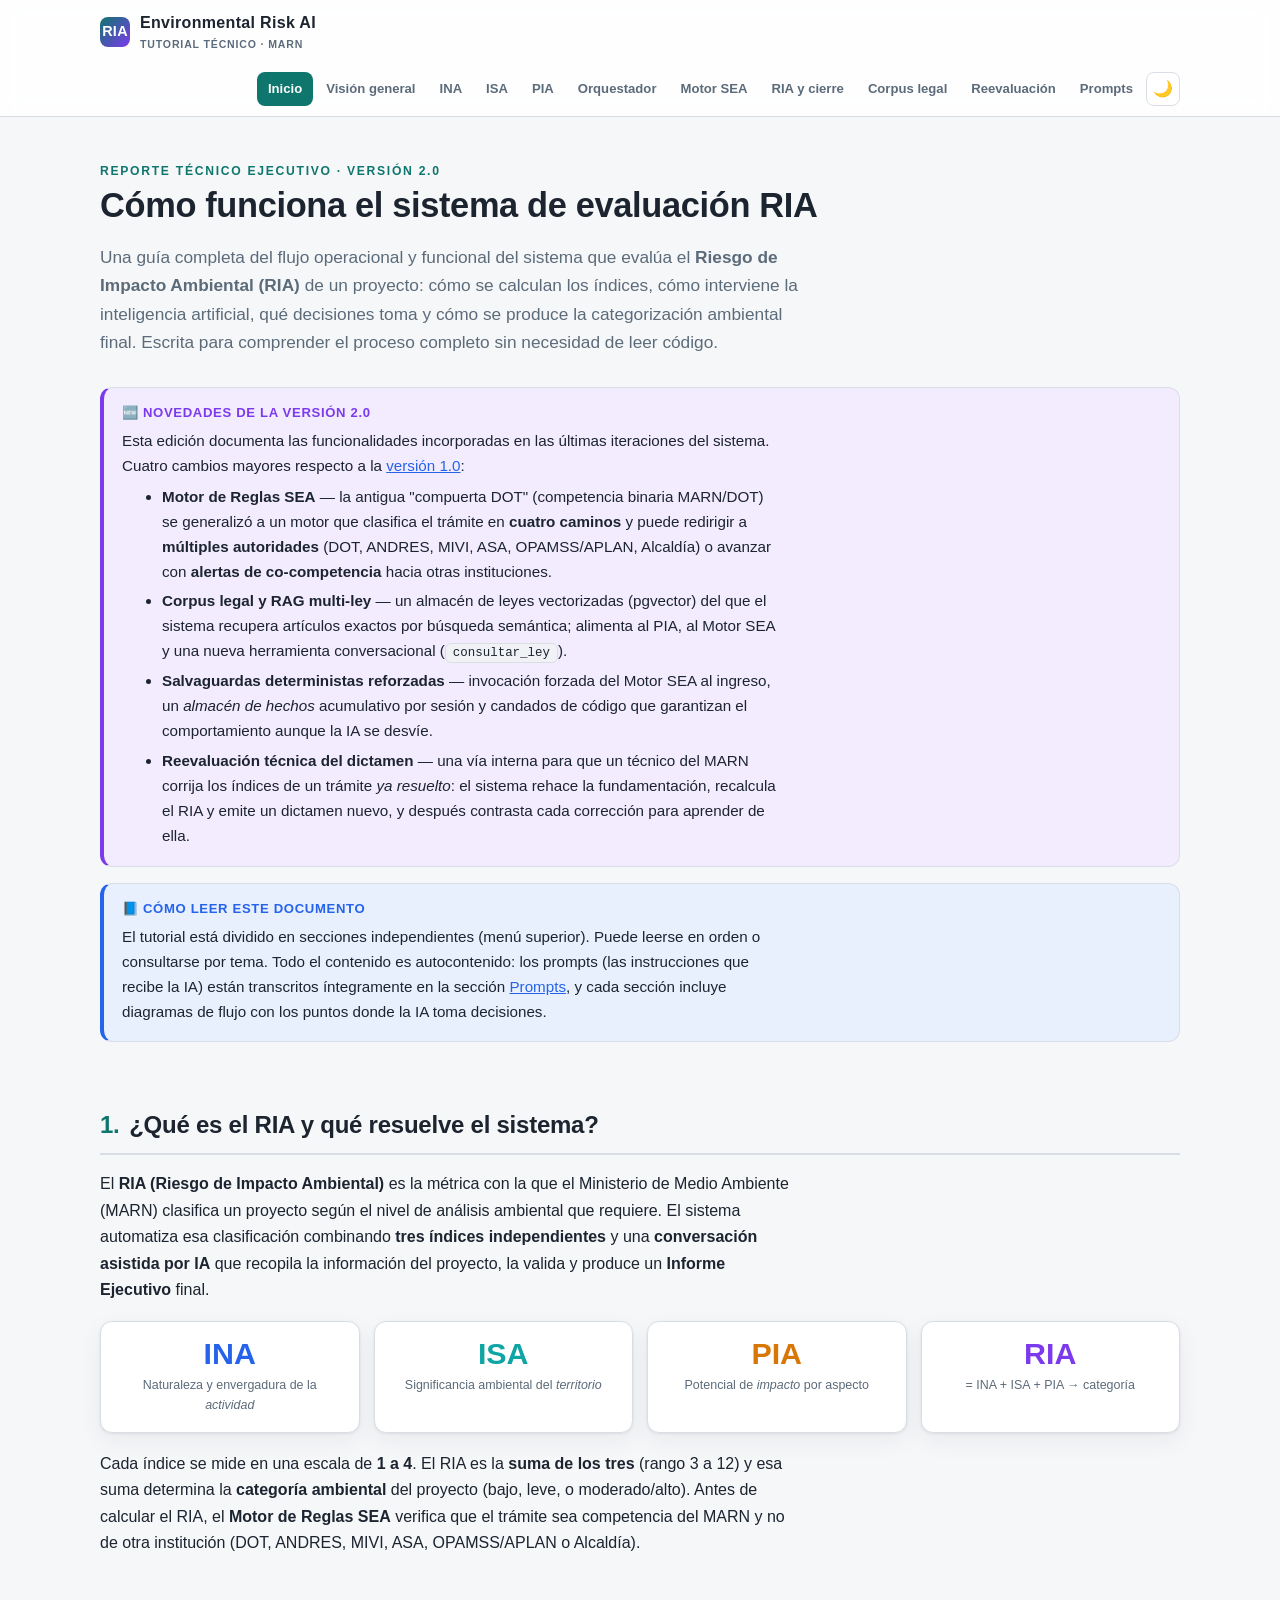
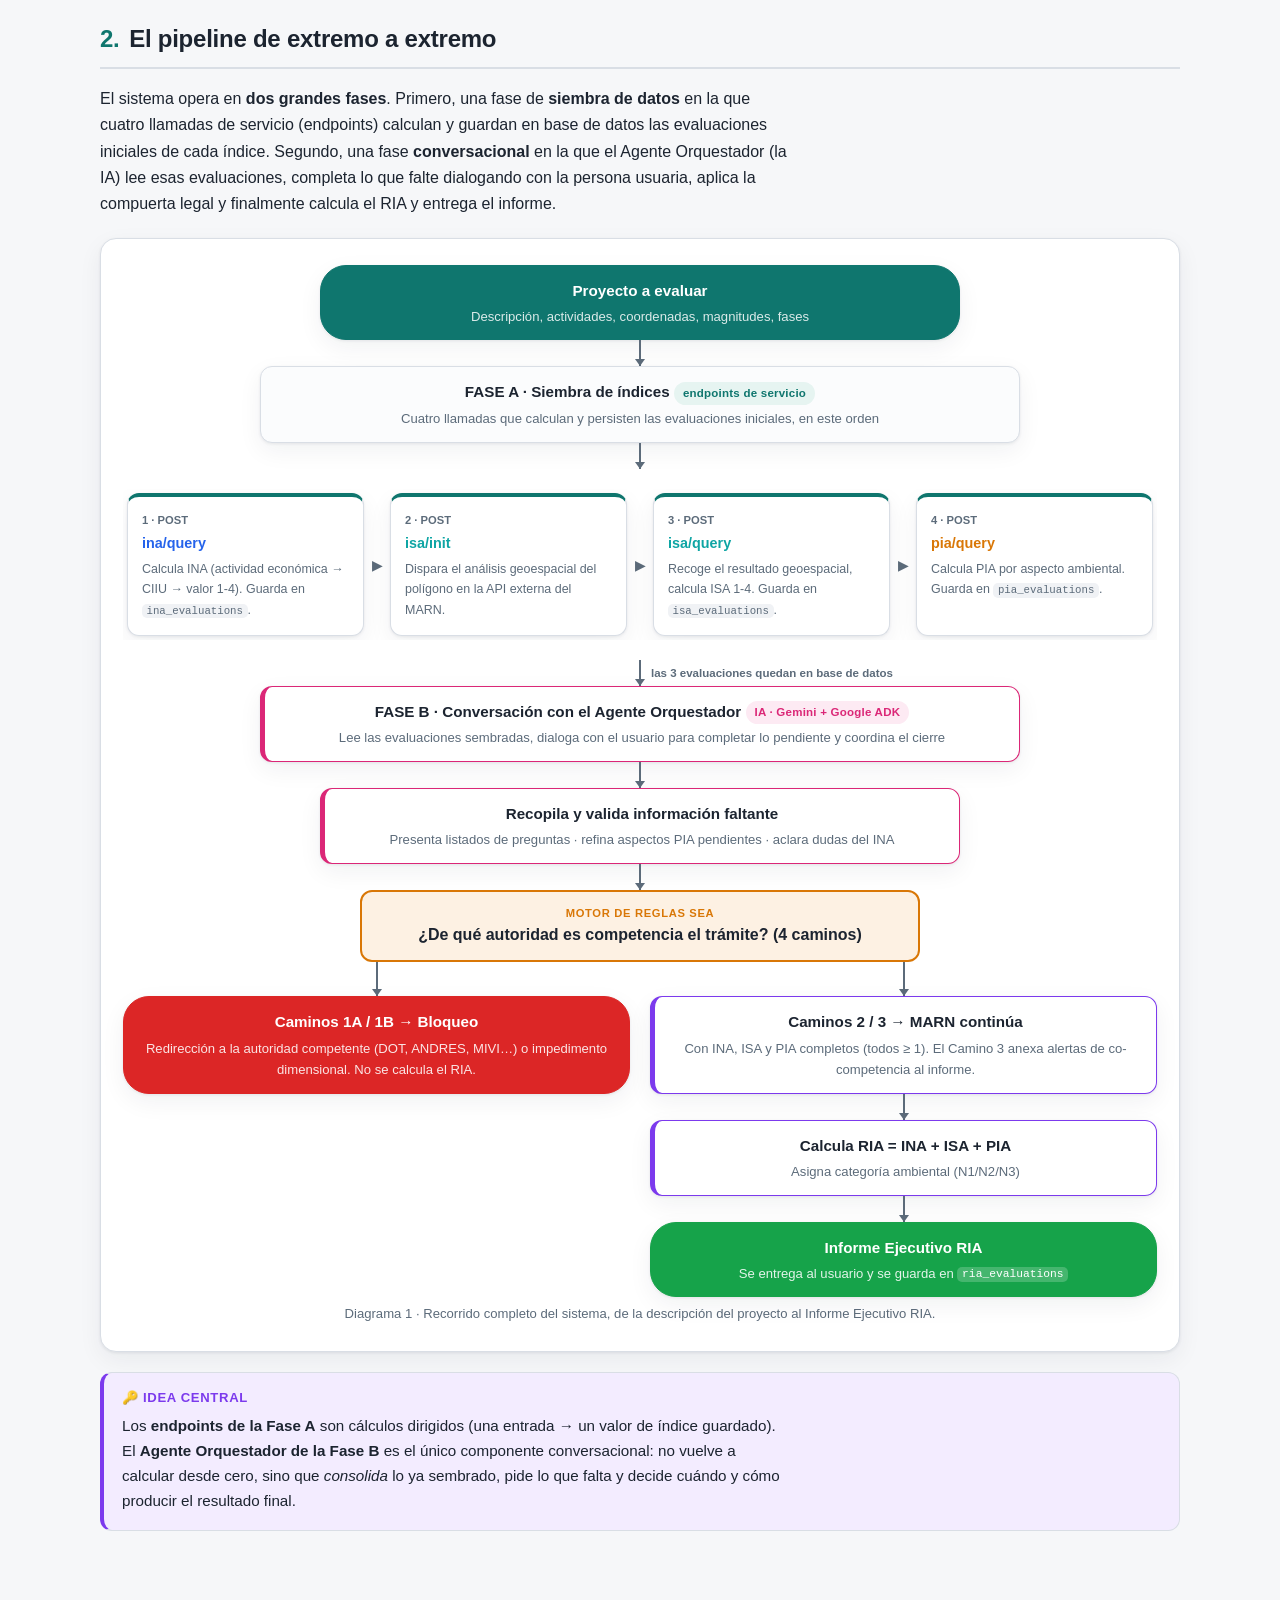
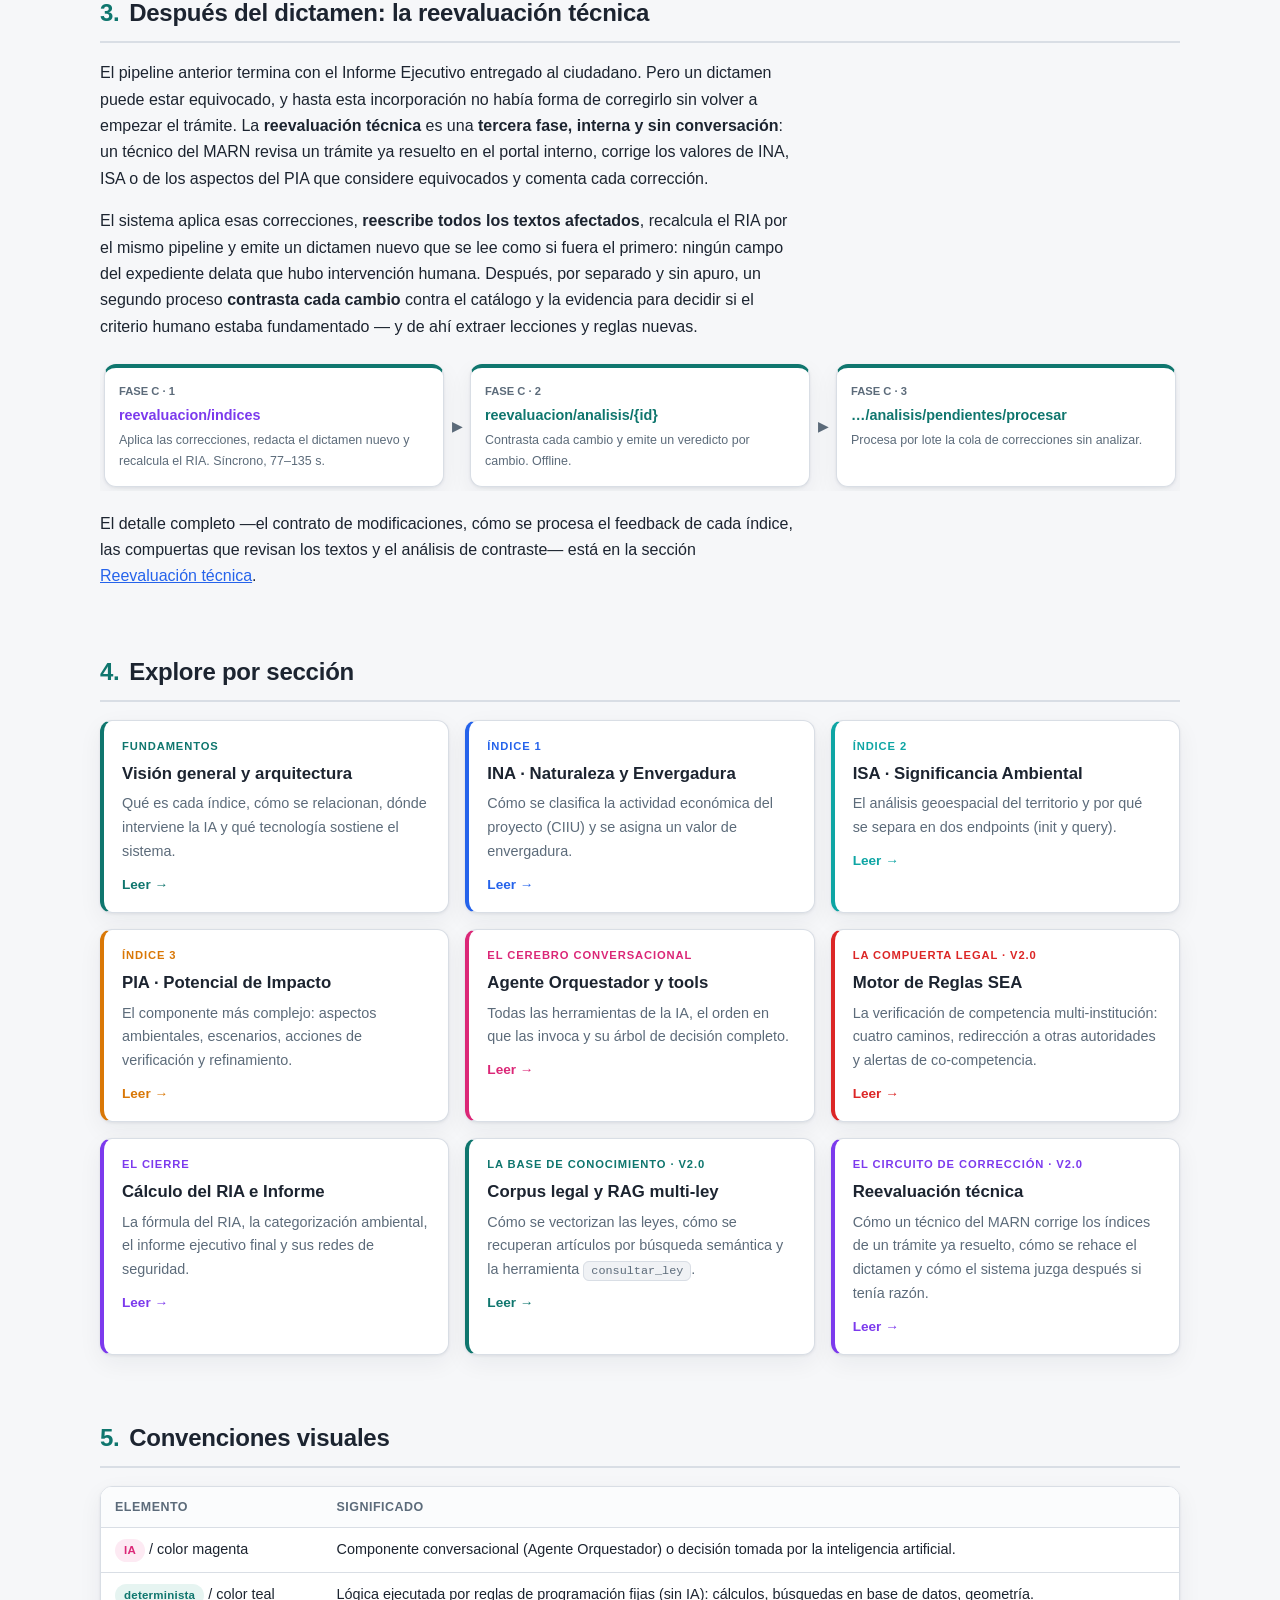
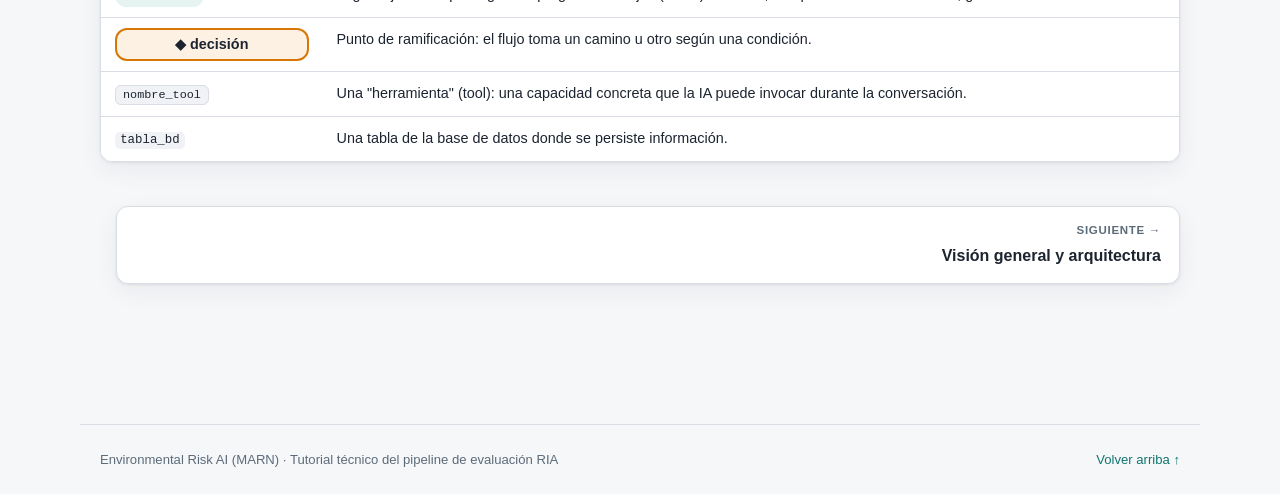
<file: index.html>
<!DOCTYPE html>
<html lang="es">
<head>
<meta charset="UTF-8">
<meta name="viewport" content="width=device-width, initial-scale=1.0">
<title>Tutorial RIA — Environmental Risk AI (MARN)</title>
<link rel="stylesheet" href="assets/styles.css">
<script src="assets/app.js"></script>
</head>
<body>

<nav class="topbar"><div class="topbar-inner">
  <a class="brand" href="index.html"><span class="logo">RIA</span><span>Environmental Risk AI<small>Tutorial técnico · MARN</small></span></a>
  <div class="navlinks">
    <a href="index.html">Inicio</a>
    <a href="01-vision-general.html">Visión general</a>
    <a href="02-ina.html">INA</a>
    <a href="03-isa.html">ISA</a>
    <a href="04-pia.html">PIA</a>
    <a href="05-orquestador.html">Orquestador</a>
    <a href="06-motor-sea.html">Motor SEA</a>
    <a href="07-ria-cierre.html">RIA y cierre</a>
    <a href="08-corpus-legal.html">Corpus legal</a>
    <a href="10-reevaluacion.html">Reevaluación</a>
    <a href="09-prompts.html">Prompts</a>
    <button class="theme-toggle" onclick="toggleTheme()" aria-label="Cambiar tema">🌙</button>
  </div>
</div></nav>

<div class="wrap">

  <header class="hero">
    <div class="kicker">Reporte técnico ejecutivo · versión 2.0</div>
    <h1>Cómo funciona el sistema de evaluación RIA</h1>
    <p class="sub">Una guía completa del flujo operacional y funcional del sistema que evalúa el <strong>Riesgo de Impacto Ambiental (RIA)</strong> de un proyecto: cómo se calculan los índices, cómo interviene la inteligencia artificial, qué decisiones toma y cómo se produce la categorización ambiental final. Escrita para comprender el proceso completo sin necesidad de leer código.</p>
  </header>

  <div class="callout key">
    <div class="ct">🆕 Novedades de la versión 2.0</div>
    <p>Esta edición documenta las funcionalidades incorporadas en las últimas iteraciones del sistema. Cuatro cambios mayores respecto a la <a href="../v1.0/index.html">versión 1.0</a>:</p>
    <ul style="margin:.4em 0 0">
      <li><strong>Motor de Reglas SEA</strong> — la antigua "compuerta DOT" (competencia binaria MARN/DOT) se generalizó a un motor que clasifica el trámite en <strong>cuatro caminos</strong> y puede redirigir a <strong>múltiples autoridades</strong> (DOT, ANDRES, MIVI, ASA, OPAMSS/APLAN, Alcaldía) o avanzar con <strong>alertas de co-competencia</strong> hacia otras instituciones.</li>
      <li><strong>Corpus legal y RAG multi-ley</strong> — un almacén de leyes vectorizadas (pgvector) del que el sistema recupera artículos exactos por búsqueda semántica; alimenta al PIA, al Motor SEA y una nueva herramienta conversacional (<span class="tool">consultar_ley</span>).</li>
      <li><strong>Salvaguardas deterministas reforzadas</strong> — invocación forzada del Motor SEA al ingreso, un <em>almacén de hechos</em> acumulativo por sesión y candados de código que garantizan el comportamiento aunque la IA se desvíe.</li>
      <li><strong>Reevaluación técnica del dictamen</strong> — una vía interna para que un técnico del MARN corrija los índices de un trámite <em>ya resuelto</em>: el sistema rehace la fundamentación, recalcula el RIA y emite un dictamen nuevo, y después contrasta cada corrección para aprender de ella.</li>
    </ul>
  </div>

  <div class="callout info">
    <div class="ct">📘 Cómo leer este documento</div>
    <p>El tutorial está dividido en secciones independientes (menú superior). Puede leerse en orden o consultarse por tema. Todo el contenido es autocontenido: los prompts (las instrucciones que recibe la IA) están transcritos íntegramente en la sección <a href="09-prompts.html">Prompts</a>, y cada sección incluye diagramas de flujo con los puntos donde la IA toma decisiones.</p>
  </div>

  <h2><span class="num">1.</span>¿Qué es el RIA y qué resuelve el sistema?</h2>
  <p>El <strong>RIA (Riesgo de Impacto Ambiental)</strong> es la métrica con la que el Ministerio de Medio Ambiente (MARN) clasifica un proyecto según el nivel de análisis ambiental que requiere. El sistema automatiza esa clasificación combinando <strong>tres índices independientes</strong> y una <strong>conversación asistida por IA</strong> que recopila la información del proyecto, la valida y produce un <strong>Informe Ejecutivo</strong> final.</p>

  <div class="tiles">
    <div class="tile"><div class="v" style="color:var(--ina)">INA</div><div class="l">Naturaleza y envergadura de la <em>actividad</em></div></div>
    <div class="tile"><div class="v" style="color:var(--isa)">ISA</div><div class="l">Significancia ambiental del <em>territorio</em></div></div>
    <div class="tile"><div class="v" style="color:var(--pia)">PIA</div><div class="l">Potencial de <em>impacto</em> por aspecto</div></div>
    <div class="tile"><div class="v" style="color:var(--ria)">RIA</div><div class="l">= INA + ISA + PIA → categoría</div></div>
  </div>

  <p>Cada índice se mide en una escala de <strong>1 a 4</strong>. El RIA es la <strong>suma de los tres</strong> (rango 3 a 12) y esa suma determina la <strong>categoría ambiental</strong> del proyecto (bajo, leve, o moderado/alto). Antes de calcular el RIA, el <strong>Motor de Reglas SEA</strong> verifica que el trámite sea competencia del MARN y no de otra institución (DOT, ANDRES, MIVI, ASA, OPAMSS/APLAN o Alcaldía).</p>

  <h2><span class="num">2.</span>El pipeline de extremo a extremo</h2>
  <p>El sistema opera en <strong>dos grandes fases</strong>. Primero, una fase de <strong>siembra de datos</strong> en la que cuatro llamadas de servicio (endpoints) calculan y guardan en base de datos las evaluaciones iniciales de cada índice. Segundo, una fase <strong>conversacional</strong> en la que el Agente Orquestador (la IA) lee esas evaluaciones, completa lo que falte dialogando con la persona usuaria, aplica la compuerta legal y finalmente calcula el RIA y entrega el informe.</p>

  <div class="flow" aria-label="Pipeline de extremo a extremo">
    <div class="flow-col">

      <div class="fnode start"><div class="ftitle">Proyecto a evaluar</div><div class="fsub">Descripción, actividades, coordenadas, magnitudes, fases</div></div>
      <div class="farrow"></div>

      <div class="fnode wide" style="background:var(--panel-2)">
        <div class="ftitle">FASE A · Siembra de índices <span class="badge b-auto">endpoints de servicio</span></div>
        <div class="fsub">Cuatro llamadas que calculan y persisten las evaluaciones iniciales, en este orden</div>
      </div>
      <div class="farrow"></div>

      <div class="pipe" style="width:100%">
        <div class="stage ep"><div class="n">1 · POST</div><div class="t" style="color:var(--ina)">ina/query</div><div class="d">Calcula INA (actividad económica → CIIU → valor 1-4). Guarda en <code>ina_evaluations</code>.</div></div>
        <div class="stage ep"><div class="n">2 · POST</div><div class="t" style="color:var(--isa)">isa/init</div><div class="d">Dispara el análisis geoespacial del polígono en la API externa del MARN.</div></div>
        <div class="stage ep"><div class="n">3 · POST</div><div class="t" style="color:var(--isa)">isa/query</div><div class="d">Recoge el resultado geoespacial, calcula ISA 1-4. Guarda en <code>isa_evaluations</code>.</div></div>
        <div class="stage ep"><div class="n">4 · POST</div><div class="t" style="color:var(--pia)">pia/query</div><div class="d">Calcula PIA por aspecto ambiental. Guarda en <code>pia_evaluations</code>.</div></div>
      </div>

      <div class="farrow lbl" data-label="las 3 evaluaciones quedan en base de datos"></div>

      <div class="fnode wide orq">
        <div class="ftitle">FASE B · Conversación con el Agente Orquestador <span class="badge b-orq">IA · Gemini + Google ADK</span></div>
        <div class="fsub">Lee las evaluaciones sembradas, dialoga con el usuario para completar lo pendiente y coordina el cierre</div>
      </div>
      <div class="farrow"></div>

      <div class="fnode orq"><div class="ftitle">Recopila y valida información faltante</div><div class="fsub">Presenta listados de preguntas · refina aspectos PIA pendientes · aclara dudas del INA</div></div>
      <div class="farrow"></div>

      <div class="fdecision"><div class="q">Motor de Reglas SEA</div>¿De qué autoridad es competencia el trámite? (4 caminos)</div>
      <div class="fbranch">
        <div class="flow-col">
          <div class="farrow no" style="height:34px"></div>
          <div class="fnode endstop"><div class="ftitle">Caminos 1A / 1B → Bloqueo</div><div class="fsub">Redirección a la autoridad competente (DOT, ANDRES, MIVI…) o impedimento dimensional. No se calcula el RIA.</div></div>
        </div>
        <div class="flow-col">
          <div class="farrow yes" style="height:34px"></div>
          <div class="fnode ria"><div class="ftitle">Caminos 2 / 3 → MARN continúa</div><div class="fsub">Con INA, ISA y PIA completos (todos ≥ 1). El Camino 3 anexa alertas de co-competencia al informe.</div></div>
          <div class="farrow"></div>
          <div class="fnode ria"><div class="ftitle">Calcula RIA = INA + ISA + PIA</div><div class="fsub">Asigna categoría ambiental (N1/N2/N3)</div></div>
          <div class="farrow"></div>
          <div class="fnode endok"><div class="ftitle">Informe Ejecutivo RIA</div><div class="fsub">Se entrega al usuario y se guarda en <code>ria_evaluations</code></div></div>
        </div>
      </div>

    </div>
    <div class="cap">Diagrama 1 · Recorrido completo del sistema, de la descripción del proyecto al Informe Ejecutivo RIA.</div>
  </div>

  <div class="callout key">
    <div class="ct">🔑 Idea central</div>
    <p>Los <strong>endpoints de la Fase A</strong> son cálculos dirigidos (una entrada → un valor de índice guardado). El <strong>Agente Orquestador de la Fase B</strong> es el único componente conversacional: no vuelve a calcular desde cero, sino que <em>consolida</em> lo ya sembrado, pide lo que falta y decide cuándo y cómo producir el resultado final.</p>
  </div>

  <h2><span class="num">3.</span>Después del dictamen: la reevaluación técnica</h2>
  <p>El pipeline anterior termina con el Informe Ejecutivo entregado al ciudadano. Pero un dictamen puede estar equivocado, y hasta esta incorporación no había forma de corregirlo sin volver a empezar el trámite. La <strong>reevaluación técnica</strong> es una <strong>tercera fase, interna y sin conversación</strong>: un técnico del MARN revisa un trámite ya resuelto en el portal interno, corrige los valores de INA, ISA o de los aspectos del PIA que considere equivocados y comenta cada corrección.</p>
  <p>El sistema aplica esas correcciones, <strong>reescribe todos los textos afectados</strong>, recalcula el RIA por el mismo pipeline y emite un dictamen nuevo que se lee como si fuera el primero: ningún campo del expediente delata que hubo intervención humana. Después, por separado y sin apuro, un segundo proceso <strong>contrasta cada cambio</strong> contra el catálogo y la evidencia para decidir si el criterio humano estaba fundamentado — y de ahí extraer lecciones y reglas nuevas.</p>

  <div class="pipe" style="width:100%">
    <div class="stage ep"><div class="n">FASE C · 1</div><div class="t" style="color:var(--ria)">reevaluacion/indices</div><div class="d">Aplica las correcciones, redacta el dictamen nuevo y recalcula el RIA. Síncrono, 77–135 s.</div></div>
    <div class="stage ep"><div class="n">FASE C · 2</div><div class="t" style="color:var(--brand)">reevaluacion/analisis/{id}</div><div class="d">Contrasta cada cambio y emite un veredicto por cambio. Offline.</div></div>
    <div class="stage ep"><div class="n">FASE C · 3</div><div class="t" style="color:var(--brand)">…/analisis/pendientes/procesar</div><div class="d">Procesa por lote la cola de correcciones sin analizar.</div></div>
  </div>

  <p>El detalle completo —el contrato de modificaciones, cómo se procesa el feedback de cada índice, las compuertas que revisan los textos y el análisis de contraste— está en la sección <a href="10-reevaluacion.html">Reevaluación técnica</a>.</p>

  <h2><span class="num">4.</span>Explore por sección</h2>
  <div class="cards">
    <a class="card link c-brand" href="01-vision-general.html">
      <div class="role">Fundamentos</div><h3>Visión general y arquitectura</h3>
      <p>Qué es cada índice, cómo se relacionan, dónde interviene la IA y qué tecnología sostiene el sistema.</p>
      <div class="arrow">Leer →</div>
    </a>
    <a class="card link c-ina" href="02-ina.html">
      <div class="role">Índice 1</div><h3>INA · Naturaleza y Envergadura</h3>
      <p>Cómo se clasifica la actividad económica del proyecto (CIIU) y se asigna un valor de envergadura.</p>
      <div class="arrow">Leer →</div>
    </a>
    <a class="card link c-isa" href="03-isa.html">
      <div class="role">Índice 2</div><h3>ISA · Significancia Ambiental</h3>
      <p>El análisis geoespacial del territorio y por qué se separa en dos endpoints (init y query).</p>
      <div class="arrow">Leer →</div>
    </a>
    <a class="card link c-pia" href="04-pia.html">
      <div class="role">Índice 3</div><h3>PIA · Potencial de Impacto</h3>
      <p>El componente más complejo: aspectos ambientales, escenarios, acciones de verificación y refinamiento.</p>
      <div class="arrow">Leer →</div>
    </a>
    <a class="card link c-orq" href="05-orquestador.html">
      <div class="role">El cerebro conversacional</div><h3>Agente Orquestador y tools</h3>
      <p>Todas las herramientas de la IA, el orden en que las invoca y su árbol de decisión completo.</p>
      <div class="arrow">Leer →</div>
    </a>
    <a class="card link" href="06-motor-sea.html" style="border-left-color:var(--stop)">
      <div class="role" style="color:var(--stop)">La compuerta legal · v2.0</div><h3>Motor de Reglas SEA</h3>
      <p>La verificación de competencia multi-institución: cuatro caminos, redirección a otras autoridades y alertas de co-competencia.</p>
      <div class="arrow" style="color:var(--stop)">Leer →</div>
    </a>
    <a class="card link c-ria" href="07-ria-cierre.html">
      <div class="role">El cierre</div><h3>Cálculo del RIA e Informe</h3>
      <p>La fórmula del RIA, la categorización ambiental, el informe ejecutivo final y sus redes de seguridad.</p>
      <div class="arrow">Leer →</div>
    </a>
    <a class="card link c-brand" href="08-corpus-legal.html">
      <div class="role">La base de conocimiento · v2.0</div><h3>Corpus legal y RAG multi-ley</h3>
      <p>Cómo se vectorizan las leyes, cómo se recuperan artículos por búsqueda semántica y la herramienta <span class="tool">consultar_ley</span>.</p>
      <div class="arrow">Leer →</div>
    </a>
    <a class="card link c-ria" href="10-reevaluacion.html">
      <div class="role">El circuito de corrección · v2.0</div><h3>Reevaluación técnica</h3>
      <p>Cómo un técnico del MARN corrige los índices de un trámite ya resuelto, cómo se rehace el dictamen y cómo el sistema juzga después si tenía razón.</p>
      <div class="arrow">Leer →</div>
    </a>
  </div>

  <h2><span class="num">5.</span>Convenciones visuales</h2>
  <div class="tablewrap">
    <table>
      <thead><tr><th>Elemento</th><th>Significado</th></tr></thead>
      <tbody>
        <tr><td><span class="badge b-orq">IA</span> / color magenta</td><td>Componente conversacional (Agente Orquestador) o decisión tomada por la inteligencia artificial.</td></tr>
        <tr><td><span class="badge b-auto">determinista</span> / color teal</td><td>Lógica ejecutada por reglas de programación fijas (sin IA): cálculos, búsquedas en base de datos, geometría.</td></tr>
        <tr><td><span class="fdecision" style="display:inline-block;padding:3px 12px">◆ decisión</span></td><td>Punto de ramificación: el flujo toma un camino u otro según una condición.</td></tr>
        <tr><td><span class="tool">nombre_tool</span></td><td>Una "herramienta" (tool): una capacidad concreta que la IA puede invocar durante la conversación.</td></tr>
        <tr><td><code>tabla_bd</code></td><td>Una tabla de la base de datos donde se persiste información.</td></tr>
      </tbody>
    </table>
  </div>

  <div class="pager">
    <span></span>
    <a class="next" href="01-vision-general.html"><div class="dir">Siguiente →</div><div class="ti">Visión general y arquitectura</div></a>
  </div>

</div>

<footer class="foot">
  <div>Environmental Risk AI (MARN) · Tutorial técnico del pipeline de evaluación RIA</div>
  <div><a href="#">Volver arriba ↑</a></div>
</footer>

</body>
</html>
</file>
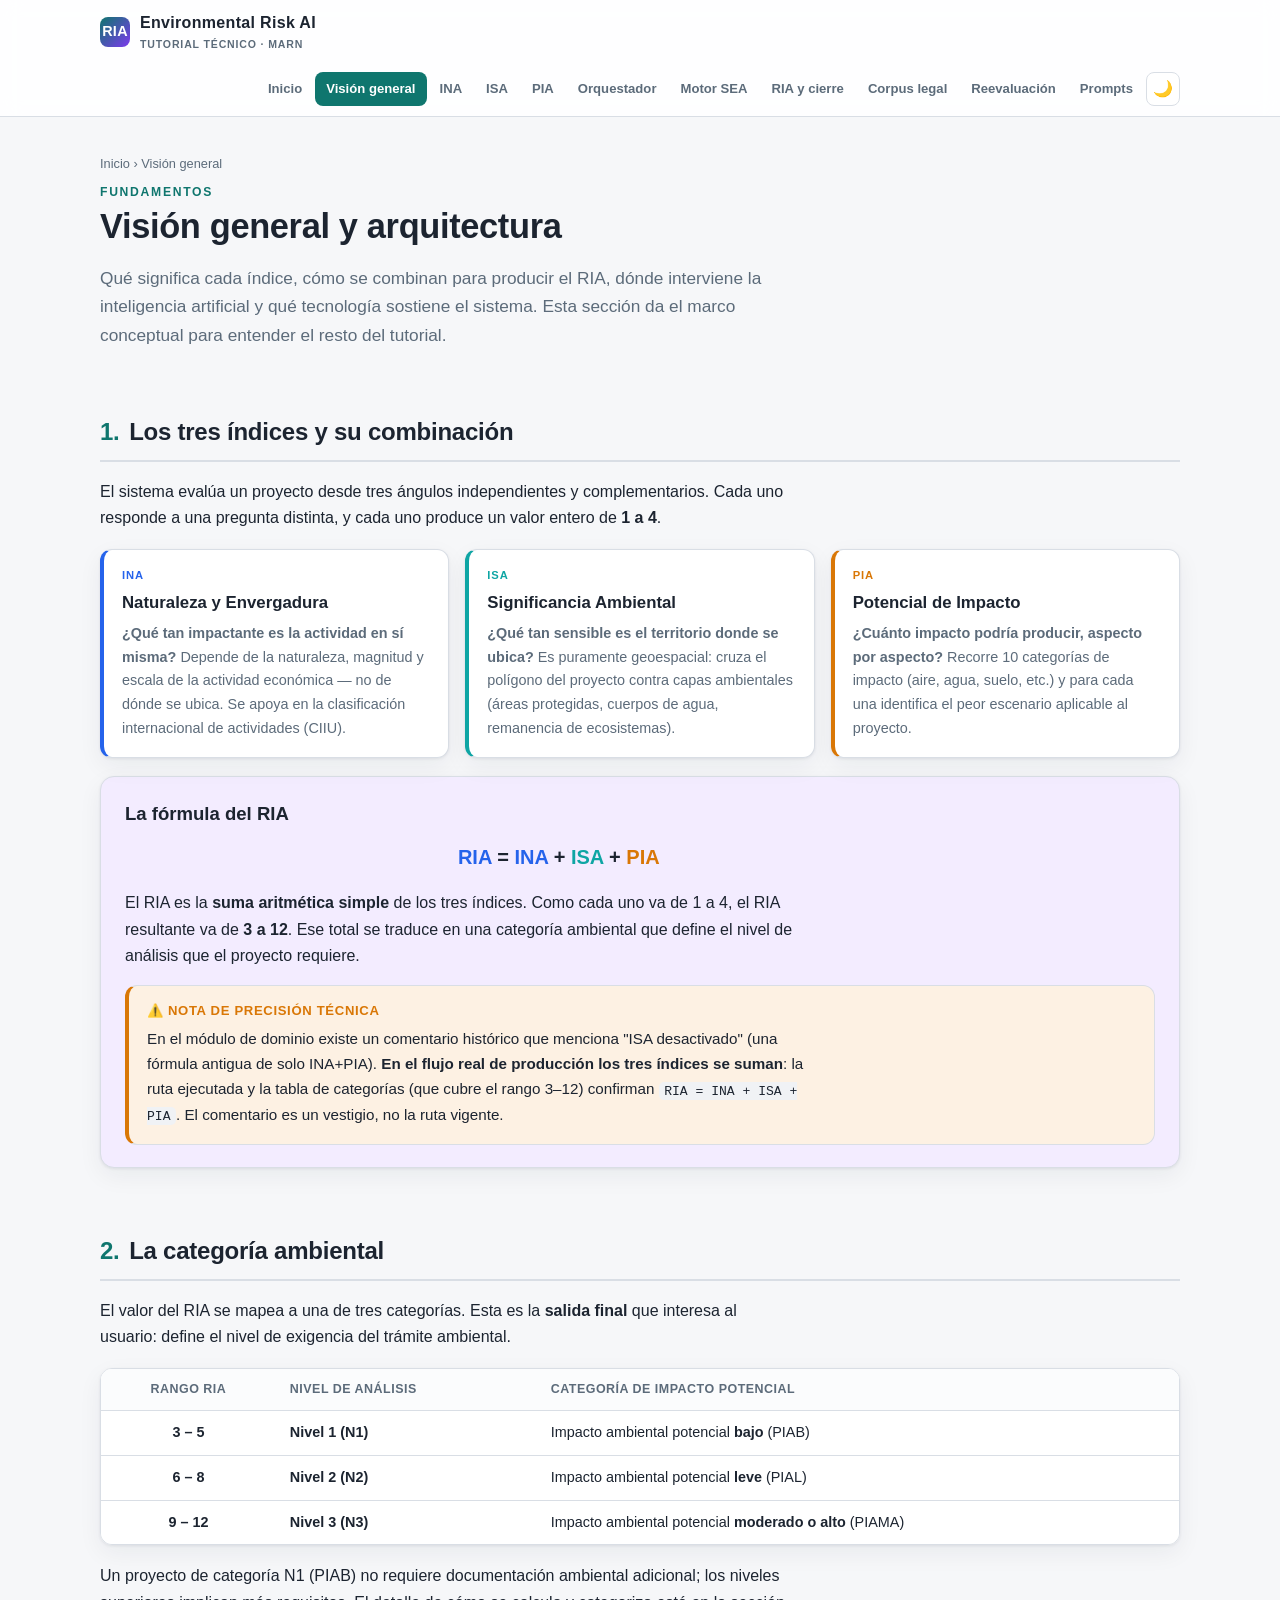
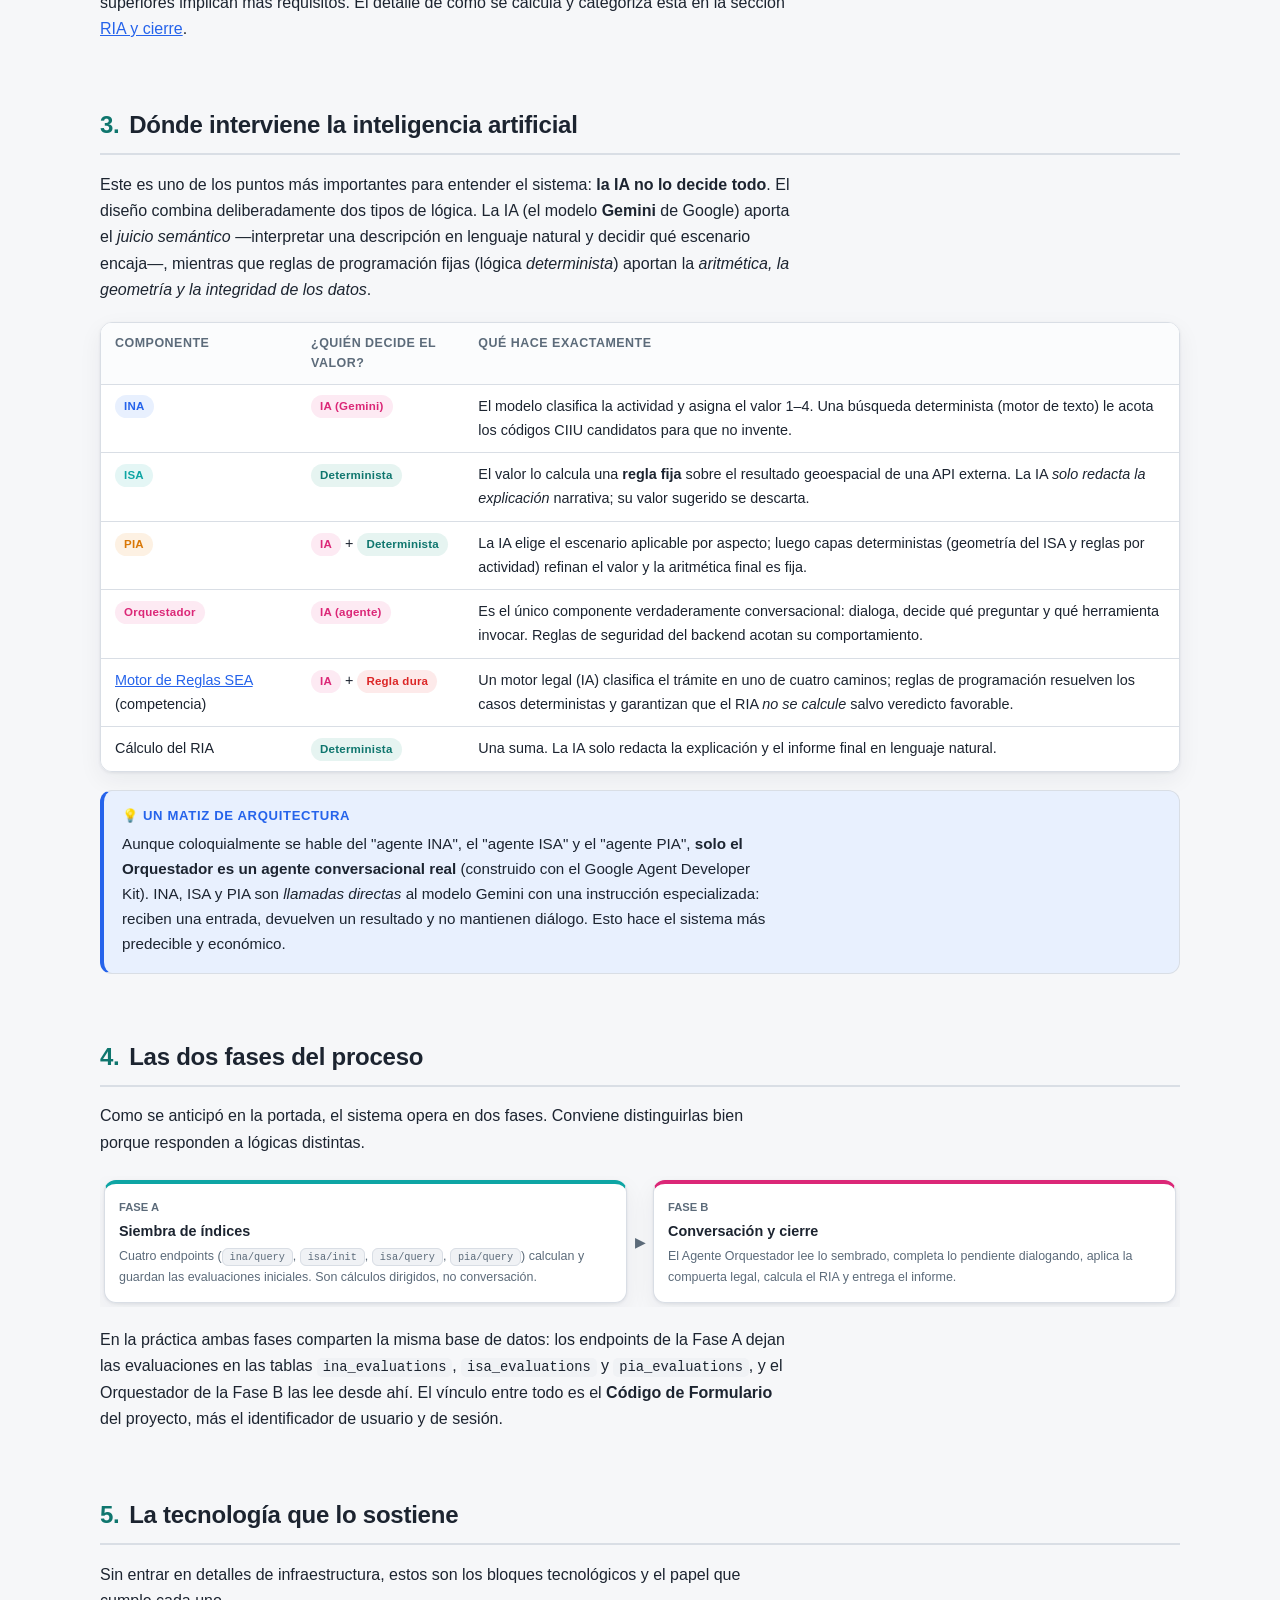
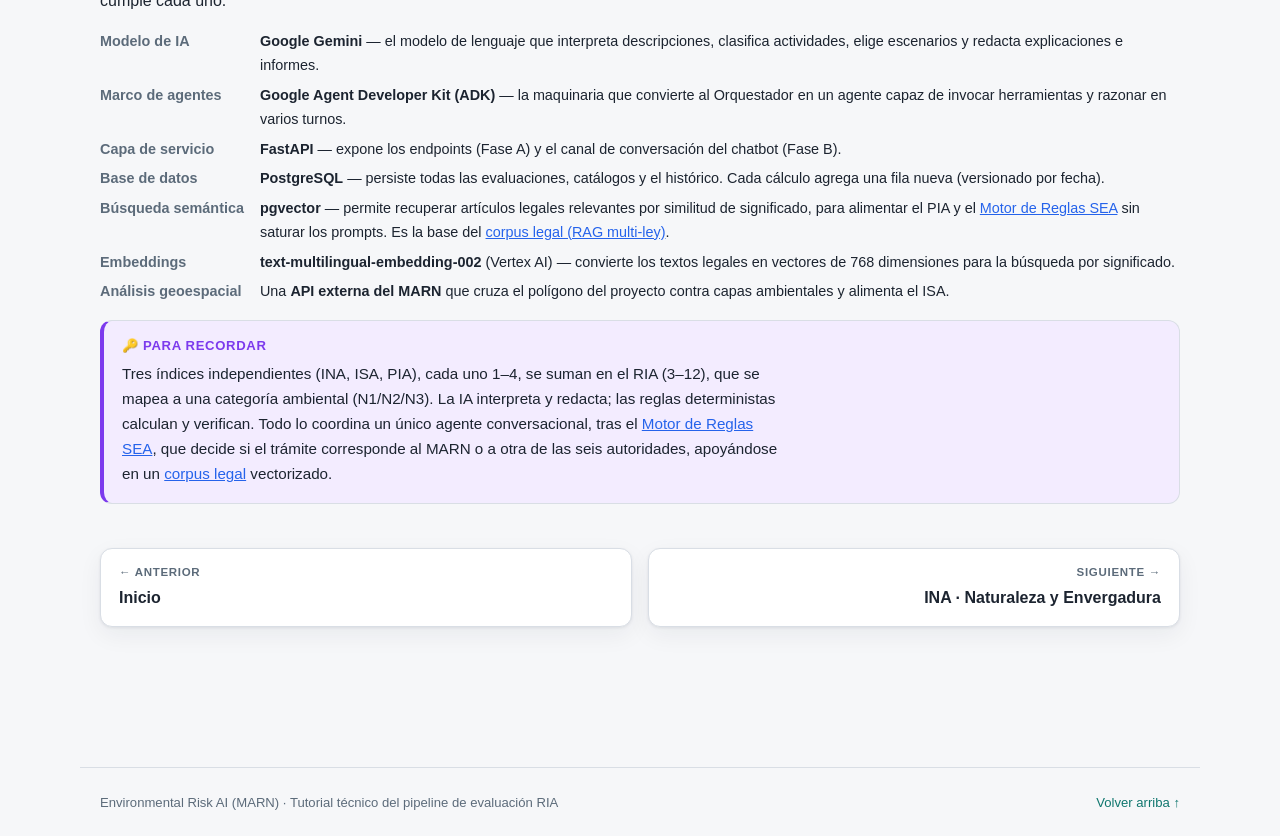
<file: 01-vision-general.html>
<!DOCTYPE html>
<html lang="es">
<head>
<meta charset="UTF-8">
<meta name="viewport" content="width=device-width, initial-scale=1.0">
<title>Visión general y arquitectura · Tutorial RIA</title>
<link rel="stylesheet" href="assets/styles.css">
<script src="assets/app.js"></script>
</head>
<body>

<nav class="topbar"><div class="topbar-inner">
  <a class="brand" href="index.html"><span class="logo">RIA</span><span>Environmental Risk AI<small>Tutorial técnico · MARN</small></span></a>
  <div class="navlinks">
    <a href="index.html">Inicio</a>
    <a href="01-vision-general.html">Visión general</a>
    <a href="02-ina.html">INA</a>
    <a href="03-isa.html">ISA</a>
    <a href="04-pia.html">PIA</a>
    <a href="05-orquestador.html">Orquestador</a>
    <a href="06-motor-sea.html">Motor SEA</a>
    <a href="07-ria-cierre.html">RIA y cierre</a>
    <a href="08-corpus-legal.html">Corpus legal</a>
    <a href="10-reevaluacion.html">Reevaluación</a>
    <a href="09-prompts.html">Prompts</a>
    <button class="theme-toggle" onclick="toggleTheme()" aria-label="Cambiar tema">🌙</button>
  </div>
</div></nav>

<div class="wrap">

  <div class="crumb"><a href="index.html">Inicio</a> › Visión general</div>
  <header class="hero">
    <div class="kicker">Fundamentos</div>
    <h1>Visión general y arquitectura</h1>
    <p class="sub">Qué significa cada índice, cómo se combinan para producir el RIA, dónde interviene la inteligencia artificial y qué tecnología sostiene el sistema. Esta sección da el marco conceptual para entender el resto del tutorial.</p>
  </header>

  <h2><span class="num">1.</span>Los tres índices y su combinación</h2>
  <p>El sistema evalúa un proyecto desde tres ángulos independientes y complementarios. Cada uno responde a una pregunta distinta, y cada uno produce un valor entero de <strong>1 a 4</strong>.</p>

  <div class="cards">
    <div class="card c-ina">
      <div class="role">INA</div><h3>Naturaleza y Envergadura</h3>
      <p><strong>¿Qué tan impactante es la actividad en sí misma?</strong> Depende de la naturaleza, magnitud y escala de la actividad económica — no de dónde se ubica. Se apoya en la clasificación internacional de actividades (CIIU).</p>
    </div>
    <div class="card c-isa">
      <div class="role">ISA</div><h3>Significancia Ambiental</h3>
      <p><strong>¿Qué tan sensible es el territorio donde se ubica?</strong> Es puramente geoespacial: cruza el polígono del proyecto contra capas ambientales (áreas protegidas, cuerpos de agua, remanencia de ecosistemas).</p>
    </div>
    <div class="card c-pia">
      <div class="role">PIA</div><h3>Potencial de Impacto</h3>
      <p><strong>¿Cuánto impacto podría producir, aspecto por aspecto?</strong> Recorre 10 categorías de impacto (aire, agua, suelo, etc.) y para cada una identifica el peor escenario aplicable al proyecto.</p>
    </div>
  </div>

  <div class="panel tint-ria">
    <h3 style="margin-top:0">La fórmula del RIA</h3>
    <p style="font-size:1.25rem; text-align:center; font-weight:700; margin:12px 0">
      <span style="color:var(--ina)">RIA</span> = <span style="color:var(--ina)">INA</span> + <span style="color:var(--isa)">ISA</span> + <span style="color:var(--pia)">PIA</span>
    </p>
    <p>El RIA es la <strong>suma aritmética simple</strong> de los tres índices. Como cada uno va de 1 a 4, el RIA resultante va de <strong>3 a 12</strong>. Ese total se traduce en una categoría ambiental que define el nivel de análisis que el proyecto requiere.</p>
    <div class="callout warn" style="margin-bottom:0">
      <div class="ct">⚠️ Nota de precisión técnica</div>
      <p>En el módulo de dominio existe un comentario histórico que menciona "ISA desactivado" (una fórmula antigua de solo INA+PIA). <strong>En el flujo real de producción los tres índices se suman</strong>: la ruta ejecutada y la tabla de categorías (que cubre el rango 3–12) confirman <code>RIA = INA + ISA + PIA</code>. El comentario es un vestigio, no la ruta vigente.</p>
    </div>
  </div>

  <h2><span class="num">2.</span>La categoría ambiental</h2>
  <p>El valor del RIA se mapea a una de tres categorías. Esta es la <strong>salida final</strong> que interesa al usuario: define el nivel de exigencia del trámite ambiental.</p>
  <div class="tablewrap">
    <table class="scale">
      <thead><tr><th class="t-center">Rango RIA</th><th>Nivel de análisis</th><th>Categoría de impacto potencial</th></tr></thead>
      <tbody>
        <tr><td>3 – 5</td><td><strong>Nivel 1 (N1)</strong></td><td>Impacto ambiental potencial <strong>bajo</strong> (PIAB)</td></tr>
        <tr><td>6 – 8</td><td><strong>Nivel 2 (N2)</strong></td><td>Impacto ambiental potencial <strong>leve</strong> (PIAL)</td></tr>
        <tr><td>9 – 12</td><td><strong>Nivel 3 (N3)</strong></td><td>Impacto ambiental potencial <strong>moderado o alto</strong> (PIAMA)</td></tr>
      </tbody>
    </table>
  </div>
  <p>Un proyecto de categoría N1 (PIAB) no requiere documentación ambiental adicional; los niveles superiores implican más requisitos. El detalle de cómo se calcula y categoriza está en la sección <a href="07-ria-cierre.html">RIA y cierre</a>.</p>

  <h2><span class="num">3.</span>Dónde interviene la inteligencia artificial</h2>
  <p>Este es uno de los puntos más importantes para entender el sistema: <strong>la IA no lo decide todo</strong>. El diseño combina deliberadamente dos tipos de lógica. La IA (el modelo <strong>Gemini</strong> de Google) aporta el <em>juicio semántico</em> —interpretar una descripción en lenguaje natural y decidir qué escenario encaja—, mientras que reglas de programación fijas (lógica <em>determinista</em>) aportan la <em>aritmética, la geometría y la integridad de los datos</em>.</p>

  <div class="tablewrap">
    <table>
      <thead><tr><th>Componente</th><th>¿Quién decide el valor?</th><th>Qué hace exactamente</th></tr></thead>
      <tbody>
        <tr>
          <td><span class="badge b-ina">INA</span></td>
          <td><span class="badge b-orq">IA (Gemini)</span></td>
          <td>El modelo clasifica la actividad y asigna el valor 1–4. Una búsqueda determinista (motor de texto) le acota los códigos CIIU candidatos para que no invente.</td>
        </tr>
        <tr>
          <td><span class="badge b-isa">ISA</span></td>
          <td><span class="badge b-auto">Determinista</span></td>
          <td>El valor lo calcula una <strong>regla fija</strong> sobre el resultado geoespacial de una API externa. La IA <em>solo redacta la explicación</em> narrativa; su valor sugerido se descarta.</td>
        </tr>
        <tr>
          <td><span class="badge b-pia">PIA</span></td>
          <td><span class="badge b-orq">IA</span> + <span class="badge b-auto">Determinista</span></td>
          <td>La IA elige el escenario aplicable por aspecto; luego capas deterministas (geometría del ISA y reglas por actividad) refinan el valor y la aritmética final es fija.</td>
        </tr>
        <tr>
          <td><span class="badge b-orq">Orquestador</span></td>
          <td><span class="badge b-orq">IA (agente)</span></td>
          <td>Es el único componente verdaderamente conversacional: dialoga, decide qué preguntar y qué herramienta invocar. Reglas de seguridad del backend acotan su comportamiento.</td>
        </tr>
        <tr>
          <td><a href="06-motor-sea.html">Motor de Reglas SEA</a> (competencia)</td>
          <td><span class="badge b-orq">IA</span> + <span class="badge b-stop">Regla dura</span></td>
          <td>Un motor legal (IA) clasifica el trámite en uno de cuatro caminos; reglas de programación resuelven los casos deterministas y garantizan que el RIA <em>no se calcule</em> salvo veredicto favorable.</td>
        </tr>
        <tr>
          <td>Cálculo del RIA</td>
          <td><span class="badge b-auto">Determinista</span></td>
          <td>Una suma. La IA solo redacta la explicación y el informe final en lenguaje natural.</td>
        </tr>
      </tbody>
    </table>
  </div>

  <div class="callout info">
    <div class="ct">💡 Un matiz de arquitectura</div>
    <p>Aunque coloquialmente se hable del "agente INA", el "agente ISA" y el "agente PIA", <strong>solo el Orquestador es un agente conversacional real</strong> (construido con el Google Agent Developer Kit). INA, ISA y PIA son <em>llamadas directas</em> al modelo Gemini con una instrucción especializada: reciben una entrada, devuelven un resultado y no mantienen diálogo. Esto hace el sistema más predecible y económico.</p>
  </div>

  <h2><span class="num">4.</span>Las dos fases del proceso</h2>
  <p>Como se anticipó en la portada, el sistema opera en dos fases. Conviene distinguirlas bien porque responden a lógicas distintas.</p>

  <div class="pipe">
    <div class="stage ep" style="border-top-color:var(--isa)">
      <div class="n">FASE A</div>
      <div class="t">Siembra de índices</div>
      <div class="d">Cuatro endpoints (<span class="tool">ina/query</span>, <span class="tool">isa/init</span>, <span class="tool">isa/query</span>, <span class="tool">pia/query</span>) calculan y guardan las evaluaciones iniciales. Son cálculos dirigidos, no conversación.</div>
    </div>
    <div class="stage ep" style="border-top-color:var(--orq)">
      <div class="n">FASE B</div>
      <div class="t">Conversación y cierre</div>
      <div class="d">El Agente Orquestador lee lo sembrado, completa lo pendiente dialogando, aplica la compuerta legal, calcula el RIA y entrega el informe.</div>
    </div>
  </div>

  <p>En la práctica ambas fases comparten la misma base de datos: los endpoints de la Fase A dejan las evaluaciones en las tablas <code>ina_evaluations</code>, <code>isa_evaluations</code> y <code>pia_evaluations</code>, y el Orquestador de la Fase B las lee desde ahí. El vínculo entre todo es el <strong>Código de Formulario</strong> del proyecto, más el identificador de usuario y de sesión.</p>

  <h2><span class="num">5.</span>La tecnología que lo sostiene</h2>
  <p>Sin entrar en detalles de infraestructura, estos son los bloques tecnológicos y el papel que cumple cada uno.</p>
  <dl class="meta">
    <dt>Modelo de IA</dt><dd><strong>Google Gemini</strong> — el modelo de lenguaje que interpreta descripciones, clasifica actividades, elige escenarios y redacta explicaciones e informes.</dd>
    <dt>Marco de agentes</dt><dd><strong>Google Agent Developer Kit (ADK)</strong> — la maquinaria que convierte al Orquestador en un agente capaz de invocar herramientas y razonar en varios turnos.</dd>
    <dt>Capa de servicio</dt><dd><strong>FastAPI</strong> — expone los endpoints (Fase A) y el canal de conversación del chatbot (Fase B).</dd>
    <dt>Base de datos</dt><dd><strong>PostgreSQL</strong> — persiste todas las evaluaciones, catálogos y el histórico. Cada cálculo agrega una fila nueva (versionado por fecha).</dd>
    <dt>Búsqueda semántica</dt><dd><strong>pgvector</strong> — permite recuperar artículos legales relevantes por similitud de significado, para alimentar el PIA y el <a href="06-motor-sea.html">Motor de Reglas SEA</a> sin saturar los prompts. Es la base del <a href="08-corpus-legal.html">corpus legal (RAG multi-ley)</a>.</dd>
    <dt>Embeddings</dt><dd><strong>text-multilingual-embedding-002</strong> (Vertex AI) — convierte los textos legales en vectores de 768 dimensiones para la búsqueda por significado.</dd>
    <dt>Análisis geoespacial</dt><dd>Una <strong>API externa del MARN</strong> que cruza el polígono del proyecto contra capas ambientales y alimenta el ISA.</dd>
  </dl>

  <div class="callout key">
    <div class="ct">🔑 Para recordar</div>
    <p>Tres índices independientes (INA, ISA, PIA), cada uno 1–4, se suman en el RIA (3–12), que se mapea a una categoría ambiental (N1/N2/N3). La IA interpreta y redacta; las reglas deterministas calculan y verifican. Todo lo coordina un único agente conversacional, tras el <a href="06-motor-sea.html">Motor de Reglas SEA</a>, que decide si el trámite corresponde al MARN o a otra de las seis autoridades, apoyándose en un <a href="08-corpus-legal.html">corpus legal</a> vectorizado.</p>
  </div>

  <div class="pager">
    <a href="index.html"><div class="dir">← Anterior</div><div class="ti">Inicio</div></a>
    <a class="next" href="02-ina.html"><div class="dir">Siguiente →</div><div class="ti">INA · Naturaleza y Envergadura</div></a>
  </div>

</div>

<footer class="foot">
  <div>Environmental Risk AI (MARN) · Tutorial técnico del pipeline de evaluación RIA</div>
  <div><a href="#">Volver arriba ↑</a></div>
</footer>

</body>
</html>
</file>
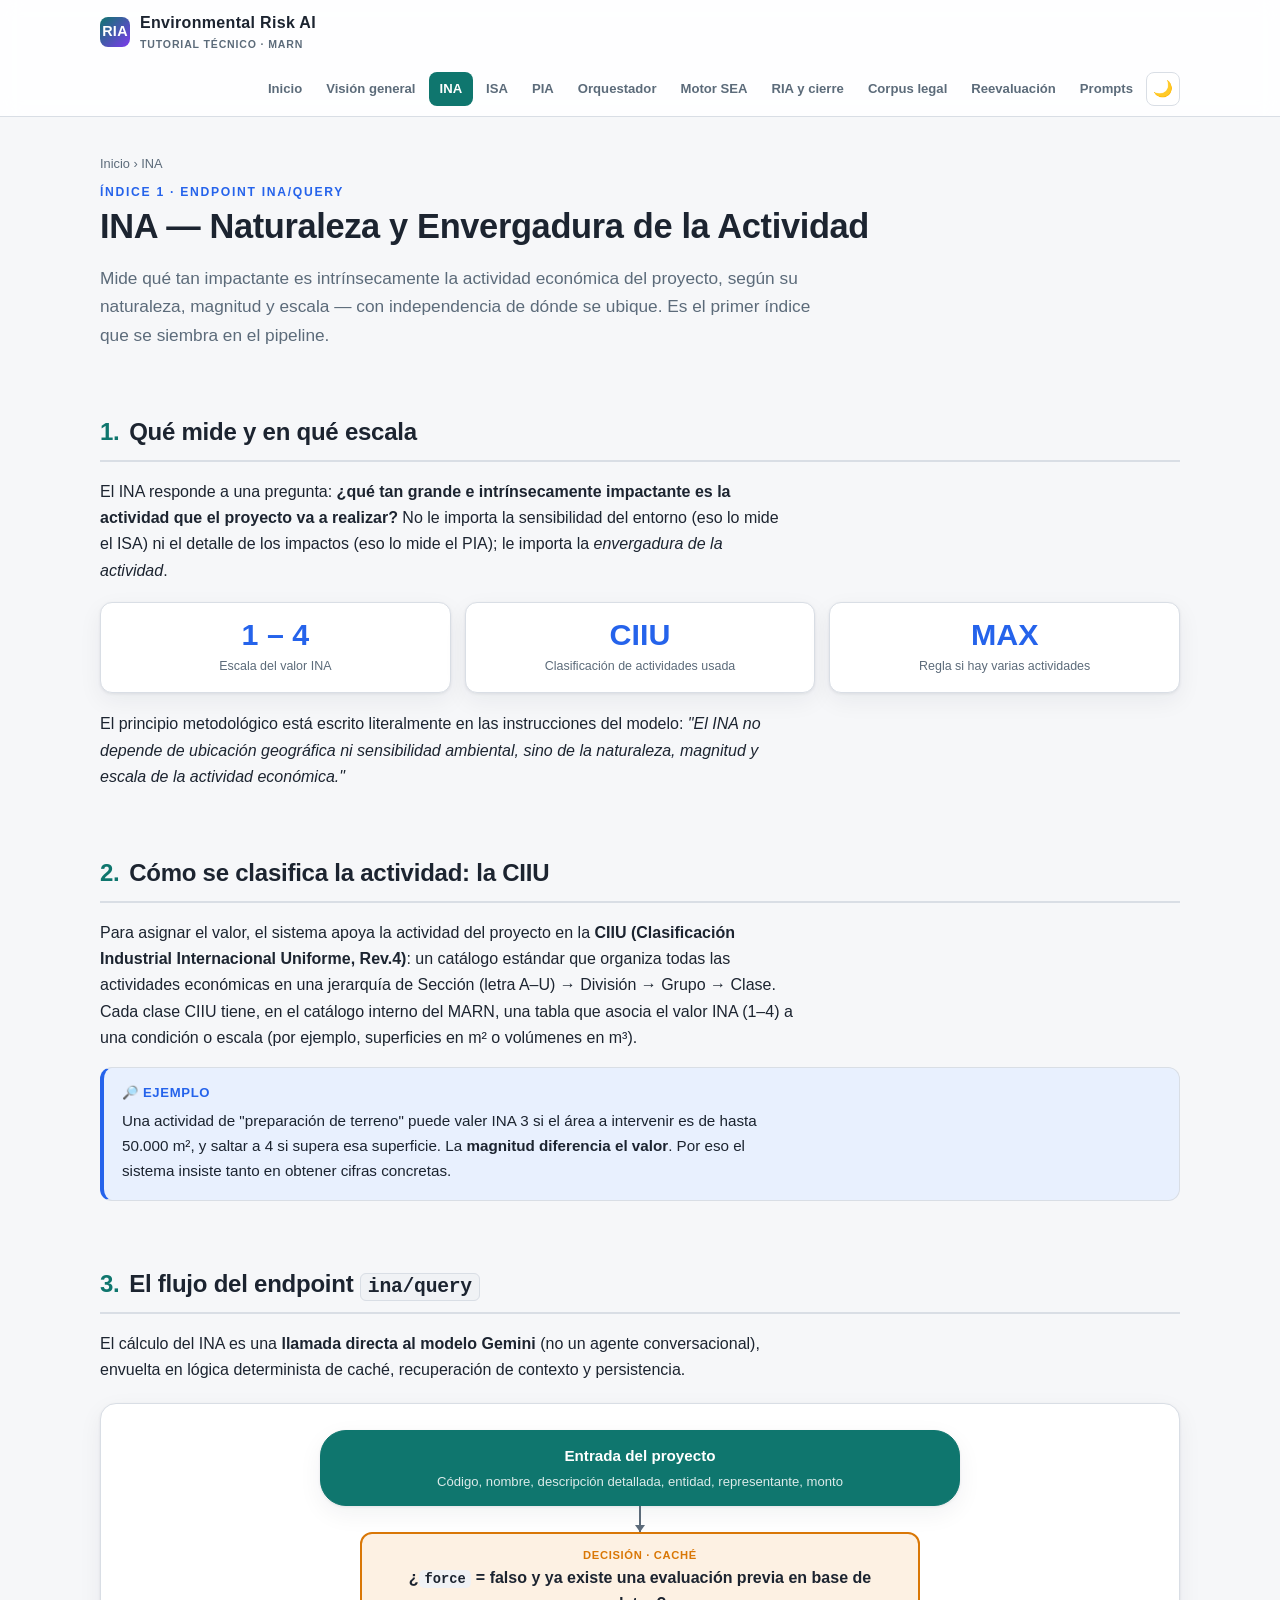
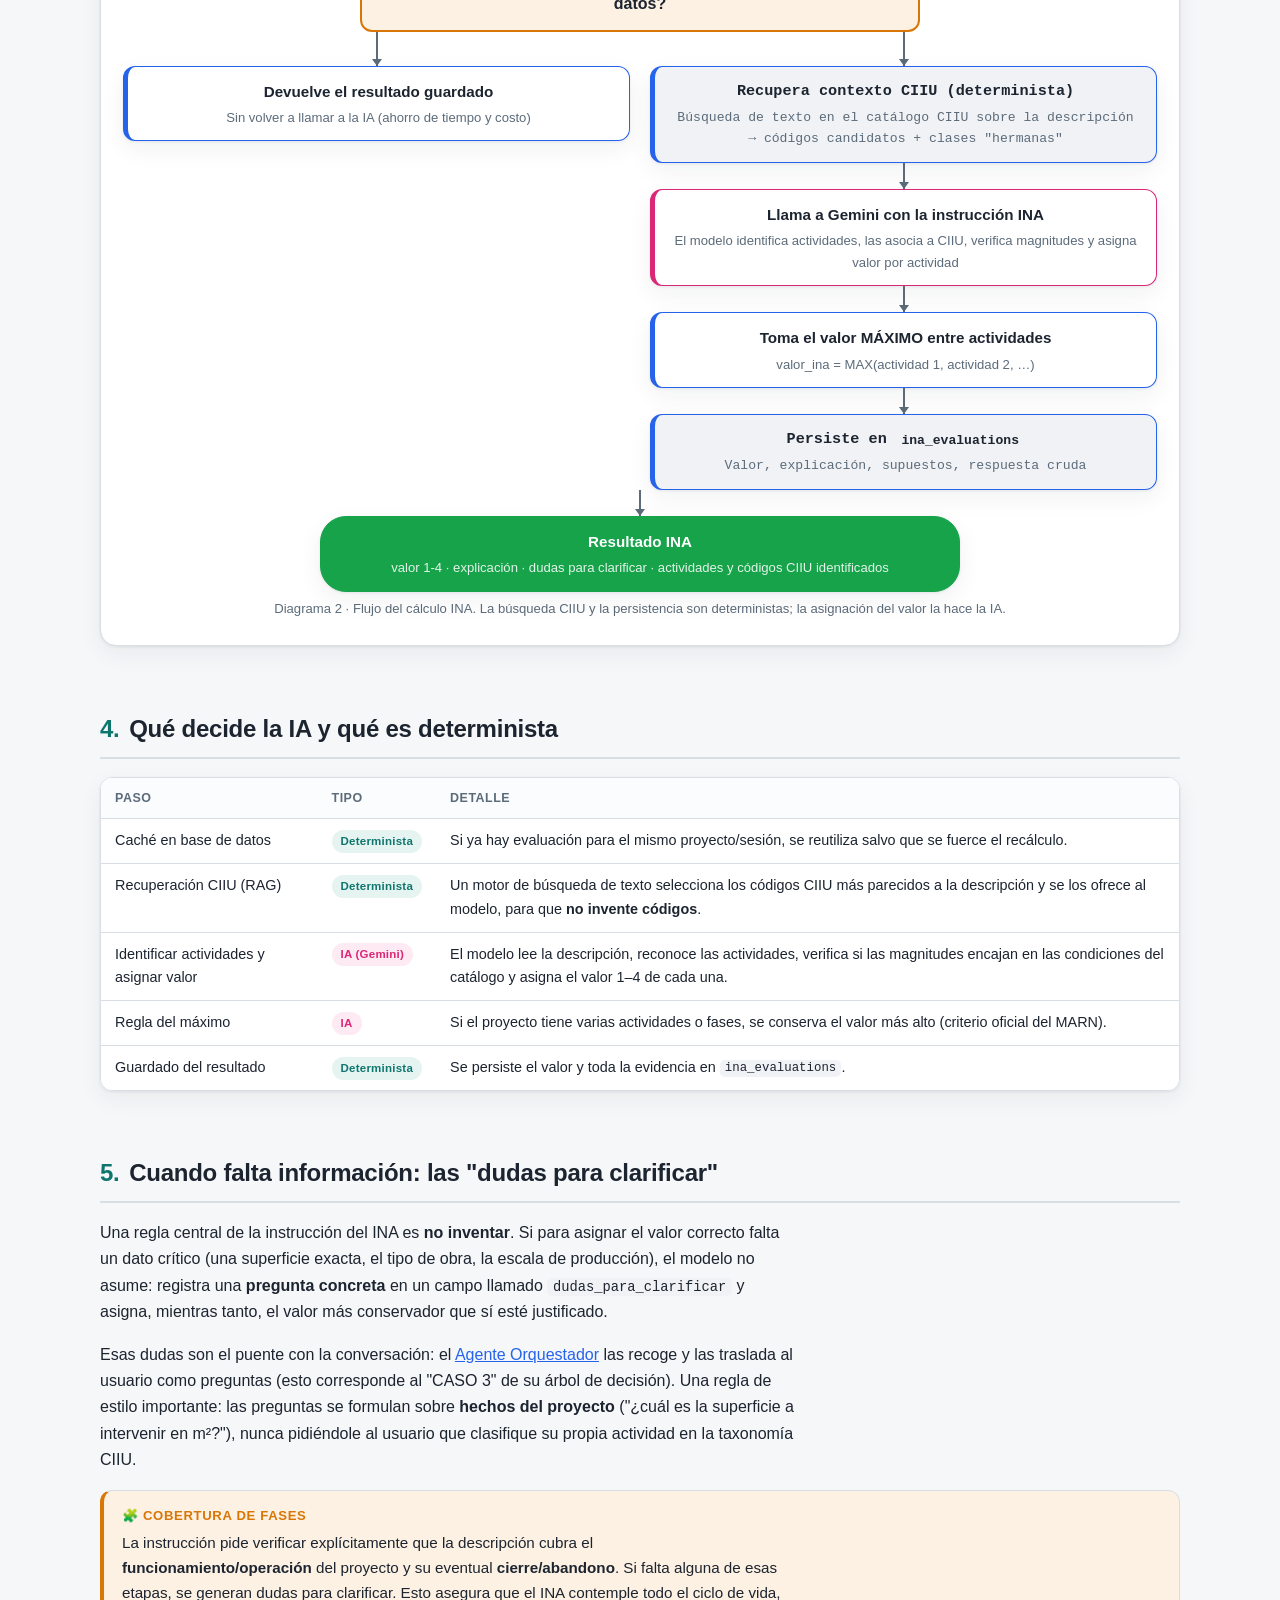
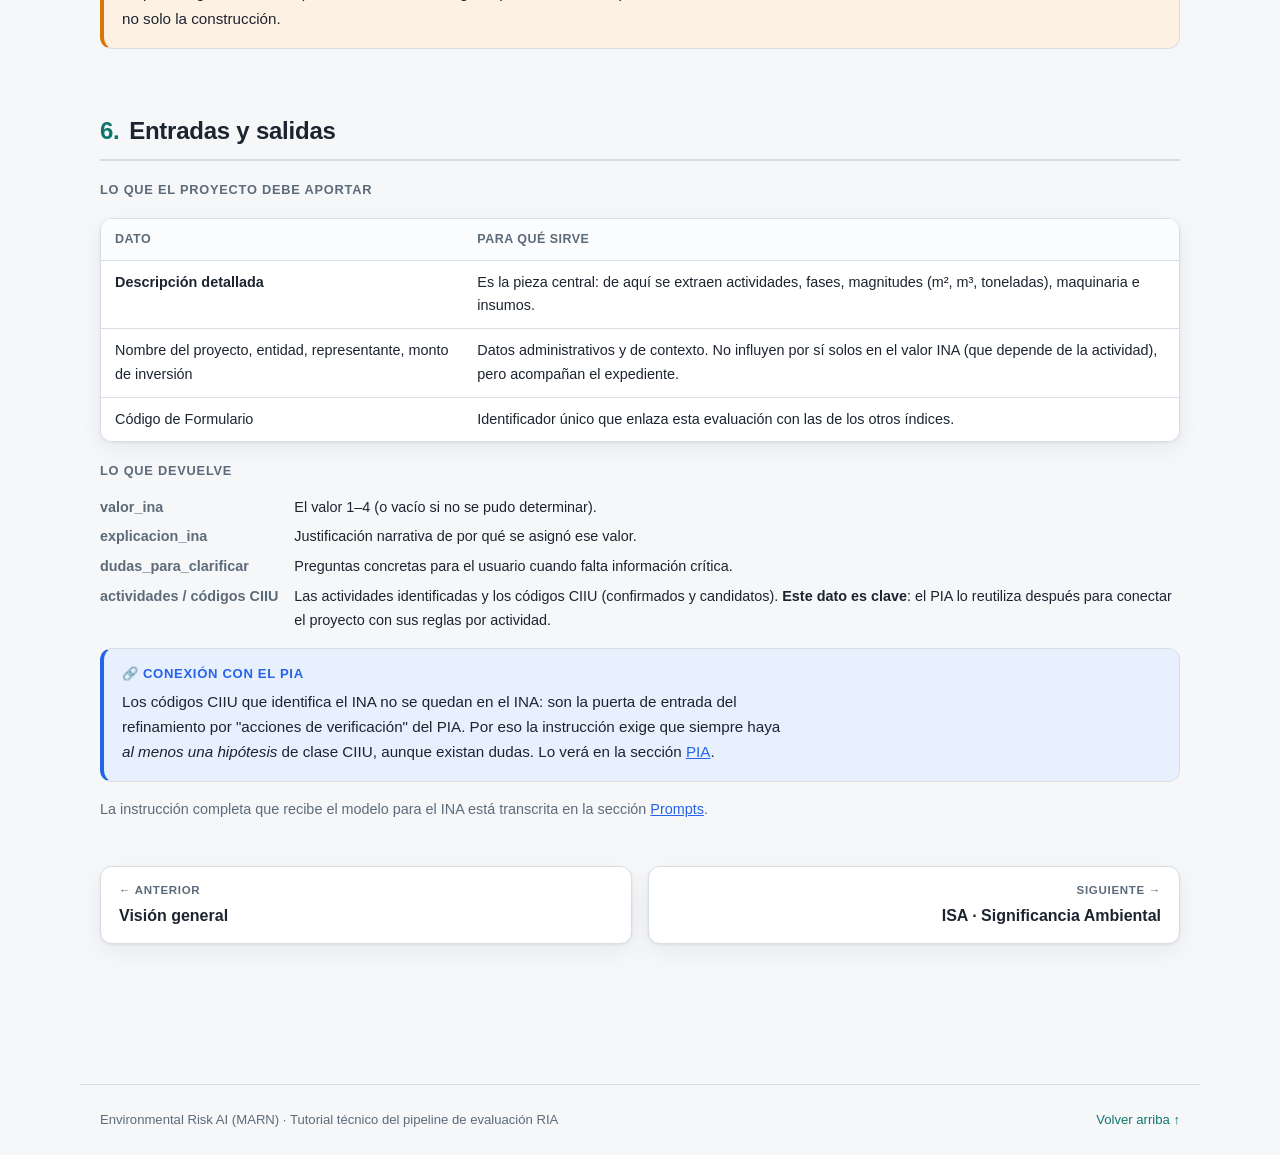
<file: 02-ina.html>
<!DOCTYPE html>
<html lang="es">
<head>
<meta charset="UTF-8">
<meta name="viewport" content="width=device-width, initial-scale=1.0">
<title>INA · Naturaleza y Envergadura · Tutorial RIA</title>
<link rel="stylesheet" href="assets/styles.css">
<script src="assets/app.js"></script>
</head>
<body>

<nav class="topbar"><div class="topbar-inner">
  <a class="brand" href="index.html"><span class="logo">RIA</span><span>Environmental Risk AI<small>Tutorial técnico · MARN</small></span></a>
  <div class="navlinks">
    <a href="index.html">Inicio</a>
    <a href="01-vision-general.html">Visión general</a>
    <a href="02-ina.html">INA</a>
    <a href="03-isa.html">ISA</a>
    <a href="04-pia.html">PIA</a>
    <a href="05-orquestador.html">Orquestador</a>
    <a href="06-motor-sea.html">Motor SEA</a>
    <a href="07-ria-cierre.html">RIA y cierre</a>
    <a href="08-corpus-legal.html">Corpus legal</a>
    <a href="10-reevaluacion.html">Reevaluación</a>
    <a href="09-prompts.html">Prompts</a>
    <button class="theme-toggle" onclick="toggleTheme()" aria-label="Cambiar tema">🌙</button>
  </div>
</div></nav>

<div class="wrap">

  <div class="crumb"><a href="index.html">Inicio</a> › INA</div>
  <header class="hero">
    <div class="kicker" style="color:var(--ina)">Índice 1 · endpoint ina/query</div>
    <h1>INA — Naturaleza y Envergadura de la Actividad</h1>
    <p class="sub">Mide qué tan impactante es intrínsecamente la actividad económica del proyecto, según su naturaleza, magnitud y escala — con independencia de dónde se ubique. Es el primer índice que se siembra en el pipeline.</p>
  </header>

  <h2><span class="num">1.</span>Qué mide y en qué escala</h2>
  <p>El INA responde a una pregunta: <strong>¿qué tan grande e intrínsecamente impactante es la actividad que el proyecto va a realizar?</strong> No le importa la sensibilidad del entorno (eso lo mide el ISA) ni el detalle de los impactos (eso lo mide el PIA); le importa la <em>envergadura de la actividad</em>.</p>
  <div class="tiles">
    <div class="tile"><div class="v" style="color:var(--ina)">1 – 4</div><div class="l">Escala del valor INA</div></div>
    <div class="tile"><div class="v" style="color:var(--ina)">CIIU</div><div class="l">Clasificación de actividades usada</div></div>
    <div class="tile"><div class="v" style="color:var(--ina)">MAX</div><div class="l">Regla si hay varias actividades</div></div>
  </div>
  <p>El principio metodológico está escrito literalmente en las instrucciones del modelo: <em>"El INA no depende de ubicación geográfica ni sensibilidad ambiental, sino de la naturaleza, magnitud y escala de la actividad económica."</em></p>

  <h2><span class="num">2.</span>Cómo se clasifica la actividad: la CIIU</h2>
  <p>Para asignar el valor, el sistema apoya la actividad del proyecto en la <strong>CIIU (Clasificación Industrial Internacional Uniforme, Rev.4)</strong>: un catálogo estándar que organiza todas las actividades económicas en una jerarquía de Sección (letra A–U) → División → Grupo → Clase. Cada clase CIIU tiene, en el catálogo interno del MARN, una tabla que asocia el valor INA (1–4) a una condición o escala (por ejemplo, superficies en m² o volúmenes en m³).</p>
  <div class="callout info">
    <div class="ct">🔎 Ejemplo</div>
    <p>Una actividad de "preparación de terreno" puede valer INA 3 si el área a intervenir es de hasta 50.000 m², y saltar a 4 si supera esa superficie. La <strong>magnitud diferencia el valor</strong>. Por eso el sistema insiste tanto en obtener cifras concretas.</p>
  </div>

  <h2><span class="num">3.</span>El flujo del endpoint <span class="tool">ina/query</span></h2>
  <p>El cálculo del INA es una <strong>llamada directa al modelo Gemini</strong> (no un agente conversacional), envuelta en lógica determinista de caché, recuperación de contexto y persistencia.</p>

  <div class="flow">
    <div class="flow-col">
      <div class="fnode start"><div class="ftitle">Entrada del proyecto</div><div class="fsub">Código, nombre, descripción detallada, entidad, representante, monto</div></div>
      <div class="farrow"></div>
      <div class="fdecision"><div class="q">Decisión · caché</div>¿<code>force</code> = falso y ya existe una evaluación previa en base de datos?</div>
      <div class="fbranch">
        <div class="flow-col">
          <div class="farrow yes" data-label="sí" style="height:34px"></div>
          <div class="fnode ina"><div class="ftitle">Devuelve el resultado guardado</div><div class="fsub">Sin volver a llamar a la IA (ahorro de tiempo y costo)</div></div>
        </div>
        <div class="flow-col">
          <div class="farrow no" data-label="no" style="height:34px"></div>
          <div class="fnode ina tool"><div class="ftitle">Recupera contexto CIIU (determinista)</div><div class="fsub">Búsqueda de texto en el catálogo CIIU sobre la descripción → códigos candidatos + clases "hermanas"</div></div>
          <div class="farrow"></div>
          <div class="fnode orq"><div class="ftitle">Llama a Gemini con la instrucción INA</div><div class="fsub">El modelo identifica actividades, las asocia a CIIU, verifica magnitudes y asigna valor por actividad</div></div>
          <div class="farrow"></div>
          <div class="fnode ina"><div class="ftitle">Toma el valor MÁXIMO entre actividades</div><div class="fsub">valor_ina = MAX(actividad 1, actividad 2, …)</div></div>
          <div class="farrow"></div>
          <div class="fnode ina tool"><div class="ftitle">Persiste en <code>ina_evaluations</code></div><div class="fsub">Valor, explicación, supuestos, respuesta cruda</div></div>
        </div>
      </div>
      <div class="farrow"></div>
      <div class="fnode endok"><div class="ftitle">Resultado INA</div><div class="fsub">valor 1-4 · explicación · dudas para clarificar · actividades y códigos CIIU identificados</div></div>
    </div>
    <div class="cap">Diagrama 2 · Flujo del cálculo INA. La búsqueda CIIU y la persistencia son deterministas; la asignación del valor la hace la IA.</div>
  </div>

  <h2><span class="num">4.</span>Qué decide la IA y qué es determinista</h2>
  <div class="tablewrap">
    <table>
      <thead><tr><th>Paso</th><th>Tipo</th><th>Detalle</th></tr></thead>
      <tbody>
        <tr><td>Caché en base de datos</td><td><span class="badge b-auto">Determinista</span></td><td>Si ya hay evaluación para el mismo proyecto/sesión, se reutiliza salvo que se fuerce el recálculo.</td></tr>
        <tr><td>Recuperación CIIU (RAG)</td><td><span class="badge b-auto">Determinista</span></td><td>Un motor de búsqueda de texto selecciona los códigos CIIU más parecidos a la descripción y se los ofrece al modelo, para que <strong>no invente códigos</strong>.</td></tr>
        <tr><td>Identificar actividades y asignar valor</td><td><span class="badge b-orq">IA (Gemini)</span></td><td>El modelo lee la descripción, reconoce las actividades, verifica si las magnitudes encajan en las condiciones del catálogo y asigna el valor 1–4 de cada una.</td></tr>
        <tr><td>Regla del máximo</td><td><span class="badge b-orq">IA</span></td><td>Si el proyecto tiene varias actividades o fases, se conserva el valor más alto (criterio oficial del MARN).</td></tr>
        <tr><td>Guardado del resultado</td><td><span class="badge b-auto">Determinista</span></td><td>Se persiste el valor y toda la evidencia en <code>ina_evaluations</code>.</td></tr>
      </tbody>
    </table>
  </div>

  <h2><span class="num">5.</span>Cuando falta información: las "dudas para clarificar"</h2>
  <p>Una regla central de la instrucción del INA es <strong>no inventar</strong>. Si para asignar el valor correcto falta un dato crítico (una superficie exacta, el tipo de obra, la escala de producción), el modelo no asume: registra una <strong>pregunta concreta</strong> en un campo llamado <code>dudas_para_clarificar</code> y asigna, mientras tanto, el valor más conservador que sí esté justificado.</p>
  <p>Esas dudas son el puente con la conversación: el <a href="05-orquestador.html">Agente Orquestador</a> las recoge y las traslada al usuario como preguntas (esto corresponde al "CASO 3" de su árbol de decisión). Una regla de estilo importante: las preguntas se formulan sobre <strong>hechos del proyecto</strong> ("¿cuál es la superficie a intervenir en m²?"), nunca pidiéndole al usuario que clasifique su propia actividad en la taxonomía CIIU.</p>

  <div class="callout warn">
    <div class="ct">🧩 Cobertura de fases</div>
    <p>La instrucción pide verificar explícitamente que la descripción cubra el <strong>funcionamiento/operación</strong> del proyecto y su eventual <strong>cierre/abandono</strong>. Si falta alguna de esas etapas, se generan dudas para clarificar. Esto asegura que el INA contemple todo el ciclo de vida, no solo la construcción.</p>
  </div>

  <h2><span class="num">6.</span>Entradas y salidas</h2>
  <h4>Lo que el proyecto debe aportar</h4>
  <div class="tablewrap">
    <table>
      <thead><tr><th>Dato</th><th>Para qué sirve</th></tr></thead>
      <tbody>
        <tr><td><strong>Descripción detallada</strong></td><td>Es la pieza central: de aquí se extraen actividades, fases, magnitudes (m², m³, toneladas), maquinaria e insumos.</td></tr>
        <tr><td>Nombre del proyecto, entidad, representante, monto de inversión</td><td>Datos administrativos y de contexto. No influyen por sí solos en el valor INA (que depende de la actividad), pero acompañan el expediente.</td></tr>
        <tr><td>Código de Formulario</td><td>Identificador único que enlaza esta evaluación con las de los otros índices.</td></tr>
      </tbody>
    </table>
  </div>
  <h4>Lo que devuelve</h4>
  <dl class="meta">
    <dt>valor_ina</dt><dd>El valor 1–4 (o vacío si no se pudo determinar).</dd>
    <dt>explicacion_ina</dt><dd>Justificación narrativa de por qué se asignó ese valor.</dd>
    <dt>dudas_para_clarificar</dt><dd>Preguntas concretas para el usuario cuando falta información crítica.</dd>
    <dt>actividades / códigos CIIU</dt><dd>Las actividades identificadas y los códigos CIIU (confirmados y candidatos). <strong>Este dato es clave</strong>: el PIA lo reutiliza después para conectar el proyecto con sus reglas por actividad.</dd>
  </dl>

  <div class="callout info">
    <div class="ct">🔗 Conexión con el PIA</div>
    <p>Los códigos CIIU que identifica el INA no se quedan en el INA: son la puerta de entrada del refinamiento por "acciones de verificación" del PIA. Por eso la instrucción exige que siempre haya <em>al menos una hipótesis</em> de clase CIIU, aunque existan dudas. Lo verá en la sección <a href="04-pia.html">PIA</a>.</p>
  </div>

  <p style="color:var(--muted); font-size:.9rem">La instrucción completa que recibe el modelo para el INA está transcrita en la sección <a href="09-prompts.html#prompt-ina">Prompts</a>.</p>

  <div class="pager">
    <a href="01-vision-general.html"><div class="dir">← Anterior</div><div class="ti">Visión general</div></a>
    <a class="next" href="03-isa.html"><div class="dir">Siguiente →</div><div class="ti">ISA · Significancia Ambiental</div></a>
  </div>

</div>

<footer class="foot">
  <div>Environmental Risk AI (MARN) · Tutorial técnico del pipeline de evaluación RIA</div>
  <div><a href="#">Volver arriba ↑</a></div>
</footer>

</body>
</html>
</file>
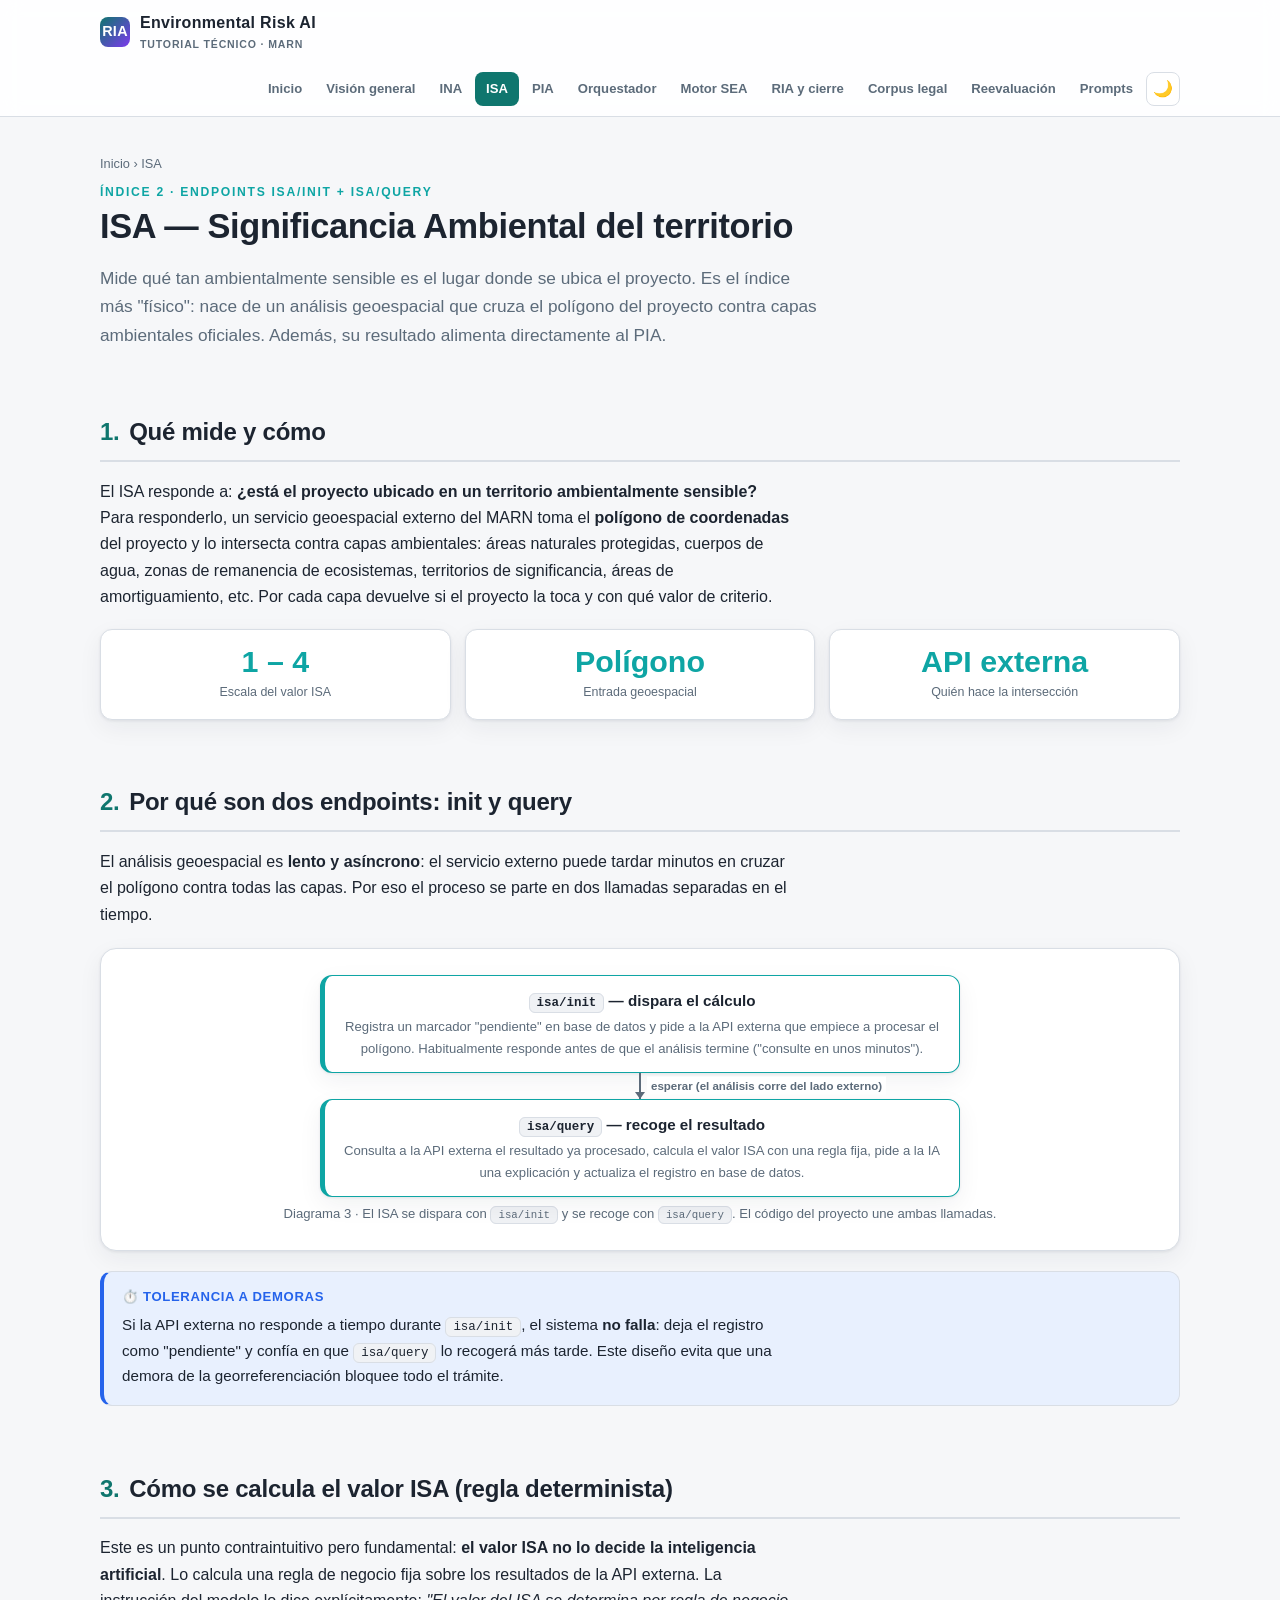
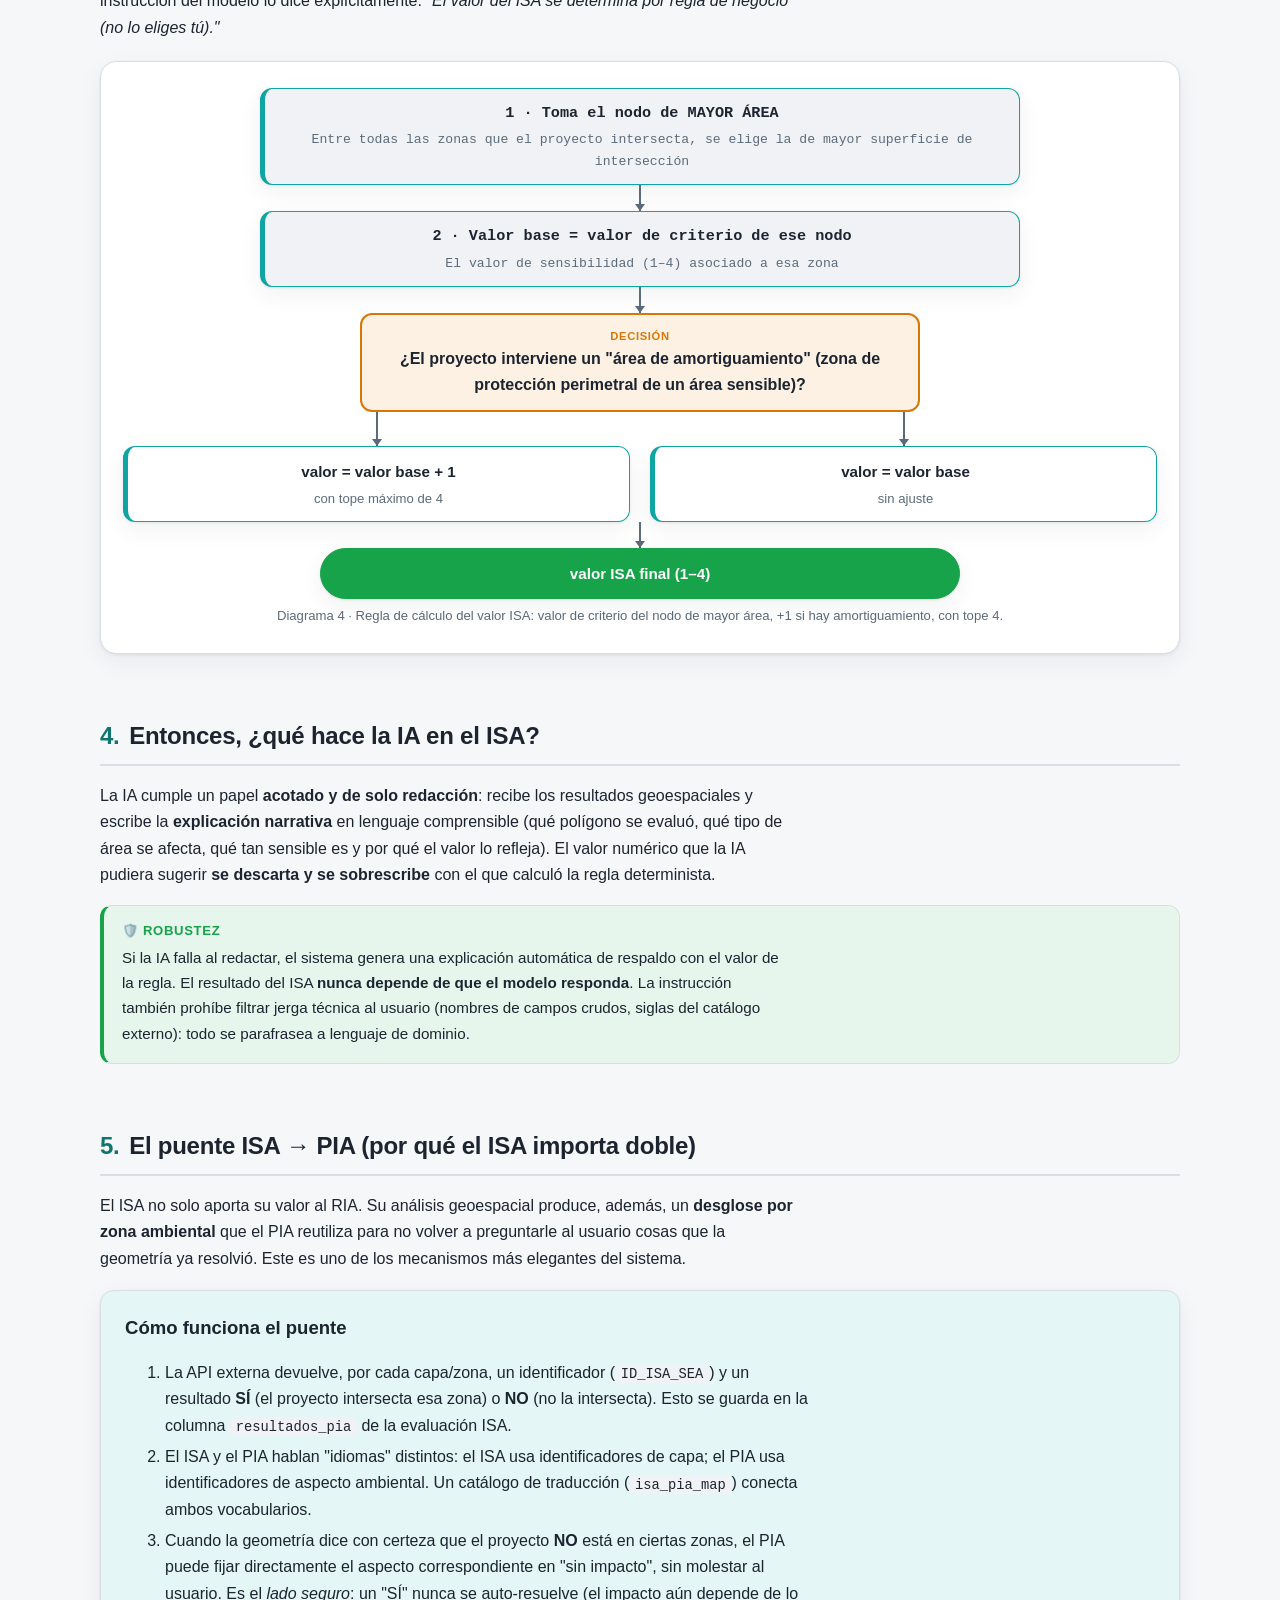
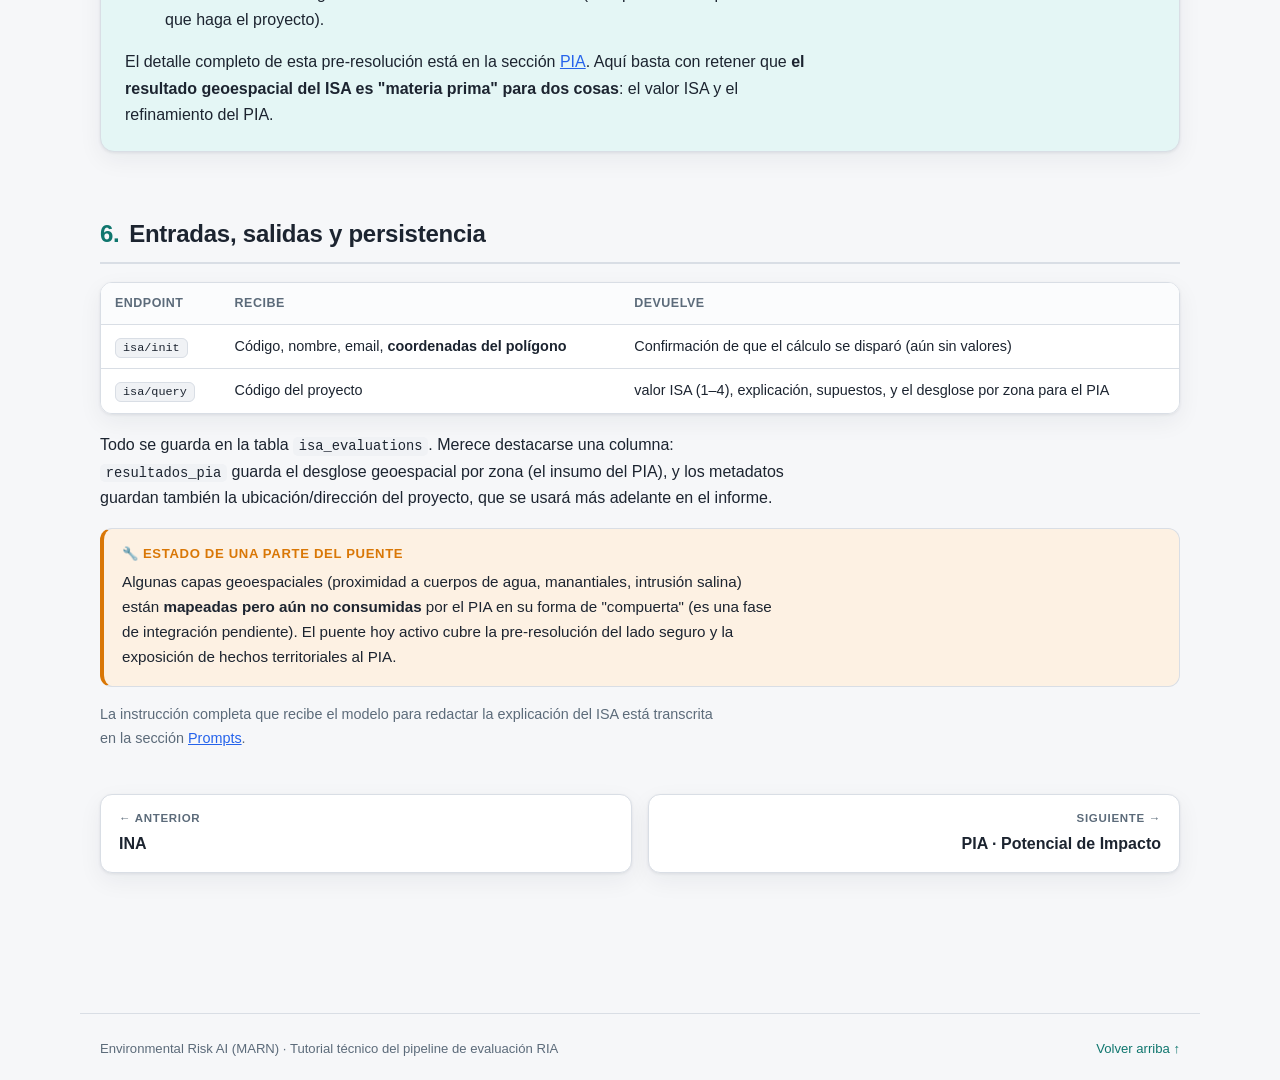
<file: 03-isa.html>
<!DOCTYPE html>
<html lang="es">
<head>
<meta charset="UTF-8">
<meta name="viewport" content="width=device-width, initial-scale=1.0">
<title>ISA · Significancia Ambiental · Tutorial RIA</title>
<link rel="stylesheet" href="assets/styles.css">
<script src="assets/app.js"></script>
</head>
<body>

<nav class="topbar"><div class="topbar-inner">
  <a class="brand" href="index.html"><span class="logo">RIA</span><span>Environmental Risk AI<small>Tutorial técnico · MARN</small></span></a>
  <div class="navlinks">
    <a href="index.html">Inicio</a>
    <a href="01-vision-general.html">Visión general</a>
    <a href="02-ina.html">INA</a>
    <a href="03-isa.html">ISA</a>
    <a href="04-pia.html">PIA</a>
    <a href="05-orquestador.html">Orquestador</a>
    <a href="06-motor-sea.html">Motor SEA</a>
    <a href="07-ria-cierre.html">RIA y cierre</a>
    <a href="08-corpus-legal.html">Corpus legal</a>
    <a href="10-reevaluacion.html">Reevaluación</a>
    <a href="09-prompts.html">Prompts</a>
    <button class="theme-toggle" onclick="toggleTheme()" aria-label="Cambiar tema">🌙</button>
  </div>
</div></nav>

<div class="wrap">

  <div class="crumb"><a href="index.html">Inicio</a> › ISA</div>
  <header class="hero">
    <div class="kicker" style="color:var(--isa)">Índice 2 · endpoints isa/init + isa/query</div>
    <h1>ISA — Significancia Ambiental del territorio</h1>
    <p class="sub">Mide qué tan ambientalmente sensible es el lugar donde se ubica el proyecto. Es el índice más "físico": nace de un análisis geoespacial que cruza el polígono del proyecto contra capas ambientales oficiales. Además, su resultado alimenta directamente al PIA.</p>
  </header>

  <h2><span class="num">1.</span>Qué mide y cómo</h2>
  <p>El ISA responde a: <strong>¿está el proyecto ubicado en un territorio ambientalmente sensible?</strong> Para responderlo, un servicio geoespacial externo del MARN toma el <strong>polígono de coordenadas</strong> del proyecto y lo intersecta contra capas ambientales: áreas naturales protegidas, cuerpos de agua, zonas de remanencia de ecosistemas, territorios de significancia, áreas de amortiguamiento, etc. Por cada capa devuelve si el proyecto la toca y con qué valor de criterio.</p>
  <div class="tiles">
    <div class="tile"><div class="v" style="color:var(--isa)">1 – 4</div><div class="l">Escala del valor ISA</div></div>
    <div class="tile"><div class="v" style="color:var(--isa)">Polígono</div><div class="l">Entrada geoespacial</div></div>
    <div class="tile"><div class="v" style="color:var(--isa)">API externa</div><div class="l">Quién hace la intersección</div></div>
  </div>

  <h2><span class="num">2.</span>Por qué son dos endpoints: init y query</h2>
  <p>El análisis geoespacial es <strong>lento y asíncrono</strong>: el servicio externo puede tardar minutos en cruzar el polígono contra todas las capas. Por eso el proceso se parte en dos llamadas separadas en el tiempo.</p>

  <div class="flow">
    <div class="flow-col">
      <div class="fnode isa"><div class="ftitle"><span class="tool">isa/init</span> — dispara el cálculo</div><div class="fsub">Registra un marcador "pendiente" en base de datos y pide a la API externa que empiece a procesar el polígono. Habitualmente responde antes de que el análisis termine ("consulte en unos minutos").</div></div>
      <div class="farrow lbl" data-label="esperar (el análisis corre del lado externo)"></div>
      <div class="fnode isa"><div class="ftitle"><span class="tool">isa/query</span> — recoge el resultado</div><div class="fsub">Consulta a la API externa el resultado ya procesado, calcula el valor ISA con una regla fija, pide a la IA una explicación y actualiza el registro en base de datos.</div></div>
    </div>
    <div class="cap">Diagrama 3 · El ISA se dispara con <span class="tool">isa/init</span> y se recoge con <span class="tool">isa/query</span>. El código del proyecto une ambas llamadas.</div>
  </div>

  <div class="callout info">
    <div class="ct">⏱️ Tolerancia a demoras</div>
    <p>Si la API externa no responde a tiempo durante <span class="tool">isa/init</span>, el sistema <strong>no falla</strong>: deja el registro como "pendiente" y confía en que <span class="tool">isa/query</span> lo recogerá más tarde. Este diseño evita que una demora de la georreferenciación bloquee todo el trámite.</p>
  </div>

  <h2><span class="num">3.</span>Cómo se calcula el valor ISA (regla determinista)</h2>
  <p>Este es un punto contraintuitivo pero fundamental: <strong>el valor ISA no lo decide la inteligencia artificial</strong>. Lo calcula una regla de negocio fija sobre los resultados de la API externa. La instrucción del modelo lo dice explícitamente: <em>"El valor del ISA se determina por regla de negocio (no lo eliges tú)."</em></p>

  <div class="flow">
    <div class="flow-col">
      <div class="fnode wide isa tool"><div class="ftitle">1 · Toma el nodo de MAYOR ÁREA</div><div class="fsub">Entre todas las zonas que el proyecto intersecta, se elige la de mayor superficie de intersección</div></div>
      <div class="farrow"></div>
      <div class="fnode wide isa tool"><div class="ftitle">2 · Valor base = valor de criterio de ese nodo</div><div class="fsub">El valor de sensibilidad (1–4) asociado a esa zona</div></div>
      <div class="farrow"></div>
      <div class="fdecision"><div class="q">Decisión</div>¿El proyecto interviene un "área de amortiguamiento" (zona de protección perimetral de un área sensible)?</div>
      <div class="fbranch">
        <div class="flow-col">
          <div class="farrow yes" data-label="sí" style="height:34px"></div>
          <div class="fnode isa"><div class="ftitle">valor = valor base + 1</div><div class="fsub">con tope máximo de 4</div></div>
        </div>
        <div class="flow-col">
          <div class="farrow no" data-label="no" style="height:34px"></div>
          <div class="fnode isa"><div class="ftitle">valor = valor base</div><div class="fsub">sin ajuste</div></div>
        </div>
      </div>
      <div class="farrow"></div>
      <div class="fnode endok"><div class="ftitle">valor ISA final (1–4)</div></div>
    </div>
    <div class="cap">Diagrama 4 · Regla de cálculo del valor ISA: valor de criterio del nodo de mayor área, +1 si hay amortiguamiento, con tope 4.</div>
  </div>

  <h2><span class="num">4.</span>Entonces, ¿qué hace la IA en el ISA?</h2>
  <p>La IA cumple un papel <strong>acotado y de solo redacción</strong>: recibe los resultados geoespaciales y escribe la <strong>explicación narrativa</strong> en lenguaje comprensible (qué polígono se evaluó, qué tipo de área se afecta, qué tan sensible es y por qué el valor lo refleja). El valor numérico que la IA pudiera sugerir <strong>se descarta y se sobrescribe</strong> con el que calculó la regla determinista.</p>
  <div class="callout ok">
    <div class="ct">🛡️ Robustez</div>
    <p>Si la IA falla al redactar, el sistema genera una explicación automática de respaldo con el valor de la regla. El resultado del ISA <strong>nunca depende de que el modelo responda</strong>. La instrucción también prohíbe filtrar jerga técnica al usuario (nombres de campos crudos, siglas del catálogo externo): todo se parafrasea a lenguaje de dominio.</p>
  </div>

  <h2><span class="num">5.</span>El puente ISA → PIA (por qué el ISA importa doble)</h2>
  <p>El ISA no solo aporta su valor al RIA. Su análisis geoespacial produce, además, un <strong>desglose por zona ambiental</strong> que el PIA reutiliza para no volver a preguntarle al usuario cosas que la geometría ya resolvió. Este es uno de los mecanismos más elegantes del sistema.</p>

  <div class="panel tint-isa">
    <h3 style="margin-top:0">Cómo funciona el puente</h3>
    <ol>
      <li>La API externa devuelve, por cada capa/zona, un identificador (<code>ID_ISA_SEA</code>) y un resultado <strong>SÍ</strong> (el proyecto intersecta esa zona) o <strong>NO</strong> (no la intersecta). Esto se guarda en la columna <code>resultados_pia</code> de la evaluación ISA.</li>
      <li>El ISA y el PIA hablan "idiomas" distintos: el ISA usa identificadores de capa; el PIA usa identificadores de aspecto ambiental. Un catálogo de traducción (<code>isa_pia_map</code>) conecta ambos vocabularios.</li>
      <li>Cuando la geometría dice con certeza que el proyecto <strong>NO</strong> está en ciertas zonas, el PIA puede fijar directamente el aspecto correspondiente en "sin impacto", sin molestar al usuario. Es el <em>lado seguro</em>: un "SÍ" nunca se auto-resuelve (el impacto aún depende de lo que haga el proyecto).</li>
    </ol>
    <p style="margin-bottom:0">El detalle completo de esta pre-resolución está en la sección <a href="04-pia.html">PIA</a>. Aquí basta con retener que <strong>el resultado geoespacial del ISA es "materia prima" para dos cosas</strong>: el valor ISA y el refinamiento del PIA.</p>
  </div>

  <h2><span class="num">6.</span>Entradas, salidas y persistencia</h2>
  <div class="tablewrap">
    <table>
      <thead><tr><th>Endpoint</th><th>Recibe</th><th>Devuelve</th></tr></thead>
      <tbody>
        <tr><td><span class="tool">isa/init</span></td><td>Código, nombre, email, <strong>coordenadas del polígono</strong></td><td>Confirmación de que el cálculo se disparó (aún sin valores)</td></tr>
        <tr><td><span class="tool">isa/query</span></td><td>Código del proyecto</td><td>valor ISA (1–4), explicación, supuestos, y el desglose por zona para el PIA</td></tr>
      </tbody>
    </table>
  </div>
  <p>Todo se guarda en la tabla <code>isa_evaluations</code>. Merece destacarse una columna: <code>resultados_pia</code> guarda el desglose geoespacial por zona (el insumo del PIA), y los metadatos guardan también la ubicación/dirección del proyecto, que se usará más adelante en el informe.</p>

  <div class="callout warn">
    <div class="ct">🔧 Estado de una parte del puente</div>
    <p>Algunas capas geoespaciales (proximidad a cuerpos de agua, manantiales, intrusión salina) están <strong>mapeadas pero aún no consumidas</strong> por el PIA en su forma de "compuerta" (es una fase de integración pendiente). El puente hoy activo cubre la pre-resolución del lado seguro y la exposición de hechos territoriales al PIA.</p>
  </div>

  <p style="color:var(--muted); font-size:.9rem">La instrucción completa que recibe el modelo para redactar la explicación del ISA está transcrita en la sección <a href="09-prompts.html#prompt-isa">Prompts</a>.</p>

  <div class="pager">
    <a href="02-ina.html"><div class="dir">← Anterior</div><div class="ti">INA</div></a>
    <a class="next" href="04-pia.html"><div class="dir">Siguiente →</div><div class="ti">PIA · Potencial de Impacto</div></a>
  </div>

</div>

<footer class="foot">
  <div>Environmental Risk AI (MARN) · Tutorial técnico del pipeline de evaluación RIA</div>
  <div><a href="#">Volver arriba ↑</a></div>
</footer>

</body>
</html>
</file>
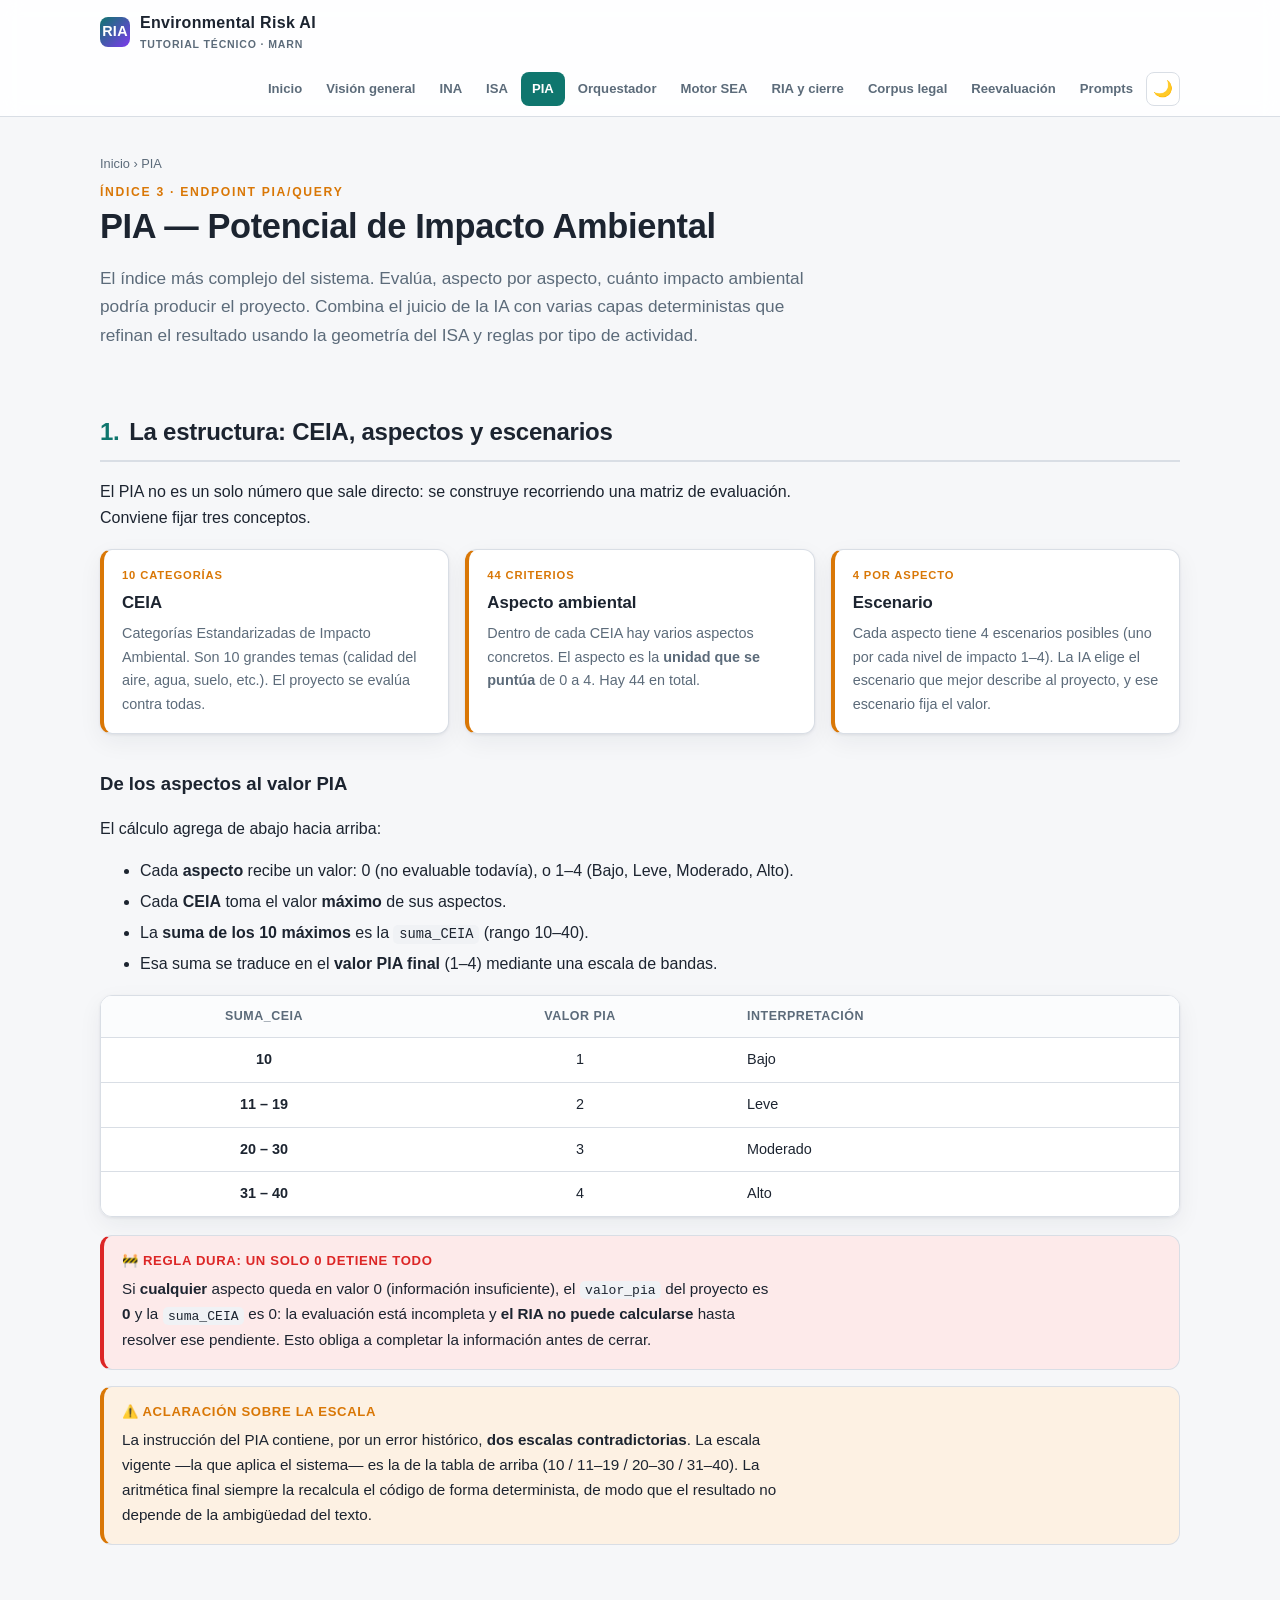
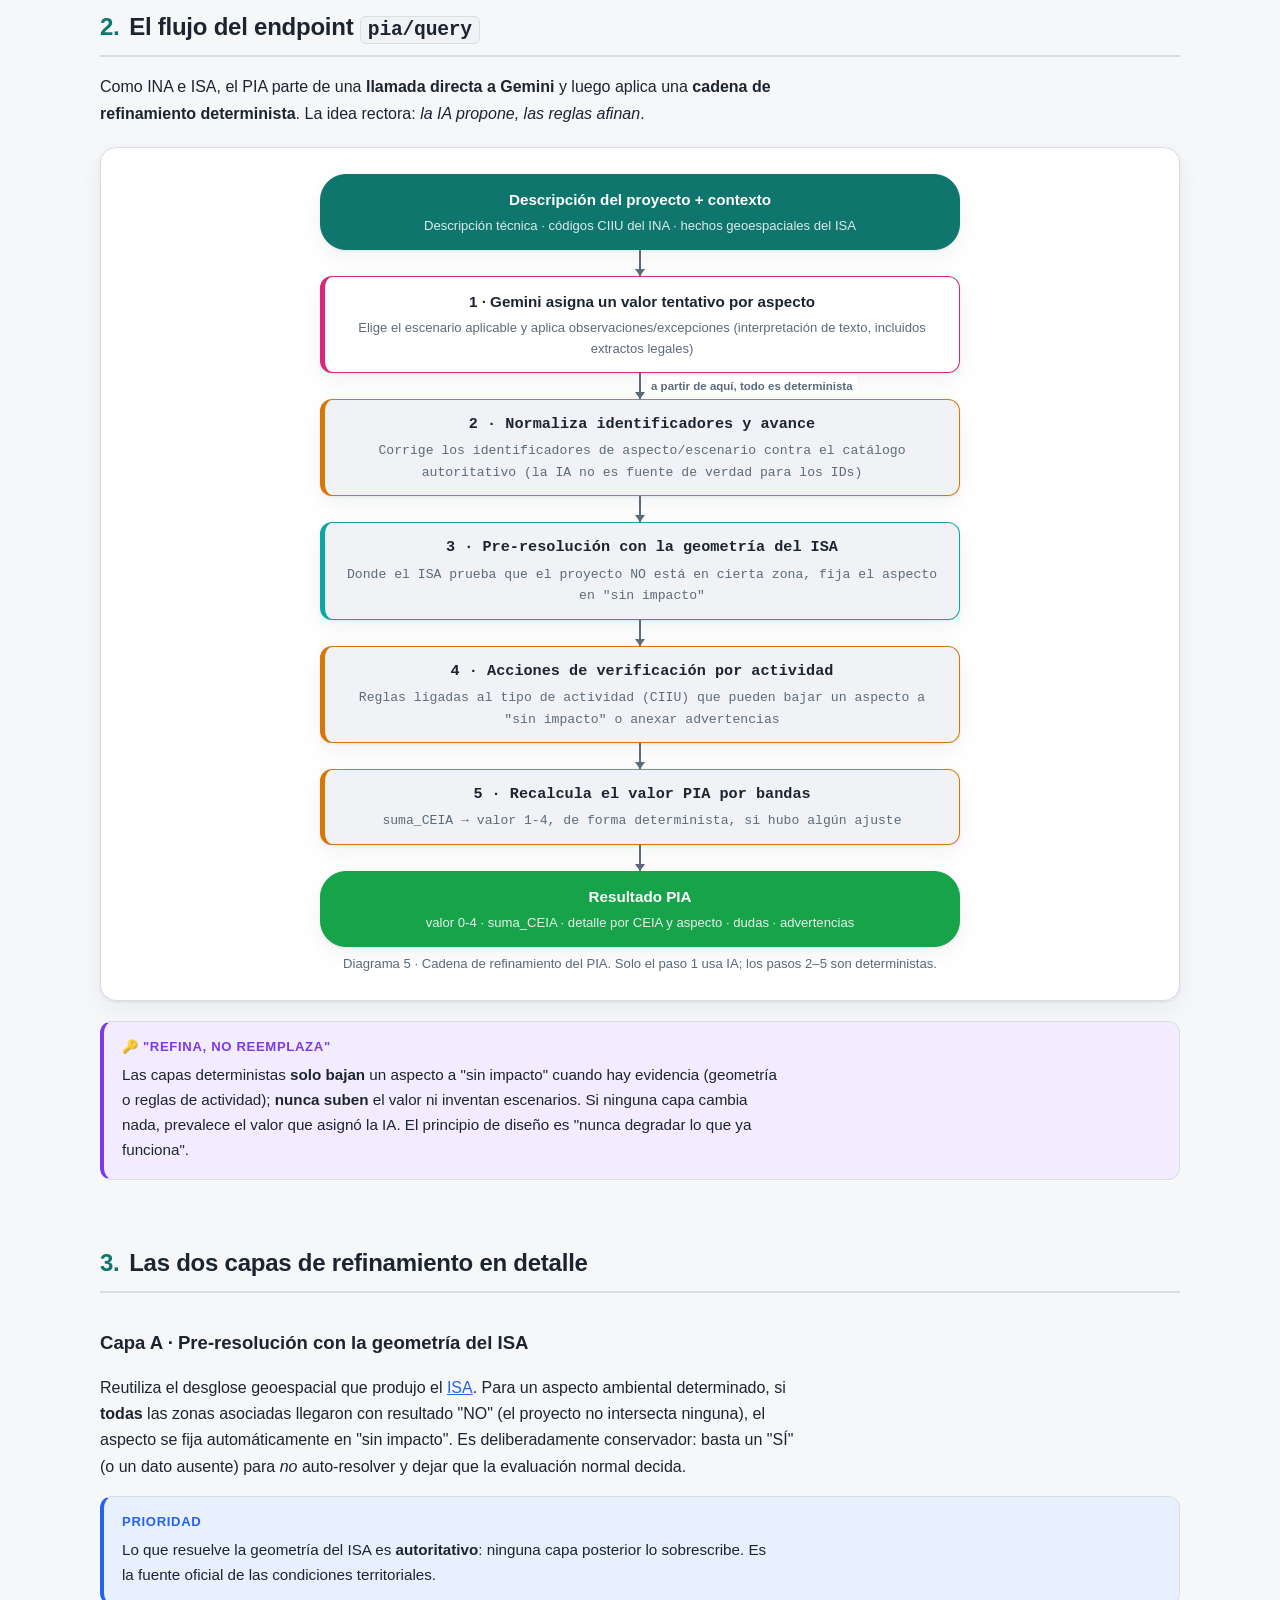
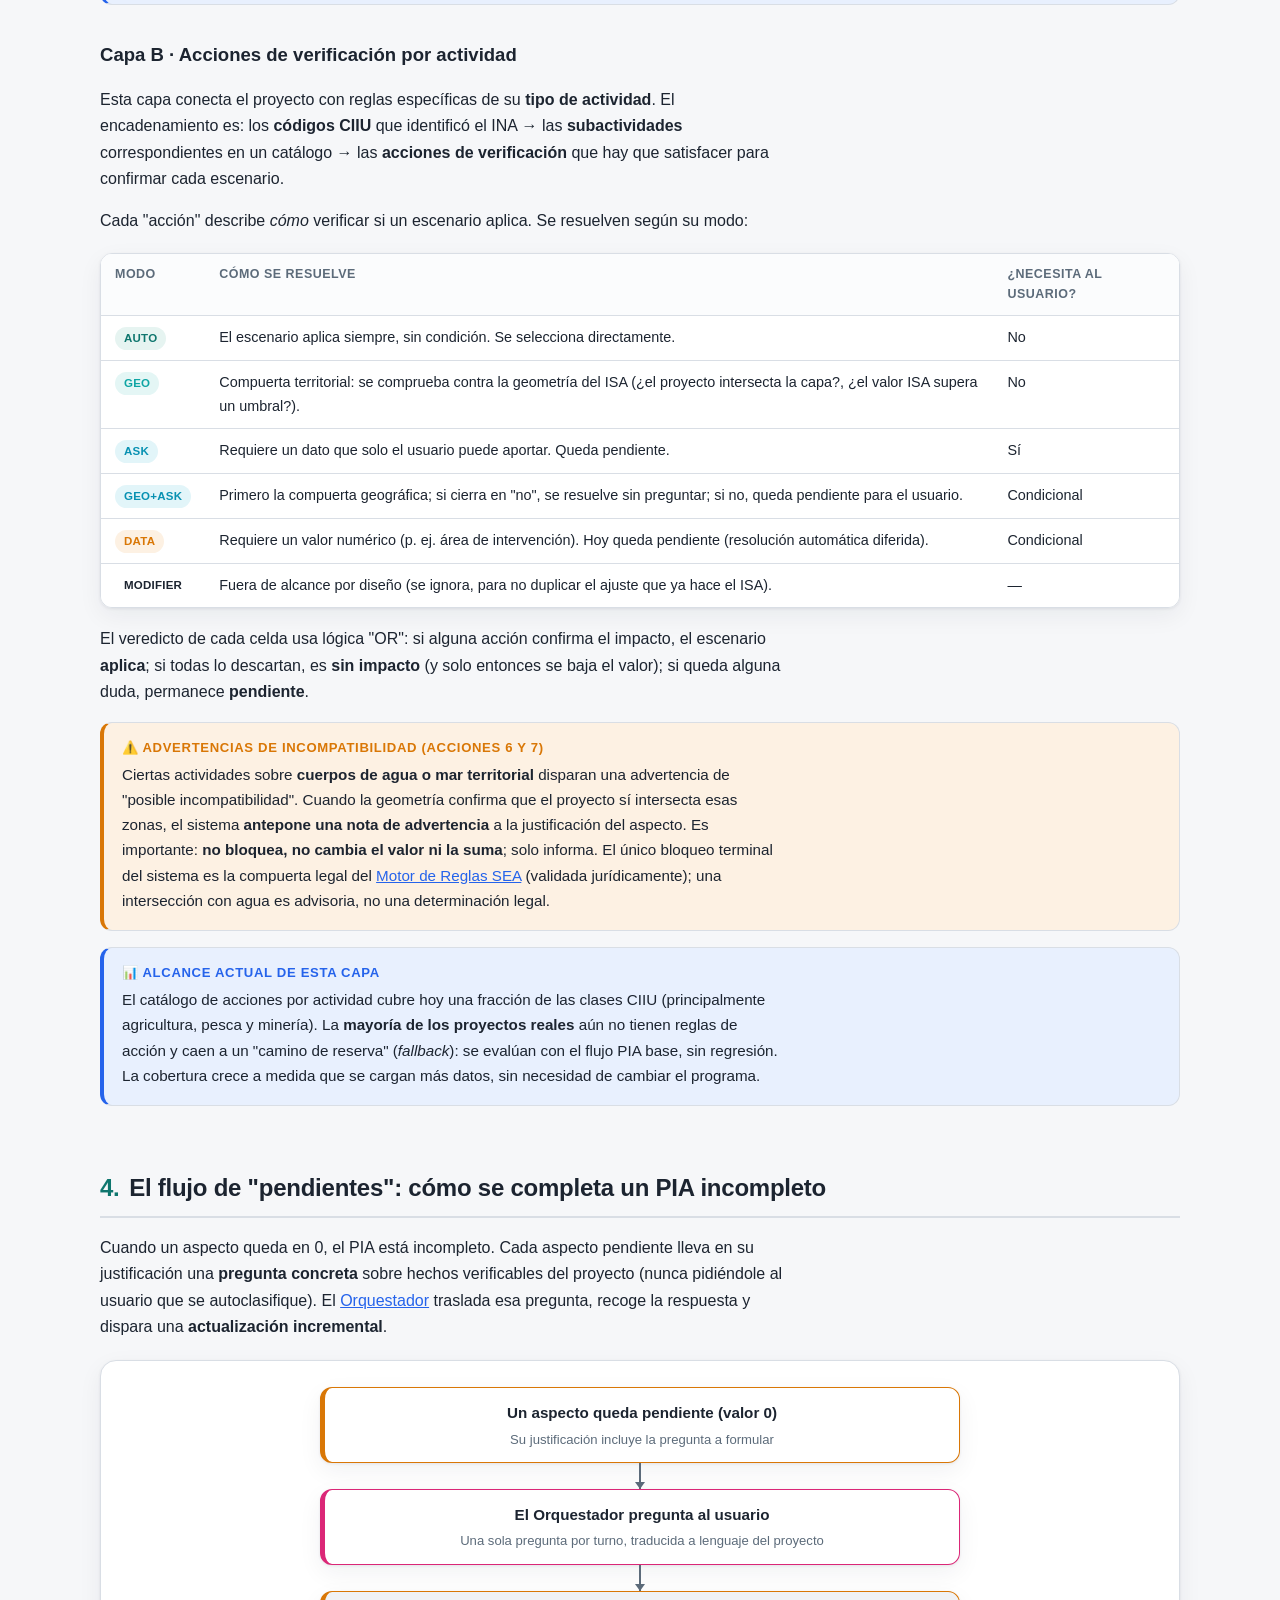
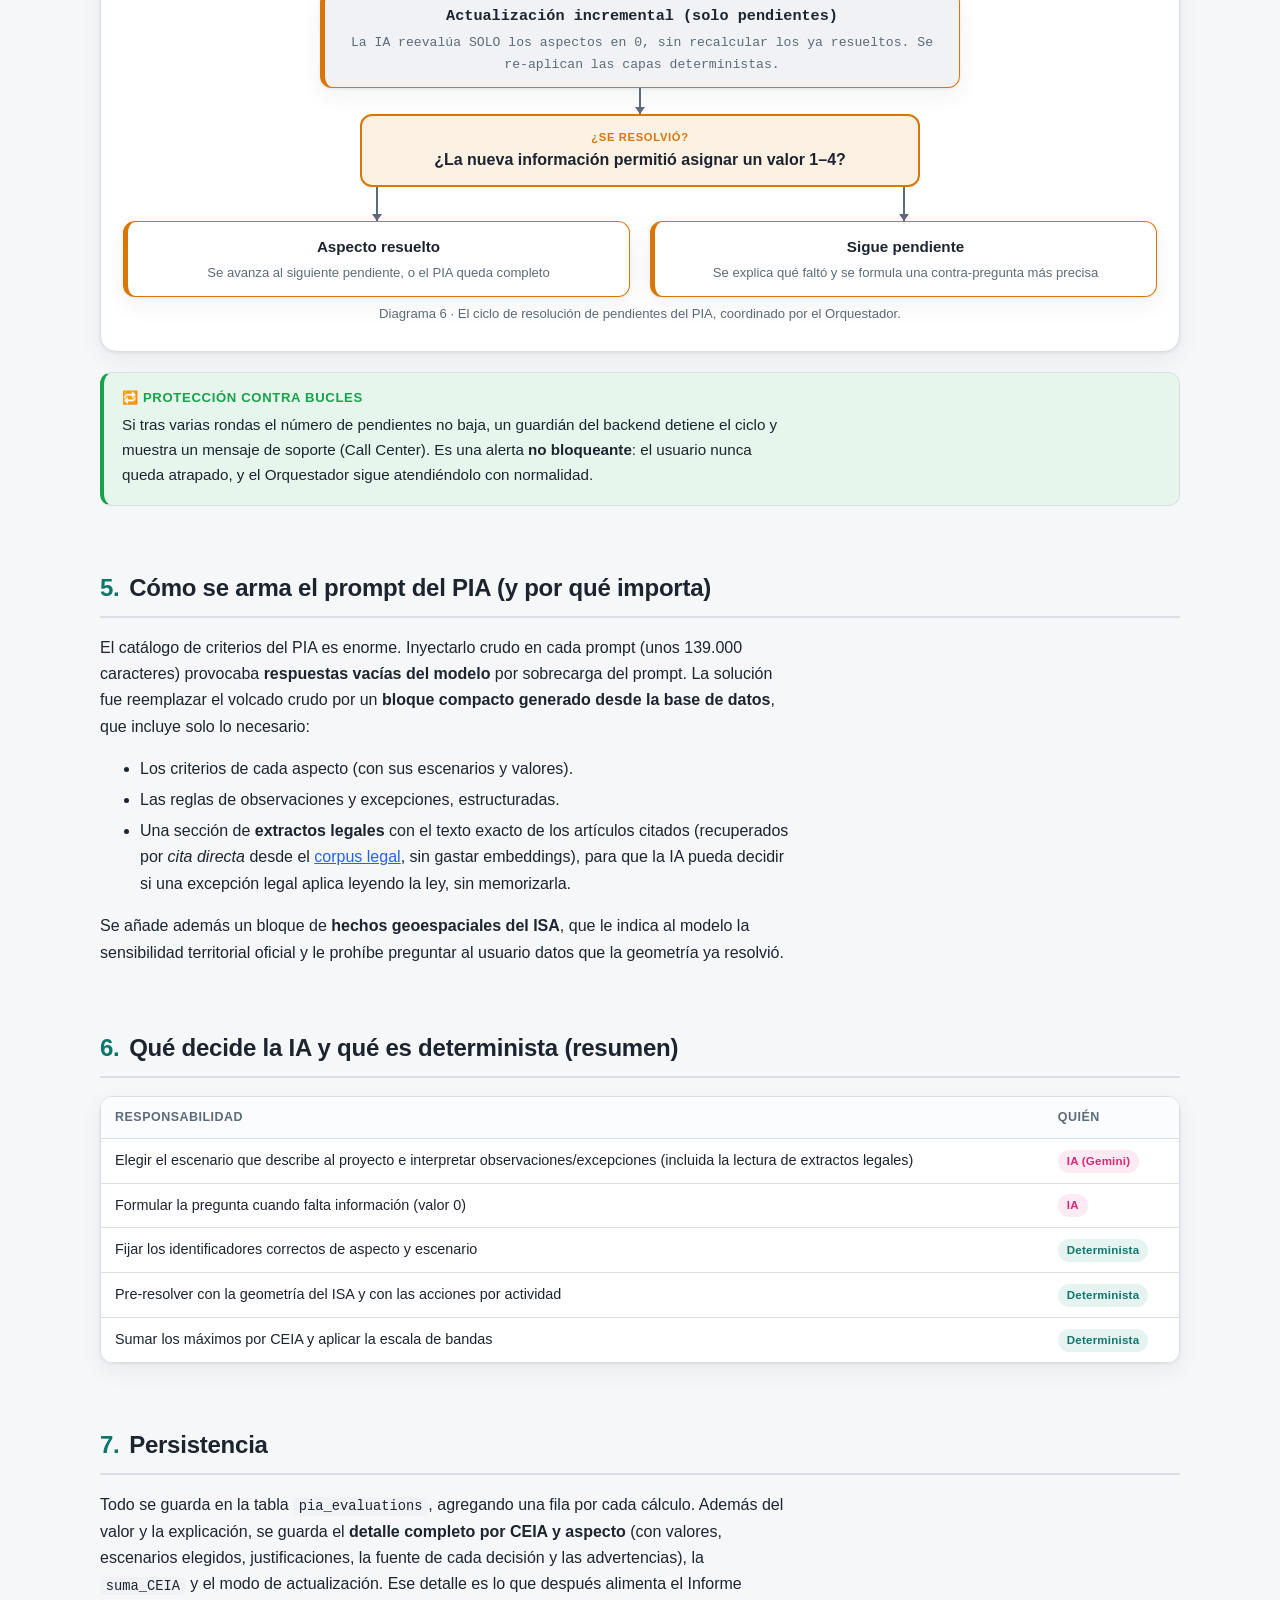
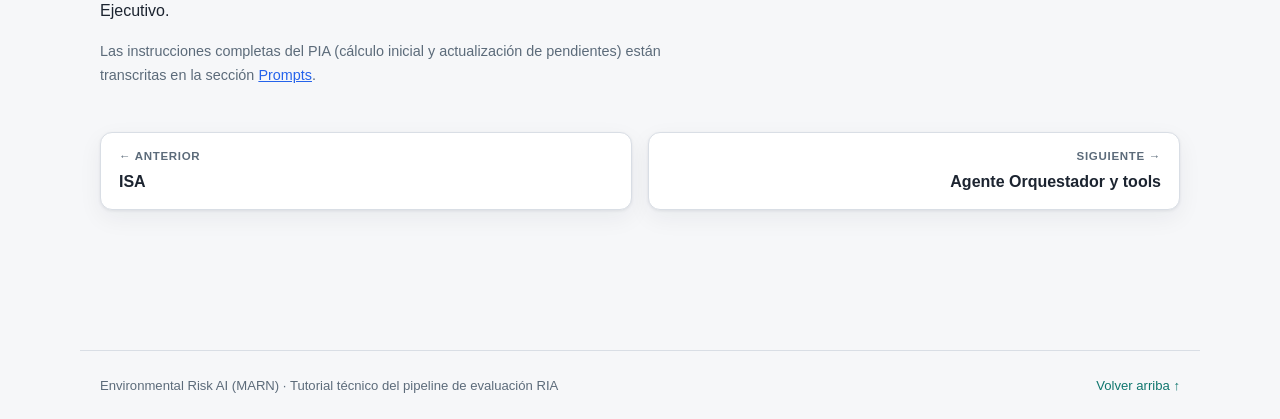
<file: 04-pia.html>
<!DOCTYPE html>
<html lang="es">
<head>
<meta charset="UTF-8">
<meta name="viewport" content="width=device-width, initial-scale=1.0">
<title>PIA · Potencial de Impacto · Tutorial RIA</title>
<link rel="stylesheet" href="assets/styles.css">
<script src="assets/app.js"></script>
</head>
<body>

<nav class="topbar"><div class="topbar-inner">
  <a class="brand" href="index.html"><span class="logo">RIA</span><span>Environmental Risk AI<small>Tutorial técnico · MARN</small></span></a>
  <div class="navlinks">
    <a href="index.html">Inicio</a>
    <a href="01-vision-general.html">Visión general</a>
    <a href="02-ina.html">INA</a>
    <a href="03-isa.html">ISA</a>
    <a href="04-pia.html">PIA</a>
    <a href="05-orquestador.html">Orquestador</a>
    <a href="06-motor-sea.html">Motor SEA</a>
    <a href="07-ria-cierre.html">RIA y cierre</a>
    <a href="08-corpus-legal.html">Corpus legal</a>
    <a href="10-reevaluacion.html">Reevaluación</a>
    <a href="09-prompts.html">Prompts</a>
    <button class="theme-toggle" onclick="toggleTheme()" aria-label="Cambiar tema">🌙</button>
  </div>
</div></nav>

<div class="wrap">

  <div class="crumb"><a href="index.html">Inicio</a> › PIA</div>
  <header class="hero">
    <div class="kicker" style="color:var(--pia)">Índice 3 · endpoint pia/query</div>
    <h1>PIA — Potencial de Impacto Ambiental</h1>
    <p class="sub">El índice más complejo del sistema. Evalúa, aspecto por aspecto, cuánto impacto ambiental podría producir el proyecto. Combina el juicio de la IA con varias capas deterministas que refinan el resultado usando la geometría del ISA y reglas por tipo de actividad.</p>
  </header>

  <h2><span class="num">1.</span>La estructura: CEIA, aspectos y escenarios</h2>
  <p>El PIA no es un solo número que sale directo: se construye recorriendo una matriz de evaluación. Conviene fijar tres conceptos.</p>

  <div class="cards">
    <div class="card c-pia">
      <div class="role">10 categorías</div><h3>CEIA</h3>
      <p>Categorías Estandarizadas de Impacto Ambiental. Son 10 grandes temas (calidad del aire, agua, suelo, etc.). El proyecto se evalúa contra todas.</p>
    </div>
    <div class="card c-pia">
      <div class="role">44 criterios</div><h3>Aspecto ambiental</h3>
      <p>Dentro de cada CEIA hay varios aspectos concretos. El aspecto es la <strong>unidad que se puntúa</strong> de 0 a 4. Hay 44 en total.</p>
    </div>
    <div class="card c-pia">
      <div class="role">4 por aspecto</div><h3>Escenario</h3>
      <p>Cada aspecto tiene 4 escenarios posibles (uno por cada nivel de impacto 1–4). La IA elige el escenario que mejor describe al proyecto, y ese escenario fija el valor.</p>
    </div>
  </div>

  <h3>De los aspectos al valor PIA</h3>
  <p>El cálculo agrega de abajo hacia arriba:</p>
  <ul>
    <li>Cada <strong>aspecto</strong> recibe un valor: 0 (no evaluable todavía), o 1–4 (Bajo, Leve, Moderado, Alto).</li>
    <li>Cada <strong>CEIA</strong> toma el valor <strong>máximo</strong> de sus aspectos.</li>
    <li>La <strong>suma de los 10 máximos</strong> es la <code>suma_CEIA</code> (rango 10–40).</li>
    <li>Esa suma se traduce en el <strong>valor PIA final</strong> (1–4) mediante una escala de bandas.</li>
  </ul>

  <div class="tablewrap">
    <table class="scale">
      <thead><tr><th class="t-center">suma_CEIA</th><th class="t-center">valor PIA</th><th>Interpretación</th></tr></thead>
      <tbody>
        <tr><td>10</td><td class="t-center">1</td><td>Bajo</td></tr>
        <tr><td>11 – 19</td><td class="t-center">2</td><td>Leve</td></tr>
        <tr><td>20 – 30</td><td class="t-center">3</td><td>Moderado</td></tr>
        <tr><td>31 – 40</td><td class="t-center">4</td><td>Alto</td></tr>
      </tbody>
    </table>
  </div>

  <div class="callout stop">
    <div class="ct">🚧 Regla dura: un solo 0 detiene todo</div>
    <p>Si <strong>cualquier</strong> aspecto queda en valor 0 (información insuficiente), el <code>valor_pia</code> del proyecto es <strong>0</strong> y la <code>suma_CEIA</code> es 0: la evaluación está incompleta y <strong>el RIA no puede calcularse</strong> hasta resolver ese pendiente. Esto obliga a completar la información antes de cerrar.</p>
  </div>

  <div class="callout warn">
    <div class="ct">⚠️ Aclaración sobre la escala</div>
    <p>La instrucción del PIA contiene, por un error histórico, <strong>dos escalas contradictorias</strong>. La escala vigente —la que aplica el sistema— es la de la tabla de arriba (10 / 11–19 / 20–30 / 31–40). La aritmética final siempre la recalcula el código de forma determinista, de modo que el resultado no depende de la ambigüedad del texto.</p>
  </div>

  <h2><span class="num">2.</span>El flujo del endpoint <span class="tool">pia/query</span></h2>
  <p>Como INA e ISA, el PIA parte de una <strong>llamada directa a Gemini</strong> y luego aplica una <strong>cadena de refinamiento determinista</strong>. La idea rectora: <em>la IA propone, las reglas afinan</em>.</p>

  <div class="flow">
    <div class="flow-col">
      <div class="fnode start"><div class="ftitle">Descripción del proyecto + contexto</div><div class="fsub">Descripción técnica · códigos CIIU del INA · hechos geoespaciales del ISA</div></div>
      <div class="farrow"></div>
      <div class="fnode orq"><div class="ftitle">1 · Gemini asigna un valor tentativo por aspecto</div><div class="fsub">Elige el escenario aplicable y aplica observaciones/excepciones (interpretación de texto, incluidos extractos legales)</div></div>
      <div class="farrow lbl" data-label="a partir de aquí, todo es determinista"></div>
      <div class="fnode pia tool"><div class="ftitle">2 · Normaliza identificadores y avance</div><div class="fsub">Corrige los identificadores de aspecto/escenario contra el catálogo autoritativo (la IA no es fuente de verdad para los IDs)</div></div>
      <div class="farrow"></div>
      <div class="fnode isa tool"><div class="ftitle">3 · Pre-resolución con la geometría del ISA</div><div class="fsub">Donde el ISA prueba que el proyecto NO está en cierta zona, fija el aspecto en "sin impacto"</div></div>
      <div class="farrow"></div>
      <div class="fnode pia tool"><div class="ftitle">4 · Acciones de verificación por actividad</div><div class="fsub">Reglas ligadas al tipo de actividad (CIIU) que pueden bajar un aspecto a "sin impacto" o anexar advertencias</div></div>
      <div class="farrow"></div>
      <div class="fnode pia tool"><div class="ftitle">5 · Recalcula el valor PIA por bandas</div><div class="fsub">suma_CEIA → valor 1-4, de forma determinista, si hubo algún ajuste</div></div>
      <div class="farrow"></div>
      <div class="fnode endok"><div class="ftitle">Resultado PIA</div><div class="fsub">valor 0-4 · suma_CEIA · detalle por CEIA y aspecto · dudas · advertencias</div></div>
    </div>
    <div class="cap">Diagrama 5 · Cadena de refinamiento del PIA. Solo el paso 1 usa IA; los pasos 2–5 son deterministas.</div>
  </div>

  <div class="callout key">
    <div class="ct">🔑 "Refina, no reemplaza"</div>
    <p>Las capas deterministas <strong>solo bajan</strong> un aspecto a "sin impacto" cuando hay evidencia (geometría o reglas de actividad); <strong>nunca suben</strong> el valor ni inventan escenarios. Si ninguna capa cambia nada, prevalece el valor que asignó la IA. El principio de diseño es "nunca degradar lo que ya funciona".</p>
  </div>

  <h2><span class="num">3.</span>Las dos capas de refinamiento en detalle</h2>

  <h3>Capa A · Pre-resolución con la geometría del ISA</h3>
  <p>Reutiliza el desglose geoespacial que produjo el <a href="03-isa.html">ISA</a>. Para un aspecto ambiental determinado, si <strong>todas</strong> las zonas asociadas llegaron con resultado "NO" (el proyecto no intersecta ninguna), el aspecto se fija automáticamente en "sin impacto". Es deliberadamente conservador: basta un "SÍ" (o un dato ausente) para <em>no</em> auto-resolver y dejar que la evaluación normal decida.</p>
  <div class="callout info">
    <div class="ct">Prioridad</div>
    <p>Lo que resuelve la geometría del ISA es <strong>autoritativo</strong>: ninguna capa posterior lo sobrescribe. Es la fuente oficial de las condiciones territoriales.</p>
  </div>

  <h3>Capa B · Acciones de verificación por actividad</h3>
  <p>Esta capa conecta el proyecto con reglas específicas de su <strong>tipo de actividad</strong>. El encadenamiento es: los <strong>códigos CIIU</strong> que identificó el INA → las <strong>subactividades</strong> correspondientes en un catálogo → las <strong>acciones de verificación</strong> que hay que satisfacer para confirmar cada escenario.</p>
  <p>Cada "acción" describe <em>cómo</em> verificar si un escenario aplica. Se resuelven según su modo:</p>

  <div class="tablewrap">
    <table>
      <thead><tr><th>Modo</th><th>Cómo se resuelve</th><th>¿Necesita al usuario?</th></tr></thead>
      <tbody>
        <tr><td><span class="badge b-auto">AUTO</span></td><td>El escenario aplica siempre, sin condición. Se selecciona directamente.</td><td>No</td></tr>
        <tr><td><span class="badge b-isa">GEO</span></td><td>Compuerta territorial: se comprueba contra la geometría del ISA (¿el proyecto intersecta la capa?, ¿el valor ISA supera un umbral?).</td><td>No</td></tr>
        <tr><td><span class="badge b-ask">ASK</span></td><td>Requiere un dato que solo el usuario puede aportar. Queda pendiente.</td><td>Sí</td></tr>
        <tr><td><span class="badge b-ask">GEO+ASK</span></td><td>Primero la compuerta geográfica; si cierra en "no", se resuelve sin preguntar; si no, queda pendiente para el usuario.</td><td>Condicional</td></tr>
        <tr><td><span class="badge b-warn">DATA</span></td><td>Requiere un valor numérico (p. ej. área de intervención). Hoy queda pendiente (resolución automática diferida).</td><td>Condicional</td></tr>
        <tr><td><span class="badge">MODIFIER</span></td><td>Fuera de alcance por diseño (se ignora, para no duplicar el ajuste que ya hace el ISA).</td><td>—</td></tr>
      </tbody>
    </table>
  </div>

  <p>El veredicto de cada celda usa lógica "OR": si alguna acción confirma el impacto, el escenario <strong>aplica</strong>; si todas lo descartan, es <strong>sin impacto</strong> (y solo entonces se baja el valor); si queda alguna duda, permanece <strong>pendiente</strong>.</p>

  <div class="callout warn">
    <div class="ct">⚠️ Advertencias de incompatibilidad (acciones 6 y 7)</div>
    <p>Ciertas actividades sobre <strong>cuerpos de agua o mar territorial</strong> disparan una advertencia de "posible incompatibilidad". Cuando la geometría confirma que el proyecto sí intersecta esas zonas, el sistema <strong>antepone una nota de advertencia</strong> a la justificación del aspecto. Es importante: <strong>no bloquea, no cambia el valor ni la suma</strong>; solo informa. El único bloqueo terminal del sistema es la compuerta legal del <a href="06-motor-sea.html">Motor de Reglas SEA</a> (validada jurídicamente); una intersección con agua es advisoria, no una determinación legal.</p>
  </div>

  <div class="callout info">
    <div class="ct">📊 Alcance actual de esta capa</div>
    <p>El catálogo de acciones por actividad cubre hoy una fracción de las clases CIIU (principalmente agricultura, pesca y minería). La <strong>mayoría de los proyectos reales</strong> aún no tienen reglas de acción y caen a un "camino de reserva" (<em>fallback</em>): se evalúan con el flujo PIA base, sin regresión. La cobertura crece a medida que se cargan más datos, sin necesidad de cambiar el programa.</p>
  </div>

  <h2><span class="num">4.</span>El flujo de "pendientes": cómo se completa un PIA incompleto</h2>
  <p>Cuando un aspecto queda en 0, el PIA está incompleto. Cada aspecto pendiente lleva en su justificación una <strong>pregunta concreta</strong> sobre hechos verificables del proyecto (nunca pidiéndole al usuario que se autoclasifique). El <a href="05-orquestador.html">Orquestador</a> traslada esa pregunta, recoge la respuesta y dispara una <strong>actualización incremental</strong>.</p>

  <div class="flow">
    <div class="flow-col">
      <div class="fnode pia"><div class="ftitle">Un aspecto queda pendiente (valor 0)</div><div class="fsub">Su justificación incluye la pregunta a formular</div></div>
      <div class="farrow"></div>
      <div class="fnode orq"><div class="ftitle">El Orquestador pregunta al usuario</div><div class="fsub">Una sola pregunta por turno, traducida a lenguaje del proyecto</div></div>
      <div class="farrow"></div>
      <div class="fnode pia tool"><div class="ftitle">Actualización incremental (solo pendientes)</div><div class="fsub">La IA reevalúa SOLO los aspectos en 0, sin recalcular los ya resueltos. Se re-aplican las capas deterministas.</div></div>
      <div class="farrow"></div>
      <div class="fdecision"><div class="q">¿Se resolvió?</div>¿La nueva información permitió asignar un valor 1–4?</div>
      <div class="fbranch">
        <div class="flow-col">
          <div class="farrow yes" data-label="sí" style="height:34px"></div>
          <div class="fnode pia"><div class="ftitle">Aspecto resuelto</div><div class="fsub">Se avanza al siguiente pendiente, o el PIA queda completo</div></div>
        </div>
        <div class="flow-col">
          <div class="farrow no" data-label="no" style="height:34px"></div>
          <div class="fnode pia"><div class="ftitle">Sigue pendiente</div><div class="fsub">Se explica qué faltó y se formula una contra-pregunta más precisa</div></div>
        </div>
      </div>
    </div>
    <div class="cap">Diagrama 6 · El ciclo de resolución de pendientes del PIA, coordinado por el Orquestador.</div>
  </div>

  <div class="callout ok">
    <div class="ct">🔁 Protección contra bucles</div>
    <p>Si tras varias rondas el número de pendientes no baja, un guardián del backend detiene el ciclo y muestra un mensaje de soporte (Call Center). Es una alerta <strong>no bloqueante</strong>: el usuario nunca queda atrapado, y el Orquestador sigue atendiéndolo con normalidad.</p>
  </div>

  <h2><span class="num">5.</span>Cómo se arma el prompt del PIA (y por qué importa)</h2>
  <p>El catálogo de criterios del PIA es enorme. Inyectarlo crudo en cada prompt (unos 139.000 caracteres) provocaba <strong>respuestas vacías del modelo</strong> por sobrecarga del prompt. La solución fue reemplazar el volcado crudo por un <strong>bloque compacto generado desde la base de datos</strong>, que incluye solo lo necesario:</p>
  <ul>
    <li>Los criterios de cada aspecto (con sus escenarios y valores).</li>
    <li>Las reglas de observaciones y excepciones, estructuradas.</li>
    <li>Una sección de <strong>extractos legales</strong> con el texto exacto de los artículos citados (recuperados por <em>cita directa</em> desde el <a href="08-corpus-legal.html">corpus legal</a>, sin gastar embeddings), para que la IA pueda decidir si una excepción legal aplica leyendo la ley, sin memorizarla.</li>
  </ul>
  <p>Se añade además un bloque de <strong>hechos geoespaciales del ISA</strong>, que le indica al modelo la sensibilidad territorial oficial y le prohíbe preguntar al usuario datos que la geometría ya resolvió.</p>

  <h2><span class="num">6.</span>Qué decide la IA y qué es determinista (resumen)</h2>
  <div class="tablewrap">
    <table>
      <thead><tr><th>Responsabilidad</th><th>Quién</th></tr></thead>
      <tbody>
        <tr><td>Elegir el escenario que describe al proyecto e interpretar observaciones/excepciones (incluida la lectura de extractos legales)</td><td><span class="badge b-orq">IA (Gemini)</span></td></tr>
        <tr><td>Formular la pregunta cuando falta información (valor 0)</td><td><span class="badge b-orq">IA</span></td></tr>
        <tr><td>Fijar los identificadores correctos de aspecto y escenario</td><td><span class="badge b-auto">Determinista</span></td></tr>
        <tr><td>Pre-resolver con la geometría del ISA y con las acciones por actividad</td><td><span class="badge b-auto">Determinista</span></td></tr>
        <tr><td>Sumar los máximos por CEIA y aplicar la escala de bandas</td><td><span class="badge b-auto">Determinista</span></td></tr>
      </tbody>
    </table>
  </div>

  <h2><span class="num">7.</span>Persistencia</h2>
  <p>Todo se guarda en la tabla <code>pia_evaluations</code>, agregando una fila por cada cálculo. Además del valor y la explicación, se guarda el <strong>detalle completo por CEIA y aspecto</strong> (con valores, escenarios elegidos, justificaciones, la fuente de cada decisión y las advertencias), la <code>suma_CEIA</code> y el modo de actualización. Ese detalle es lo que después alimenta el Informe Ejecutivo.</p>

  <p style="color:var(--muted); font-size:.9rem">Las instrucciones completas del PIA (cálculo inicial y actualización de pendientes) están transcritas en la sección <a href="09-prompts.html#prompt-pia">Prompts</a>.</p>

  <div class="pager">
    <a href="03-isa.html"><div class="dir">← Anterior</div><div class="ti">ISA</div></a>
    <a class="next" href="05-orquestador.html"><div class="dir">Siguiente →</div><div class="ti">Agente Orquestador y tools</div></a>
  </div>

</div>

<footer class="foot">
  <div>Environmental Risk AI (MARN) · Tutorial técnico del pipeline de evaluación RIA</div>
  <div><a href="#">Volver arriba ↑</a></div>
</footer>

</body>
</html>
</file>
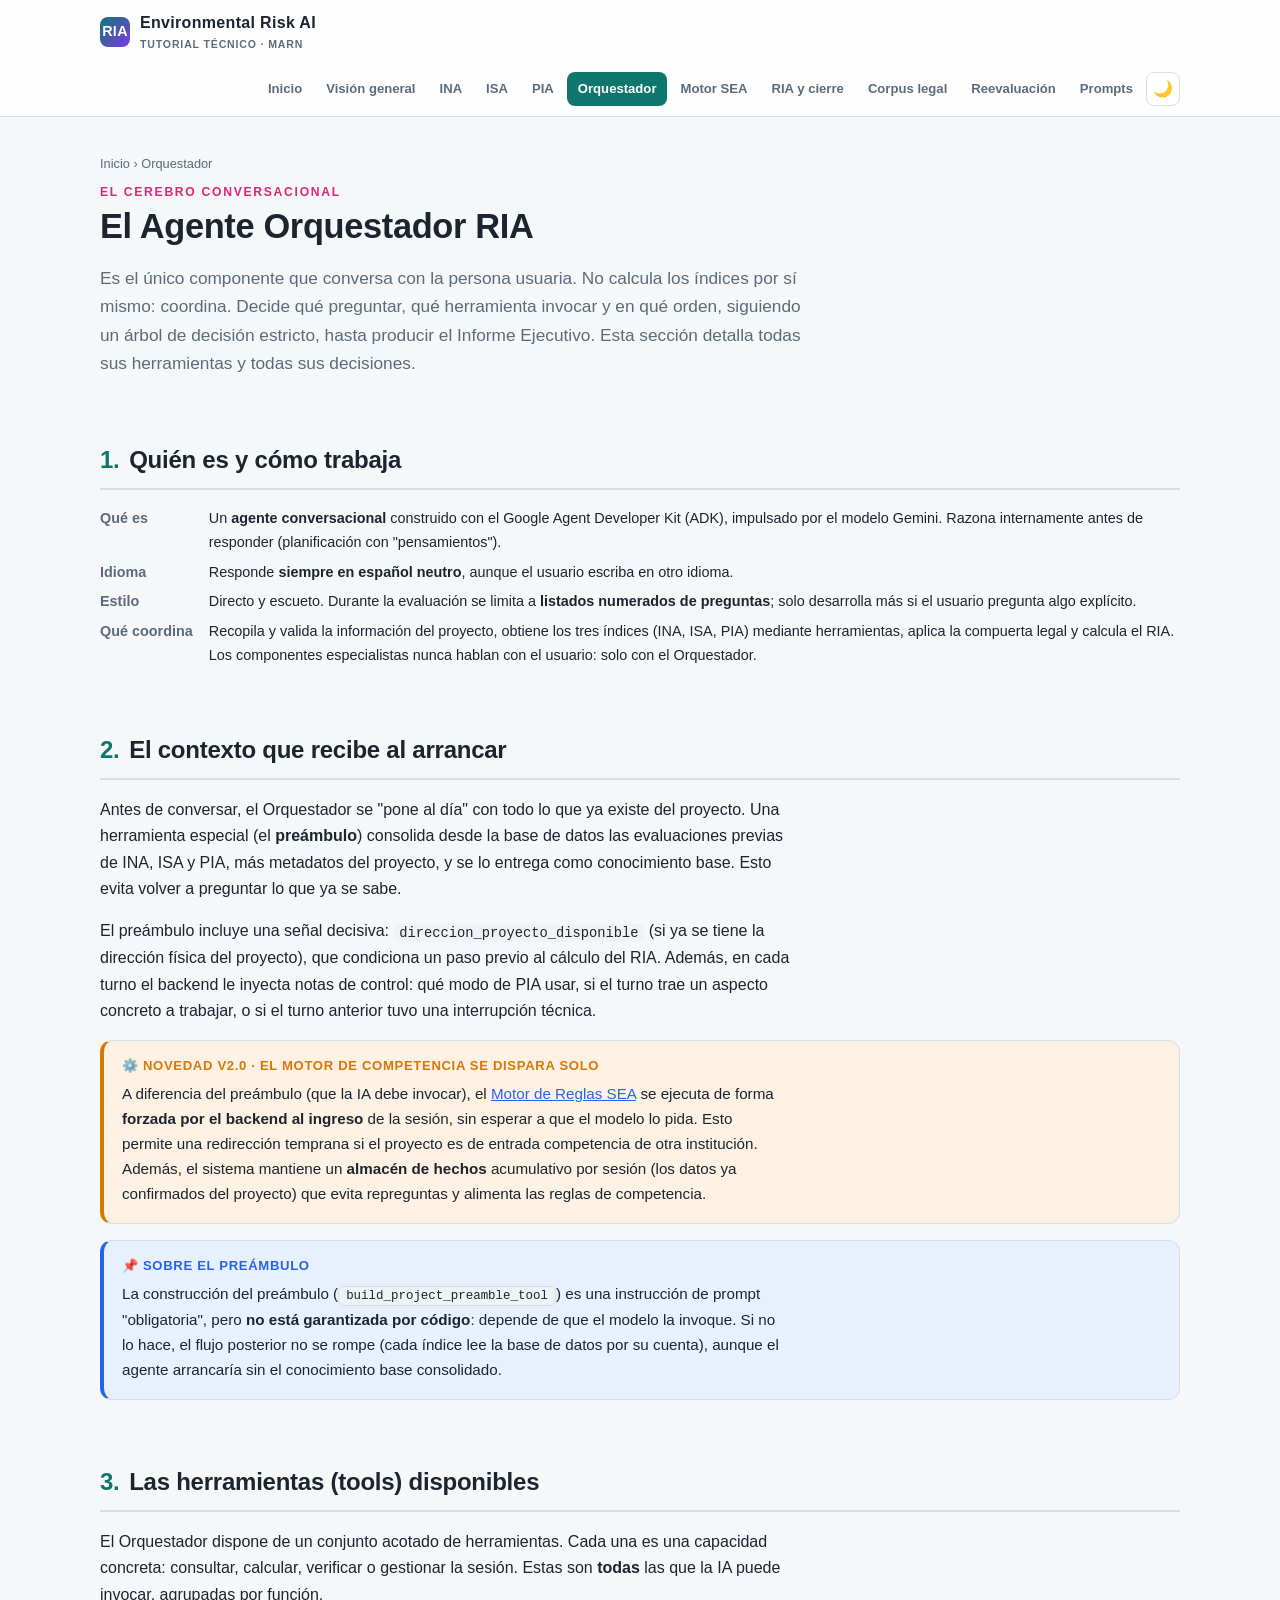
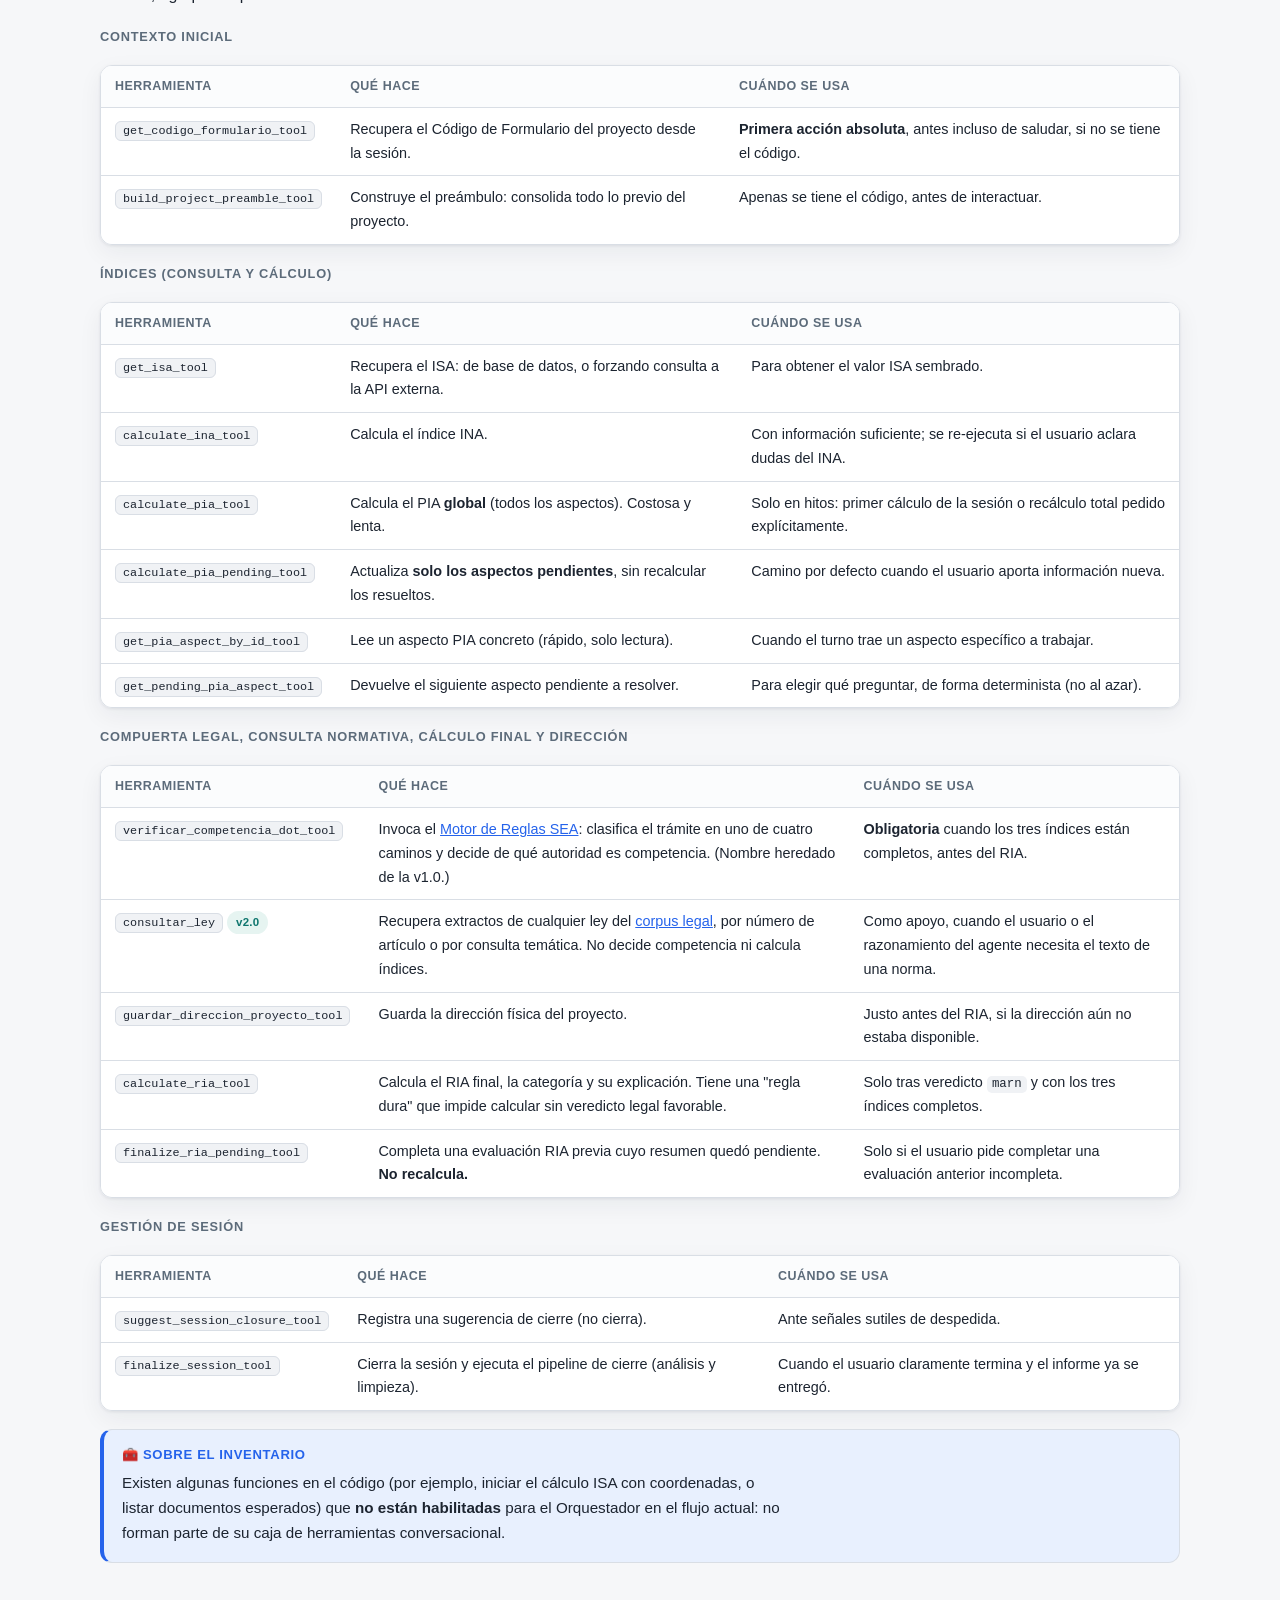
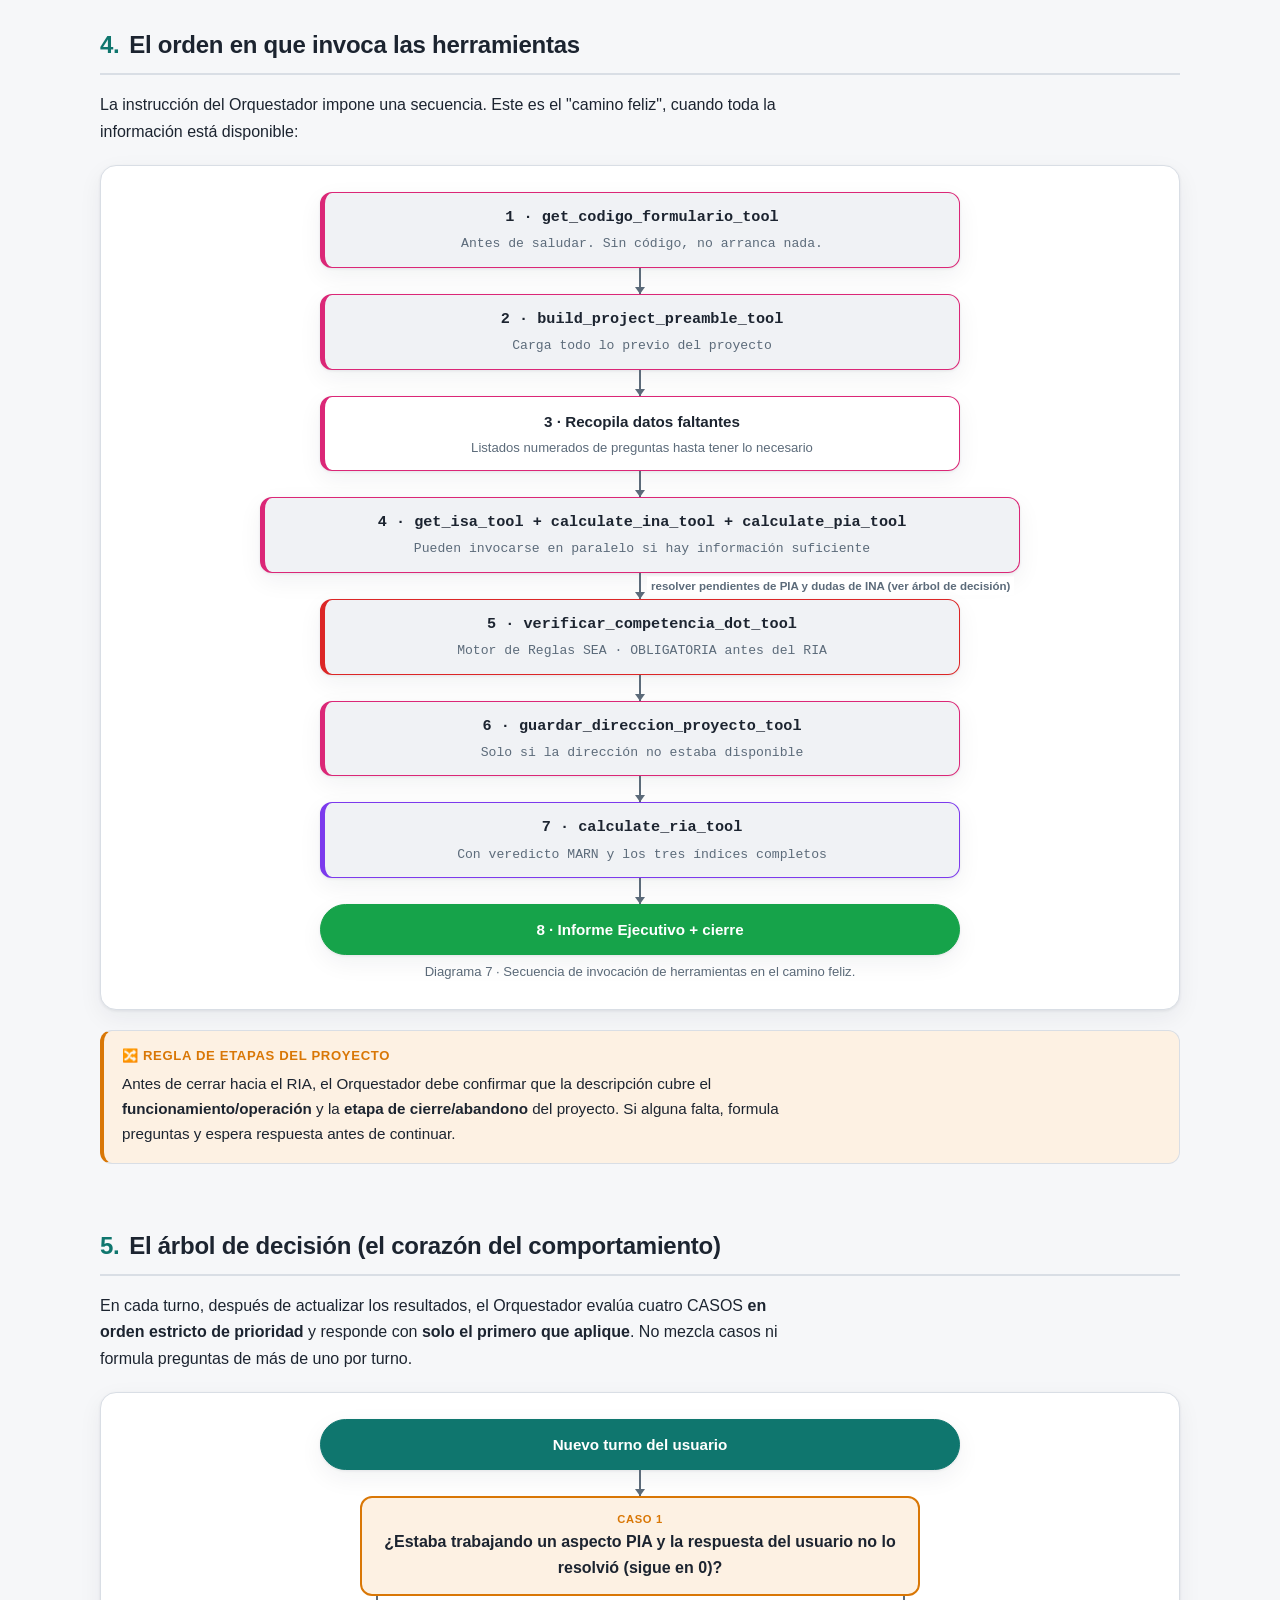
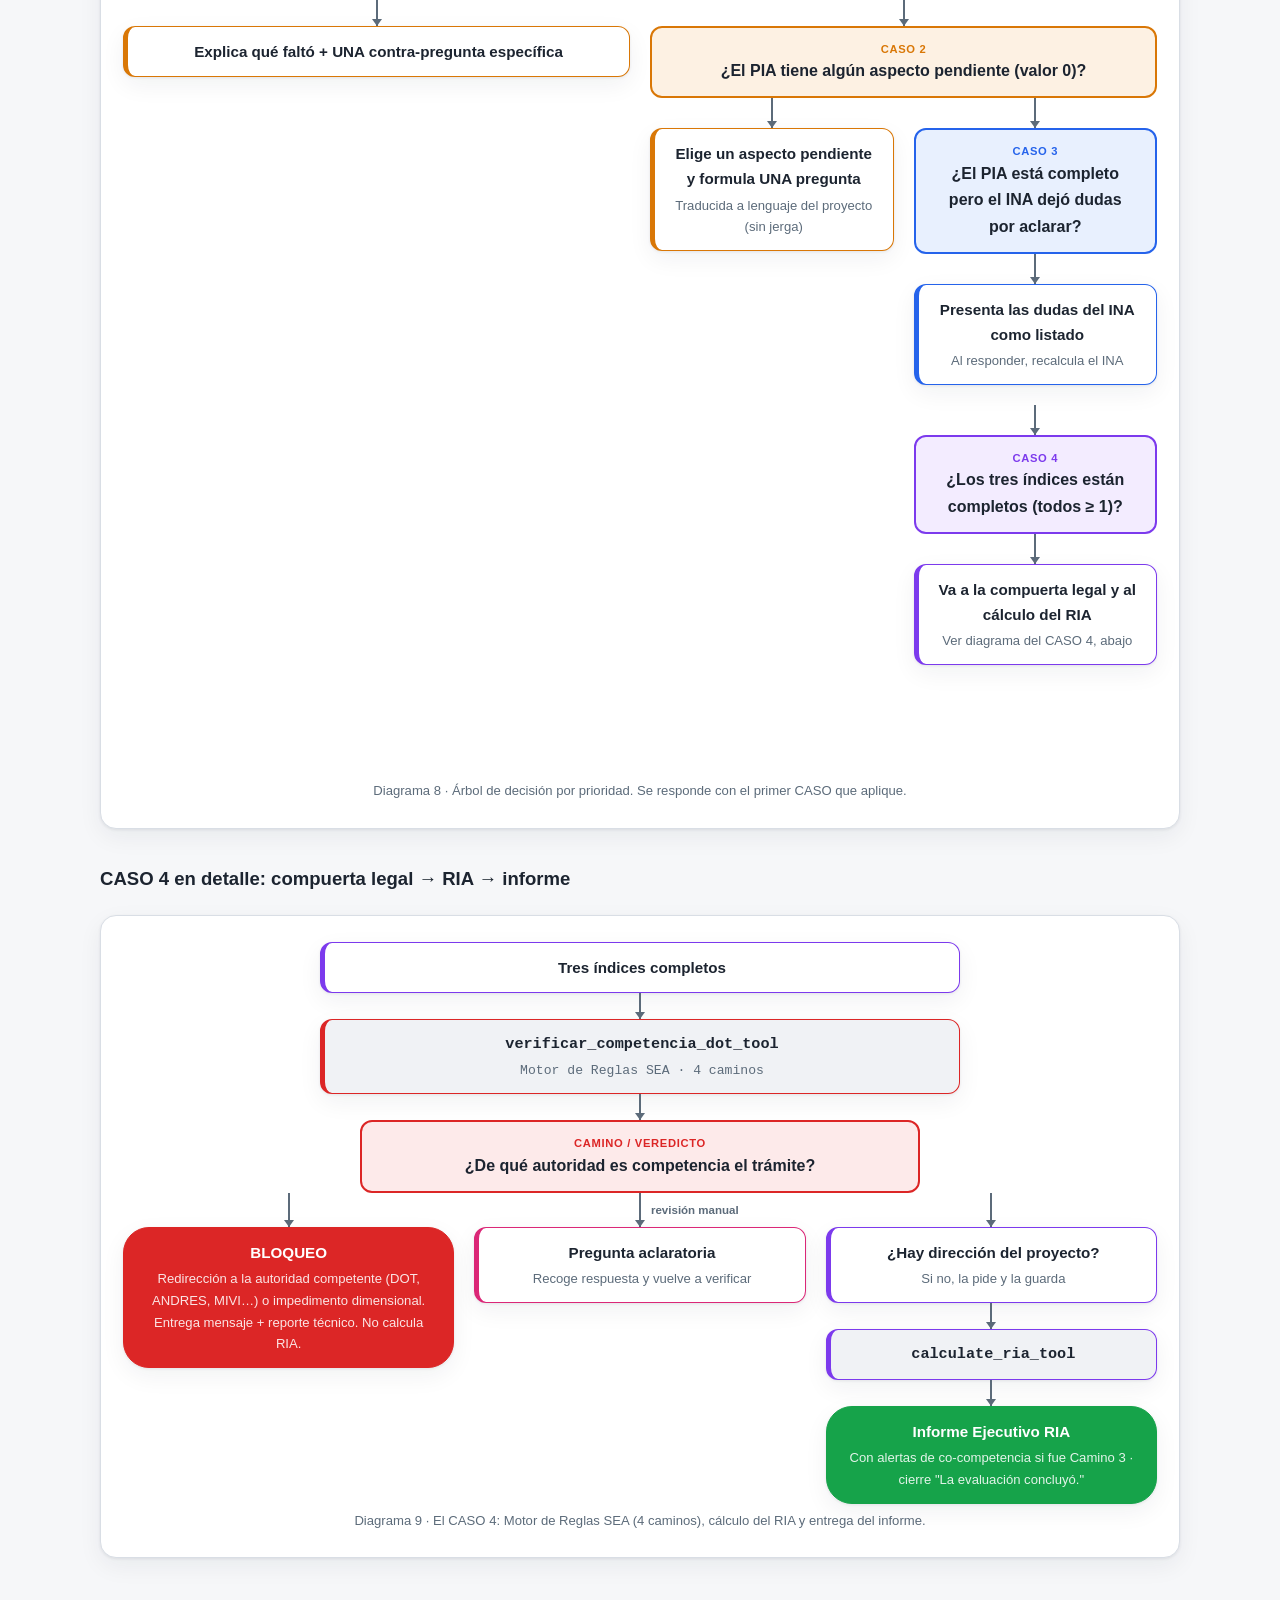
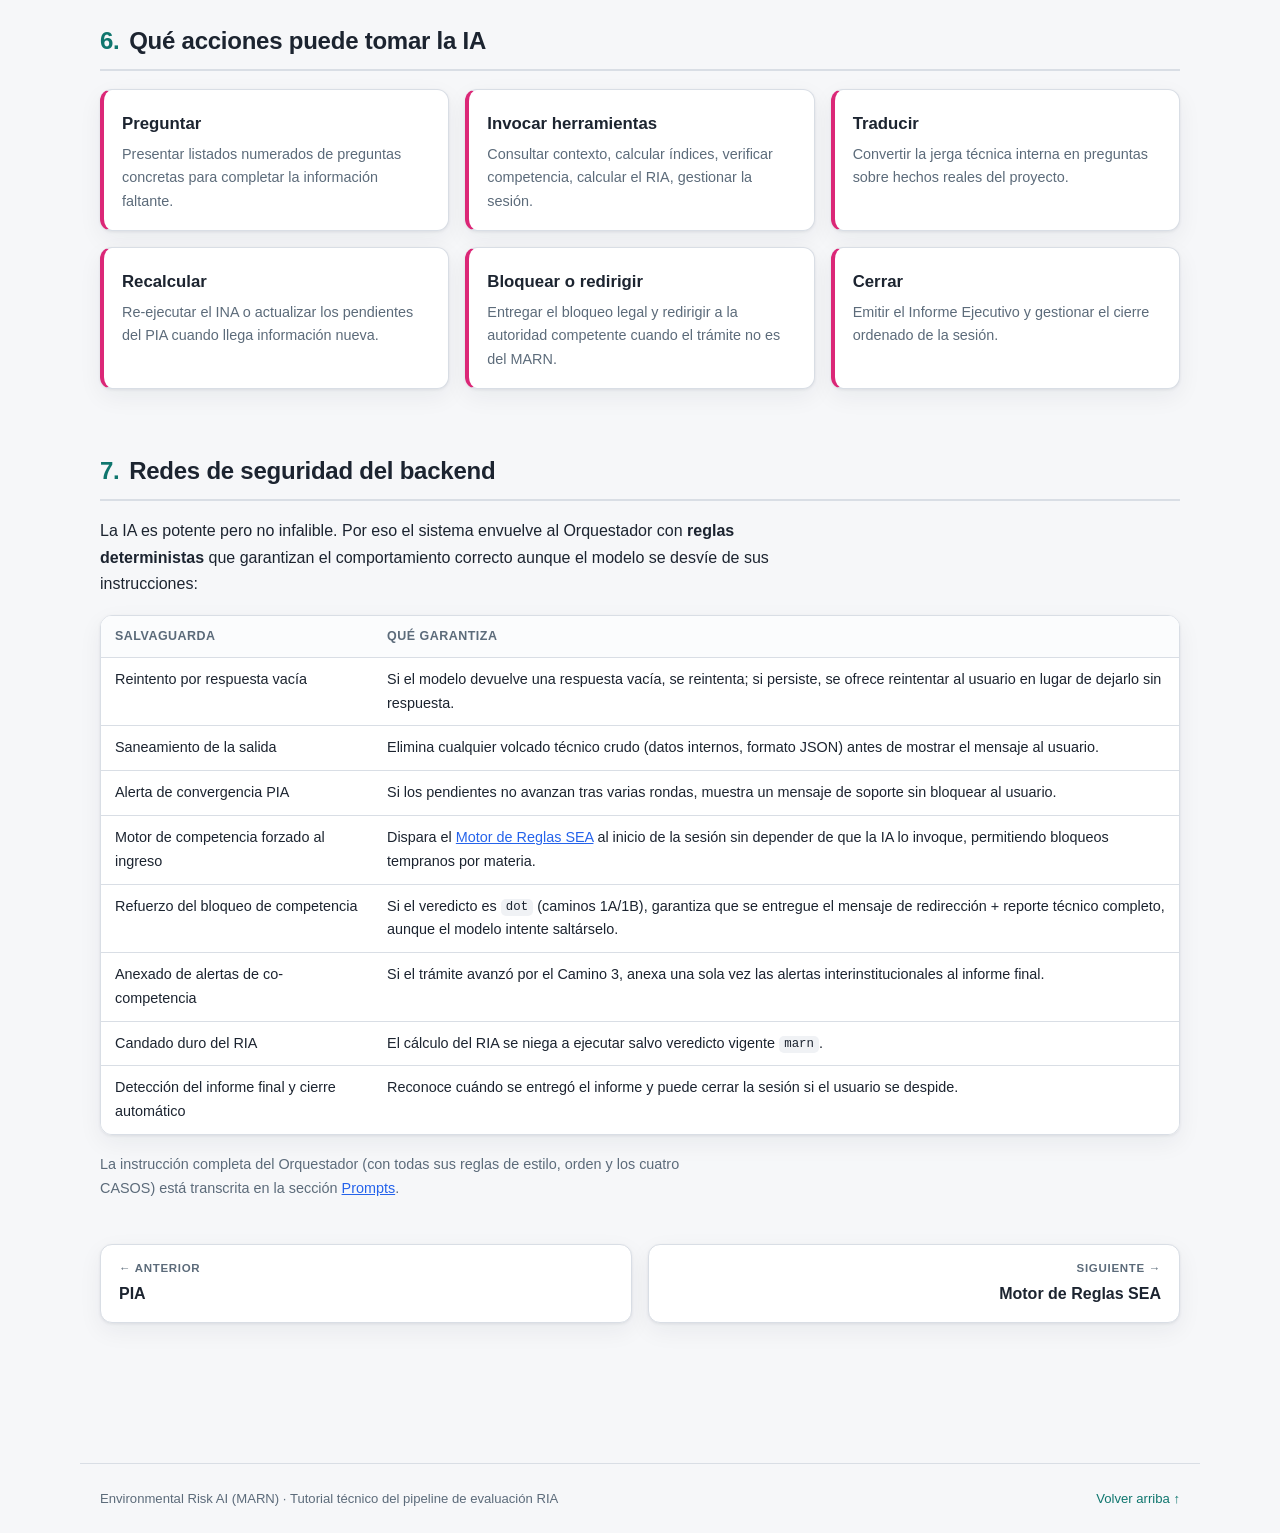
<file: 05-orquestador.html>
<!DOCTYPE html>
<html lang="es">
<head>
<meta charset="UTF-8">
<meta name="viewport" content="width=device-width, initial-scale=1.0">
<title>Agente Orquestador y tools · Tutorial RIA</title>
<link rel="stylesheet" href="assets/styles.css">
<script src="assets/app.js"></script>
</head>
<body>

<nav class="topbar"><div class="topbar-inner">
  <a class="brand" href="index.html"><span class="logo">RIA</span><span>Environmental Risk AI<small>Tutorial técnico · MARN</small></span></a>
  <div class="navlinks">
    <a href="index.html">Inicio</a>
    <a href="01-vision-general.html">Visión general</a>
    <a href="02-ina.html">INA</a>
    <a href="03-isa.html">ISA</a>
    <a href="04-pia.html">PIA</a>
    <a href="05-orquestador.html">Orquestador</a>
    <a href="06-motor-sea.html">Motor SEA</a>
    <a href="07-ria-cierre.html">RIA y cierre</a>
    <a href="08-corpus-legal.html">Corpus legal</a>
    <a href="10-reevaluacion.html">Reevaluación</a>
    <a href="09-prompts.html">Prompts</a>
    <button class="theme-toggle" onclick="toggleTheme()" aria-label="Cambiar tema">🌙</button>
  </div>
</div></nav>

<div class="wrap">

  <div class="crumb"><a href="index.html">Inicio</a> › Orquestador</div>
  <header class="hero">
    <div class="kicker" style="color:var(--orq)">El cerebro conversacional</div>
    <h1>El Agente Orquestador RIA</h1>
    <p class="sub">Es el único componente que conversa con la persona usuaria. No calcula los índices por sí mismo: coordina. Decide qué preguntar, qué herramienta invocar y en qué orden, siguiendo un árbol de decisión estricto, hasta producir el Informe Ejecutivo. Esta sección detalla todas sus herramientas y todas sus decisiones.</p>
  </header>

  <h2><span class="num">1.</span>Quién es y cómo trabaja</h2>
  <dl class="meta">
    <dt>Qué es</dt><dd>Un <strong>agente conversacional</strong> construido con el Google Agent Developer Kit (ADK), impulsado por el modelo Gemini. Razona internamente antes de responder (planificación con "pensamientos").</dd>
    <dt>Idioma</dt><dd>Responde <strong>siempre en español neutro</strong>, aunque el usuario escriba en otro idioma.</dd>
    <dt>Estilo</dt><dd>Directo y escueto. Durante la evaluación se limita a <strong>listados numerados de preguntas</strong>; solo desarrolla más si el usuario pregunta algo explícito.</dd>
    <dt>Qué coordina</dt><dd>Recopila y valida la información del proyecto, obtiene los tres índices (INA, ISA, PIA) mediante herramientas, aplica la compuerta legal y calcula el RIA. Los componentes especialistas nunca hablan con el usuario: solo con el Orquestador.</dd>
  </dl>

  <h2><span class="num">2.</span>El contexto que recibe al arrancar</h2>
  <p>Antes de conversar, el Orquestador se "pone al día" con todo lo que ya existe del proyecto. Una herramienta especial (el <strong>preámbulo</strong>) consolida desde la base de datos las evaluaciones previas de INA, ISA y PIA, más metadatos del proyecto, y se lo entrega como conocimiento base. Esto evita volver a preguntar lo que ya se sabe.</p>
  <p>El preámbulo incluye una señal decisiva: <code>direccion_proyecto_disponible</code> (si ya se tiene la dirección física del proyecto), que condiciona un paso previo al cálculo del RIA. Además, en cada turno el backend le inyecta notas de control: qué modo de PIA usar, si el turno trae un aspecto concreto a trabajar, o si el turno anterior tuvo una interrupción técnica.</p>

  <div class="callout warn">
    <div class="ct">⚙️ Novedad v2.0 · el motor de competencia se dispara solo</div>
    <p>A diferencia del preámbulo (que la IA debe invocar), el <a href="06-motor-sea.html">Motor de Reglas SEA</a> se ejecuta de forma <strong>forzada por el backend al ingreso</strong> de la sesión, sin esperar a que el modelo lo pida. Esto permite una redirección temprana si el proyecto es de entrada competencia de otra institución. Además, el sistema mantiene un <strong>almacén de hechos</strong> acumulativo por sesión (los datos ya confirmados del proyecto) que evita repreguntas y alimenta las reglas de competencia.</p>
  </div>

  <div class="callout info">
    <div class="ct">📌 Sobre el preámbulo</div>
    <p>La construcción del preámbulo (<span class="tool">build_project_preamble_tool</span>) es una instrucción de prompt "obligatoria", pero <strong>no está garantizada por código</strong>: depende de que el modelo la invoque. Si no lo hace, el flujo posterior no se rompe (cada índice lee la base de datos por su cuenta), aunque el agente arrancaría sin el conocimiento base consolidado.</p>
  </div>

  <h2><span class="num">3.</span>Las herramientas (tools) disponibles</h2>
  <p>El Orquestador dispone de un conjunto acotado de herramientas. Cada una es una capacidad concreta: consultar, calcular, verificar o gestionar la sesión. Estas son <strong>todas</strong> las que la IA puede invocar, agrupadas por función.</p>

  <h4>Contexto inicial</h4>
  <div class="tablewrap">
    <table>
      <thead><tr><th>Herramienta</th><th>Qué hace</th><th>Cuándo se usa</th></tr></thead>
      <tbody>
        <tr><td><span class="tool">get_codigo_formulario_tool</span></td><td>Recupera el Código de Formulario del proyecto desde la sesión.</td><td><strong>Primera acción absoluta</strong>, antes incluso de saludar, si no se tiene el código.</td></tr>
        <tr><td><span class="tool">build_project_preamble_tool</span></td><td>Construye el preámbulo: consolida todo lo previo del proyecto.</td><td>Apenas se tiene el código, antes de interactuar.</td></tr>
      </tbody>
    </table>
  </div>

  <h4>Índices (consulta y cálculo)</h4>
  <div class="tablewrap">
    <table>
      <thead><tr><th>Herramienta</th><th>Qué hace</th><th>Cuándo se usa</th></tr></thead>
      <tbody>
        <tr><td><span class="tool">get_isa_tool</span></td><td>Recupera el ISA: de base de datos, o forzando consulta a la API externa.</td><td>Para obtener el valor ISA sembrado.</td></tr>
        <tr><td><span class="tool">calculate_ina_tool</span></td><td>Calcula el índice INA.</td><td>Con información suficiente; se re-ejecuta si el usuario aclara dudas del INA.</td></tr>
        <tr><td><span class="tool">calculate_pia_tool</span></td><td>Calcula el PIA <strong>global</strong> (todos los aspectos). Costosa y lenta.</td><td>Solo en hitos: primer cálculo de la sesión o recálculo total pedido explícitamente.</td></tr>
        <tr><td><span class="tool">calculate_pia_pending_tool</span></td><td>Actualiza <strong>solo los aspectos pendientes</strong>, sin recalcular los resueltos.</td><td>Camino por defecto cuando el usuario aporta información nueva.</td></tr>
        <tr><td><span class="tool">get_pia_aspect_by_id_tool</span></td><td>Lee un aspecto PIA concreto (rápido, solo lectura).</td><td>Cuando el turno trae un aspecto específico a trabajar.</td></tr>
        <tr><td><span class="tool">get_pending_pia_aspect_tool</span></td><td>Devuelve el siguiente aspecto pendiente a resolver.</td><td>Para elegir qué preguntar, de forma determinista (no al azar).</td></tr>
      </tbody>
    </table>
  </div>

  <h4>Compuerta legal, consulta normativa, cálculo final y dirección</h4>
  <div class="tablewrap">
    <table>
      <thead><tr><th>Herramienta</th><th>Qué hace</th><th>Cuándo se usa</th></tr></thead>
      <tbody>
        <tr><td><span class="tool">verificar_competencia_dot_tool</span></td><td>Invoca el <a href="06-motor-sea.html">Motor de Reglas SEA</a>: clasifica el trámite en uno de cuatro caminos y decide de qué autoridad es competencia. (Nombre heredado de la v1.0.)</td><td><strong>Obligatoria</strong> cuando los tres índices están completos, antes del RIA.</td></tr>
        <tr><td><span class="tool">consultar_ley</span> <span class="badge b-brand" style="background:var(--brand-soft);color:var(--brand)">v2.0</span></td><td>Recupera extractos de cualquier ley del <a href="08-corpus-legal.html">corpus legal</a>, por número de artículo o por consulta temática. No decide competencia ni calcula índices.</td><td>Como apoyo, cuando el usuario o el razonamiento del agente necesita el texto de una norma.</td></tr>
        <tr><td><span class="tool">guardar_direccion_proyecto_tool</span></td><td>Guarda la dirección física del proyecto.</td><td>Justo antes del RIA, si la dirección aún no estaba disponible.</td></tr>
        <tr><td><span class="tool">calculate_ria_tool</span></td><td>Calcula el RIA final, la categoría y su explicación. Tiene una "regla dura" que impide calcular sin veredicto legal favorable.</td><td>Solo tras veredicto <code>marn</code> y con los tres índices completos.</td></tr>
        <tr><td><span class="tool">finalize_ria_pending_tool</span></td><td>Completa una evaluación RIA previa cuyo resumen quedó pendiente. <strong>No recalcula.</strong></td><td>Solo si el usuario pide completar una evaluación anterior incompleta.</td></tr>
      </tbody>
    </table>
  </div>

  <h4>Gestión de sesión</h4>
  <div class="tablewrap">
    <table>
      <thead><tr><th>Herramienta</th><th>Qué hace</th><th>Cuándo se usa</th></tr></thead>
      <tbody>
        <tr><td><span class="tool">suggest_session_closure_tool</span></td><td>Registra una sugerencia de cierre (no cierra).</td><td>Ante señales sutiles de despedida.</td></tr>
        <tr><td><span class="tool">finalize_session_tool</span></td><td>Cierra la sesión y ejecuta el pipeline de cierre (análisis y limpieza).</td><td>Cuando el usuario claramente termina y el informe ya se entregó.</td></tr>
      </tbody>
    </table>
  </div>

  <div class="callout info">
    <div class="ct">🧰 Sobre el inventario</div>
    <p>Existen algunas funciones en el código (por ejemplo, iniciar el cálculo ISA con coordenadas, o listar documentos esperados) que <strong>no están habilitadas</strong> para el Orquestador en el flujo actual: no forman parte de su caja de herramientas conversacional.</p>
  </div>

  <h2><span class="num">4.</span>El orden en que invoca las herramientas</h2>
  <p>La instrucción del Orquestador impone una secuencia. Este es el "camino feliz", cuando toda la información está disponible:</p>

  <div class="flow">
    <div class="flow-col">
      <div class="fnode orq tool"><div class="ftitle">1 · get_codigo_formulario_tool</div><div class="fsub">Antes de saludar. Sin código, no arranca nada.</div></div>
      <div class="farrow"></div>
      <div class="fnode orq tool"><div class="ftitle">2 · build_project_preamble_tool</div><div class="fsub">Carga todo lo previo del proyecto</div></div>
      <div class="farrow"></div>
      <div class="fnode orq"><div class="ftitle">3 · Recopila datos faltantes</div><div class="fsub">Listados numerados de preguntas hasta tener lo necesario</div></div>
      <div class="farrow"></div>
      <div class="fnode wide orq tool"><div class="ftitle">4 · get_isa_tool + calculate_ina_tool + calculate_pia_tool</div><div class="fsub">Pueden invocarse en paralelo si hay información suficiente</div></div>
      <div class="farrow lbl" data-label="resolver pendientes de PIA y dudas de INA (ver árbol de decisión)"></div>
      <div class="fnode orq tool" style="border-color:var(--stop)"><div class="ftitle">5 · verificar_competencia_dot_tool</div><div class="fsub">Motor de Reglas SEA · OBLIGATORIA antes del RIA</div></div>
      <div class="farrow"></div>
      <div class="fnode orq tool"><div class="ftitle">6 · guardar_direccion_proyecto_tool</div><div class="fsub">Solo si la dirección no estaba disponible</div></div>
      <div class="farrow"></div>
      <div class="fnode ria tool"><div class="ftitle">7 · calculate_ria_tool</div><div class="fsub">Con veredicto MARN y los tres índices completos</div></div>
      <div class="farrow"></div>
      <div class="fnode endok"><div class="ftitle">8 · Informe Ejecutivo + cierre</div></div>
    </div>
    <div class="cap">Diagrama 7 · Secuencia de invocación de herramientas en el camino feliz.</div>
  </div>

  <div class="callout warn">
    <div class="ct">🔀 Regla de etapas del proyecto</div>
    <p>Antes de cerrar hacia el RIA, el Orquestador debe confirmar que la descripción cubre el <strong>funcionamiento/operación</strong> y la <strong>etapa de cierre/abandono</strong> del proyecto. Si alguna falta, formula preguntas y espera respuesta antes de continuar.</p>
  </div>

  <h2><span class="num">5.</span>El árbol de decisión (el corazón del comportamiento)</h2>
  <p>En cada turno, después de actualizar los resultados, el Orquestador evalúa cuatro CASOS <strong>en orden estricto de prioridad</strong> y responde con <strong>solo el primero que aplique</strong>. No mezcla casos ni formula preguntas de más de uno por turno.</p>

  <div class="flow">
    <div class="flow-col">
      <div class="fnode start"><div class="ftitle">Nuevo turno del usuario</div></div>
      <div class="farrow"></div>

      <div class="fdecision" style="border-color:var(--pia); background:var(--pia-soft)"><div class="q" style="color:var(--pia)">CASO 1</div>¿Estaba trabajando un aspecto PIA y la respuesta del usuario <strong>no</strong> lo resolvió (sigue en 0)?</div>
      <div class="fbranch">
        <div class="flow-col"><div class="farrow yes" data-label="sí" style="height:30px"></div>
          <div class="fnode pia"><div class="ftitle">Explica qué faltó + UNA contra-pregunta específica</div></div></div>
        <div class="flow-col"><div class="farrow no" data-label="no" style="height:30px"></div>

          <div class="fdecision" style="border-color:var(--pia); background:var(--pia-soft)"><div class="q" style="color:var(--pia)">CASO 2</div>¿El PIA tiene algún aspecto pendiente (valor 0)?</div>
          <div class="fbranch">
            <div class="flow-col"><div class="farrow yes" data-label="sí" style="height:30px"></div>
              <div class="fnode pia"><div class="ftitle">Elige un aspecto pendiente y formula UNA pregunta</div><div class="fsub">Traducida a lenguaje del proyecto (sin jerga)</div></div></div>
            <div class="flow-col"><div class="farrow no" data-label="no" style="height:30px"></div>

              <div class="fdecision" style="border-color:var(--ina); background:var(--ina-soft)"><div class="q" style="color:var(--ina)">CASO 3</div>¿El PIA está completo pero el INA dejó dudas por aclarar?</div>
              <div class="fbranch">
                <div class="flow-col"><div class="farrow yes" data-label="sí" style="height:30px"></div>
                  <div class="fnode ina"><div class="ftitle">Presenta las dudas del INA como listado</div><div class="fsub">Al responder, recalcula el INA</div></div></div>
                <div class="flow-col"><div class="farrow no" data-label="no" style="height:30px"></div>

                  <div class="fdecision" style="border-color:var(--ria); background:var(--ria-soft)"><div class="q" style="color:var(--ria)">CASO 4</div>¿Los tres índices están completos (todos ≥ 1)?</div>
                  <div class="flow-col">
                    <div class="farrow yes" data-label="sí" style="height:30px"></div>
                    <div class="fnode ria"><div class="ftitle">Va a la compuerta legal y al cálculo del RIA</div><div class="fsub">Ver diagrama del CASO 4, abajo</div></div>
                  </div>

                </div>
              </div>

            </div>
          </div>

        </div>
      </div>
    </div>
    <div class="cap">Diagrama 8 · Árbol de decisión por prioridad. Se responde con el primer CASO que aplique.</div>
  </div>

  <h3>CASO 4 en detalle: compuerta legal → RIA → informe</h3>
  <div class="flow">
    <div class="flow-col">
      <div class="fnode ria"><div class="ftitle">Tres índices completos</div></div>
      <div class="farrow"></div>
      <div class="fnode orq tool" style="border-color:var(--stop)"><div class="ftitle">verificar_competencia_dot_tool</div><div class="fsub">Motor de Reglas SEA · 4 caminos</div></div>
      <div class="farrow"></div>
      <div class="fdecision" style="border-color:var(--stop); background:var(--stop-soft)"><div class="q" style="color:var(--stop)">Camino / veredicto</div>¿De qué autoridad es competencia el trámite?</div>
      <div class="fbranch">
        <div class="flow-col">
          <div class="farrow" data-label="1A / 1B → dot" style="height:34px"></div>
          <div class="fnode endstop"><div class="ftitle">BLOQUEO</div><div class="fsub">Redirección a la autoridad competente (DOT, ANDRES, MIVI…) o impedimento dimensional. Entrega mensaje + reporte técnico. No calcula RIA.</div></div>
        </div>
        <div class="flow-col">
          <div class="farrow lbl" data-label="revisión manual" style="height:34px"></div>
          <div class="fnode orq"><div class="ftitle">Pregunta aclaratoria</div><div class="fsub">Recoge respuesta y vuelve a verificar</div></div>
        </div>
        <div class="flow-col">
          <div class="farrow yes" data-label="2 / 3 → marn" style="height:34px"></div>
          <div class="fnode ria"><div class="ftitle">¿Hay dirección del proyecto?</div><div class="fsub">Si no, la pide y la guarda</div></div>
          <div class="farrow"></div>
          <div class="fnode ria tool"><div class="ftitle">calculate_ria_tool</div></div>
          <div class="farrow"></div>
          <div class="fnode endok"><div class="ftitle">Informe Ejecutivo RIA</div><div class="fsub">Con alertas de co-competencia si fue Camino 3 · cierre "La evaluación concluyó."</div></div>
        </div>
      </div>
    </div>
    <div class="cap">Diagrama 9 · El CASO 4: Motor de Reglas SEA (4 caminos), cálculo del RIA y entrega del informe.</div>
  </div>

  <h2><span class="num">6.</span>Qué acciones puede tomar la IA</h2>
  <div class="cards">
    <div class="card c-orq"><h3>Preguntar</h3><p>Presentar listados numerados de preguntas concretas para completar la información faltante.</p></div>
    <div class="card c-orq"><h3>Invocar herramientas</h3><p>Consultar contexto, calcular índices, verificar competencia, calcular el RIA, gestionar la sesión.</p></div>
    <div class="card c-orq"><h3>Traducir</h3><p>Convertir la jerga técnica interna en preguntas sobre hechos reales del proyecto.</p></div>
    <div class="card c-orq"><h3>Recalcular</h3><p>Re-ejecutar el INA o actualizar los pendientes del PIA cuando llega información nueva.</p></div>
    <div class="card c-orq"><h3>Bloquear o redirigir</h3><p>Entregar el bloqueo legal y redirigir a la autoridad competente cuando el trámite no es del MARN.</p></div>
    <div class="card c-orq"><h3>Cerrar</h3><p>Emitir el Informe Ejecutivo y gestionar el cierre ordenado de la sesión.</p></div>
  </div>

  <h2><span class="num">7.</span>Redes de seguridad del backend</h2>
  <p>La IA es potente pero no infalible. Por eso el sistema envuelve al Orquestador con <strong>reglas deterministas</strong> que garantizan el comportamiento correcto aunque el modelo se desvíe de sus instrucciones:</p>
  <div class="tablewrap">
    <table>
      <thead><tr><th>Salvaguarda</th><th>Qué garantiza</th></tr></thead>
      <tbody>
        <tr><td>Reintento por respuesta vacía</td><td>Si el modelo devuelve una respuesta vacía, se reintenta; si persiste, se ofrece reintentar al usuario en lugar de dejarlo sin respuesta.</td></tr>
        <tr><td>Saneamiento de la salida</td><td>Elimina cualquier volcado técnico crudo (datos internos, formato JSON) antes de mostrar el mensaje al usuario.</td></tr>
        <tr><td>Alerta de convergencia PIA</td><td>Si los pendientes no avanzan tras varias rondas, muestra un mensaje de soporte sin bloquear al usuario.</td></tr>
        <tr><td>Motor de competencia forzado al ingreso</td><td>Dispara el <a href="06-motor-sea.html">Motor de Reglas SEA</a> al inicio de la sesión sin depender de que la IA lo invoque, permitiendo bloqueos tempranos por materia.</td></tr>
        <tr><td>Refuerzo del bloqueo de competencia</td><td>Si el veredicto es <code>dot</code> (caminos 1A/1B), garantiza que se entregue el mensaje de redirección + reporte técnico completo, aunque el modelo intente saltárselo.</td></tr>
        <tr><td>Anexado de alertas de co-competencia</td><td>Si el trámite avanzó por el Camino 3, anexa una sola vez las alertas interinstitucionales al informe final.</td></tr>
        <tr><td>Candado duro del RIA</td><td>El cálculo del RIA se niega a ejecutar salvo veredicto vigente <code>marn</code>.</td></tr>
        <tr><td>Detección del informe final y cierre automático</td><td>Reconoce cuándo se entregó el informe y puede cerrar la sesión si el usuario se despide.</td></tr>
      </tbody>
    </table>
  </div>

  <p style="color:var(--muted); font-size:.9rem">La instrucción completa del Orquestador (con todas sus reglas de estilo, orden y los cuatro CASOS) está transcrita en la sección <a href="09-prompts.html#prompt-orquestador">Prompts</a>.</p>

  <div class="pager">
    <a href="04-pia.html"><div class="dir">← Anterior</div><div class="ti">PIA</div></a>
    <a class="next" href="06-motor-sea.html"><div class="dir">Siguiente →</div><div class="ti">Motor de Reglas SEA</div></a>
  </div>

</div>

<footer class="foot">
  <div>Environmental Risk AI (MARN) · Tutorial técnico del pipeline de evaluación RIA</div>
  <div><a href="#">Volver arriba ↑</a></div>
</footer>

</body>
</html>
</file>
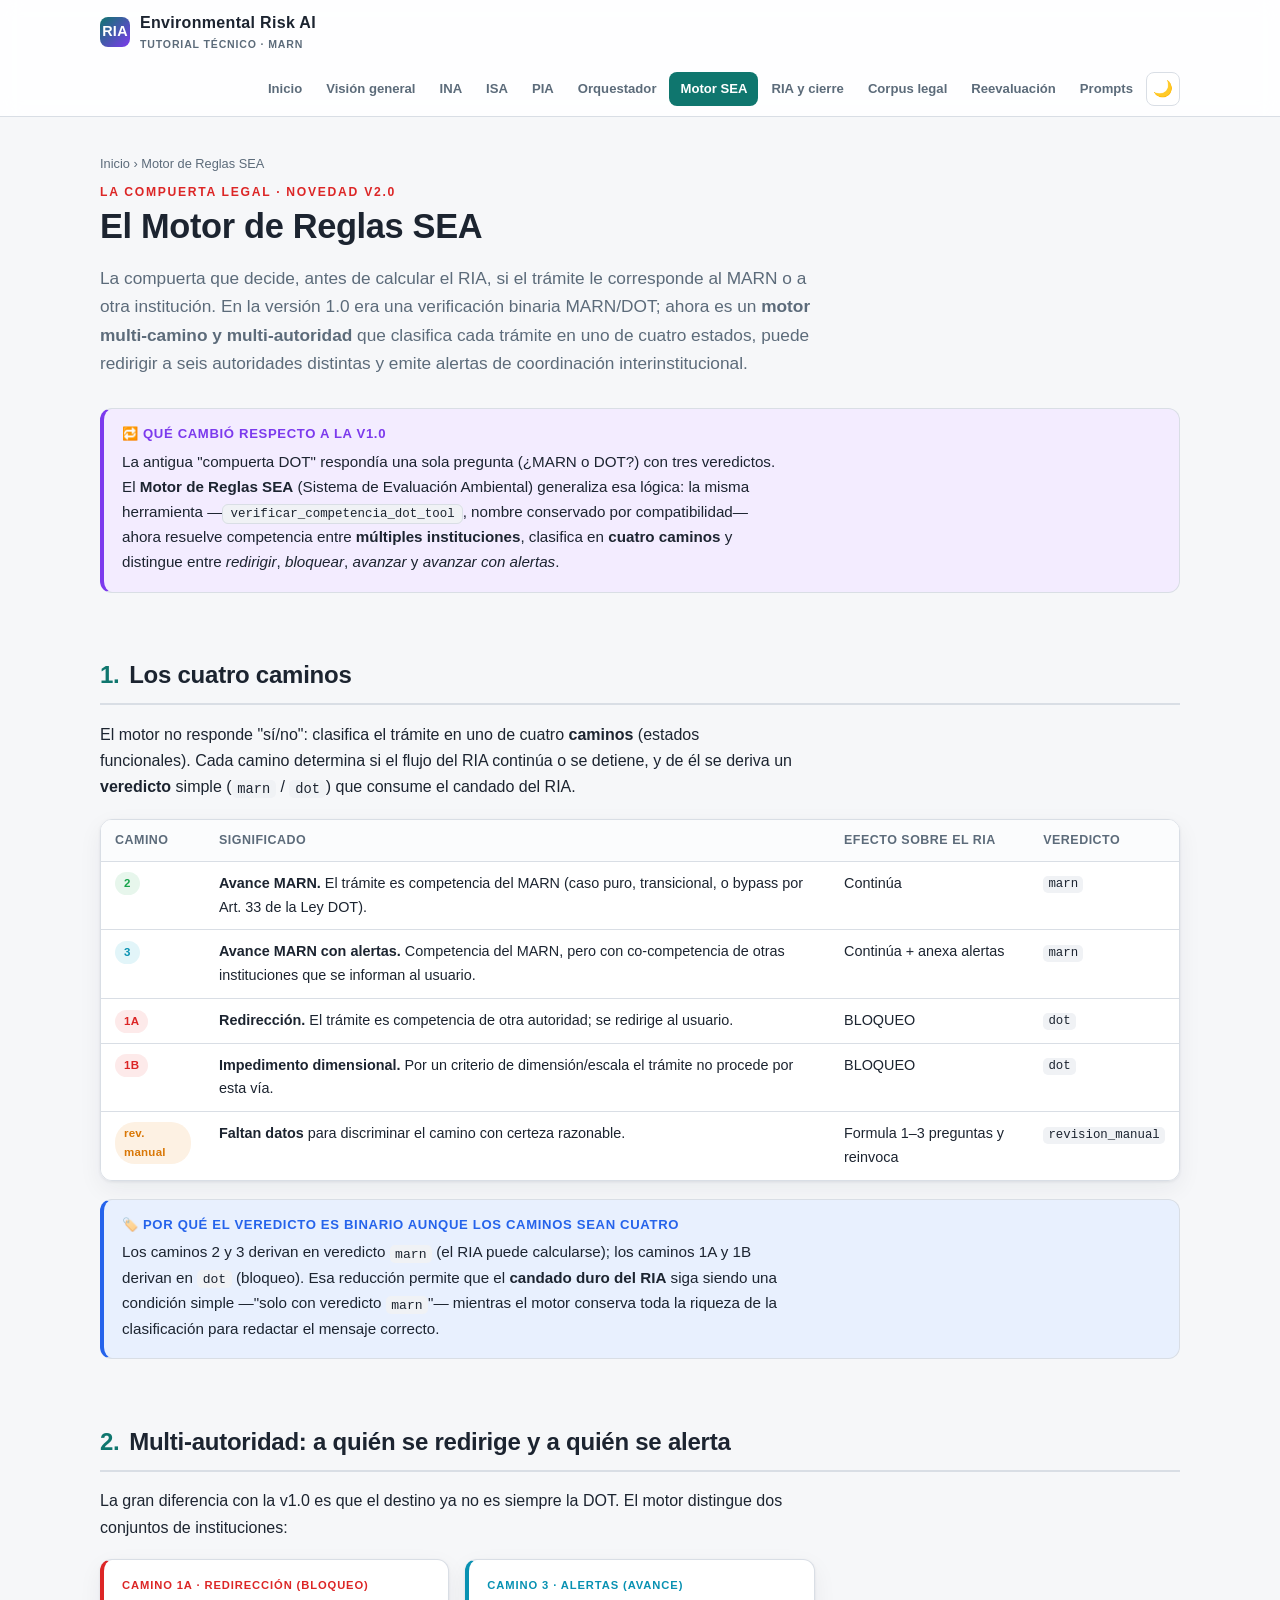
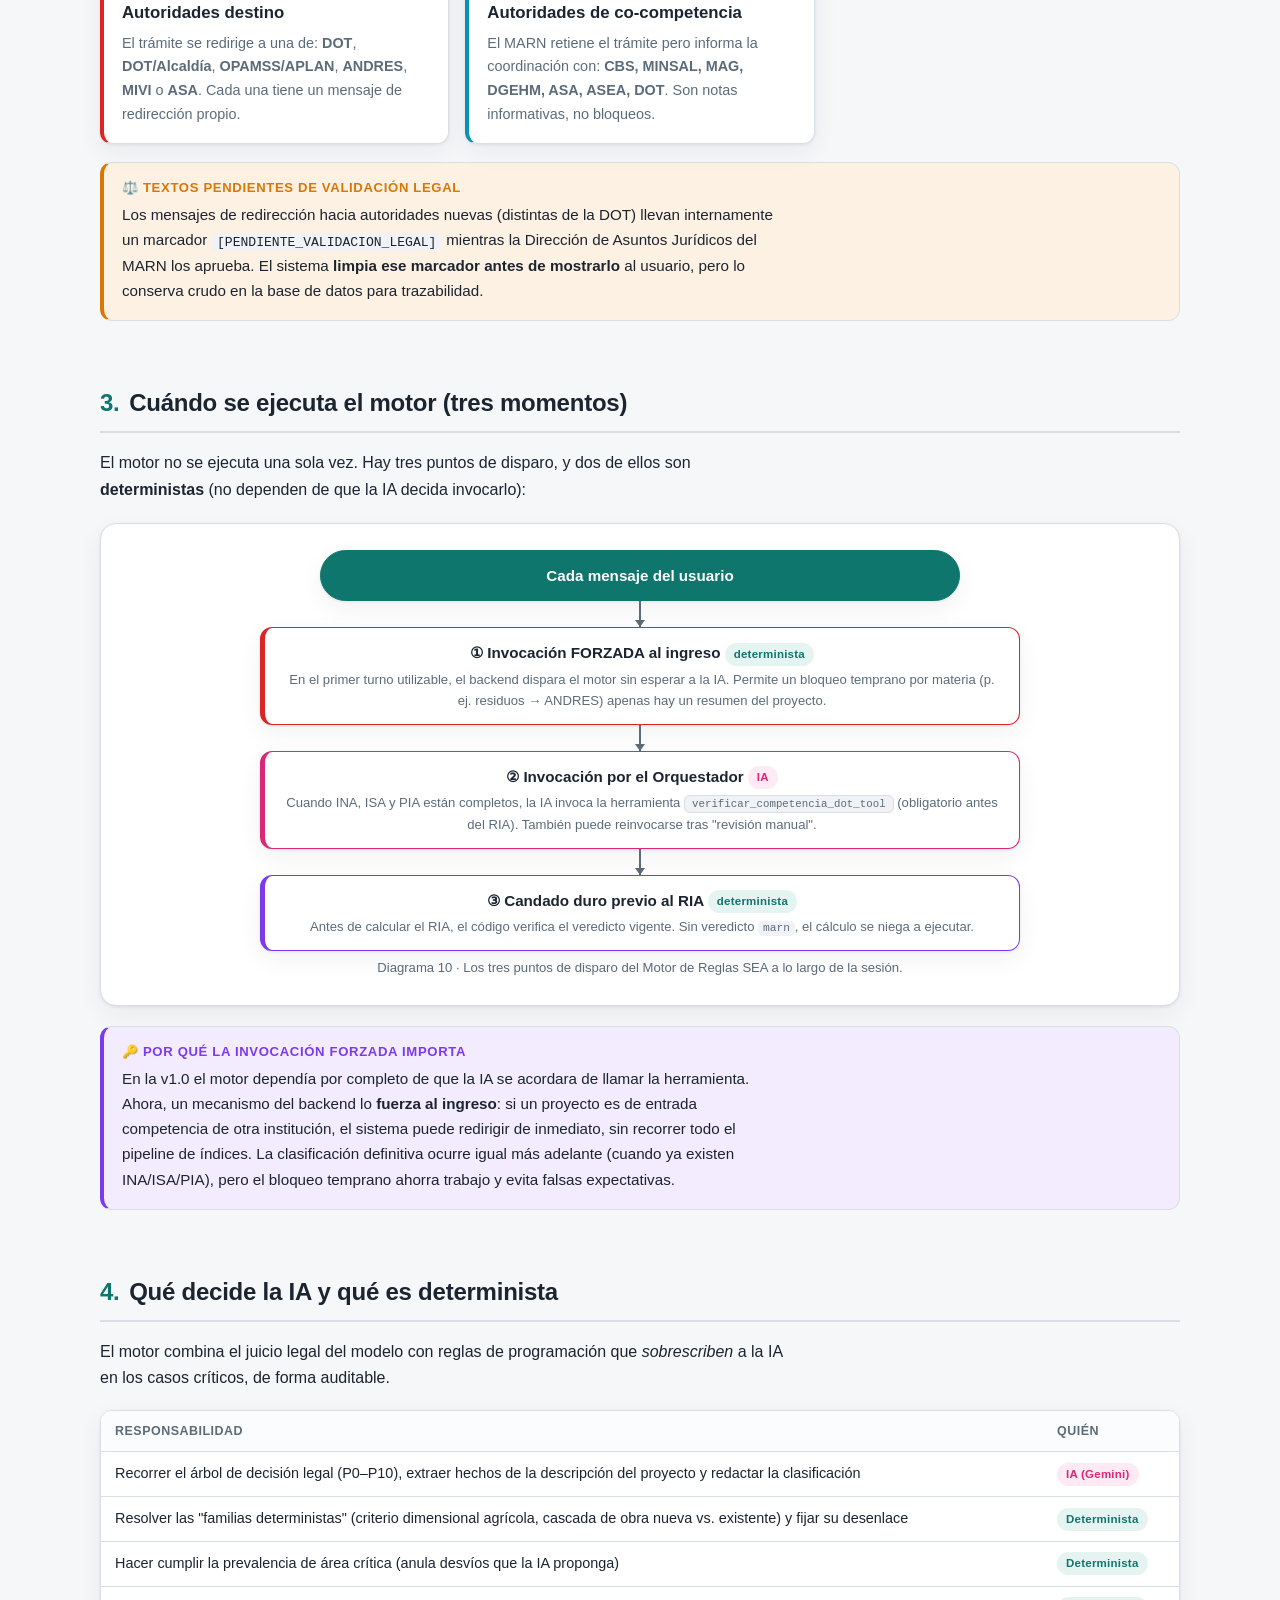
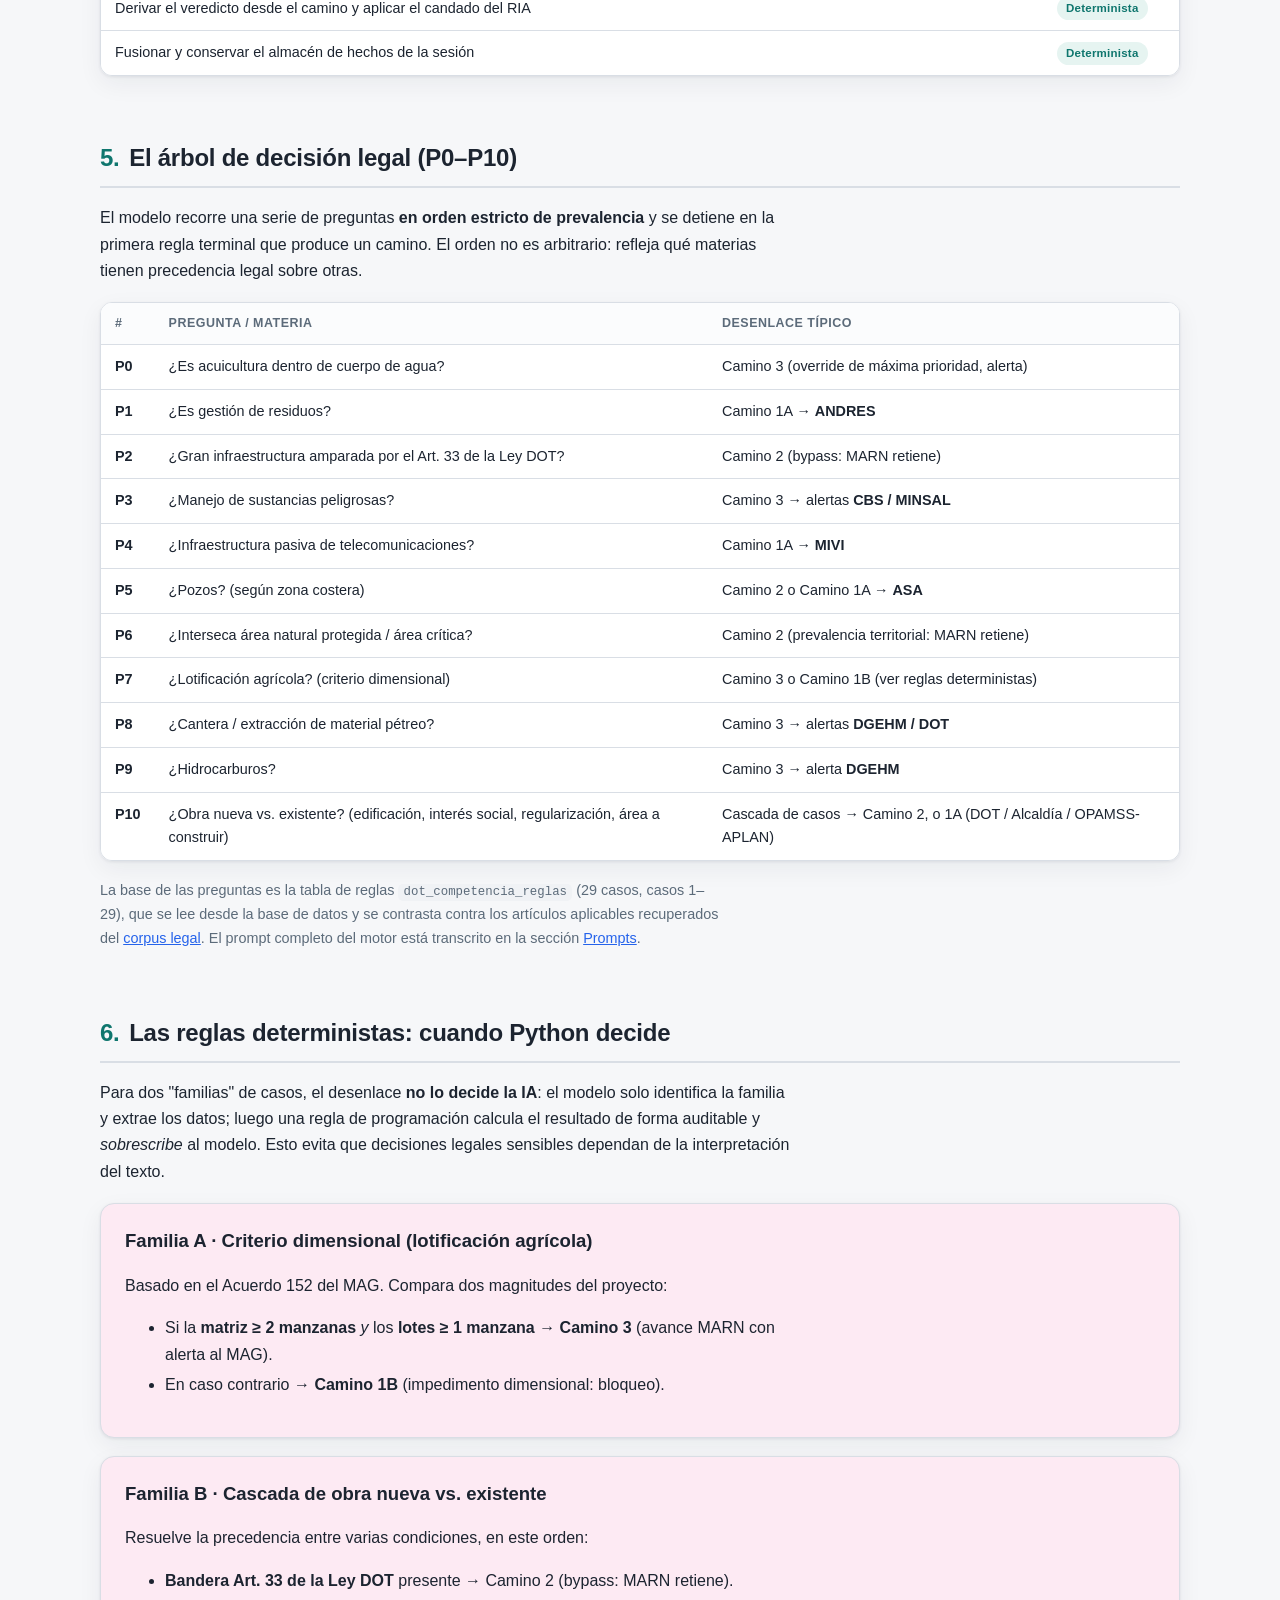
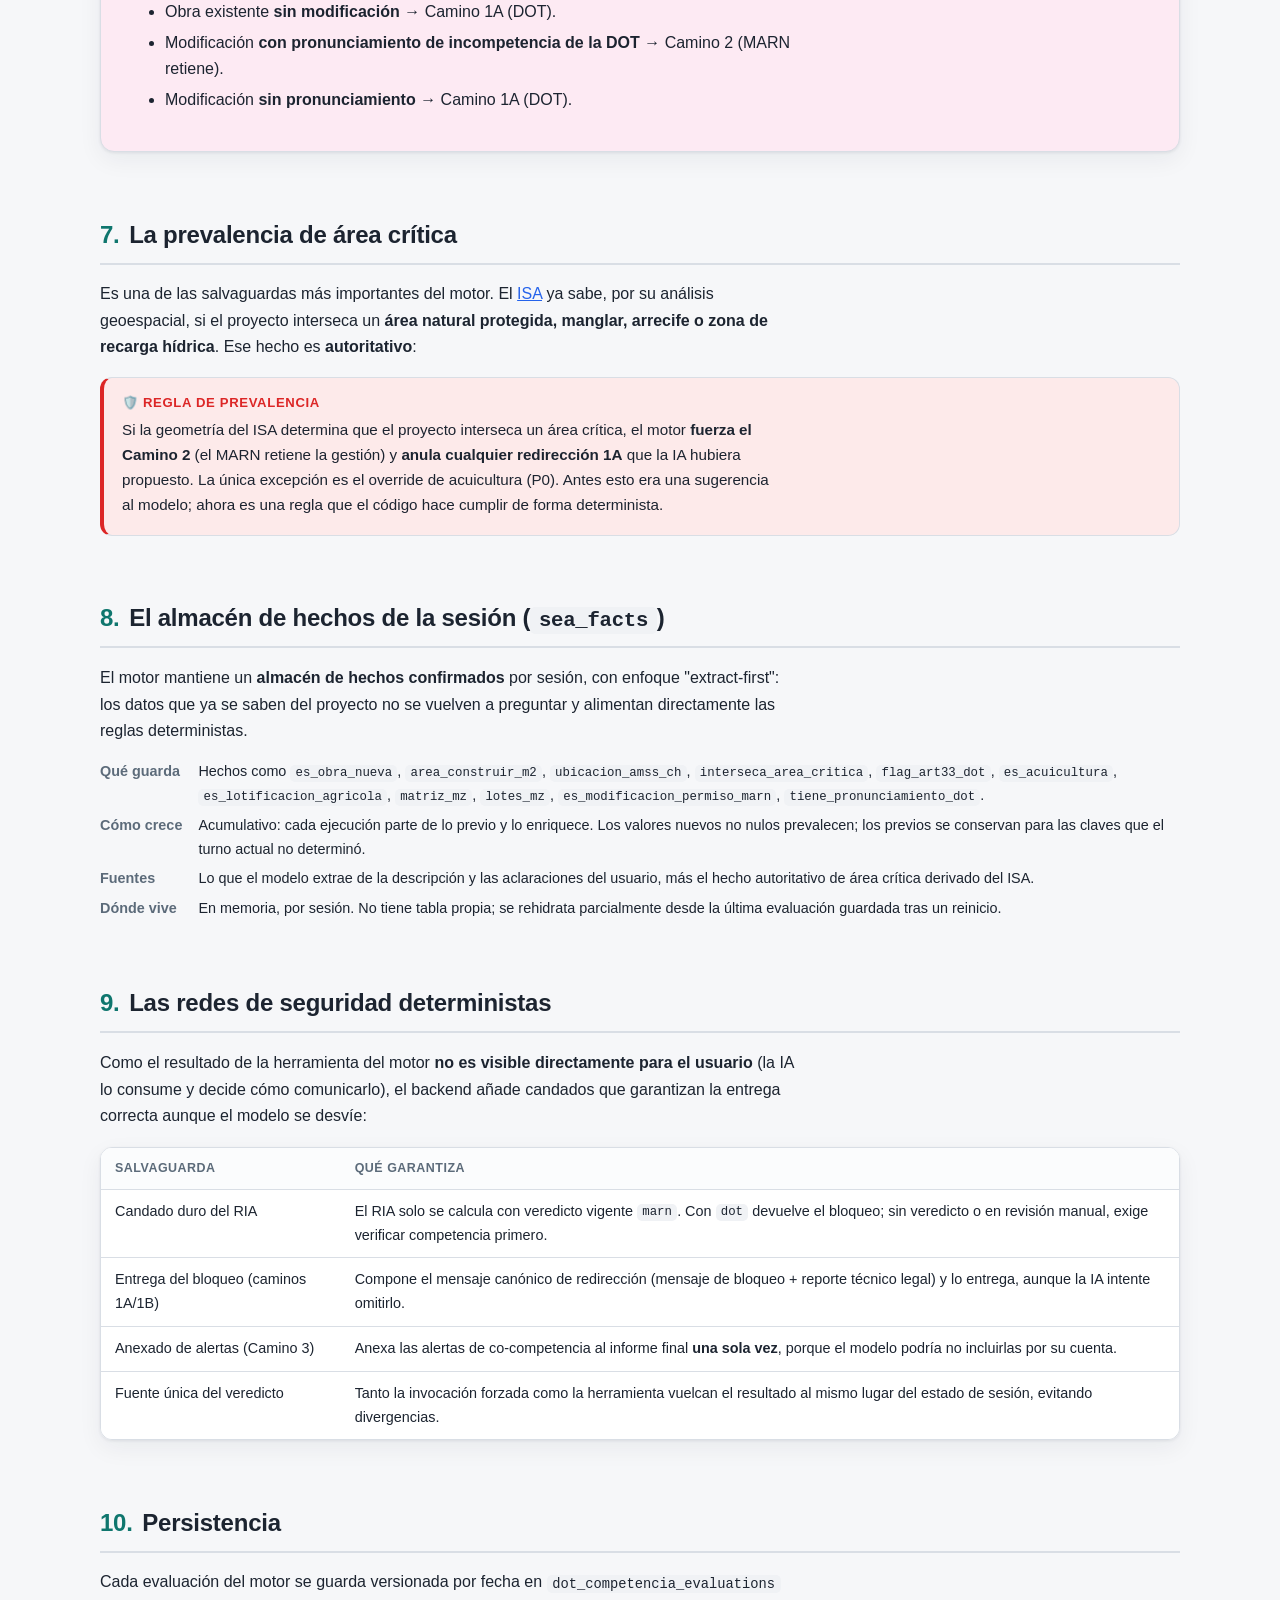
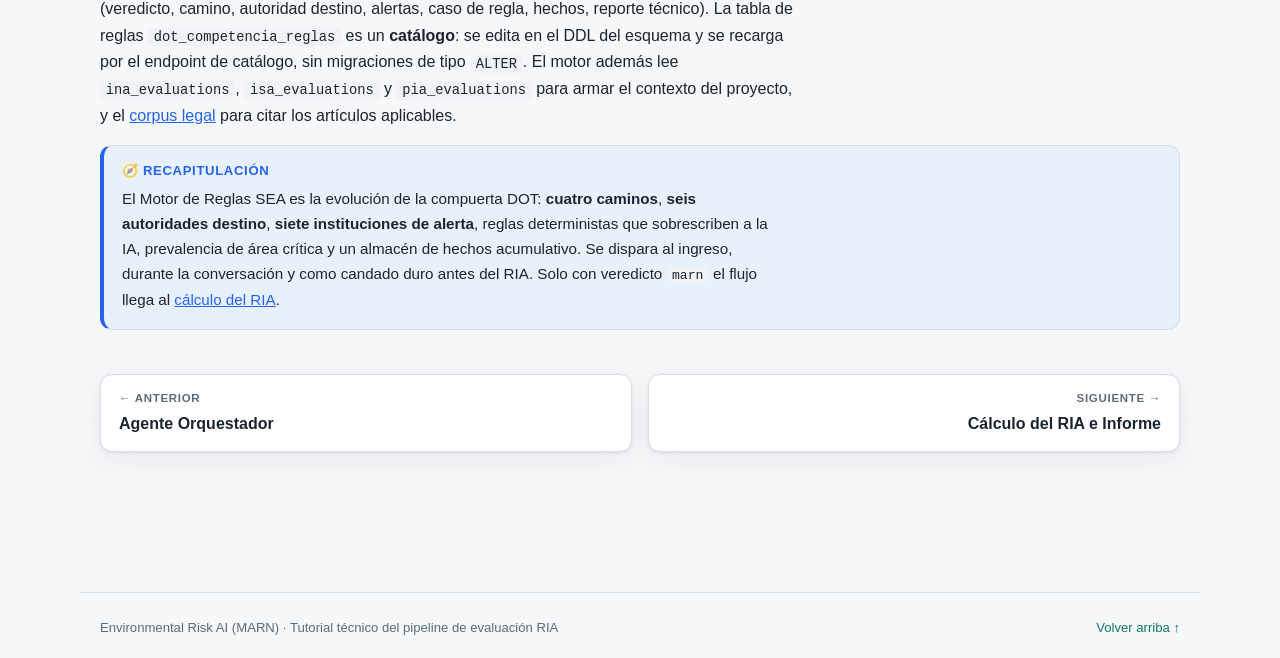
<file: 06-motor-sea.html>
<!DOCTYPE html>
<html lang="es">
<head>
<meta charset="UTF-8">
<meta name="viewport" content="width=device-width, initial-scale=1.0">
<title>Motor de Reglas SEA · Tutorial RIA</title>
<link rel="stylesheet" href="assets/styles.css">
<script src="assets/app.js"></script>
</head>
<body>

<nav class="topbar"><div class="topbar-inner">
  <a class="brand" href="index.html"><span class="logo">RIA</span><span>Environmental Risk AI<small>Tutorial técnico · MARN</small></span></a>
  <div class="navlinks">
    <a href="index.html">Inicio</a>
    <a href="01-vision-general.html">Visión general</a>
    <a href="02-ina.html">INA</a>
    <a href="03-isa.html">ISA</a>
    <a href="04-pia.html">PIA</a>
    <a href="05-orquestador.html">Orquestador</a>
    <a href="06-motor-sea.html">Motor SEA</a>
    <a href="07-ria-cierre.html">RIA y cierre</a>
    <a href="08-corpus-legal.html">Corpus legal</a>
    <a href="10-reevaluacion.html">Reevaluación</a>
    <a href="09-prompts.html">Prompts</a>
    <button class="theme-toggle" onclick="toggleTheme()" aria-label="Cambiar tema">🌙</button>
  </div>
</div></nav>

<div class="wrap">

  <div class="crumb"><a href="index.html">Inicio</a> › Motor de Reglas SEA</div>
  <header class="hero">
    <div class="kicker" style="color:var(--stop)">La compuerta legal · novedad v2.0</div>
    <h1>El Motor de Reglas SEA</h1>
    <p class="sub">La compuerta que decide, antes de calcular el RIA, si el trámite le corresponde al MARN o a otra institución. En la versión 1.0 era una verificación binaria MARN/DOT; ahora es un <strong>motor multi-camino y multi-autoridad</strong> que clasifica cada trámite en uno de cuatro estados, puede redirigir a seis autoridades distintas y emite alertas de coordinación interinstitucional.</p>
  </header>

  <div class="callout key">
    <div class="ct">🔁 Qué cambió respecto a la v1.0</div>
    <p>La antigua "compuerta DOT" respondía una sola pregunta (¿MARN o DOT?) con tres veredictos. El <strong>Motor de Reglas SEA</strong> (Sistema de Evaluación Ambiental) generaliza esa lógica: la misma herramienta —<span class="tool">verificar_competencia_dot_tool</span>, nombre conservado por compatibilidad— ahora resuelve competencia entre <strong>múltiples instituciones</strong>, clasifica en <strong>cuatro caminos</strong> y distingue entre <em>redirigir</em>, <em>bloquear</em>, <em>avanzar</em> y <em>avanzar con alertas</em>.</p>
  </div>

  <h2><span class="num">1.</span>Los cuatro caminos</h2>
  <p>El motor no responde "sí/no": clasifica el trámite en uno de cuatro <strong>caminos</strong> (estados funcionales). Cada camino determina si el flujo del RIA continúa o se detiene, y de él se deriva un <strong>veredicto</strong> simple (<code>marn</code> / <code>dot</code>) que consume el candado del RIA.</p>

  <div class="tablewrap">
    <table>
      <thead><tr><th>Camino</th><th>Significado</th><th>Efecto sobre el RIA</th><th>Veredicto</th></tr></thead>
      <tbody>
        <tr><td><span class="badge b-ok">2</span></td><td><strong>Avance MARN.</strong> El trámite es competencia del MARN (caso puro, transicional, o bypass por Art. 33 de la Ley DOT).</td><td>Continúa</td><td><code>marn</code></td></tr>
        <tr><td><span class="badge b-ask">3</span></td><td><strong>Avance MARN con alertas.</strong> Competencia del MARN, pero con co-competencia de otras instituciones que se informan al usuario.</td><td>Continúa + anexa alertas</td><td><code>marn</code></td></tr>
        <tr><td><span class="badge b-stop">1A</span></td><td><strong>Redirección.</strong> El trámite es competencia de otra autoridad; se redirige al usuario.</td><td>BLOQUEO</td><td><code>dot</code></td></tr>
        <tr><td><span class="badge b-stop">1B</span></td><td><strong>Impedimento dimensional.</strong> Por un criterio de dimensión/escala el trámite no procede por esta vía.</td><td>BLOQUEO</td><td><code>dot</code></td></tr>
        <tr><td><span class="badge b-warn">rev. manual</span></td><td><strong>Faltan datos</strong> para discriminar el camino con certeza razonable.</td><td>Formula 1–3 preguntas y reinvoca</td><td><code>revision_manual</code></td></tr>
      </tbody>
    </table>
  </div>

  <div class="callout info">
    <div class="ct">🏷️ Por qué el veredicto es binario aunque los caminos sean cuatro</div>
    <p>Los caminos 2 y 3 derivan en veredicto <code>marn</code> (el RIA puede calcularse); los caminos 1A y 1B derivan en <code>dot</code> (bloqueo). Esa reducción permite que el <strong>candado duro del RIA</strong> siga siendo una condición simple —"solo con veredicto <code>marn</code>"— mientras el motor conserva toda la riqueza de la clasificación para redactar el mensaje correcto.</p>
  </div>

  <h2><span class="num">2.</span>Multi-autoridad: a quién se redirige y a quién se alerta</h2>
  <p>La gran diferencia con la v1.0 es que el destino ya no es siempre la DOT. El motor distingue dos conjuntos de instituciones:</p>

  <div class="cards">
    <div class="card" style="border-left-color:var(--stop)">
      <div class="role" style="color:var(--stop)">Camino 1A · redirección (bloqueo)</div>
      <h3>Autoridades destino</h3>
      <p>El trámite se redirige a una de: <strong>DOT</strong>, <strong>DOT/Alcaldía</strong>, <strong>OPAMSS/APLAN</strong>, <strong>ANDRES</strong>, <strong>MIVI</strong> o <strong>ASA</strong>. Cada una tiene un mensaje de redirección propio.</p>
    </div>
    <div class="card" style="border-left-color:var(--ask)">
      <div class="role" style="color:var(--ask)">Camino 3 · alertas (avance)</div>
      <h3>Autoridades de co-competencia</h3>
      <p>El MARN retiene el trámite pero informa la coordinación con: <strong>CBS, MINSAL, MAG, DGEHM, ASA, ASEA, DOT</strong>. Son notas informativas, no bloqueos.</p>
    </div>
  </div>

  <div class="callout warn">
    <div class="ct">⚖️ Textos pendientes de validación legal</div>
    <p>Los mensajes de redirección hacia autoridades nuevas (distintas de la DOT) llevan internamente un marcador <code>[PENDIENTE_VALIDACION_LEGAL]</code> mientras la Dirección de Asuntos Jurídicos del MARN los aprueba. El sistema <strong>limpia ese marcador antes de mostrarlo</strong> al usuario, pero lo conserva crudo en la base de datos para trazabilidad.</p>
  </div>

  <h2><span class="num">3.</span>Cuándo se ejecuta el motor (tres momentos)</h2>
  <p>El motor no se ejecuta una sola vez. Hay tres puntos de disparo, y dos de ellos son <strong>deterministas</strong> (no dependen de que la IA decida invocarlo):</p>

  <div class="flow">
    <div class="flow-col">
      <div class="fnode start"><div class="ftitle">Cada mensaje del usuario</div></div>
      <div class="farrow"></div>
      <div class="fnode wide" style="border-color:var(--stop); border-left-width:5px"><div class="ftitle">① Invocación FORZADA al ingreso <span class="badge b-auto">determinista</span></div><div class="fsub">En el primer turno utilizable, el backend dispara el motor sin esperar a la IA. Permite un bloqueo temprano por materia (p. ej. residuos → ANDRES) apenas hay un resumen del proyecto.</div></div>
      <div class="farrow"></div>
      <div class="fnode wide orq"><div class="ftitle">② Invocación por el Orquestador <span class="badge b-orq">IA</span></div><div class="fsub">Cuando INA, ISA y PIA están completos, la IA invoca la herramienta <span class="tool">verificar_competencia_dot_tool</span> (obligatorio antes del RIA). También puede reinvocarse tras "revisión manual".</div></div>
      <div class="farrow"></div>
      <div class="fnode wide" style="border-color:var(--ria); border-left-width:5px"><div class="ftitle">③ Candado duro previo al RIA <span class="badge b-auto">determinista</span></div><div class="fsub">Antes de calcular el RIA, el código verifica el veredicto vigente. Sin veredicto <code>marn</code>, el cálculo se niega a ejecutar.</div></div>
    </div>
    <div class="cap">Diagrama 10 · Los tres puntos de disparo del Motor de Reglas SEA a lo largo de la sesión.</div>
  </div>

  <div class="callout key">
    <div class="ct">🔑 Por qué la invocación forzada importa</div>
    <p>En la v1.0 el motor dependía por completo de que la IA se acordara de llamar la herramienta. Ahora, un mecanismo del backend lo <strong>fuerza al ingreso</strong>: si un proyecto es de entrada competencia de otra institución, el sistema puede redirigir de inmediato, sin recorrer todo el pipeline de índices. La clasificación definitiva ocurre igual más adelante (cuando ya existen INA/ISA/PIA), pero el bloqueo temprano ahorra trabajo y evita falsas expectativas.</p>
  </div>

  <h2><span class="num">4.</span>Qué decide la IA y qué es determinista</h2>
  <p>El motor combina el juicio legal del modelo con reglas de programación que <em>sobrescriben</em> a la IA en los casos críticos, de forma auditable.</p>
  <div class="tablewrap">
    <table>
      <thead><tr><th>Responsabilidad</th><th>Quién</th></tr></thead>
      <tbody>
        <tr><td>Recorrer el árbol de decisión legal (P0–P10), extraer hechos de la descripción del proyecto y redactar la clasificación</td><td><span class="badge b-orq">IA (Gemini)</span></td></tr>
        <tr><td>Resolver las "familias deterministas" (criterio dimensional agrícola, cascada de obra nueva vs. existente) y fijar su desenlace</td><td><span class="badge b-auto">Determinista</span></td></tr>
        <tr><td>Hacer cumplir la prevalencia de área crítica (anula desvíos que la IA proponga)</td><td><span class="badge b-auto">Determinista</span></td></tr>
        <tr><td>Derivar el veredicto desde el camino y aplicar el candado del RIA</td><td><span class="badge b-auto">Determinista</span></td></tr>
        <tr><td>Fusionar y conservar el almacén de hechos de la sesión</td><td><span class="badge b-auto">Determinista</span></td></tr>
      </tbody>
    </table>
  </div>

  <h2><span class="num">5.</span>El árbol de decisión legal (P0–P10)</h2>
  <p>El modelo recorre una serie de preguntas <strong>en orden estricto de prevalencia</strong> y se detiene en la primera regla terminal que produce un camino. El orden no es arbitrario: refleja qué materias tienen precedencia legal sobre otras.</p>

  <div class="tablewrap">
    <table>
      <thead><tr><th>#</th><th>Pregunta / materia</th><th>Desenlace típico</th></tr></thead>
      <tbody>
        <tr><td><strong>P0</strong></td><td>¿Es acuicultura dentro de cuerpo de agua?</td><td>Camino 3 (override de máxima prioridad, alerta)</td></tr>
        <tr><td><strong>P1</strong></td><td>¿Es gestión de residuos?</td><td>Camino 1A → <strong>ANDRES</strong></td></tr>
        <tr><td><strong>P2</strong></td><td>¿Gran infraestructura amparada por el Art. 33 de la Ley DOT?</td><td>Camino 2 (bypass: MARN retiene)</td></tr>
        <tr><td><strong>P3</strong></td><td>¿Manejo de sustancias peligrosas?</td><td>Camino 3 → alertas <strong>CBS / MINSAL</strong></td></tr>
        <tr><td><strong>P4</strong></td><td>¿Infraestructura pasiva de telecomunicaciones?</td><td>Camino 1A → <strong>MIVI</strong></td></tr>
        <tr><td><strong>P5</strong></td><td>¿Pozos? (según zona costera)</td><td>Camino 2 o Camino 1A → <strong>ASA</strong></td></tr>
        <tr><td><strong>P6</strong></td><td>¿Interseca área natural protegida / área crítica?</td><td>Camino 2 (prevalencia territorial: MARN retiene)</td></tr>
        <tr><td><strong>P7</strong></td><td>¿Lotificación agrícola? (criterio dimensional)</td><td>Camino 3 o Camino 1B (ver reglas deterministas)</td></tr>
        <tr><td><strong>P8</strong></td><td>¿Cantera / extracción de material pétreo?</td><td>Camino 3 → alertas <strong>DGEHM / DOT</strong></td></tr>
        <tr><td><strong>P9</strong></td><td>¿Hidrocarburos?</td><td>Camino 3 → alerta <strong>DGEHM</strong></td></tr>
        <tr><td><strong>P10</strong></td><td>¿Obra nueva vs. existente? (edificación, interés social, regularización, área a construir)</td><td>Cascada de casos → Camino 2, o 1A (DOT / Alcaldía / OPAMSS-APLAN)</td></tr>
      </tbody>
    </table>
  </div>

  <p style="color:var(--muted); font-size:.9rem">La base de las preguntas es la tabla de reglas <code>dot_competencia_reglas</code> (29 casos, casos 1–29), que se lee desde la base de datos y se contrasta contra los artículos aplicables recuperados del <a href="08-corpus-legal.html">corpus legal</a>. El prompt completo del motor está transcrito en la sección <a href="09-prompts.html#prompt-competencia">Prompts</a>.</p>

  <h2><span class="num">6.</span>Las reglas deterministas: cuando Python decide</h2>
  <p>Para dos "familias" de casos, el desenlace <strong>no lo decide la IA</strong>: el modelo solo identifica la familia y extrae los datos; luego una regla de programación calcula el resultado de forma auditable y <em>sobrescribe</em> al modelo. Esto evita que decisiones legales sensibles dependan de la interpretación del texto.</p>

  <div class="panel tint-orq">
    <h3 style="margin-top:0">Familia A · Criterio dimensional (lotificación agrícola)</h3>
    <p>Basado en el Acuerdo 152 del MAG. Compara dos magnitudes del proyecto:</p>
    <ul>
      <li>Si la <strong>matriz ≥ 2 manzanas</strong> <em>y</em> los <strong>lotes ≥ 1 manzana</strong> → <strong>Camino 3</strong> (avance MARN con alerta al MAG).</li>
      <li>En caso contrario → <strong>Camino 1B</strong> (impedimento dimensional: bloqueo).</li>
    </ul>
  </div>

  <div class="panel tint-orq">
    <h3 style="margin-top:0">Familia B · Cascada de obra nueva vs. existente</h3>
    <p>Resuelve la precedencia entre varias condiciones, en este orden:</p>
    <ul>
      <li><strong>Bandera Art. 33 de la Ley DOT</strong> presente → Camino 2 (bypass: MARN retiene).</li>
      <li>Obra existente <strong>sin modificación</strong> → Camino 1A (DOT).</li>
      <li>Modificación <strong>con pronunciamiento de incompetencia de la DOT</strong> → Camino 2 (MARN retiene).</li>
      <li>Modificación <strong>sin pronunciamiento</strong> → Camino 1A (DOT).</li>
    </ul>
  </div>

  <h2><span class="num">7.</span>La prevalencia de área crítica</h2>
  <p>Es una de las salvaguardas más importantes del motor. El <a href="03-isa.html">ISA</a> ya sabe, por su análisis geoespacial, si el proyecto interseca un <strong>área natural protegida, manglar, arrecife o zona de recarga hídrica</strong>. Ese hecho es <strong>autoritativo</strong>:</p>
  <div class="callout stop">
    <div class="ct">🛡️ Regla de prevalencia</div>
    <p>Si la geometría del ISA determina que el proyecto interseca un área crítica, el motor <strong>fuerza el Camino 2</strong> (el MARN retiene la gestión) y <strong>anula cualquier redirección 1A</strong> que la IA hubiera propuesto. La única excepción es el override de acuicultura (P0). Antes esto era una sugerencia al modelo; ahora es una regla que el código hace cumplir de forma determinista.</p>
  </div>

  <h2><span class="num">8.</span>El almacén de hechos de la sesión (<code>sea_facts</code>)</h2>
  <p>El motor mantiene un <strong>almacén de hechos confirmados</strong> por sesión, con enfoque "extract-first": los datos que ya se saben del proyecto no se vuelven a preguntar y alimentan directamente las reglas deterministas.</p>
  <div class="meta">
    <dt>Qué guarda</dt><dd>Hechos como <code>es_obra_nueva</code>, <code>area_construir_m2</code>, <code>ubicacion_amss_ch</code>, <code>interseca_area_critica</code>, <code>flag_art33_dot</code>, <code>es_acuicultura</code>, <code>es_lotificacion_agricola</code>, <code>matriz_mz</code>, <code>lotes_mz</code>, <code>es_modificacion_permiso_marn</code>, <code>tiene_pronunciamiento_dot</code>.</dd>
    <dt>Cómo crece</dt><dd>Acumulativo: cada ejecución parte de lo previo y lo enriquece. Los valores nuevos no nulos prevalecen; los previos se conservan para las claves que el turno actual no determinó.</dd>
    <dt>Fuentes</dt><dd>Lo que el modelo extrae de la descripción y las aclaraciones del usuario, más el hecho autoritativo de área crítica derivado del ISA.</dd>
    <dt>Dónde vive</dt><dd>En memoria, por sesión. No tiene tabla propia; se rehidrata parcialmente desde la última evaluación guardada tras un reinicio.</dd>
  </div>

  <h2><span class="num">9.</span>Las redes de seguridad deterministas</h2>
  <p>Como el resultado de la herramienta del motor <strong>no es visible directamente para el usuario</strong> (la IA lo consume y decide cómo comunicarlo), el backend añade candados que garantizan la entrega correcta aunque el modelo se desvíe:</p>
  <div class="tablewrap">
    <table>
      <thead><tr><th>Salvaguarda</th><th>Qué garantiza</th></tr></thead>
      <tbody>
        <tr><td>Candado duro del RIA</td><td>El RIA solo se calcula con veredicto vigente <code>marn</code>. Con <code>dot</code> devuelve el bloqueo; sin veredicto o en revisión manual, exige verificar competencia primero.</td></tr>
        <tr><td>Entrega del bloqueo (caminos 1A/1B)</td><td>Compone el mensaje canónico de redirección (mensaje de bloqueo + reporte técnico legal) y lo entrega, aunque la IA intente omitirlo.</td></tr>
        <tr><td>Anexado de alertas (Camino 3)</td><td>Anexa las alertas de co-competencia al informe final <strong>una sola vez</strong>, porque el modelo podría no incluirlas por su cuenta.</td></tr>
        <tr><td>Fuente única del veredicto</td><td>Tanto la invocación forzada como la herramienta vuelcan el resultado al mismo lugar del estado de sesión, evitando divergencias.</td></tr>
      </tbody>
    </table>
  </div>

  <h2><span class="num">10.</span>Persistencia</h2>
  <p>Cada evaluación del motor se guarda versionada por fecha en <code>dot_competencia_evaluations</code> (veredicto, camino, autoridad destino, alertas, caso de regla, hechos, reporte técnico). La tabla de reglas <code>dot_competencia_reglas</code> es un <strong>catálogo</strong>: se edita en el DDL del esquema y se recarga por el endpoint de catálogo, sin migraciones de tipo <code>ALTER</code>. El motor además lee <code>ina_evaluations</code>, <code>isa_evaluations</code> y <code>pia_evaluations</code> para armar el contexto del proyecto, y el <a href="08-corpus-legal.html">corpus legal</a> para citar los artículos aplicables.</p>

  <div class="callout info">
    <div class="ct">🧭 Recapitulación</div>
    <p>El Motor de Reglas SEA es la evolución de la compuerta DOT: <strong>cuatro caminos</strong>, <strong>seis autoridades destino</strong>, <strong>siete instituciones de alerta</strong>, reglas deterministas que sobrescriben a la IA, prevalencia de área crítica y un almacén de hechos acumulativo. Se dispara al ingreso, durante la conversación y como candado duro antes del RIA. Solo con veredicto <code>marn</code> el flujo llega al <a href="07-ria-cierre.html">cálculo del RIA</a>.</p>
  </div>

  <div class="pager">
    <a href="05-orquestador.html"><div class="dir">← Anterior</div><div class="ti">Agente Orquestador</div></a>
    <a class="next" href="07-ria-cierre.html"><div class="dir">Siguiente →</div><div class="ti">Cálculo del RIA e Informe</div></a>
  </div>

</div>

<footer class="foot">
  <div>Environmental Risk AI (MARN) · Tutorial técnico del pipeline de evaluación RIA</div>
  <div><a href="#">Volver arriba ↑</a></div>
</footer>

</body>
</html>
</file>
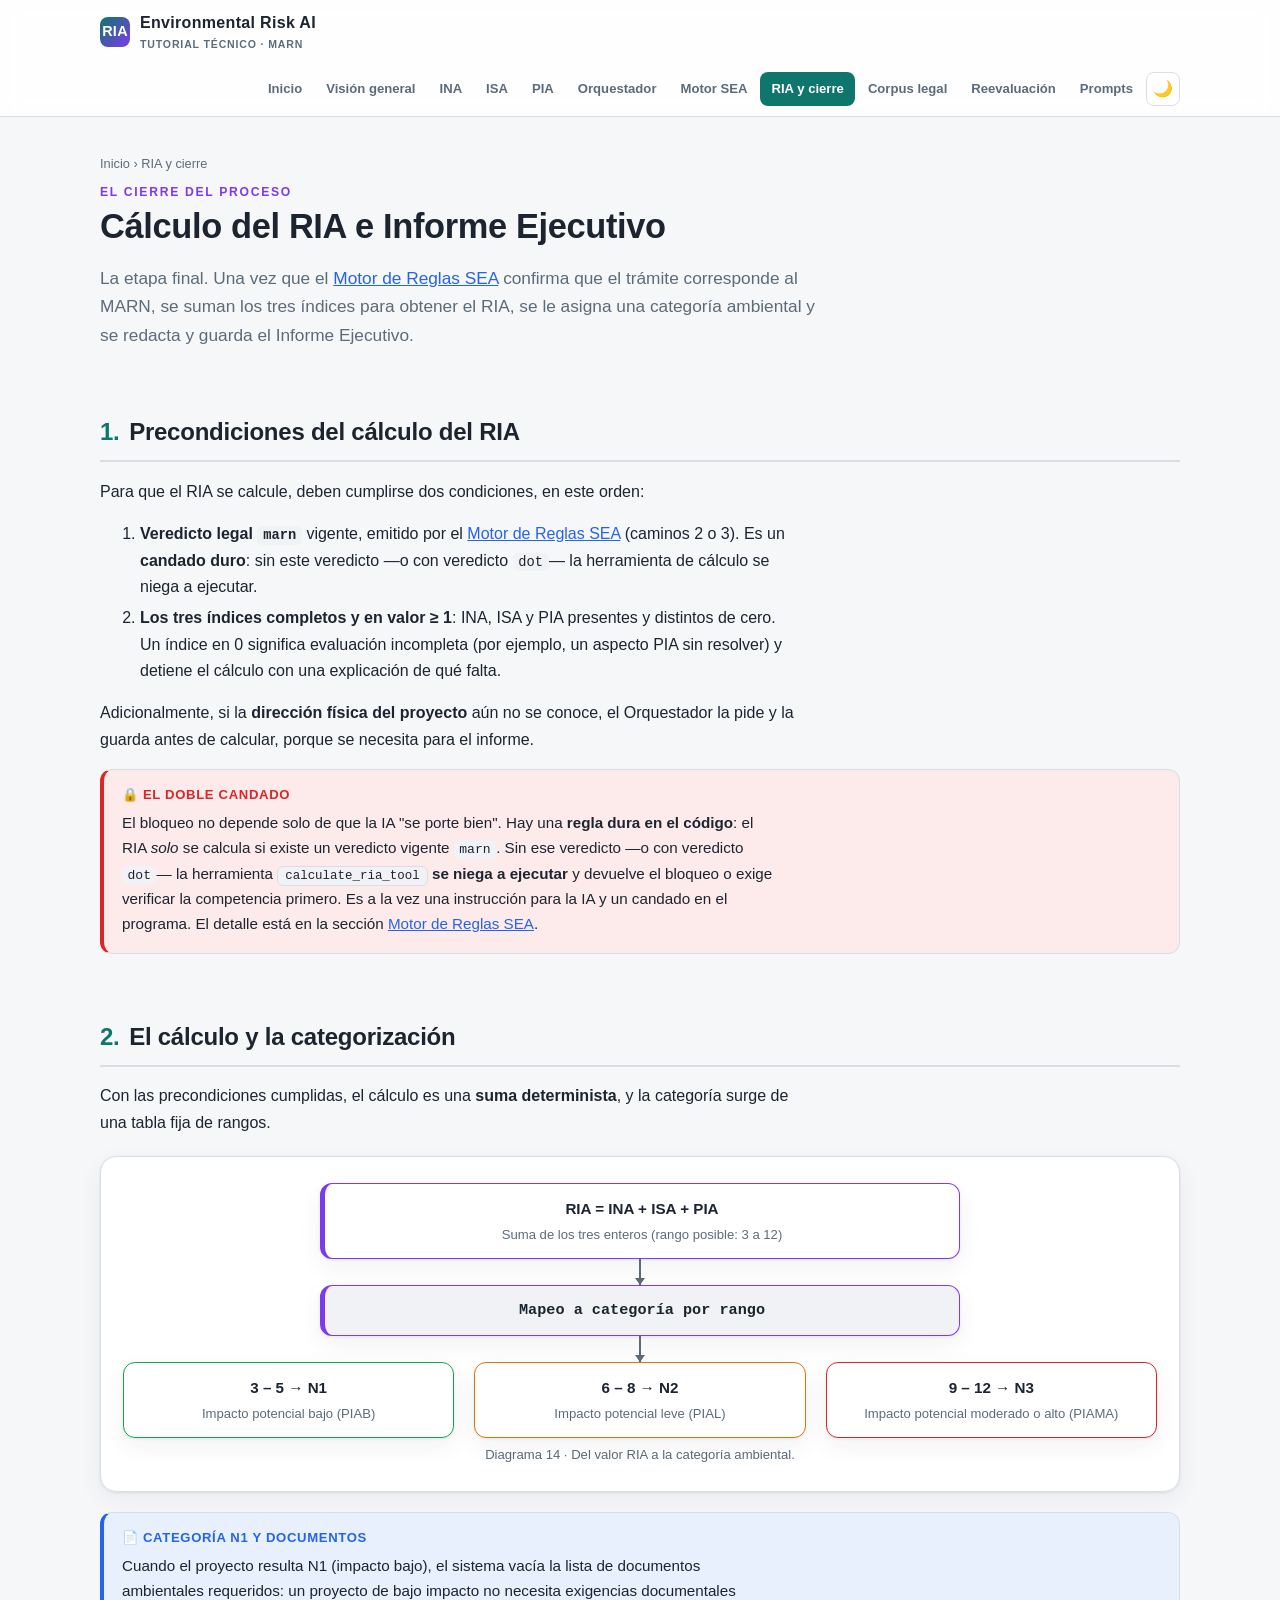
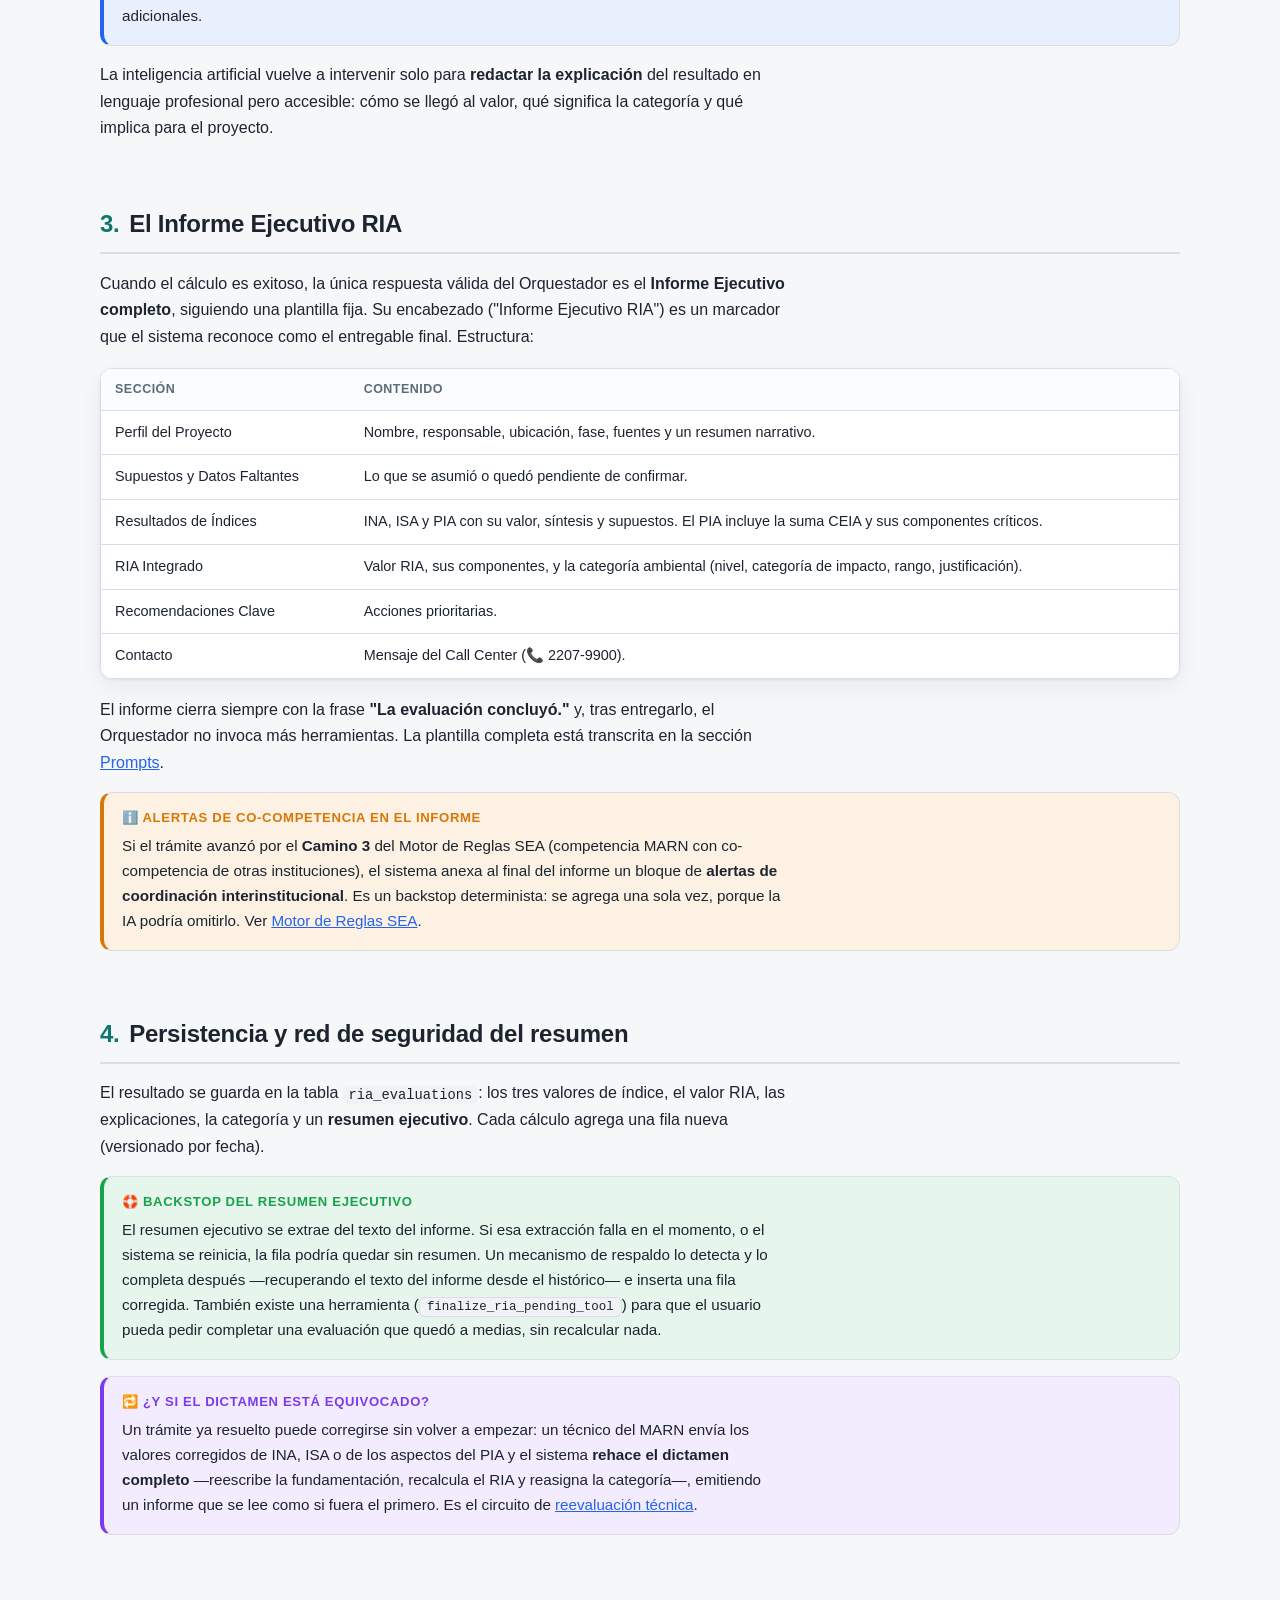
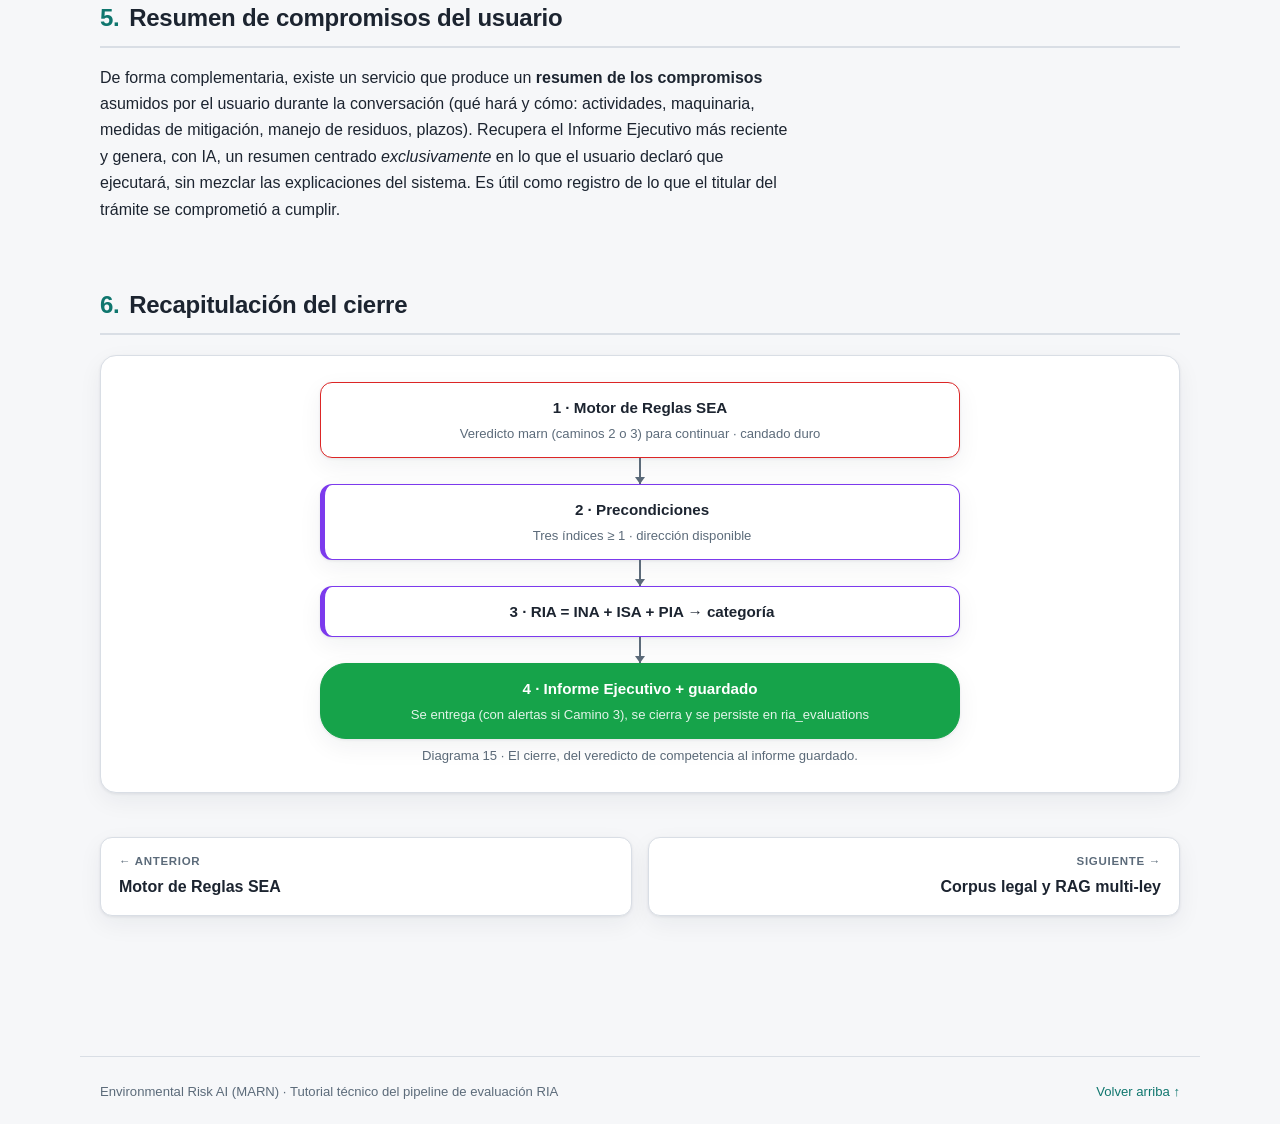
<file: 07-ria-cierre.html>
<!DOCTYPE html>
<html lang="es">
<head>
<meta charset="UTF-8">
<meta name="viewport" content="width=device-width, initial-scale=1.0">
<title>Cálculo del RIA e Informe · Tutorial RIA</title>
<link rel="stylesheet" href="assets/styles.css">
<script src="assets/app.js"></script>
</head>
<body>

<nav class="topbar"><div class="topbar-inner">
  <a class="brand" href="index.html"><span class="logo">RIA</span><span>Environmental Risk AI<small>Tutorial técnico · MARN</small></span></a>
  <div class="navlinks">
    <a href="index.html">Inicio</a>
    <a href="01-vision-general.html">Visión general</a>
    <a href="02-ina.html">INA</a>
    <a href="03-isa.html">ISA</a>
    <a href="04-pia.html">PIA</a>
    <a href="05-orquestador.html">Orquestador</a>
    <a href="06-motor-sea.html">Motor SEA</a>
    <a href="07-ria-cierre.html">RIA y cierre</a>
    <a href="08-corpus-legal.html">Corpus legal</a>
    <a href="10-reevaluacion.html">Reevaluación</a>
    <a href="09-prompts.html">Prompts</a>
    <button class="theme-toggle" onclick="toggleTheme()" aria-label="Cambiar tema">🌙</button>
  </div>
</div></nav>

<div class="wrap">

  <div class="crumb"><a href="index.html">Inicio</a> › RIA y cierre</div>
  <header class="hero">
    <div class="kicker" style="color:var(--ria)">El cierre del proceso</div>
    <h1>Cálculo del RIA e Informe Ejecutivo</h1>
    <p class="sub">La etapa final. Una vez que el <a href="06-motor-sea.html">Motor de Reglas SEA</a> confirma que el trámite corresponde al MARN, se suman los tres índices para obtener el RIA, se le asigna una categoría ambiental y se redacta y guarda el Informe Ejecutivo.</p>
  </header>

  <h2><span class="num">1.</span>Precondiciones del cálculo del RIA</h2>
  <p>Para que el RIA se calcule, deben cumplirse dos condiciones, en este orden:</p>
  <ol>
    <li><strong>Veredicto legal <code>marn</code></strong> vigente, emitido por el <a href="06-motor-sea.html">Motor de Reglas SEA</a> (caminos 2 o 3). Es un <strong>candado duro</strong>: sin este veredicto —o con veredicto <code>dot</code>— la herramienta de cálculo se niega a ejecutar.</li>
    <li><strong>Los tres índices completos y en valor ≥ 1</strong>: INA, ISA y PIA presentes y distintos de cero. Un índice en 0 significa evaluación incompleta (por ejemplo, un aspecto PIA sin resolver) y detiene el cálculo con una explicación de qué falta.</li>
  </ol>
  <p>Adicionalmente, si la <strong>dirección física del proyecto</strong> aún no se conoce, el Orquestador la pide y la guarda antes de calcular, porque se necesita para el informe.</p>

  <div class="callout stop">
    <div class="ct">🔒 El doble candado</div>
    <p>El bloqueo no depende solo de que la IA "se porte bien". Hay una <strong>regla dura en el código</strong>: el RIA <em>solo</em> se calcula si existe un veredicto vigente <code>marn</code>. Sin ese veredicto —o con veredicto <code>dot</code>— la herramienta <span class="tool">calculate_ria_tool</span> <strong>se niega a ejecutar</strong> y devuelve el bloqueo o exige verificar la competencia primero. Es a la vez una instrucción para la IA y un candado en el programa. El detalle está en la sección <a href="06-motor-sea.html">Motor de Reglas SEA</a>.</p>
  </div>

  <h2><span class="num">2.</span>El cálculo y la categorización</h2>
  <p>Con las precondiciones cumplidas, el cálculo es una <strong>suma determinista</strong>, y la categoría surge de una tabla fija de rangos.</p>

  <div class="flow">
    <div class="flow-col">
      <div class="fnode ria"><div class="ftitle">RIA = INA + ISA + PIA</div><div class="fsub">Suma de los tres enteros (rango posible: 3 a 12)</div></div>
      <div class="farrow"></div>
      <div class="fnode ria tool"><div class="ftitle">Mapeo a categoría por rango</div></div>
      <div class="farrow"></div>
      <div class="fbranch">
        <div class="flow-col"><div class="fnode" style="border-color:var(--ok)"><div class="ftitle">3 – 5 → N1</div><div class="fsub">Impacto potencial bajo (PIAB)</div></div></div>
        <div class="flow-col"><div class="fnode" style="border-color:var(--warn)"><div class="ftitle">6 – 8 → N2</div><div class="fsub">Impacto potencial leve (PIAL)</div></div></div>
        <div class="flow-col"><div class="fnode" style="border-color:var(--stop)"><div class="ftitle">9 – 12 → N3</div><div class="fsub">Impacto potencial moderado o alto (PIAMA)</div></div></div>
      </div>
    </div>
    <div class="cap">Diagrama 14 · Del valor RIA a la categoría ambiental.</div>
  </div>

  <div class="callout info">
    <div class="ct">📄 Categoría N1 y documentos</div>
    <p>Cuando el proyecto resulta N1 (impacto bajo), el sistema vacía la lista de documentos ambientales requeridos: un proyecto de bajo impacto no necesita exigencias documentales adicionales.</p>
  </div>

  <p>La inteligencia artificial vuelve a intervenir solo para <strong>redactar la explicación</strong> del resultado en lenguaje profesional pero accesible: cómo se llegó al valor, qué significa la categoría y qué implica para el proyecto.</p>

  <h2><span class="num">3.</span>El Informe Ejecutivo RIA</h2>
  <p>Cuando el cálculo es exitoso, la única respuesta válida del Orquestador es el <strong>Informe Ejecutivo completo</strong>, siguiendo una plantilla fija. Su encabezado ("Informe Ejecutivo RIA") es un marcador que el sistema reconoce como el entregable final. Estructura:</p>

  <div class="tablewrap">
    <table>
      <thead><tr><th>Sección</th><th>Contenido</th></tr></thead>
      <tbody>
        <tr><td>Perfil del Proyecto</td><td>Nombre, responsable, ubicación, fase, fuentes y un resumen narrativo.</td></tr>
        <tr><td>Supuestos y Datos Faltantes</td><td>Lo que se asumió o quedó pendiente de confirmar.</td></tr>
        <tr><td>Resultados de Índices</td><td>INA, ISA y PIA con su valor, síntesis y supuestos. El PIA incluye la suma CEIA y sus componentes críticos.</td></tr>
        <tr><td>RIA Integrado</td><td>Valor RIA, sus componentes, y la categoría ambiental (nivel, categoría de impacto, rango, justificación).</td></tr>
        <tr><td>Recomendaciones Clave</td><td>Acciones prioritarias.</td></tr>
        <tr><td>Contacto</td><td>Mensaje del Call Center (📞 2207-9900).</td></tr>
      </tbody>
    </table>
  </div>
  <p>El informe cierra siempre con la frase <strong>"La evaluación concluyó."</strong> y, tras entregarlo, el Orquestador no invoca más herramientas. La plantilla completa está transcrita en la sección <a href="09-prompts.html#prompt-ria">Prompts</a>.</p>

  <div class="callout warn">
    <div class="ct">ℹ️ Alertas de co-competencia en el informe</div>
    <p>Si el trámite avanzó por el <strong>Camino 3</strong> del Motor de Reglas SEA (competencia MARN con co-competencia de otras instituciones), el sistema anexa al final del informe un bloque de <strong>alertas de coordinación interinstitucional</strong>. Es un backstop determinista: se agrega una sola vez, porque la IA podría omitirlo. Ver <a href="06-motor-sea.html">Motor de Reglas SEA</a>.</p>
  </div>

  <h2><span class="num">4.</span>Persistencia y red de seguridad del resumen</h2>
  <p>El resultado se guarda en la tabla <code>ria_evaluations</code>: los tres valores de índice, el valor RIA, las explicaciones, la categoría y un <strong>resumen ejecutivo</strong>. Cada cálculo agrega una fila nueva (versionado por fecha).</p>
  <div class="callout ok">
    <div class="ct">🛟 Backstop del resumen ejecutivo</div>
    <p>El resumen ejecutivo se extrae del texto del informe. Si esa extracción falla en el momento, o el sistema se reinicia, la fila podría quedar sin resumen. Un mecanismo de respaldo lo detecta y lo completa después —recuperando el texto del informe desde el histórico— e inserta una fila corregida. También existe una herramienta (<span class="tool">finalize_ria_pending_tool</span>) para que el usuario pueda pedir completar una evaluación que quedó a medias, sin recalcular nada.</p>
  </div>

  <div class="callout key">
    <div class="ct">🔁 ¿Y si el dictamen está equivocado?</div>
    <p>Un trámite ya resuelto puede corregirse sin volver a empezar: un técnico del MARN envía los valores corregidos de INA, ISA o de los aspectos del PIA y el sistema <strong>rehace el dictamen completo</strong> —reescribe la fundamentación, recalcula el RIA y reasigna la categoría—, emitiendo un informe que se lee como si fuera el primero. Es el circuito de <a href="10-reevaluacion.html">reevaluación técnica</a>.</p>
  </div>

  <h2><span class="num">5.</span>Resumen de compromisos del usuario</h2>
  <p>De forma complementaria, existe un servicio que produce un <strong>resumen de los compromisos</strong> asumidos por el usuario durante la conversación (qué hará y cómo: actividades, maquinaria, medidas de mitigación, manejo de residuos, plazos). Recupera el Informe Ejecutivo más reciente y genera, con IA, un resumen centrado <em>exclusivamente</em> en lo que el usuario declaró que ejecutará, sin mezclar las explicaciones del sistema. Es útil como registro de lo que el titular del trámite se comprometió a cumplir.</p>

  <h2><span class="num">6.</span>Recapitulación del cierre</h2>
  <div class="flow">
    <div class="flow-col">
      <div class="fnode" style="border-color:var(--stop)"><div class="ftitle">1 · Motor de Reglas SEA</div><div class="fsub">Veredicto marn (caminos 2 o 3) para continuar · candado duro</div></div>
      <div class="farrow"></div>
      <div class="fnode ria"><div class="ftitle">2 · Precondiciones</div><div class="fsub">Tres índices ≥ 1 · dirección disponible</div></div>
      <div class="farrow"></div>
      <div class="fnode ria"><div class="ftitle">3 · RIA = INA + ISA + PIA → categoría</div></div>
      <div class="farrow"></div>
      <div class="fnode endok"><div class="ftitle">4 · Informe Ejecutivo + guardado</div><div class="fsub">Se entrega (con alertas si Camino 3), se cierra y se persiste en ria_evaluations</div></div>
    </div>
    <div class="cap">Diagrama 15 · El cierre, del veredicto de competencia al informe guardado.</div>
  </div>

  <div class="pager">
    <a href="06-motor-sea.html"><div class="dir">← Anterior</div><div class="ti">Motor de Reglas SEA</div></a>
    <a class="next" href="08-corpus-legal.html"><div class="dir">Siguiente →</div><div class="ti">Corpus legal y RAG multi-ley</div></a>
  </div>

</div>

<footer class="foot">
  <div>Environmental Risk AI (MARN) · Tutorial técnico del pipeline de evaluación RIA</div>
  <div><a href="#">Volver arriba ↑</a></div>
</footer>

</body>
</html>
</file>
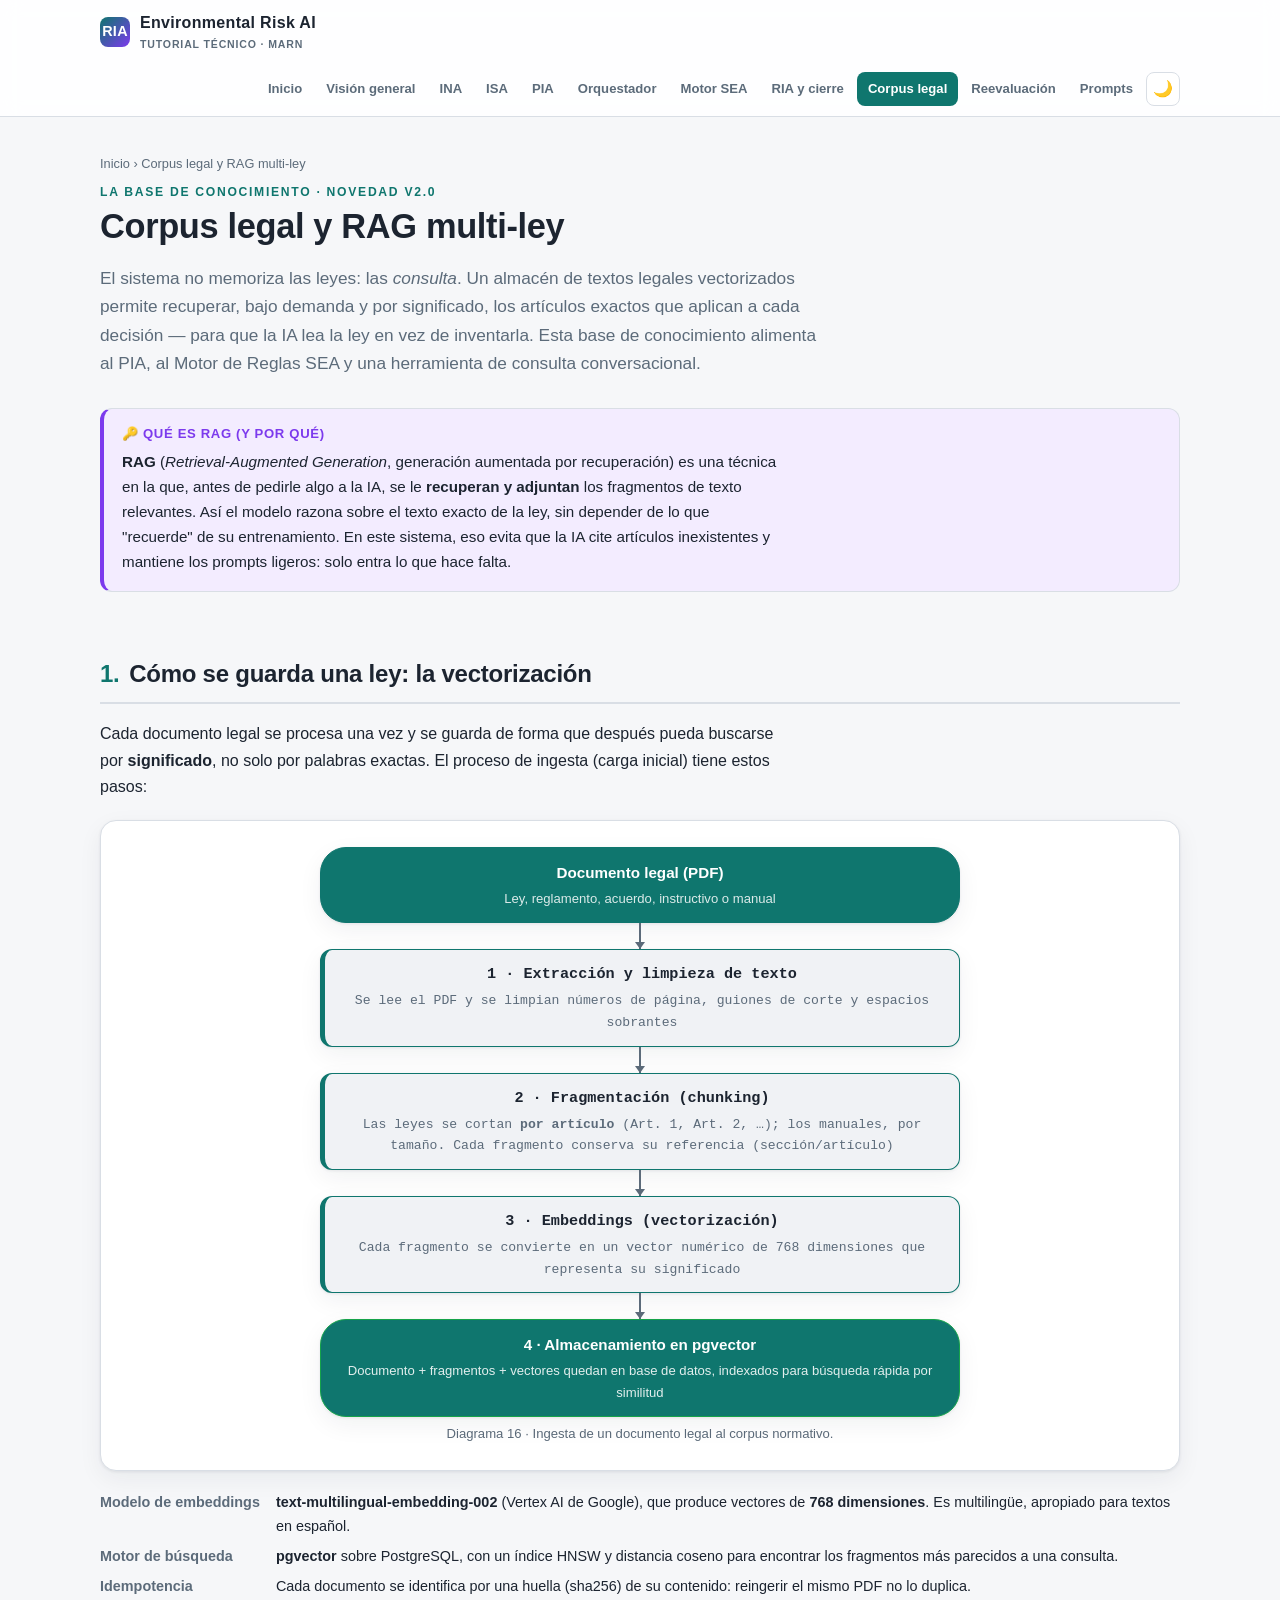
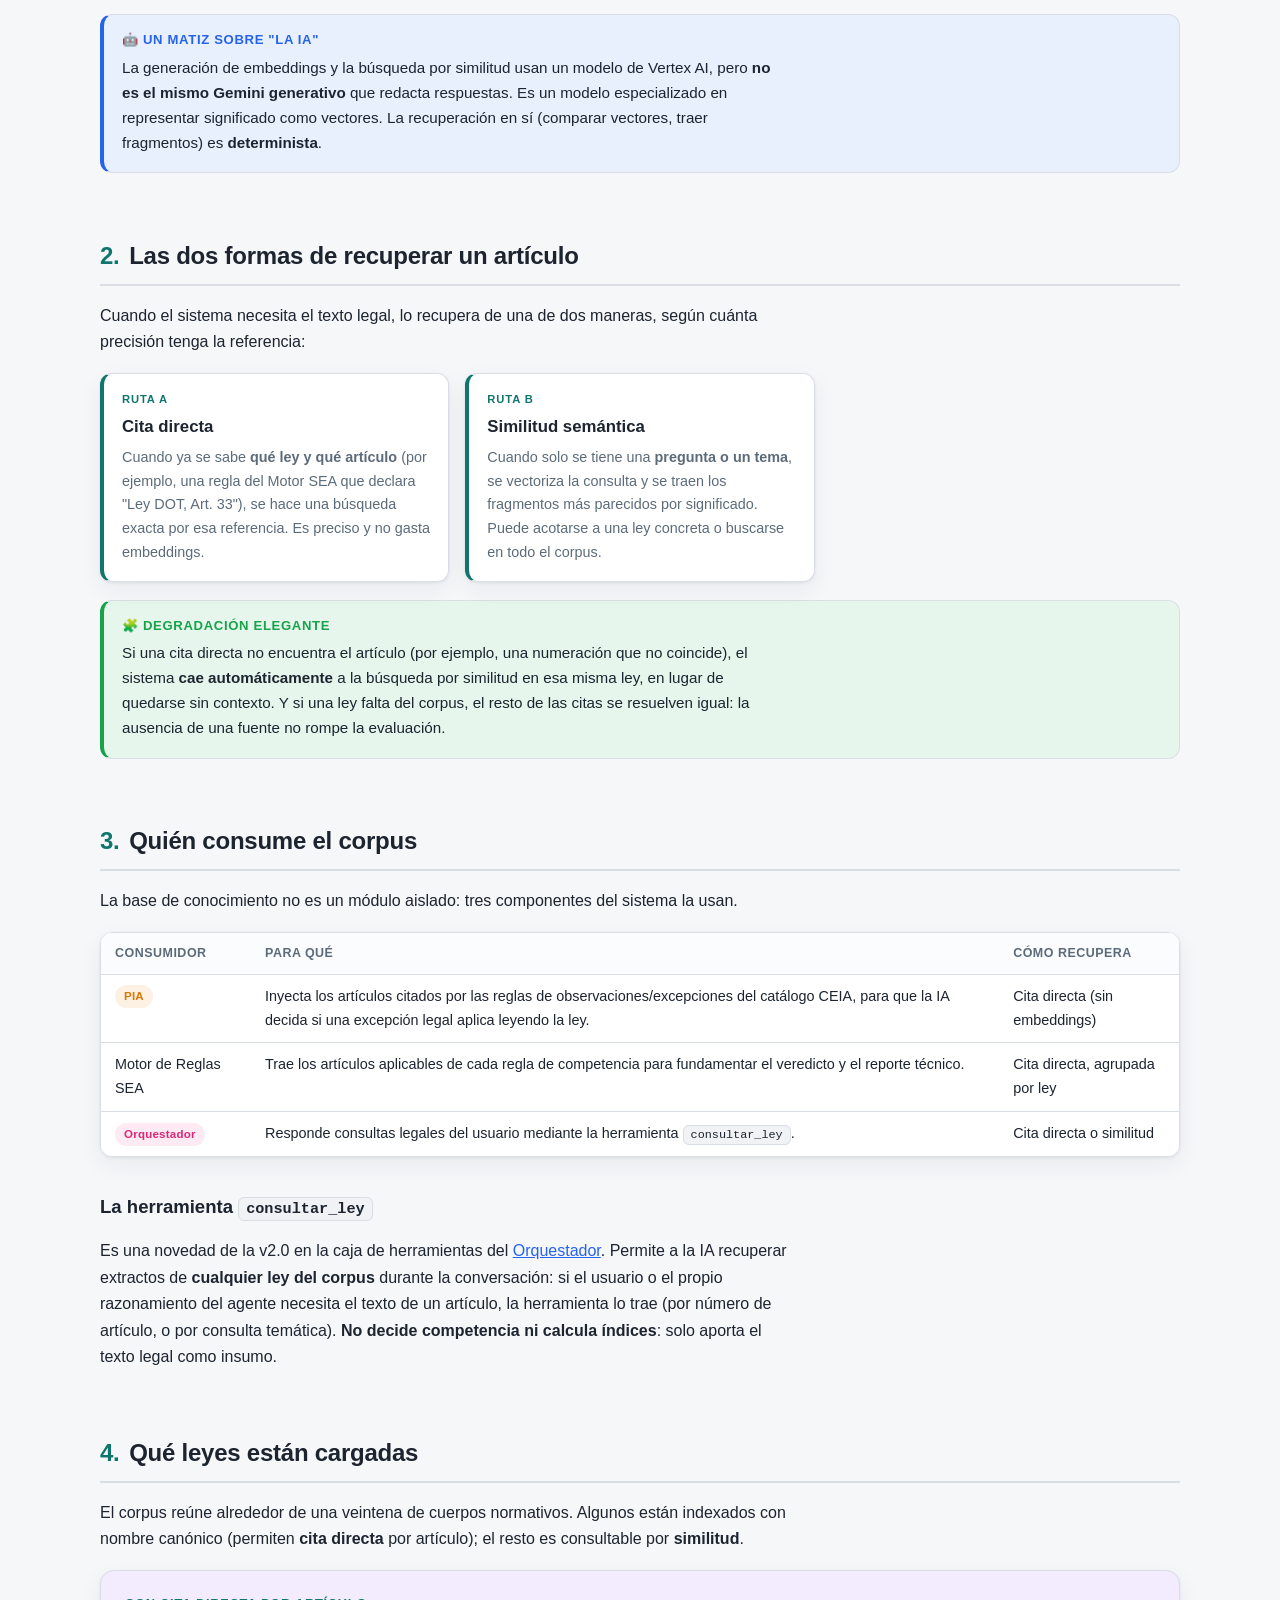
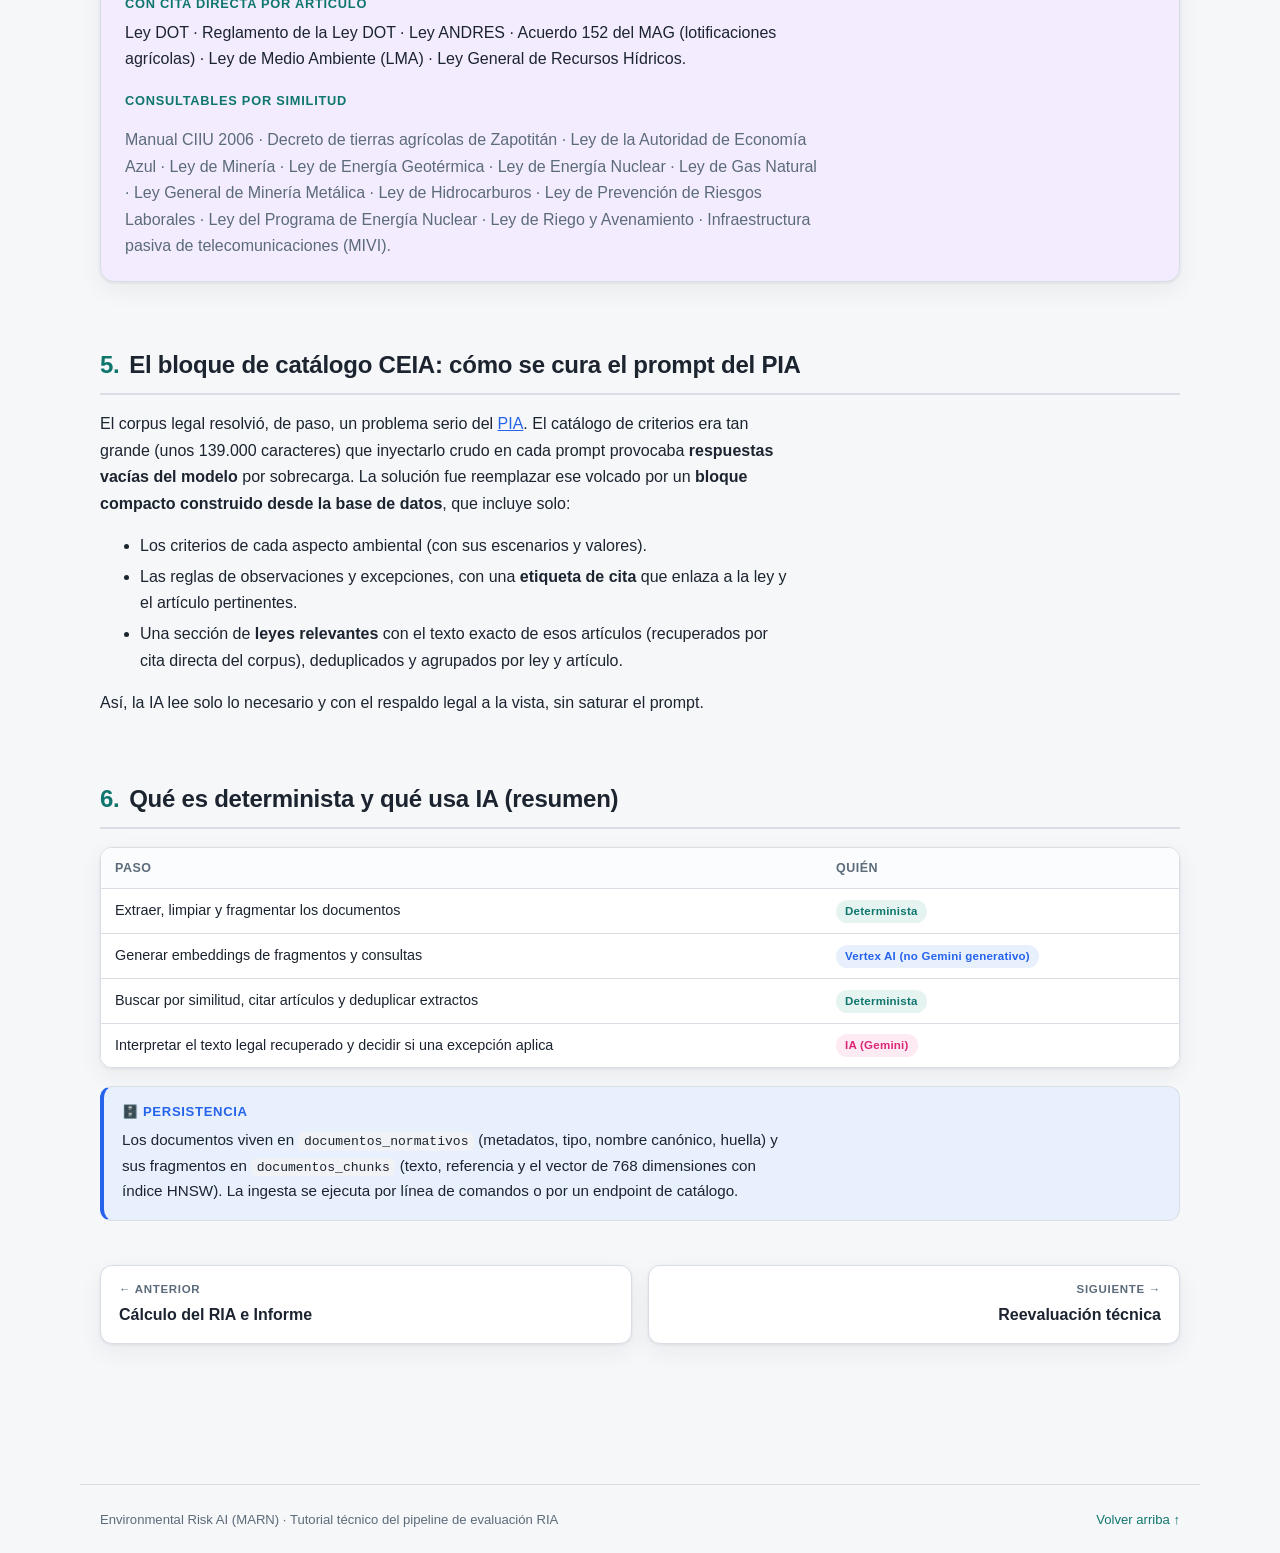
<file: 08-corpus-legal.html>
<!DOCTYPE html>
<html lang="es">
<head>
<meta charset="UTF-8">
<meta name="viewport" content="width=device-width, initial-scale=1.0">
<title>Corpus legal y RAG multi-ley · Tutorial RIA</title>
<link rel="stylesheet" href="assets/styles.css">
<script src="assets/app.js"></script>
</head>
<body>

<nav class="topbar"><div class="topbar-inner">
  <a class="brand" href="index.html"><span class="logo">RIA</span><span>Environmental Risk AI<small>Tutorial técnico · MARN</small></span></a>
  <div class="navlinks">
    <a href="index.html">Inicio</a>
    <a href="01-vision-general.html">Visión general</a>
    <a href="02-ina.html">INA</a>
    <a href="03-isa.html">ISA</a>
    <a href="04-pia.html">PIA</a>
    <a href="05-orquestador.html">Orquestador</a>
    <a href="06-motor-sea.html">Motor SEA</a>
    <a href="07-ria-cierre.html">RIA y cierre</a>
    <a href="08-corpus-legal.html">Corpus legal</a>
    <a href="10-reevaluacion.html">Reevaluación</a>
    <a href="09-prompts.html">Prompts</a>
    <button class="theme-toggle" onclick="toggleTheme()" aria-label="Cambiar tema">🌙</button>
  </div>
</div></nav>

<div class="wrap">

  <div class="crumb"><a href="index.html">Inicio</a> › Corpus legal y RAG multi-ley</div>
  <header class="hero">
    <div class="kicker" style="color:var(--brand)">La base de conocimiento · novedad v2.0</div>
    <h1>Corpus legal y RAG multi-ley</h1>
    <p class="sub">El sistema no memoriza las leyes: las <em>consulta</em>. Un almacén de textos legales vectorizados permite recuperar, bajo demanda y por significado, los artículos exactos que aplican a cada decisión — para que la IA lea la ley en vez de inventarla. Esta base de conocimiento alimenta al PIA, al Motor de Reglas SEA y una herramienta de consulta conversacional.</p>
  </header>

  <div class="callout key">
    <div class="ct">🔑 Qué es RAG (y por qué)</div>
    <p><strong>RAG</strong> (<em>Retrieval-Augmented Generation</em>, generación aumentada por recuperación) es una técnica en la que, antes de pedirle algo a la IA, se le <strong>recuperan y adjuntan</strong> los fragmentos de texto relevantes. Así el modelo razona sobre el texto exacto de la ley, sin depender de lo que "recuerde" de su entrenamiento. En este sistema, eso evita que la IA cite artículos inexistentes y mantiene los prompts ligeros: solo entra lo que hace falta.</p>
  </div>

  <h2><span class="num">1.</span>Cómo se guarda una ley: la vectorización</h2>
  <p>Cada documento legal se procesa una vez y se guarda de forma que después pueda buscarse por <strong>significado</strong>, no solo por palabras exactas. El proceso de ingesta (carga inicial) tiene estos pasos:</p>

  <div class="flow">
    <div class="flow-col">
      <div class="fnode start"><div class="ftitle">Documento legal (PDF)</div><div class="fsub">Ley, reglamento, acuerdo, instructivo o manual</div></div>
      <div class="farrow"></div>
      <div class="fnode tool" style="border-color:var(--brand); border-left-width:5px"><div class="ftitle">1 · Extracción y limpieza de texto</div><div class="fsub">Se lee el PDF y se limpian números de página, guiones de corte y espacios sobrantes</div></div>
      <div class="farrow"></div>
      <div class="fnode tool" style="border-color:var(--brand); border-left-width:5px"><div class="ftitle">2 · Fragmentación (chunking)</div><div class="fsub">Las leyes se cortan <strong>por artículo</strong> (Art. 1, Art. 2, …); los manuales, por tamaño. Cada fragmento conserva su referencia (sección/artículo)</div></div>
      <div class="farrow"></div>
      <div class="fnode tool" style="border-color:var(--brand); border-left-width:5px"><div class="ftitle">3 · Embeddings (vectorización)</div><div class="fsub">Cada fragmento se convierte en un vector numérico de 768 dimensiones que representa su significado</div></div>
      <div class="farrow"></div>
      <div class="fnode endok" style="background:var(--brand)"><div class="ftitle">4 · Almacenamiento en pgvector</div><div class="fsub">Documento + fragmentos + vectores quedan en base de datos, indexados para búsqueda rápida por similitud</div></div>
    </div>
    <div class="cap">Diagrama 16 · Ingesta de un documento legal al corpus normativo.</div>
  </div>

  <dl class="meta">
    <dt>Modelo de embeddings</dt><dd><strong>text-multilingual-embedding-002</strong> (Vertex AI de Google), que produce vectores de <strong>768 dimensiones</strong>. Es multilingüe, apropiado para textos en español.</dd>
    <dt>Motor de búsqueda</dt><dd><strong>pgvector</strong> sobre PostgreSQL, con un índice HNSW y distancia coseno para encontrar los fragmentos más parecidos a una consulta.</dd>
    <dt>Idempotencia</dt><dd>Cada documento se identifica por una huella (sha256) de su contenido: reingerir el mismo PDF no lo duplica.</dd>
  </dl>

  <div class="callout info">
    <div class="ct">🤖 Un matiz sobre "la IA"</div>
    <p>La generación de embeddings y la búsqueda por similitud usan un modelo de Vertex AI, pero <strong>no es el mismo Gemini generativo</strong> que redacta respuestas. Es un modelo especializado en representar significado como vectores. La recuperación en sí (comparar vectores, traer fragmentos) es <strong>determinista</strong>.</p>
  </div>

  <h2><span class="num">2.</span>Las dos formas de recuperar un artículo</h2>
  <p>Cuando el sistema necesita el texto legal, lo recupera de una de dos maneras, según cuánta precisión tenga la referencia:</p>

  <div class="cards">
    <div class="card c-brand">
      <div class="role">Ruta A</div><h3>Cita directa</h3>
      <p>Cuando ya se sabe <strong>qué ley y qué artículo</strong> (por ejemplo, una regla del Motor SEA que declara "Ley DOT, Art. 33"), se hace una búsqueda exacta por esa referencia. Es preciso y no gasta embeddings.</p>
    </div>
    <div class="card c-brand">
      <div class="role">Ruta B</div><h3>Similitud semántica</h3>
      <p>Cuando solo se tiene una <strong>pregunta o un tema</strong>, se vectoriza la consulta y se traen los fragmentos más parecidos por significado. Puede acotarse a una ley concreta o buscarse en todo el corpus.</p>
    </div>
  </div>

  <div class="callout ok">
    <div class="ct">🧩 Degradación elegante</div>
    <p>Si una cita directa no encuentra el artículo (por ejemplo, una numeración que no coincide), el sistema <strong>cae automáticamente</strong> a la búsqueda por similitud en esa misma ley, en lugar de quedarse sin contexto. Y si una ley falta del corpus, el resto de las citas se resuelven igual: la ausencia de una fuente no rompe la evaluación.</p>
  </div>

  <h2><span class="num">3.</span>Quién consume el corpus</h2>
  <p>La base de conocimiento no es un módulo aislado: tres componentes del sistema la usan.</p>

  <div class="tablewrap">
    <table>
      <thead><tr><th>Consumidor</th><th>Para qué</th><th>Cómo recupera</th></tr></thead>
      <tbody>
        <tr><td><span class="badge b-pia">PIA</span></td><td>Inyecta los artículos citados por las reglas de observaciones/excepciones del catálogo CEIA, para que la IA decida si una excepción legal aplica leyendo la ley.</td><td>Cita directa (sin embeddings)</td></tr>
        <tr><td>Motor de Reglas SEA</td><td>Trae los artículos aplicables de cada regla de competencia para fundamentar el veredicto y el reporte técnico.</td><td>Cita directa, agrupada por ley</td></tr>
        <tr><td><span class="badge b-orq">Orquestador</span></td><td>Responde consultas legales del usuario mediante la herramienta <span class="tool">consultar_ley</span>.</td><td>Cita directa o similitud</td></tr>
      </tbody>
    </table>
  </div>

  <h3>La herramienta <span class="tool">consultar_ley</span></h3>
  <p>Es una novedad de la v2.0 en la caja de herramientas del <a href="05-orquestador.html">Orquestador</a>. Permite a la IA recuperar extractos de <strong>cualquier ley del corpus</strong> durante la conversación: si el usuario o el propio razonamiento del agente necesita el texto de un artículo, la herramienta lo trae (por número de artículo, o por consulta temática). <strong>No decide competencia ni calcula índices</strong>: solo aporta el texto legal como insumo.</p>

  <h2><span class="num">4.</span>Qué leyes están cargadas</h2>
  <p>El corpus reúne alrededor de una veintena de cuerpos normativos. Algunos están indexados con nombre canónico (permiten <strong>cita directa</strong> por artículo); el resto es consultable por <strong>similitud</strong>.</p>

  <div class="panel tint-ria">
    <h4 style="margin-top:0; color:var(--brand)">Con cita directa por artículo</h4>
    <p style="margin-top:0">Ley DOT · Reglamento de la Ley DOT · Ley ANDRES · Acuerdo 152 del MAG (lotificaciones agrícolas) · Ley de Medio Ambiente (LMA) · Ley General de Recursos Hídricos.</p>
    <h4 style="color:var(--brand)">Consultables por similitud</h4>
    <p style="margin-bottom:0; color:var(--muted)">Manual CIIU 2006 · Decreto de tierras agrícolas de Zapotitán · Ley de la Autoridad de Economía Azul · Ley de Minería · Ley de Energía Geotérmica · Ley de Energía Nuclear · Ley de Gas Natural · Ley General de Minería Metálica · Ley de Hidrocarburos · Ley de Prevención de Riesgos Laborales · Ley del Programa de Energía Nuclear · Ley de Riego y Avenamiento · Infraestructura pasiva de telecomunicaciones (MIVI).</p>
  </div>

  <h2><span class="num">5.</span>El bloque de catálogo CEIA: cómo se cura el prompt del PIA</h2>
  <p>El corpus legal resolvió, de paso, un problema serio del <a href="04-pia.html">PIA</a>. El catálogo de criterios era tan grande (unos 139.000 caracteres) que inyectarlo crudo en cada prompt provocaba <strong>respuestas vacías del modelo</strong> por sobrecarga. La solución fue reemplazar ese volcado por un <strong>bloque compacto construido desde la base de datos</strong>, que incluye solo:</p>
  <ul>
    <li>Los criterios de cada aspecto ambiental (con sus escenarios y valores).</li>
    <li>Las reglas de observaciones y excepciones, con una <strong>etiqueta de cita</strong> que enlaza a la ley y el artículo pertinentes.</li>
    <li>Una sección de <strong>leyes relevantes</strong> con el texto exacto de esos artículos (recuperados por cita directa del corpus), deduplicados y agrupados por ley y artículo.</li>
  </ul>
  <p>Así, la IA lee solo lo necesario y con el respaldo legal a la vista, sin saturar el prompt.</p>

  <h2><span class="num">6.</span>Qué es determinista y qué usa IA (resumen)</h2>
  <div class="tablewrap">
    <table>
      <thead><tr><th>Paso</th><th>Quién</th></tr></thead>
      <tbody>
        <tr><td>Extraer, limpiar y fragmentar los documentos</td><td><span class="badge b-auto">Determinista</span></td></tr>
        <tr><td>Generar embeddings de fragmentos y consultas</td><td><span class="badge b-ina">Vertex AI (no Gemini generativo)</span></td></tr>
        <tr><td>Buscar por similitud, citar artículos y deduplicar extractos</td><td><span class="badge b-auto">Determinista</span></td></tr>
        <tr><td>Interpretar el texto legal recuperado y decidir si una excepción aplica</td><td><span class="badge b-orq">IA (Gemini)</span></td></tr>
      </tbody>
    </table>
  </div>

  <div class="callout info">
    <div class="ct">🗄️ Persistencia</div>
    <p>Los documentos viven en <code>documentos_normativos</code> (metadatos, tipo, nombre canónico, huella) y sus fragmentos en <code>documentos_chunks</code> (texto, referencia y el vector de 768 dimensiones con índice HNSW). La ingesta se ejecuta por línea de comandos o por un endpoint de catálogo.</p>
  </div>

  <div class="pager">
    <a href="07-ria-cierre.html"><div class="dir">← Anterior</div><div class="ti">Cálculo del RIA e Informe</div></a>
    <a class="next" href="10-reevaluacion.html"><div class="dir">Siguiente →</div><div class="ti">Reevaluación técnica</div></a>
  </div>

</div>

<footer class="foot">
  <div>Environmental Risk AI (MARN) · Tutorial técnico del pipeline de evaluación RIA</div>
  <div><a href="#">Volver arriba ↑</a></div>
</footer>

</body>
</html>
</file>
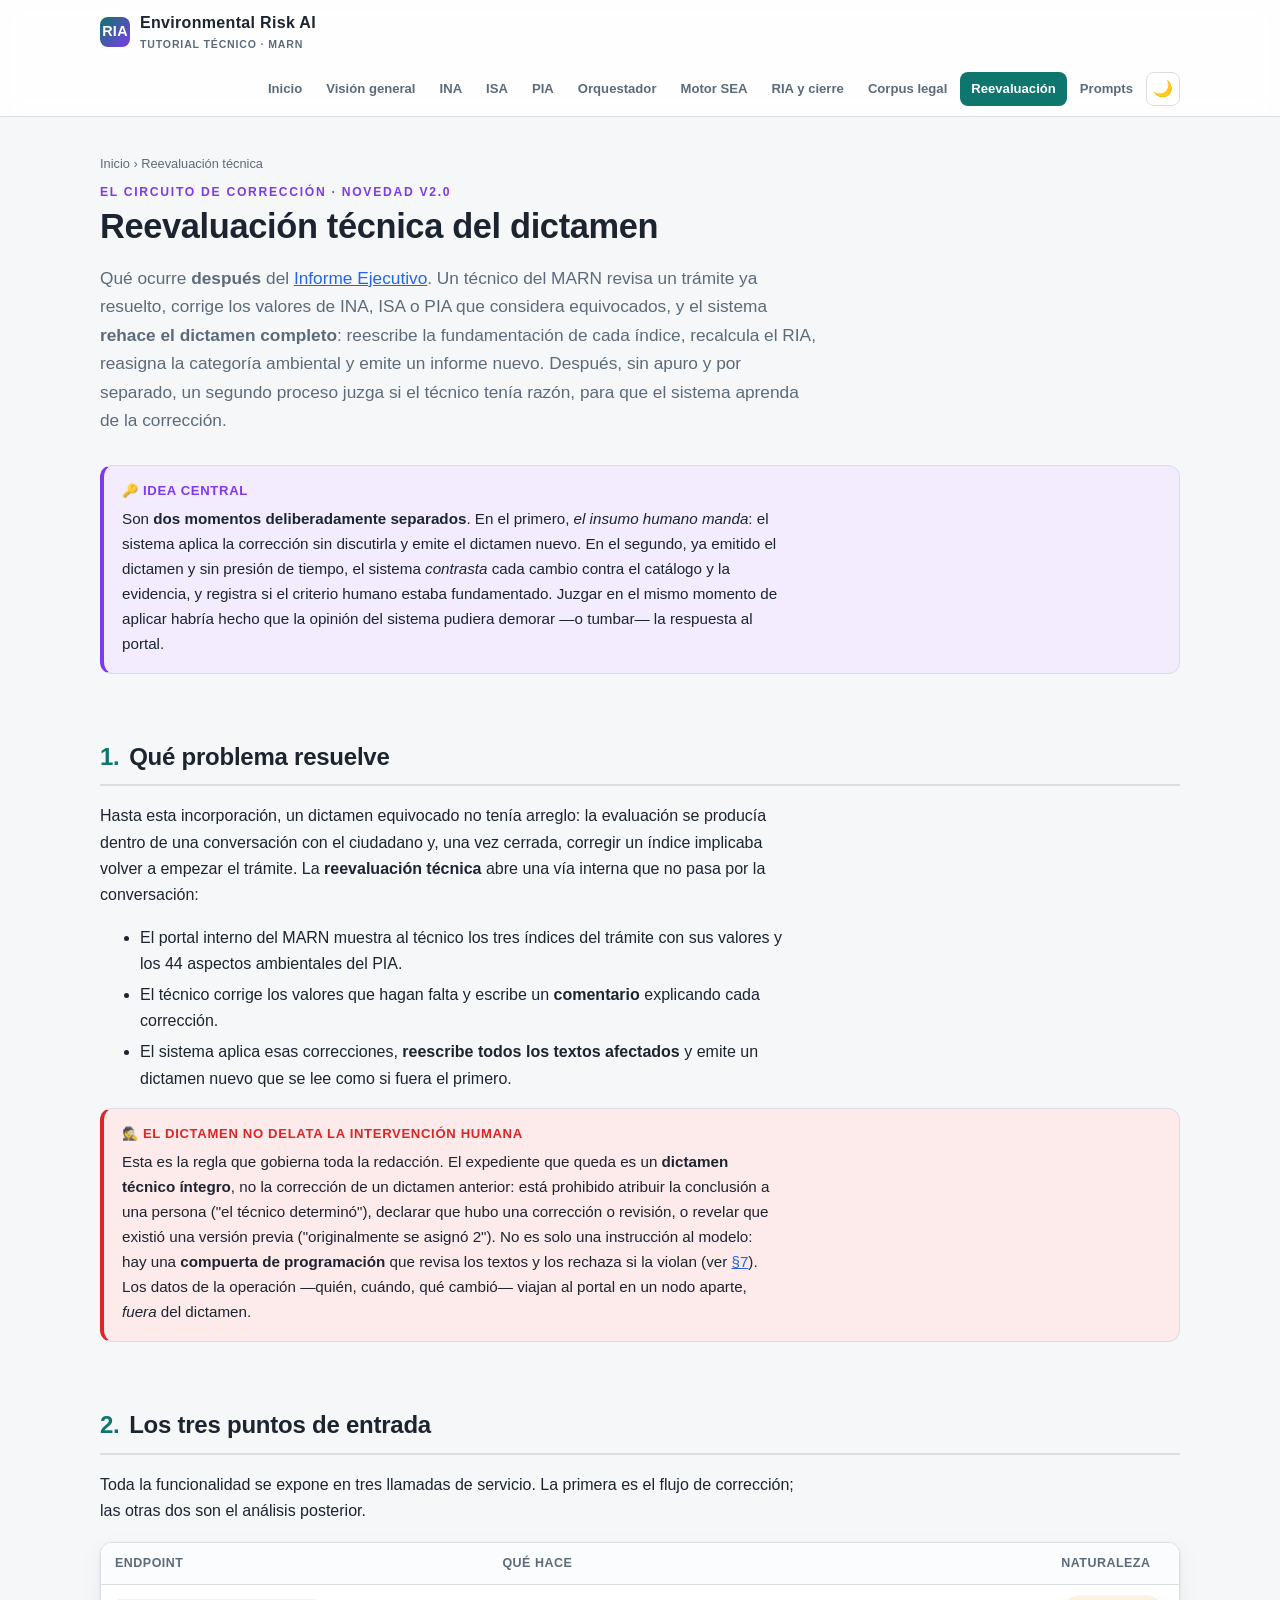
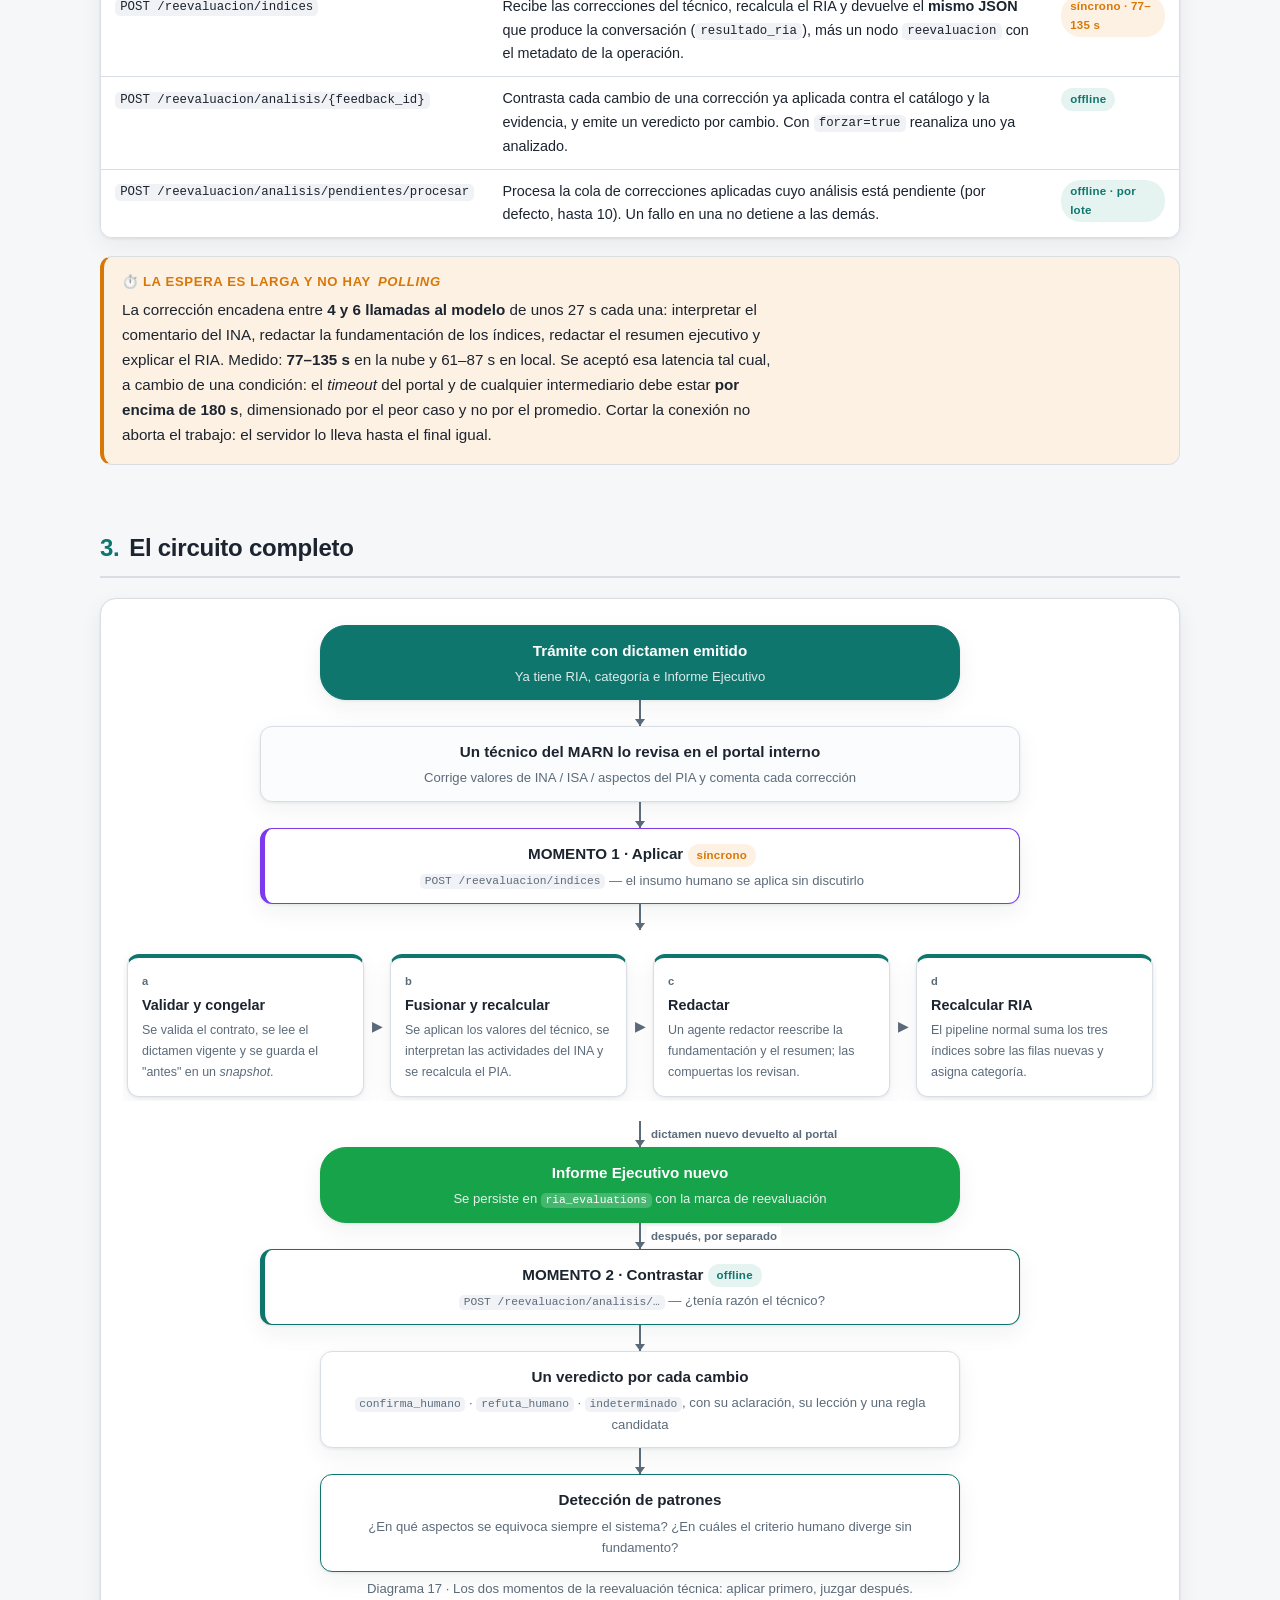
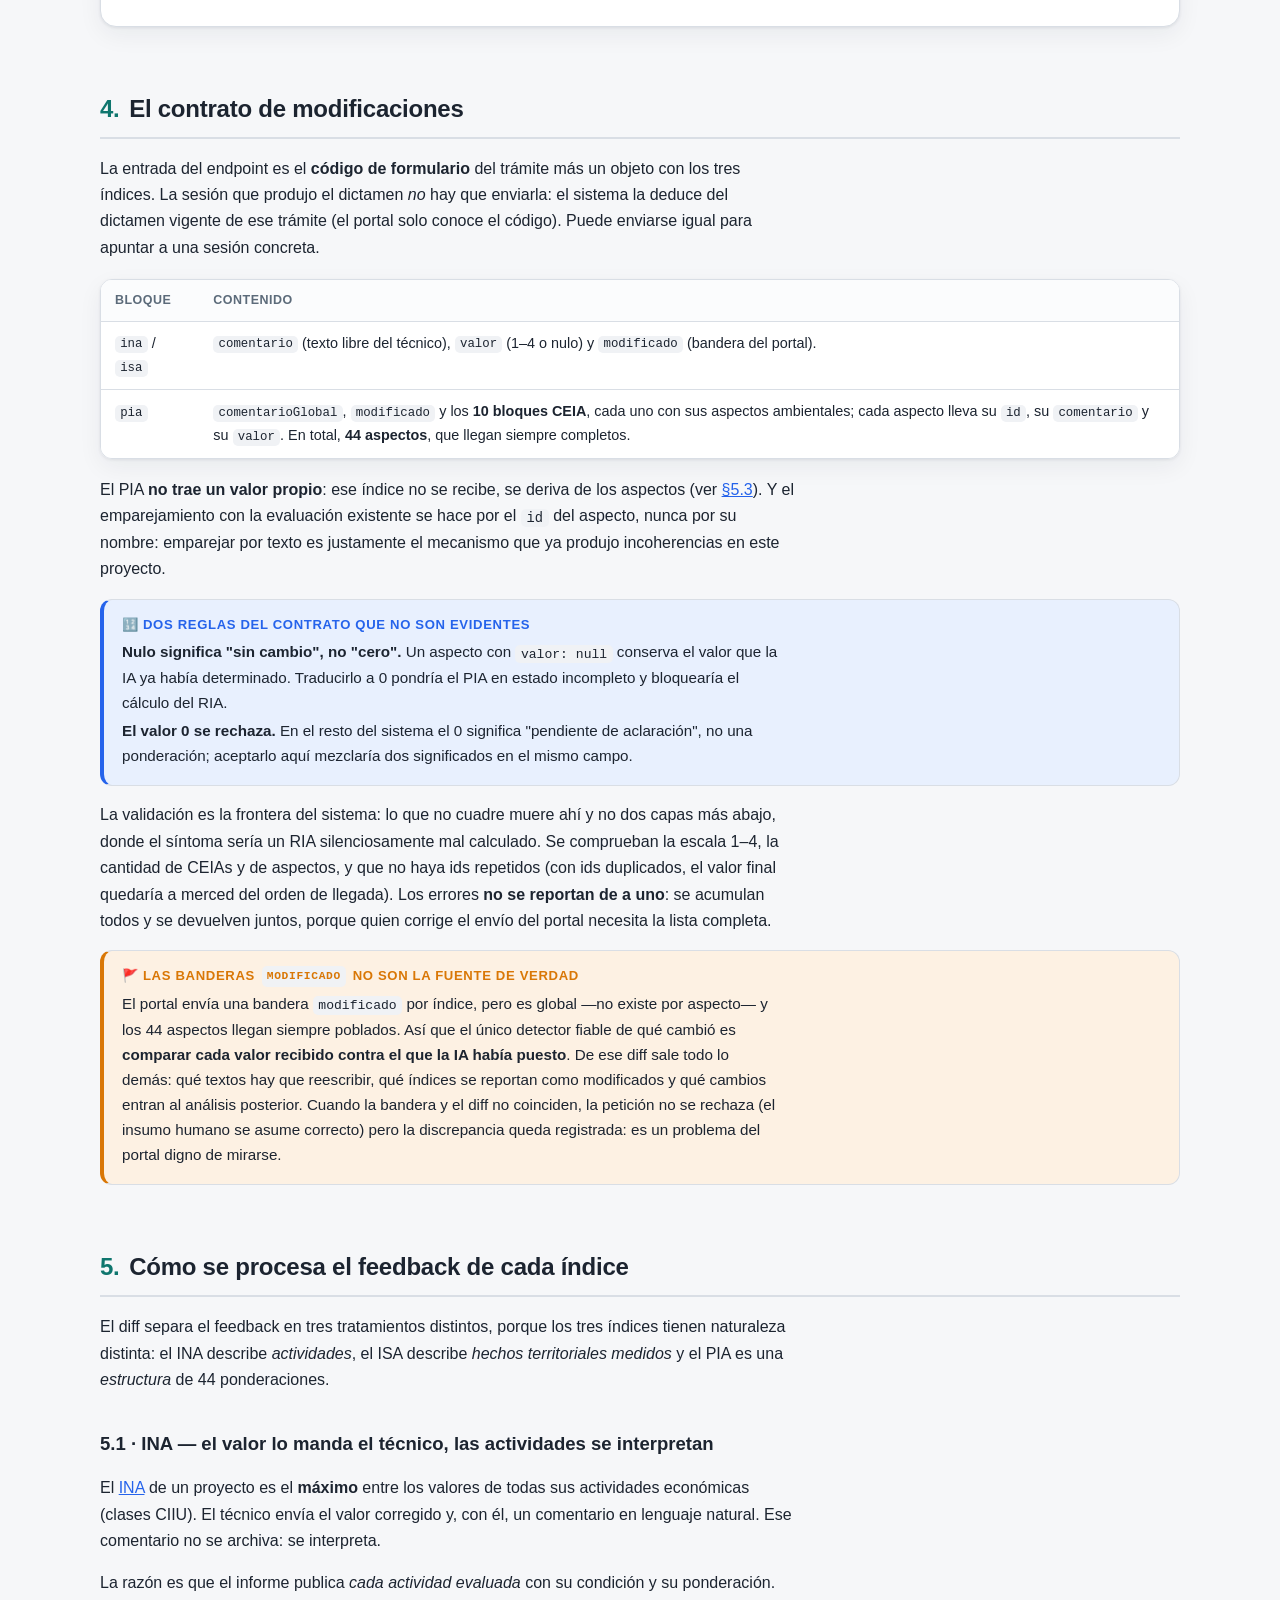
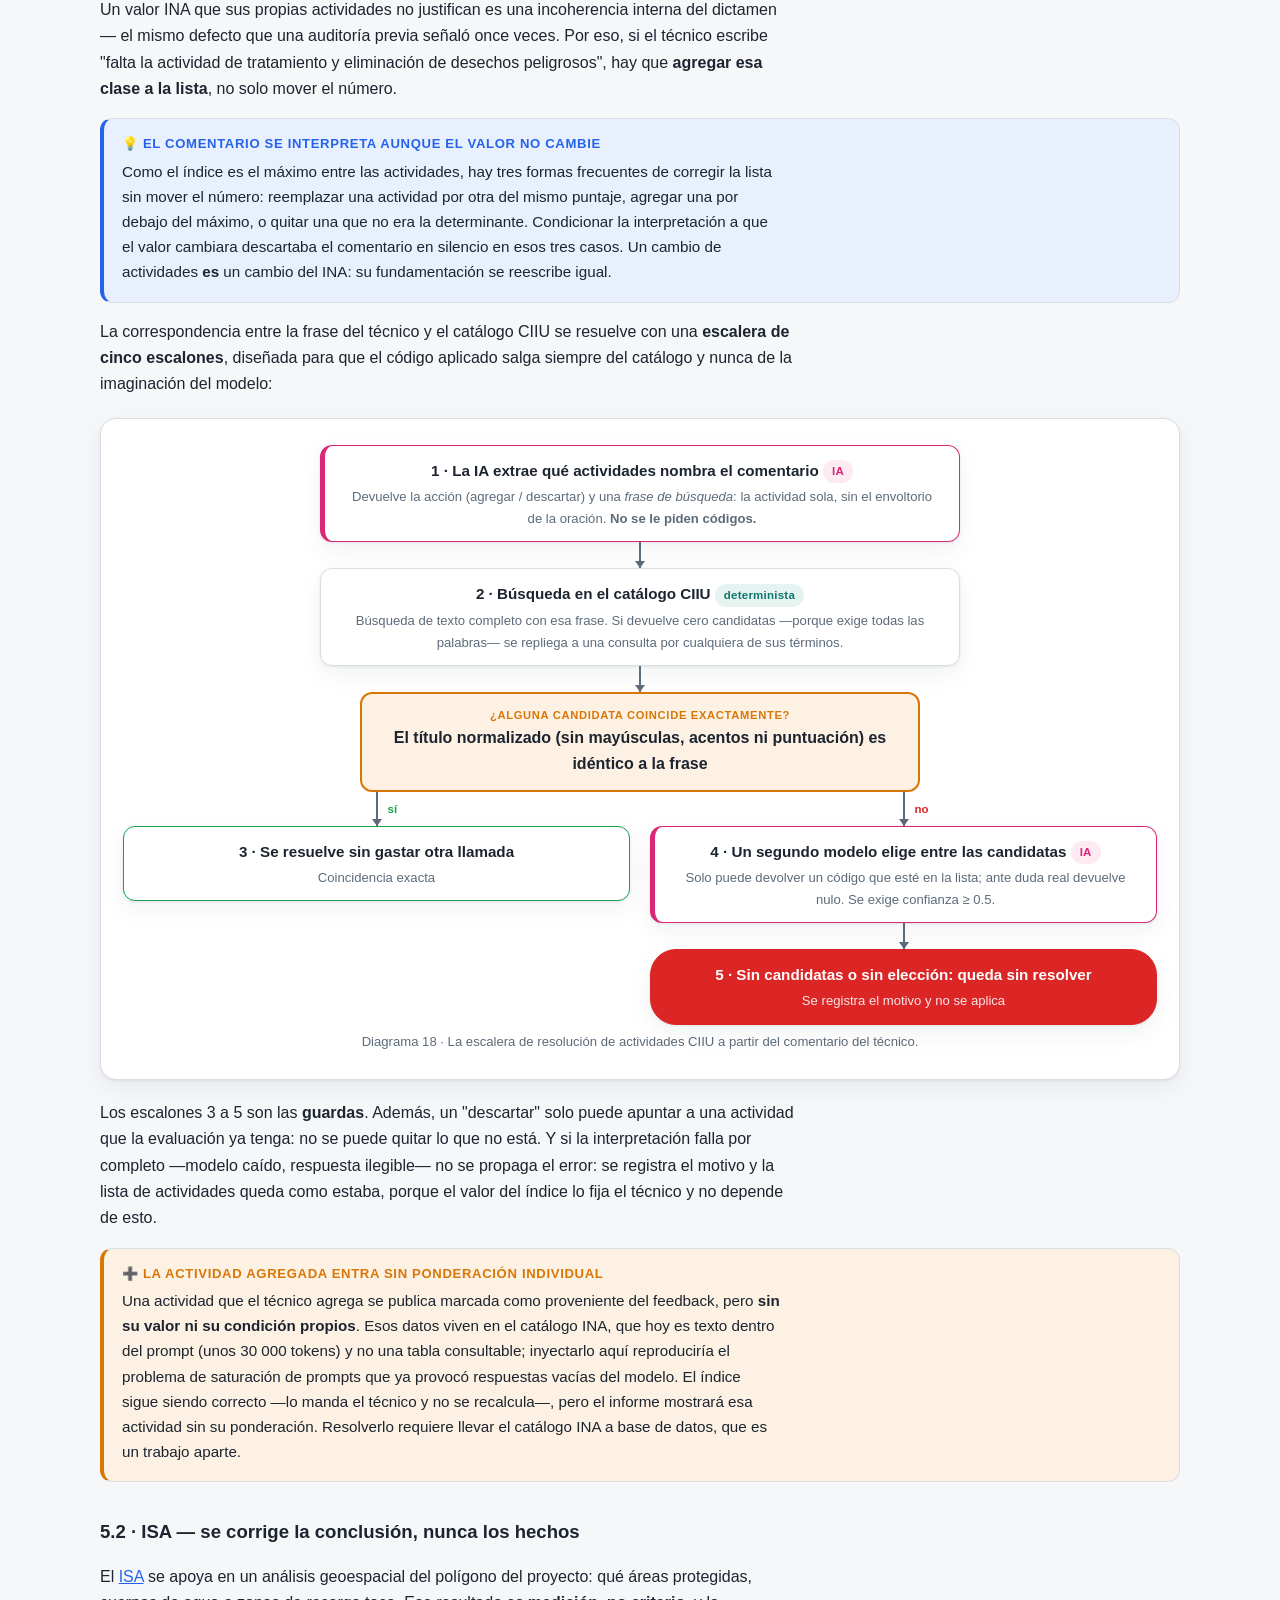
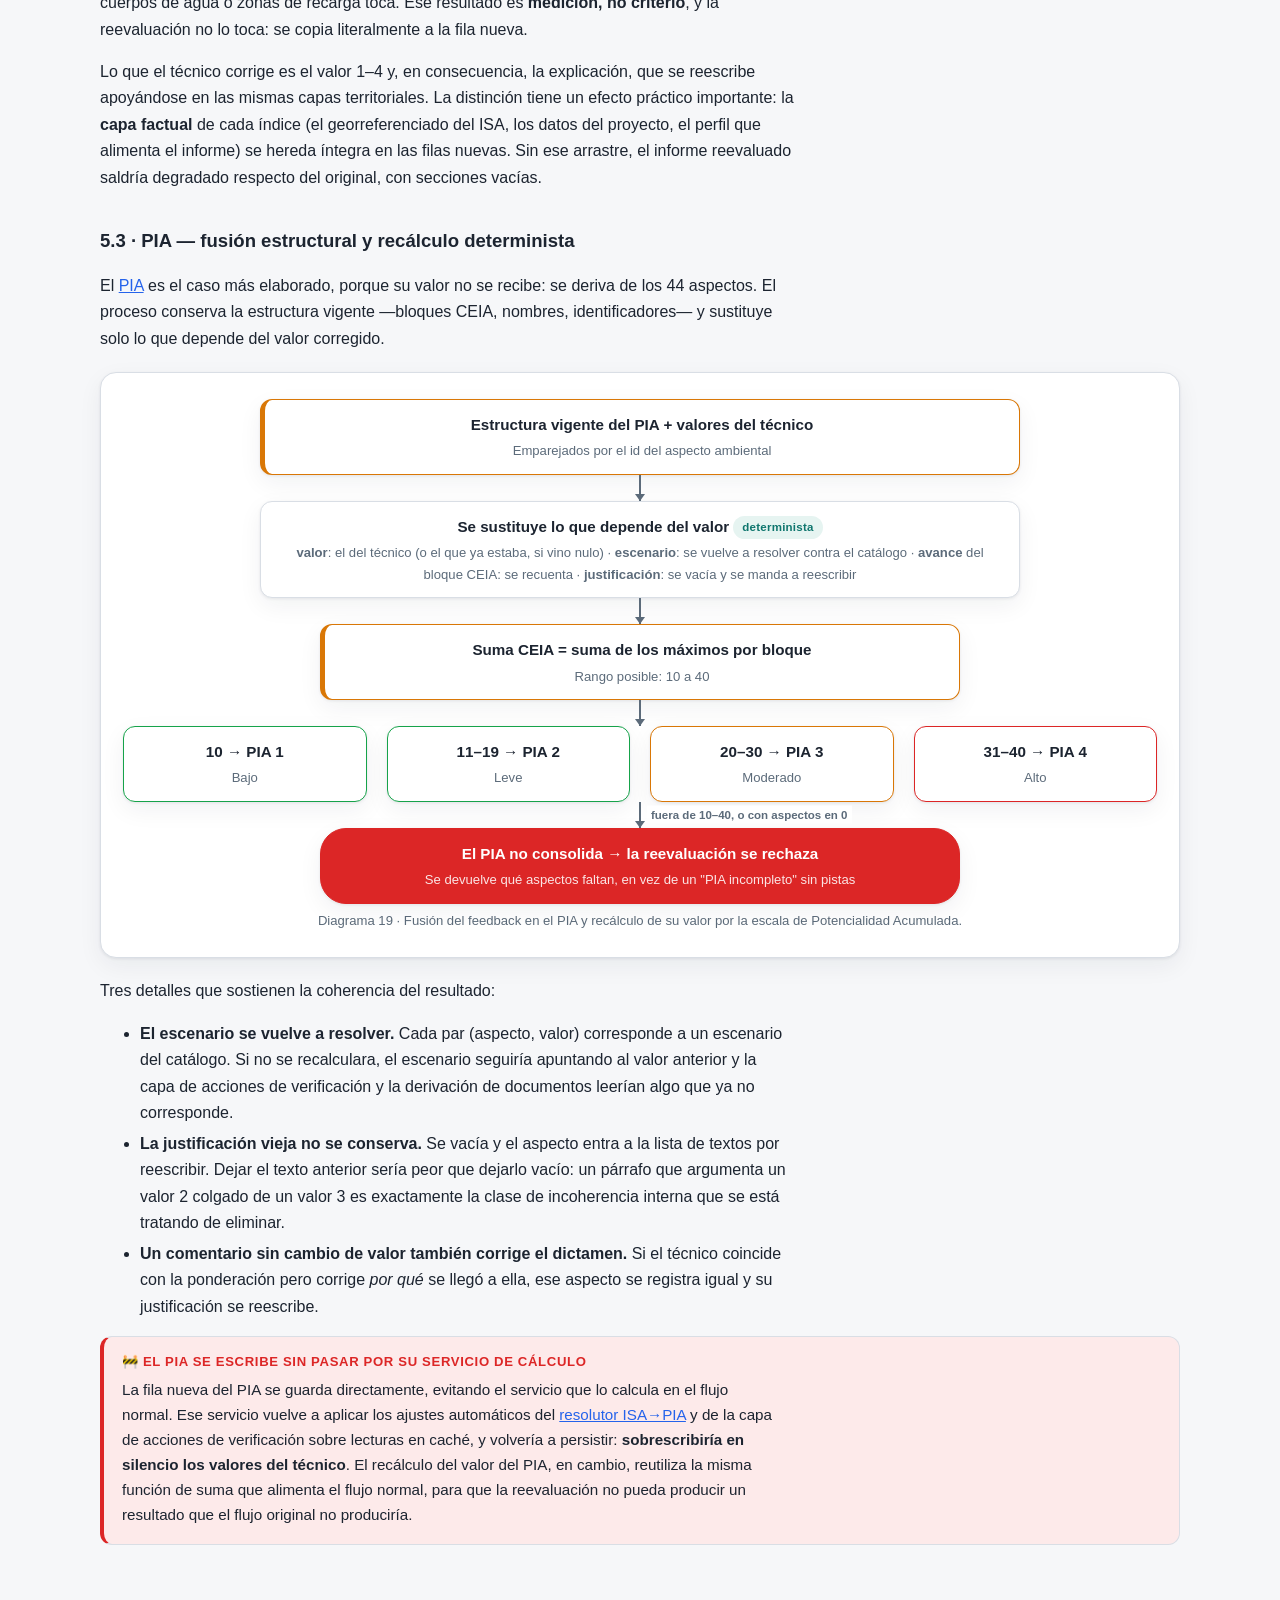
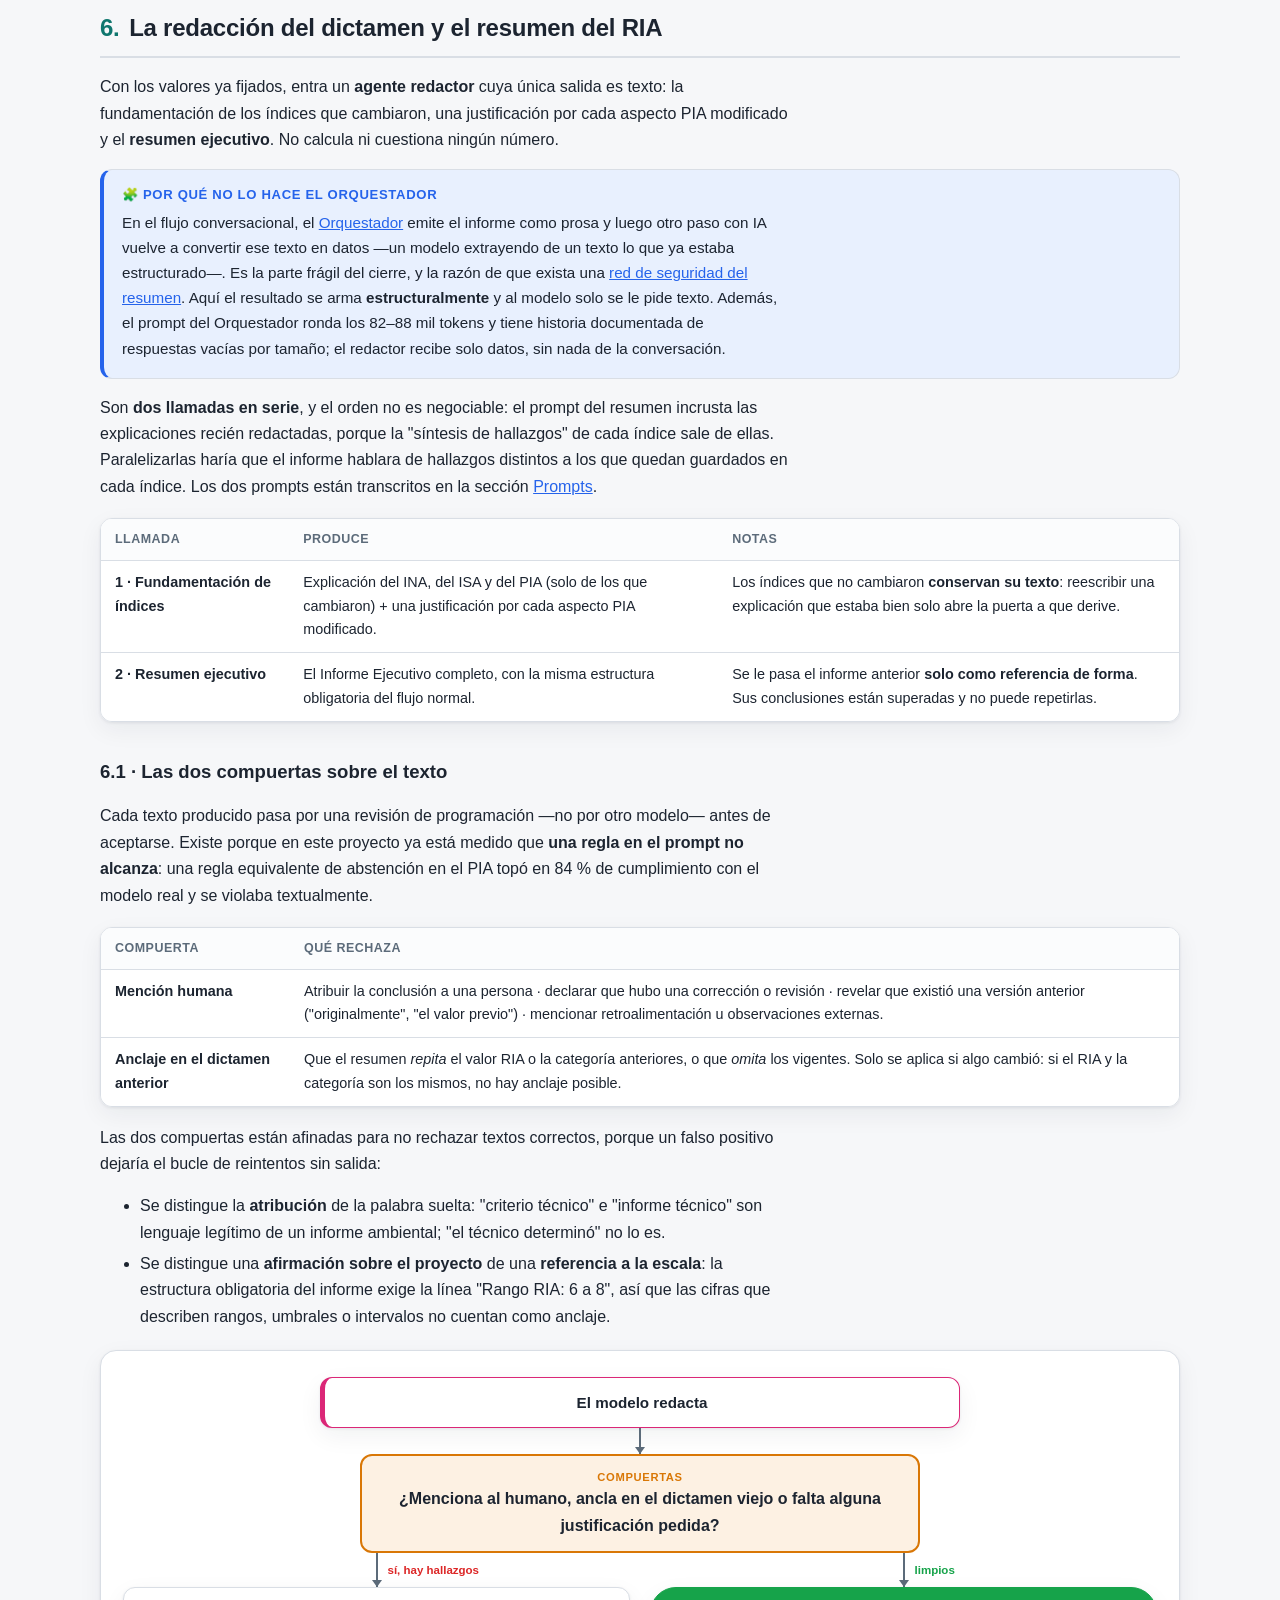
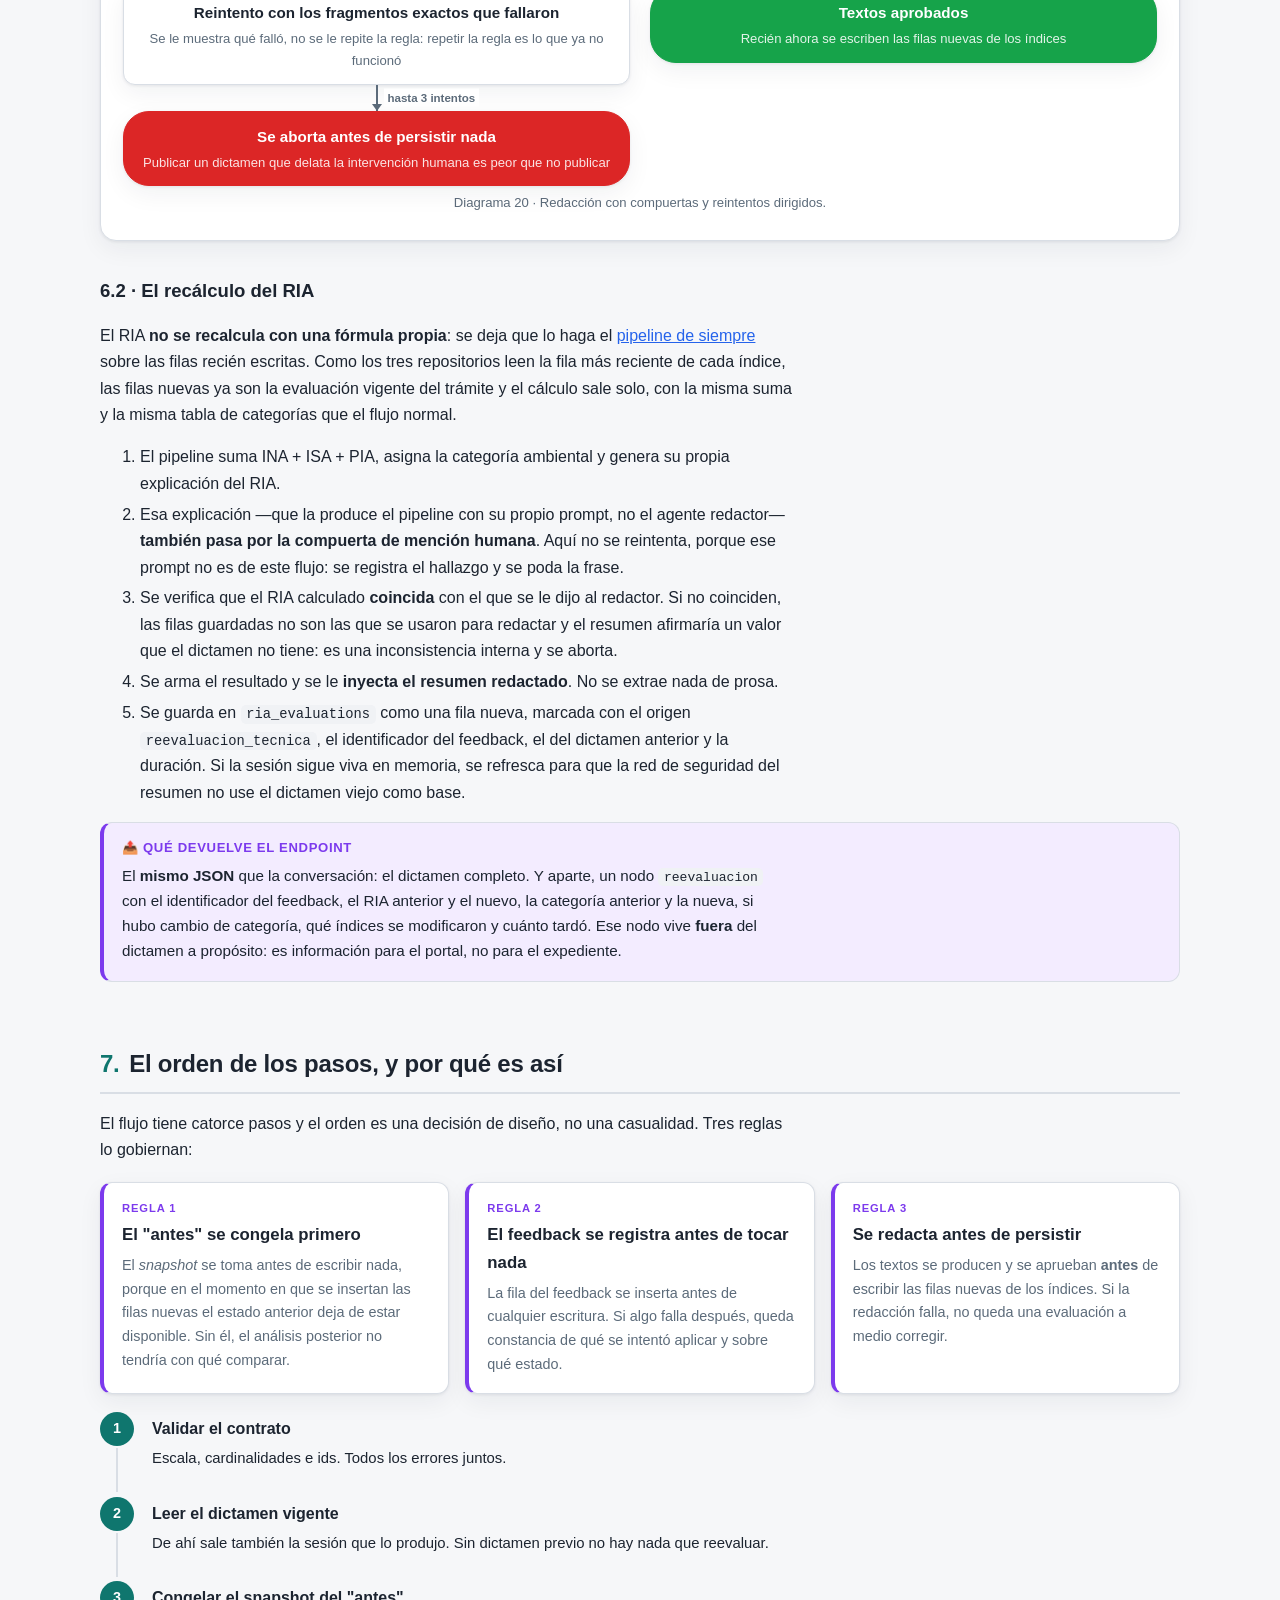
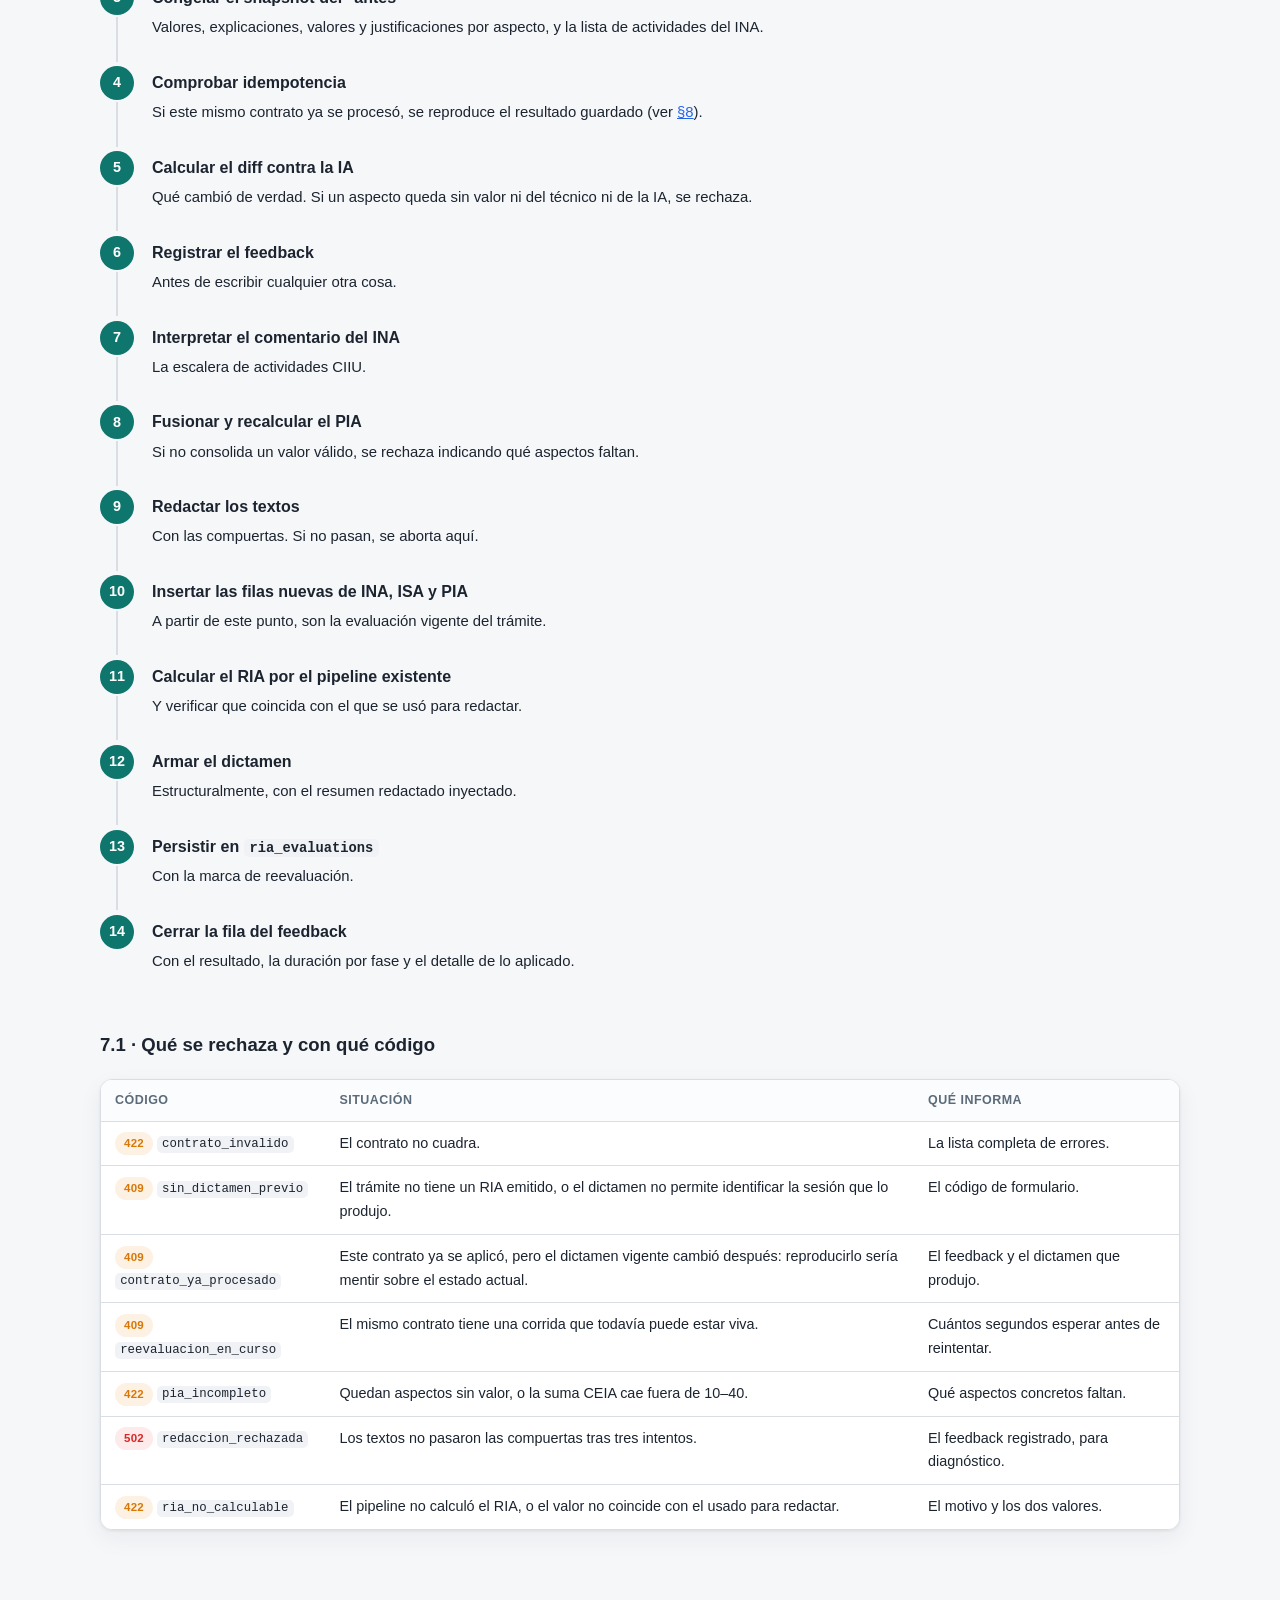
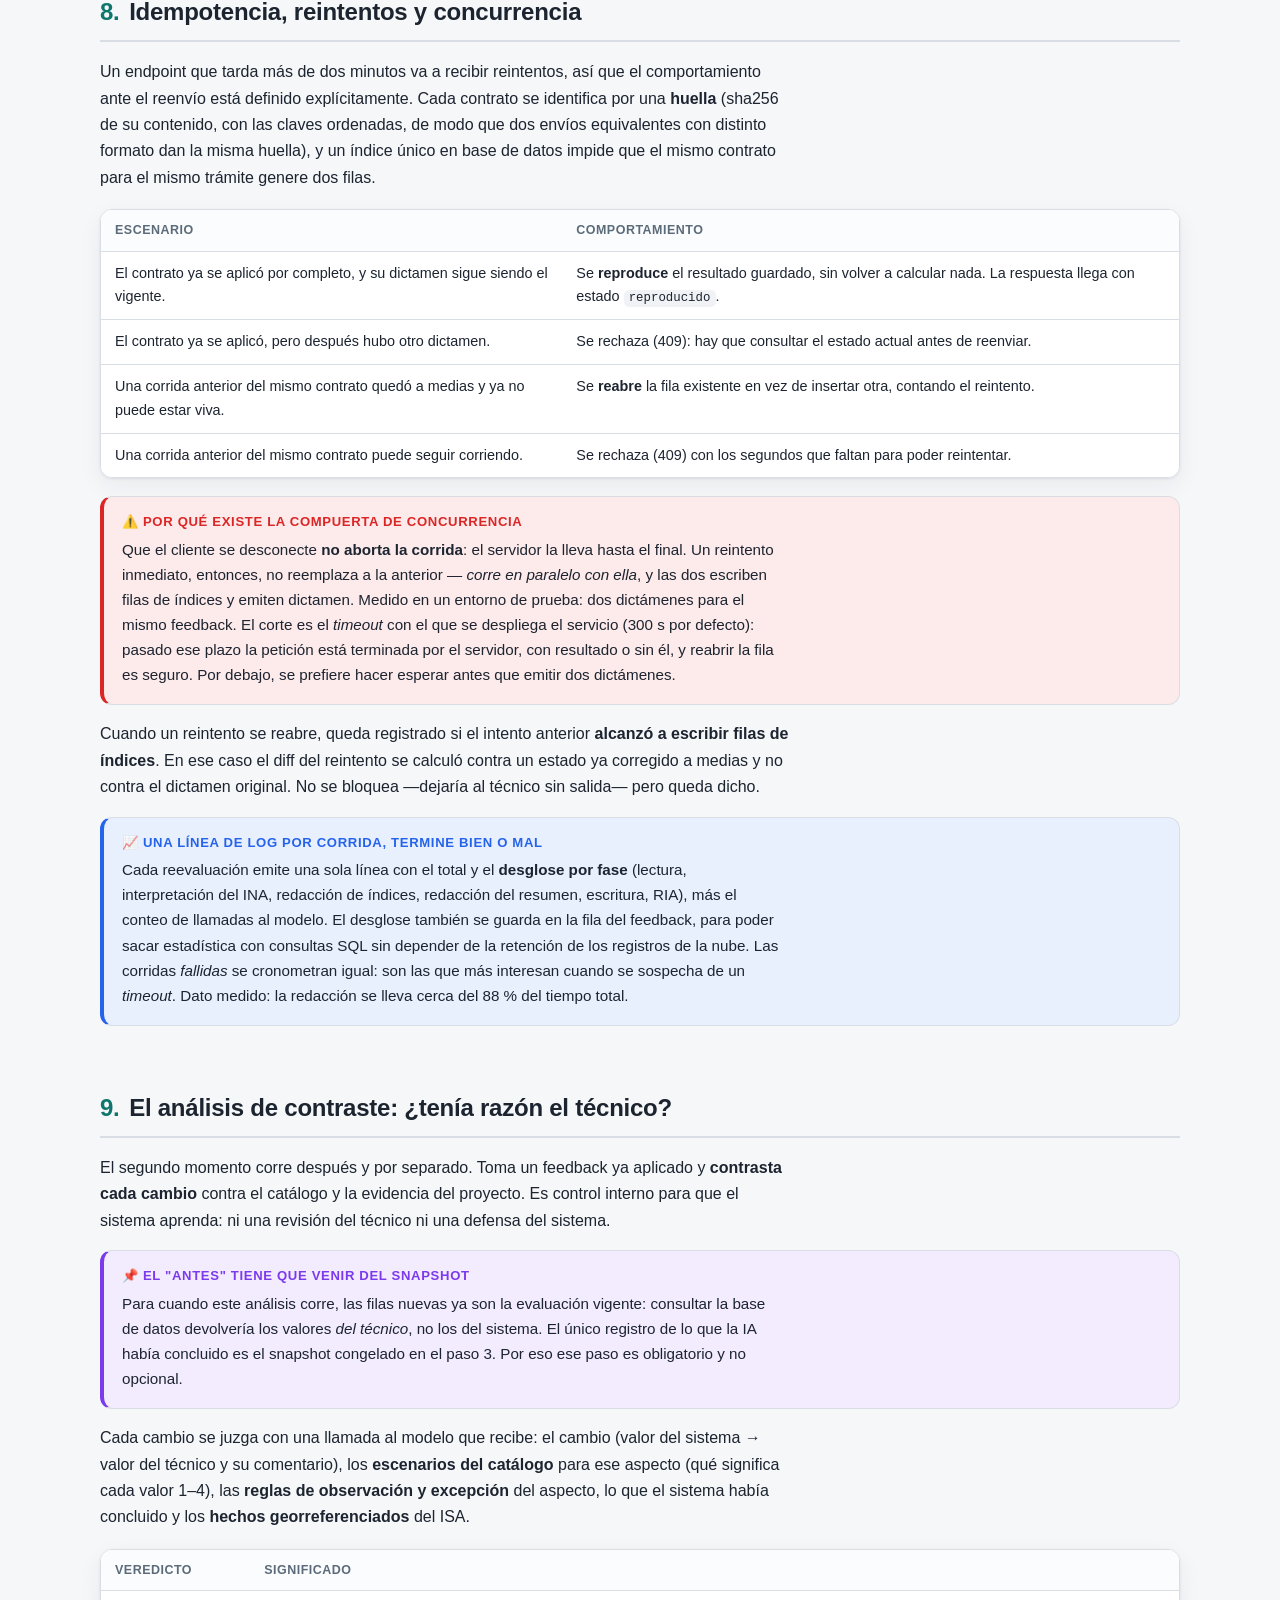
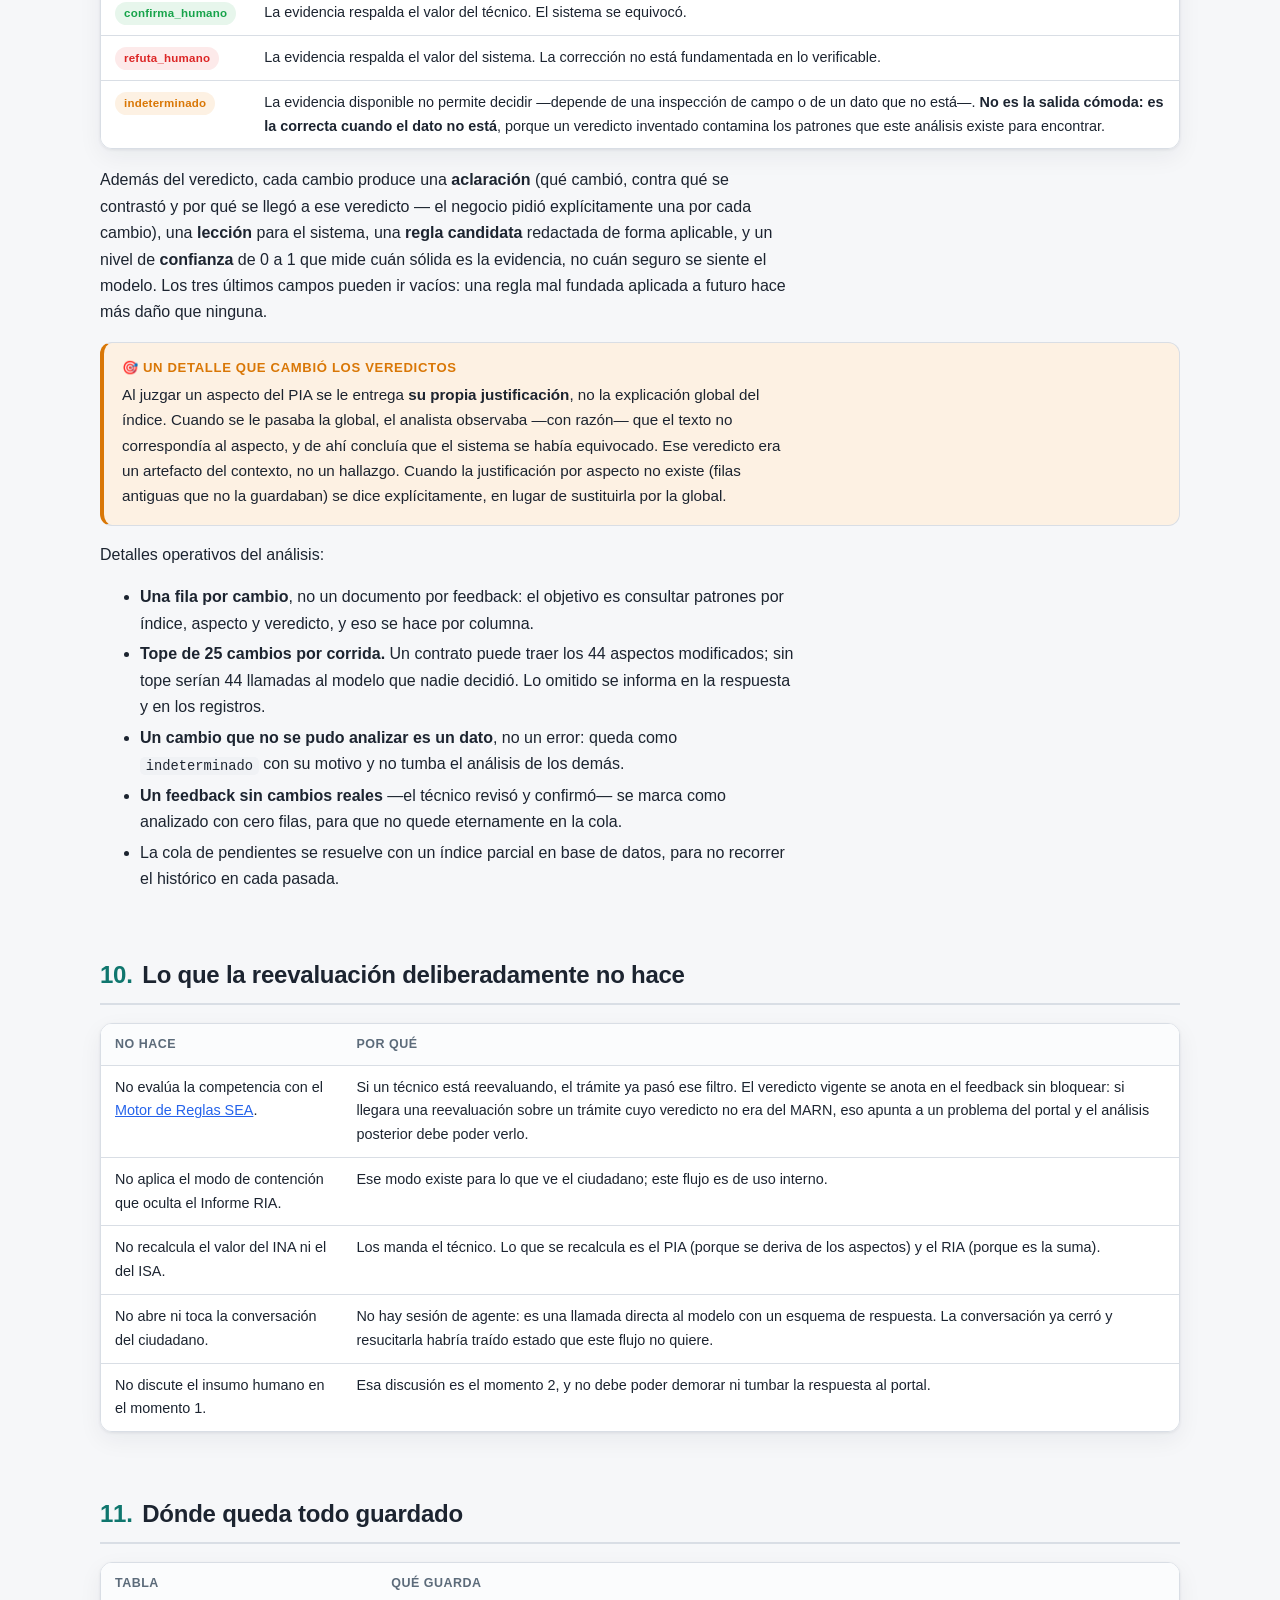
<file: 10-reevaluacion.html>
<!DOCTYPE html>
<html lang="es">
<head>
<meta charset="UTF-8">
<meta name="viewport" content="width=device-width, initial-scale=1.0">
<title>Reevaluación técnica · Tutorial RIA</title>
<link rel="stylesheet" href="assets/styles.css">
<script src="assets/app.js"></script>
</head>
<body>

<nav class="topbar"><div class="topbar-inner">
  <a class="brand" href="index.html"><span class="logo">RIA</span><span>Environmental Risk AI<small>Tutorial técnico · MARN</small></span></a>
  <div class="navlinks">
    <a href="index.html">Inicio</a>
    <a href="01-vision-general.html">Visión general</a>
    <a href="02-ina.html">INA</a>
    <a href="03-isa.html">ISA</a>
    <a href="04-pia.html">PIA</a>
    <a href="05-orquestador.html">Orquestador</a>
    <a href="06-motor-sea.html">Motor SEA</a>
    <a href="07-ria-cierre.html">RIA y cierre</a>
    <a href="08-corpus-legal.html">Corpus legal</a>
    <a href="10-reevaluacion.html">Reevaluación</a>
    <a href="09-prompts.html">Prompts</a>
    <button class="theme-toggle" onclick="toggleTheme()" aria-label="Cambiar tema">🌙</button>
  </div>
</div></nav>

<div class="wrap">

  <div class="crumb"><a href="index.html">Inicio</a> › Reevaluación técnica</div>
  <header class="hero">
    <div class="kicker" style="color:var(--ria)">El circuito de corrección · novedad v2.0</div>
    <h1>Reevaluación técnica del dictamen</h1>
    <p class="sub">Qué ocurre <strong>después</strong> del <a href="07-ria-cierre.html">Informe Ejecutivo</a>. Un técnico del MARN revisa un trámite ya resuelto, corrige los valores de INA, ISA o PIA que considera equivocados, y el sistema <strong>rehace el dictamen completo</strong>: reescribe la fundamentación de cada índice, recalcula el RIA, reasigna la categoría ambiental y emite un informe nuevo. Después, sin apuro y por separado, un segundo proceso juzga si el técnico tenía razón, para que el sistema aprenda de la corrección.</p>
  </header>

  <div class="callout key">
    <div class="ct">🔑 Idea central</div>
    <p>Son <strong>dos momentos deliberadamente separados</strong>. En el primero, <em>el insumo humano manda</em>: el sistema aplica la corrección sin discutirla y emite el dictamen nuevo. En el segundo, ya emitido el dictamen y sin presión de tiempo, el sistema <em>contrasta</em> cada cambio contra el catálogo y la evidencia, y registra si el criterio humano estaba fundamentado. Juzgar en el mismo momento de aplicar habría hecho que la opinión del sistema pudiera demorar —o tumbar— la respuesta al portal.</p>
  </div>

  <h2><span class="num">1.</span>Qué problema resuelve</h2>
  <p>Hasta esta incorporación, un dictamen equivocado no tenía arreglo: la evaluación se producía dentro de una conversación con el ciudadano y, una vez cerrada, corregir un índice implicaba volver a empezar el trámite. La <strong>reevaluación técnica</strong> abre una vía interna que no pasa por la conversación:</p>
  <ul>
    <li>El portal interno del MARN muestra al técnico los tres índices del trámite con sus valores y los 44 aspectos ambientales del PIA.</li>
    <li>El técnico corrige los valores que hagan falta y escribe un <strong>comentario</strong> explicando cada corrección.</li>
    <li>El sistema aplica esas correcciones, <strong>reescribe todos los textos afectados</strong> y emite un dictamen nuevo que se lee como si fuera el primero.</li>
  </ul>

  <div class="callout stop">
    <div class="ct">🕵️ El dictamen no delata la intervención humana</div>
    <p>Esta es la regla que gobierna toda la redacción. El expediente que queda es un <strong>dictamen técnico íntegro</strong>, no la corrección de un dictamen anterior: está prohibido atribuir la conclusión a una persona ("el técnico determinó"), declarar que hubo una corrección o revisión, o revelar que existió una versión previa ("originalmente se asignó 2"). No es solo una instrucción al modelo: hay una <strong>compuerta de programación</strong> que revisa los textos y los rechaza si la violan (ver <a href="#compuertas">§7</a>). Los datos de la operación —quién, cuándo, qué cambió— viajan al portal en un nodo aparte, <em>fuera</em> del dictamen.</p>
  </div>

  <h2><span class="num">2.</span>Los tres puntos de entrada</h2>
  <p>Toda la funcionalidad se expone en tres llamadas de servicio. La primera es el flujo de corrección; las otras dos son el análisis posterior.</p>

  <div class="tablewrap">
    <table>
      <thead><tr><th>Endpoint</th><th>Qué hace</th><th>Naturaleza</th></tr></thead>
      <tbody>
        <tr>
          <td><code>POST /reevaluacion/indices</code></td>
          <td>Recibe las correcciones del técnico, recalcula el RIA y devuelve el <strong>mismo JSON</strong> que produce la conversación (<code>resultado_ria</code>), más un nodo <code>reevaluacion</code> con el metadato de la operación.</td>
          <td><span class="badge b-warn">síncrono · 77–135 s</span></td>
        </tr>
        <tr>
          <td><code>POST /reevaluacion/analisis/{feedback_id}</code></td>
          <td>Contrasta cada cambio de una corrección ya aplicada contra el catálogo y la evidencia, y emite un veredicto por cambio. Con <code>forzar=true</code> reanaliza uno ya analizado.</td>
          <td><span class="badge b-auto">offline</span></td>
        </tr>
        <tr>
          <td><code>POST /reevaluacion/analisis/pendientes/procesar</code></td>
          <td>Procesa la cola de correcciones aplicadas cuyo análisis está pendiente (por defecto, hasta 10). Un fallo en una no detiene a las demás.</td>
          <td><span class="badge b-auto">offline · por lote</span></td>
        </tr>
      </tbody>
    </table>
  </div>

  <div class="callout warn">
    <div class="ct">⏱️ La espera es larga y no hay <em>polling</em></div>
    <p>La corrección encadena entre <strong>4 y 6 llamadas al modelo</strong> de unos 27 s cada una: interpretar el comentario del INA, redactar la fundamentación de los índices, redactar el resumen ejecutivo y explicar el RIA. Medido: <strong>77–135 s</strong> en la nube y 61–87 s en local. Se aceptó esa latencia tal cual, a cambio de una condición: el <em>timeout</em> del portal y de cualquier intermediario debe estar <strong>por encima de 180 s</strong>, dimensionado por el peor caso y no por el promedio. Cortar la conexión no aborta el trabajo: el servidor lo lleva hasta el final igual.</p>
  </div>

  <h2><span class="num">3.</span>El circuito completo</h2>

  <div class="flow" aria-label="Circuito de la reevaluación técnica">
    <div class="flow-col">

      <div class="fnode start"><div class="ftitle">Trámite con dictamen emitido</div><div class="fsub">Ya tiene RIA, categoría e Informe Ejecutivo</div></div>
      <div class="farrow"></div>
      <div class="fnode wide" style="background:var(--panel-2)"><div class="ftitle">Un técnico del MARN lo revisa en el portal interno</div><div class="fsub">Corrige valores de INA / ISA / aspectos del PIA y comenta cada corrección</div></div>
      <div class="farrow"></div>

      <div class="fnode wide ria"><div class="ftitle">MOMENTO 1 · Aplicar <span class="badge b-warn">síncrono</span></div><div class="fsub"><code>POST /reevaluacion/indices</code> — el insumo humano se aplica sin discutirlo</div></div>
      <div class="farrow"></div>

      <div class="pipe" style="width:100%">
        <div class="stage ep"><div class="n">a</div><div class="t">Validar y congelar</div><div class="d">Se valida el contrato, se lee el dictamen vigente y se guarda el "antes" en un <em>snapshot</em>.</div></div>
        <div class="stage ep"><div class="n">b</div><div class="t">Fusionar y recalcular</div><div class="d">Se aplican los valores del técnico, se interpretan las actividades del INA y se recalcula el PIA.</div></div>
        <div class="stage ep"><div class="n">c</div><div class="t">Redactar</div><div class="d">Un agente redactor reescribe la fundamentación y el resumen; las compuertas los revisan.</div></div>
        <div class="stage ep"><div class="n">d</div><div class="t">Recalcular RIA</div><div class="d">El pipeline normal suma los tres índices sobre las filas nuevas y asigna categoría.</div></div>
      </div>

      <div class="farrow lbl" data-label="dictamen nuevo devuelto al portal"></div>
      <div class="fnode endok"><div class="ftitle">Informe Ejecutivo nuevo</div><div class="fsub">Se persiste en <code>ria_evaluations</code> con la marca de reevaluación</div></div>

      <div class="farrow lbl" data-label="después, por separado"></div>

      <div class="fnode wide" style="border-color:var(--brand); border-left-width:5px"><div class="ftitle">MOMENTO 2 · Contrastar <span class="badge b-auto">offline</span></div><div class="fsub"><code>POST /reevaluacion/analisis/…</code> — ¿tenía razón el técnico?</div></div>
      <div class="farrow"></div>
      <div class="fnode"><div class="ftitle">Un veredicto por cada cambio</div><div class="fsub"><code>confirma_humano</code> · <code>refuta_humano</code> · <code>indeterminado</code>, con su aclaración, su lección y una regla candidata</div></div>
      <div class="farrow"></div>
      <div class="fnode" style="border-color:var(--brand)"><div class="ftitle">Detección de patrones</div><div class="fsub">¿En qué aspectos se equivoca siempre el sistema? ¿En cuáles el criterio humano diverge sin fundamento?</div></div>

    </div>
    <div class="cap">Diagrama 17 · Los dos momentos de la reevaluación técnica: aplicar primero, juzgar después.</div>
  </div>

  <h2><span class="num">4.</span>El contrato de modificaciones</h2>
  <p>La entrada del endpoint es el <strong>código de formulario</strong> del trámite más un objeto con los tres índices. La sesión que produjo el dictamen <em>no</em> hay que enviarla: el sistema la deduce del dictamen vigente de ese trámite (el portal solo conoce el código). Puede enviarse igual para apuntar a una sesión concreta.</p>

  <div class="tablewrap">
    <table>
      <thead><tr><th>Bloque</th><th>Contenido</th></tr></thead>
      <tbody>
        <tr><td><code>ina</code> / <code>isa</code></td><td><code>comentario</code> (texto libre del técnico), <code>valor</code> (1–4 o nulo) y <code>modificado</code> (bandera del portal).</td></tr>
        <tr><td><code>pia</code></td><td><code>comentarioGlobal</code>, <code>modificado</code> y los <strong>10 bloques CEIA</strong>, cada uno con sus aspectos ambientales; cada aspecto lleva su <code>id</code>, su <code>comentario</code> y su <code>valor</code>. En total, <strong>44 aspectos</strong>, que llegan siempre completos.</td></tr>
      </tbody>
    </table>
  </div>

  <p>El PIA <strong>no trae un valor propio</strong>: ese índice no se recibe, se deriva de los aspectos (ver <a href="#pia">§5.3</a>). Y el emparejamiento con la evaluación existente se hace por el <code>id</code> del aspecto, nunca por su nombre: emparejar por texto es justamente el mecanismo que ya produjo incoherencias en este proyecto.</p>

  <div class="callout info">
    <div class="ct">🔢 Dos reglas del contrato que no son evidentes</div>
    <p><strong>Nulo significa "sin cambio", no "cero".</strong> Un aspecto con <code>valor: null</code> conserva el valor que la IA ya había determinado. Traducirlo a 0 pondría el PIA en estado incompleto y bloquearía el cálculo del RIA.</p>
    <p><strong>El valor 0 se rechaza.</strong> En el resto del sistema el 0 significa "pendiente de aclaración", no una ponderación; aceptarlo aquí mezclaría dos significados en el mismo campo.</p>
  </div>

  <p>La validación es la frontera del sistema: lo que no cuadre muere ahí y no dos capas más abajo, donde el síntoma sería un RIA silenciosamente mal calculado. Se comprueban la escala 1–4, la cantidad de CEIAs y de aspectos, y que no haya ids repetidos (con ids duplicados, el valor final quedaría a merced del orden de llegada). Los errores <strong>no se reportan de a uno</strong>: se acumulan todos y se devuelven juntos, porque quien corrige el envío del portal necesita la lista completa.</p>

  <div class="callout warn">
    <div class="ct">🚩 Las banderas <code>modificado</code> no son la fuente de verdad</div>
    <p>El portal envía una bandera <code>modificado</code> por índice, pero es global —no existe por aspecto— y los 44 aspectos llegan siempre poblados. Así que el único detector fiable de qué cambió es <strong>comparar cada valor recibido contra el que la IA había puesto</strong>. De ese diff sale todo lo demás: qué textos hay que reescribir, qué índices se reportan como modificados y qué cambios entran al análisis posterior. Cuando la bandera y el diff no coinciden, la petición no se rechaza (el insumo humano se asume correcto) pero la discrepancia queda registrada: es un problema del portal digno de mirarse.</p>
  </div>

  <h2><span class="num">5.</span>Cómo se procesa el feedback de cada índice</h2>
  <p>El diff separa el feedback en tres tratamientos distintos, porque los tres índices tienen naturaleza distinta: el INA describe <em>actividades</em>, el ISA describe <em>hechos territoriales medidos</em> y el PIA es una <em>estructura</em> de 44 ponderaciones.</p>

  <h3 id="ina">5.1 · INA — el valor lo manda el técnico, las actividades se interpretan</h3>
  <p>El <a href="02-ina.html">INA</a> de un proyecto es el <strong>máximo</strong> entre los valores de todas sus actividades económicas (clases CIIU). El técnico envía el valor corregido y, con él, un comentario en lenguaje natural. Ese comentario no se archiva: se interpreta.</p>
  <p>La razón es que el informe publica <em>cada actividad evaluada</em> con su condición y su ponderación. Un valor INA que sus propias actividades no justifican es una incoherencia interna del dictamen — el mismo defecto que una auditoría previa señaló once veces. Por eso, si el técnico escribe "falta la actividad de tratamiento y eliminación de desechos peligrosos", hay que <strong>agregar esa clase a la lista</strong>, no solo mover el número.</p>

  <div class="callout info">
    <div class="ct">💡 El comentario se interpreta aunque el valor no cambie</div>
    <p>Como el índice es el máximo entre las actividades, hay tres formas frecuentes de corregir la lista sin mover el número: reemplazar una actividad por otra del mismo puntaje, agregar una por debajo del máximo, o quitar una que no era la determinante. Condicionar la interpretación a que el valor cambiara descartaba el comentario en silencio en esos tres casos. Un cambio de actividades <strong>es</strong> un cambio del INA: su fundamentación se reescribe igual.</p>
  </div>

  <p>La correspondencia entre la frase del técnico y el catálogo CIIU se resuelve con una <strong>escalera de cinco escalones</strong>, diseñada para que el código aplicado salga siempre del catálogo y nunca de la imaginación del modelo:</p>

  <div class="flow">
    <div class="flow-col">
      <div class="fnode orq"><div class="ftitle">1 · La IA extrae qué actividades nombra el comentario <span class="badge b-orq">IA</span></div><div class="fsub">Devuelve la acción (agregar / descartar) y una <em>frase de búsqueda</em>: la actividad sola, sin el envoltorio de la oración. <strong>No se le piden códigos.</strong></div></div>
      <div class="farrow"></div>
      <div class="fnode"><div class="ftitle">2 · Búsqueda en el catálogo CIIU <span class="badge b-auto">determinista</span></div><div class="fsub">Búsqueda de texto completo con esa frase. Si devuelve cero candidatas —porque exige todas las palabras— se repliega a una consulta por cualquiera de sus términos.</div></div>
      <div class="farrow"></div>
      <div class="fdecision"><div class="q">¿alguna candidata coincide exactamente?</div>El título normalizado (sin mayúsculas, acentos ni puntuación) es idéntico a la frase</div>
      <div class="fbranch">
        <div class="flow-col">
          <div class="farrow yes lbl" data-label="sí" style="height:34px"></div>
          <div class="fnode" style="border-color:var(--ok)"><div class="ftitle">3 · Se resuelve sin gastar otra llamada</div><div class="fsub">Coincidencia exacta</div></div>
        </div>
        <div class="flow-col">
          <div class="farrow no lbl" data-label="no" style="height:34px"></div>
          <div class="fnode orq"><div class="ftitle">4 · Un segundo modelo elige entre las candidatas <span class="badge b-orq">IA</span></div><div class="fsub">Solo puede devolver un código que esté en la lista; ante duda real devuelve nulo. Se exige confianza ≥ 0.5.</div></div>
          <div class="farrow"></div>
          <div class="fnode endstop"><div class="ftitle">5 · Sin candidatas o sin elección: queda sin resolver</div><div class="fsub">Se registra el motivo y no se aplica</div></div>
        </div>
      </div>
    </div>
    <div class="cap">Diagrama 18 · La escalera de resolución de actividades CIIU a partir del comentario del técnico.</div>
  </div>

  <p>Los escalones 3 a 5 son las <strong>guardas</strong>. Además, un "descartar" solo puede apuntar a una actividad que la evaluación ya tenga: no se puede quitar lo que no está. Y si la interpretación falla por completo —modelo caído, respuesta ilegible— no se propaga el error: se registra el motivo y la lista de actividades queda como estaba, porque el valor del índice lo fija el técnico y no depende de esto.</p>

  <div class="callout warn">
    <div class="ct">➕ La actividad agregada entra sin ponderación individual</div>
    <p>Una actividad que el técnico agrega se publica marcada como proveniente del feedback, pero <strong>sin su valor ni su condición propios</strong>. Esos datos viven en el catálogo INA, que hoy es texto dentro del prompt (unos 30 000 tokens) y no una tabla consultable; inyectarlo aquí reproduciría el problema de saturación de prompts que ya provocó respuestas vacías del modelo. El índice sigue siendo correcto —lo manda el técnico y no se recalcula—, pero el informe mostrará esa actividad sin su ponderación. Resolverlo requiere llevar el catálogo INA a base de datos, que es un trabajo aparte.</p>
  </div>

  <h3 id="isa">5.2 · ISA — se corrige la conclusión, nunca los hechos</h3>
  <p>El <a href="03-isa.html">ISA</a> se apoya en un análisis geoespacial del polígono del proyecto: qué áreas protegidas, cuerpos de agua o zonas de recarga toca. Ese resultado es <strong>medición, no criterio</strong>, y la reevaluación no lo toca: se copia literalmente a la fila nueva.</p>
  <p>Lo que el técnico corrige es el valor 1–4 y, en consecuencia, la explicación, que se reescribe apoyándose en las mismas capas territoriales. La distinción tiene un efecto práctico importante: la <strong>capa factual</strong> de cada índice (el georreferenciado del ISA, los datos del proyecto, el perfil que alimenta el informe) se hereda íntegra en las filas nuevas. Sin ese arrastre, el informe reevaluado saldría degradado respecto del original, con secciones vacías.</p>

  <h3 id="pia">5.3 · PIA — fusión estructural y recálculo determinista</h3>
  <p>El <a href="04-pia.html">PIA</a> es el caso más elaborado, porque su valor no se recibe: se deriva de los 44 aspectos. El proceso conserva la estructura vigente —bloques CEIA, nombres, identificadores— y sustituye solo lo que depende del valor corregido.</p>

  <div class="flow">
    <div class="flow-col">
      <div class="fnode pia wide"><div class="ftitle">Estructura vigente del PIA + valores del técnico</div><div class="fsub">Emparejados por el id del aspecto ambiental</div></div>
      <div class="farrow"></div>
      <div class="fnode wide"><div class="ftitle">Se sustituye lo que depende del valor <span class="badge b-auto">determinista</span></div><div class="fsub"><strong>valor</strong>: el del técnico (o el que ya estaba, si vino nulo) · <strong>escenario</strong>: se vuelve a resolver contra el catálogo · <strong>avance</strong> del bloque CEIA: se recuenta · <strong>justificación</strong>: se vacía y se manda a reescribir</div></div>
      <div class="farrow"></div>
      <div class="fnode pia"><div class="ftitle">Suma CEIA = suma de los máximos por bloque</div><div class="fsub">Rango posible: 10 a 40</div></div>
      <div class="farrow"></div>
      <div class="fbranch">
        <div class="flow-col"><div class="fnode" style="border-color:var(--ok)"><div class="ftitle">10 → PIA 1</div><div class="fsub">Bajo</div></div></div>
        <div class="flow-col"><div class="fnode" style="border-color:var(--ok)"><div class="ftitle">11–19 → PIA 2</div><div class="fsub">Leve</div></div></div>
        <div class="flow-col"><div class="fnode" style="border-color:var(--warn)"><div class="ftitle">20–30 → PIA 3</div><div class="fsub">Moderado</div></div></div>
        <div class="flow-col"><div class="fnode" style="border-color:var(--stop)"><div class="ftitle">31–40 → PIA 4</div><div class="fsub">Alto</div></div></div>
      </div>
      <div class="farrow lbl" data-label="fuera de 10–40, o con aspectos en 0"></div>
      <div class="fnode endstop"><div class="ftitle">El PIA no consolida → la reevaluación se rechaza</div><div class="fsub">Se devuelve qué aspectos faltan, en vez de un "PIA incompleto" sin pistas</div></div>
    </div>
    <div class="cap">Diagrama 19 · Fusión del feedback en el PIA y recálculo de su valor por la escala de Potencialidad Acumulada.</div>
  </div>

  <p>Tres detalles que sostienen la coherencia del resultado:</p>
  <ul>
    <li><strong>El escenario se vuelve a resolver.</strong> Cada par (aspecto, valor) corresponde a un escenario del catálogo. Si no se recalculara, el escenario seguiría apuntando al valor anterior y la capa de acciones de verificación y la derivación de documentos leerían algo que ya no corresponde.</li>
    <li><strong>La justificación vieja no se conserva.</strong> Se vacía y el aspecto entra a la lista de textos por reescribir. Dejar el texto anterior sería peor que dejarlo vacío: un párrafo que argumenta un valor 2 colgado de un valor 3 es exactamente la clase de incoherencia interna que se está tratando de eliminar.</li>
    <li><strong>Un comentario sin cambio de valor también corrige el dictamen.</strong> Si el técnico coincide con la ponderación pero corrige <em>por qué</em> se llegó a ella, ese aspecto se registra igual y su justificación se reescribe.</li>
  </ul>

  <div class="callout stop">
    <div class="ct">🚧 El PIA se escribe sin pasar por su servicio de cálculo</div>
    <p>La fila nueva del PIA se guarda directamente, evitando el servicio que lo calcula en el flujo normal. Ese servicio vuelve a aplicar los ajustes automáticos del <a href="03-isa.html">resolutor ISA→PIA</a> y de la capa de acciones de verificación sobre lecturas en caché, y volvería a persistir: <strong>sobrescribiría en silencio los valores del técnico</strong>. El recálculo del valor del PIA, en cambio, reutiliza la misma función de suma que alimenta el flujo normal, para que la reevaluación no pueda producir un resultado que el flujo original no produciría.</p>
  </div>

  <h2><span class="num">6.</span>La redacción del dictamen y el resumen del RIA</h2>
  <p>Con los valores ya fijados, entra un <strong>agente redactor</strong> cuya única salida es texto: la fundamentación de los índices que cambiaron, una justificación por cada aspecto PIA modificado y el <strong>resumen ejecutivo</strong>. No calcula ni cuestiona ningún número.</p>

  <div class="callout info">
    <div class="ct">🧩 Por qué no lo hace el Orquestador</div>
    <p>En el flujo conversacional, el <a href="05-orquestador.html">Orquestador</a> emite el informe como prosa y luego otro paso con IA vuelve a convertir ese texto en datos —un modelo extrayendo de un texto lo que ya estaba estructurado—. Es la parte frágil del cierre, y la razón de que exista una <a href="07-ria-cierre.html">red de seguridad del resumen</a>. Aquí el resultado se arma <strong>estructuralmente</strong> y al modelo solo se le pide texto. Además, el prompt del Orquestador ronda los 82–88 mil tokens y tiene historia documentada de respuestas vacías por tamaño; el redactor recibe solo datos, sin nada de la conversación.</p>
  </div>

  <p>Son <strong>dos llamadas en serie</strong>, y el orden no es negociable: el prompt del resumen incrusta las explicaciones recién redactadas, porque la "síntesis de hallazgos" de cada índice sale de ellas. Paralelizarlas haría que el informe hablara de hallazgos distintos a los que quedan guardados en cada índice. Los dos prompts están transcritos en la sección <a href="09-prompts.html#prompt-reevaluacion">Prompts</a>.</p>

  <div class="tablewrap">
    <table>
      <thead><tr><th>Llamada</th><th>Produce</th><th>Notas</th></tr></thead>
      <tbody>
        <tr><td><strong>1 · Fundamentación de índices</strong></td><td>Explicación del INA, del ISA y del PIA (solo de los que cambiaron) + una justificación por cada aspecto PIA modificado.</td><td>Los índices que no cambiaron <strong>conservan su texto</strong>: reescribir una explicación que estaba bien solo abre la puerta a que derive.</td></tr>
        <tr><td><strong>2 · Resumen ejecutivo</strong></td><td>El Informe Ejecutivo completo, con la misma estructura obligatoria del flujo normal.</td><td>Se le pasa el informe anterior <strong>solo como referencia de forma</strong>. Sus conclusiones están superadas y no puede repetirlas.</td></tr>
      </tbody>
    </table>
  </div>

  <h3 id="compuertas">6.1 · Las dos compuertas sobre el texto</h3>
  <p>Cada texto producido pasa por una revisión de programación —no por otro modelo— antes de aceptarse. Existe porque en este proyecto ya está medido que <strong>una regla en el prompt no alcanza</strong>: una regla equivalente de abstención en el PIA topó en 84 % de cumplimiento con el modelo real y se violaba textualmente.</p>

  <div class="tablewrap">
    <table>
      <thead><tr><th>Compuerta</th><th>Qué rechaza</th></tr></thead>
      <tbody>
        <tr><td><strong>Mención humana</strong></td><td>Atribuir la conclusión a una persona · declarar que hubo una corrección o revisión · revelar que existió una versión anterior ("originalmente", "el valor previo") · mencionar retroalimentación u observaciones externas.</td></tr>
        <tr><td><strong>Anclaje en el dictamen anterior</strong></td><td>Que el resumen <em>repita</em> el valor RIA o la categoría anteriores, o que <em>omita</em> los vigentes. Solo se aplica si algo cambió: si el RIA y la categoría son los mismos, no hay anclaje posible.</td></tr>
      </tbody>
    </table>
  </div>

  <p>Las dos compuertas están afinadas para no rechazar textos correctos, porque un falso positivo dejaría el bucle de reintentos sin salida:</p>
  <ul>
    <li>Se distingue la <strong>atribución</strong> de la palabra suelta: "criterio técnico" e "informe técnico" son lenguaje legítimo de un informe ambiental; "el técnico determinó" no lo es.</li>
    <li>Se distingue una <strong>afirmación sobre el proyecto</strong> de una <strong>referencia a la escala</strong>: la estructura obligatoria del informe exige la línea "Rango RIA: 6 a 8", así que las cifras que describen rangos, umbrales o intervalos no cuentan como anclaje.</li>
  </ul>

  <div class="flow">
    <div class="flow-col">
      <div class="fnode orq"><div class="ftitle">El modelo redacta</div></div>
      <div class="farrow"></div>
      <div class="fdecision"><div class="q">compuertas</div>¿Menciona al humano, ancla en el dictamen viejo o falta alguna justificación pedida?</div>
      <div class="fbranch">
        <div class="flow-col">
          <div class="farrow no lbl" data-label="sí, hay hallazgos" style="height:34px"></div>
          <div class="fnode"><div class="ftitle">Reintento con los fragmentos exactos que fallaron</div><div class="fsub">Se le muestra qué falló, no se le repite la regla: repetir la regla es lo que ya no funcionó</div></div>
          <div class="farrow lbl" data-label="hasta 3 intentos"></div>
          <div class="fnode endstop"><div class="ftitle">Se aborta antes de persistir nada</div><div class="fsub">Publicar un dictamen que delata la intervención humana es peor que no publicar</div></div>
        </div>
        <div class="flow-col">
          <div class="farrow yes lbl" data-label="limpios" style="height:34px"></div>
          <div class="fnode endok"><div class="ftitle">Textos aprobados</div><div class="fsub">Recién ahora se escriben las filas nuevas de los índices</div></div>
        </div>
      </div>
    </div>
    <div class="cap">Diagrama 20 · Redacción con compuertas y reintentos dirigidos.</div>
  </div>

  <h3>6.2 · El recálculo del RIA</h3>
  <p>El RIA <strong>no se recalcula con una fórmula propia</strong>: se deja que lo haga el <a href="07-ria-cierre.html">pipeline de siempre</a> sobre las filas recién escritas. Como los tres repositorios leen la fila más reciente de cada índice, las filas nuevas ya son la evaluación vigente del trámite y el cálculo sale solo, con la misma suma y la misma tabla de categorías que el flujo normal.</p>

  <ol>
    <li>El pipeline suma INA + ISA + PIA, asigna la categoría ambiental y genera su propia explicación del RIA.</li>
    <li>Esa explicación —que la produce el pipeline con su propio prompt, no el agente redactor— <strong>también pasa por la compuerta de mención humana</strong>. Aquí no se reintenta, porque ese prompt no es de este flujo: se registra el hallazgo y se poda la frase.</li>
    <li>Se verifica que el RIA calculado <strong>coincida</strong> con el que se le dijo al redactor. Si no coinciden, las filas guardadas no son las que se usaron para redactar y el resumen afirmaría un valor que el dictamen no tiene: es una inconsistencia interna y se aborta.</li>
    <li>Se arma el resultado y se le <strong>inyecta el resumen redactado</strong>. No se extrae nada de prosa.</li>
    <li>Se guarda en <code>ria_evaluations</code> como una fila nueva, marcada con el origen <code>reevaluacion_tecnica</code>, el identificador del feedback, el del dictamen anterior y la duración. Si la sesión sigue viva en memoria, se refresca para que la red de seguridad del resumen no use el dictamen viejo como base.</li>
  </ol>

  <div class="callout key">
    <div class="ct">📤 Qué devuelve el endpoint</div>
    <p>El <strong>mismo JSON</strong> que la conversación: el dictamen completo. Y aparte, un nodo <code>reevaluacion</code> con el identificador del feedback, el RIA anterior y el nuevo, la categoría anterior y la nueva, si hubo cambio de categoría, qué índices se modificaron y cuánto tardó. Ese nodo vive <strong>fuera</strong> del dictamen a propósito: es información para el portal, no para el expediente.</p>
  </div>

  <h2><span class="num">7.</span>El orden de los pasos, y por qué es así</h2>
  <p>El flujo tiene catorce pasos y el orden es una decisión de diseño, no una casualidad. Tres reglas lo gobiernan:</p>

  <div class="cards">
    <div class="card" style="border-left-color:var(--ria)">
      <div class="role" style="color:var(--ria)">Regla 1</div><h3>El "antes" se congela primero</h3>
      <p>El <em>snapshot</em> se toma antes de escribir nada, porque en el momento en que se insertan las filas nuevas el estado anterior deja de estar disponible. Sin él, el análisis posterior no tendría con qué comparar.</p>
    </div>
    <div class="card" style="border-left-color:var(--ria)">
      <div class="role" style="color:var(--ria)">Regla 2</div><h3>El feedback se registra antes de tocar nada</h3>
      <p>La fila del feedback se inserta antes de cualquier escritura. Si algo falla después, queda constancia de qué se intentó aplicar y sobre qué estado.</p>
    </div>
    <div class="card" style="border-left-color:var(--ria)">
      <div class="role" style="color:var(--ria)">Regla 3</div><h3>Se redacta antes de persistir</h3>
      <p>Los textos se producen y se aprueban <strong>antes</strong> de escribir las filas nuevas de los índices. Si la redacción falla, no queda una evaluación a medio corregir.</p>
    </div>
  </div>

  <ol class="steps">
    <li><span class="st">Validar el contrato</span><p>Escala, cardinalidades e ids. Todos los errores juntos.</p></li>
    <li><span class="st">Leer el dictamen vigente</span><p>De ahí sale también la sesión que lo produjo. Sin dictamen previo no hay nada que reevaluar.</p></li>
    <li><span class="st">Congelar el snapshot del "antes"</span><p>Valores, explicaciones, valores y justificaciones por aspecto, y la lista de actividades del INA.</p></li>
    <li><span class="st">Comprobar idempotencia</span><p>Si este mismo contrato ya se procesó, se reproduce el resultado guardado (ver <a href="#idempotencia">§8</a>).</p></li>
    <li><span class="st">Calcular el diff contra la IA</span><p>Qué cambió de verdad. Si un aspecto queda sin valor ni del técnico ni de la IA, se rechaza.</p></li>
    <li><span class="st">Registrar el feedback</span><p>Antes de escribir cualquier otra cosa.</p></li>
    <li><span class="st">Interpretar el comentario del INA</span><p>La escalera de actividades CIIU.</p></li>
    <li><span class="st">Fusionar y recalcular el PIA</span><p>Si no consolida un valor válido, se rechaza indicando qué aspectos faltan.</p></li>
    <li><span class="st">Redactar los textos</span><p>Con las compuertas. Si no pasan, se aborta aquí.</p></li>
    <li><span class="st">Insertar las filas nuevas de INA, ISA y PIA</span><p>A partir de este punto, son la evaluación vigente del trámite.</p></li>
    <li><span class="st">Calcular el RIA por el pipeline existente</span><p>Y verificar que coincida con el que se usó para redactar.</p></li>
    <li><span class="st">Armar el dictamen</span><p>Estructuralmente, con el resumen redactado inyectado.</p></li>
    <li><span class="st">Persistir en <code>ria_evaluations</code></span><p>Con la marca de reevaluación.</p></li>
    <li><span class="st">Cerrar la fila del feedback</span><p>Con el resultado, la duración por fase y el detalle de lo aplicado.</p></li>
  </ol>

  <h3>7.1 · Qué se rechaza y con qué código</h3>
  <div class="tablewrap">
    <table>
      <thead><tr><th>Código</th><th>Situación</th><th>Qué informa</th></tr></thead>
      <tbody>
        <tr><td><span class="badge b-warn">422</span> <code>contrato_invalido</code></td><td>El contrato no cuadra.</td><td>La lista completa de errores.</td></tr>
        <tr><td><span class="badge b-warn">409</span> <code>sin_dictamen_previo</code></td><td>El trámite no tiene un RIA emitido, o el dictamen no permite identificar la sesión que lo produjo.</td><td>El código de formulario.</td></tr>
        <tr><td><span class="badge b-warn">409</span> <code>contrato_ya_procesado</code></td><td>Este contrato ya se aplicó, pero el dictamen vigente cambió después: reproducirlo sería mentir sobre el estado actual.</td><td>El feedback y el dictamen que produjo.</td></tr>
        <tr><td><span class="badge b-warn">409</span> <code>reevaluacion_en_curso</code></td><td>El mismo contrato tiene una corrida que todavía puede estar viva.</td><td>Cuántos segundos esperar antes de reintentar.</td></tr>
        <tr><td><span class="badge b-warn">422</span> <code>pia_incompleto</code></td><td>Quedan aspectos sin valor, o la suma CEIA cae fuera de 10–40.</td><td>Qué aspectos concretos faltan.</td></tr>
        <tr><td><span class="badge b-stop">502</span> <code>redaccion_rechazada</code></td><td>Los textos no pasaron las compuertas tras tres intentos.</td><td>El feedback registrado, para diagnóstico.</td></tr>
        <tr><td><span class="badge b-warn">422</span> <code>ria_no_calculable</code></td><td>El pipeline no calculó el RIA, o el valor no coincide con el usado para redactar.</td><td>El motivo y los dos valores.</td></tr>
      </tbody>
    </table>
  </div>

  <h2 id="idempotencia"><span class="num">8.</span>Idempotencia, reintentos y concurrencia</h2>
  <p>Un endpoint que tarda más de dos minutos va a recibir reintentos, así que el comportamiento ante el reenvío está definido explícitamente. Cada contrato se identifica por una <strong>huella</strong> (sha256 de su contenido, con las claves ordenadas, de modo que dos envíos equivalentes con distinto formato dan la misma huella), y un índice único en base de datos impide que el mismo contrato para el mismo trámite genere dos filas.</p>

  <div class="tablewrap">
    <table>
      <thead><tr><th>Escenario</th><th>Comportamiento</th></tr></thead>
      <tbody>
        <tr><td>El contrato ya se aplicó por completo, y su dictamen sigue siendo el vigente.</td><td>Se <strong>reproduce</strong> el resultado guardado, sin volver a calcular nada. La respuesta llega con estado <code>reproducido</code>.</td></tr>
        <tr><td>El contrato ya se aplicó, pero después hubo otro dictamen.</td><td>Se rechaza (409): hay que consultar el estado actual antes de reenviar.</td></tr>
        <tr><td>Una corrida anterior del mismo contrato quedó a medias y ya no puede estar viva.</td><td>Se <strong>reabre</strong> la fila existente en vez de insertar otra, contando el reintento.</td></tr>
        <tr><td>Una corrida anterior del mismo contrato puede seguir corriendo.</td><td>Se rechaza (409) con los segundos que faltan para poder reintentar.</td></tr>
      </tbody>
    </table>
  </div>

  <div class="callout stop">
    <div class="ct">⚠️ Por qué existe la compuerta de concurrencia</div>
    <p>Que el cliente se desconecte <strong>no aborta la corrida</strong>: el servidor la lleva hasta el final. Un reintento inmediato, entonces, no reemplaza a la anterior — <em>corre en paralelo con ella</em>, y las dos escriben filas de índices y emiten dictamen. Medido en un entorno de prueba: dos dictámenes para el mismo feedback. El corte es el <em>timeout</em> con el que se despliega el servicio (300 s por defecto): pasado ese plazo la petición está terminada por el servidor, con resultado o sin él, y reabrir la fila es seguro. Por debajo, se prefiere hacer esperar antes que emitir dos dictámenes.</p>
  </div>

  <p>Cuando un reintento se reabre, queda registrado si el intento anterior <strong>alcanzó a escribir filas de índices</strong>. En ese caso el diff del reintento se calculó contra un estado ya corregido a medias y no contra el dictamen original. No se bloquea —dejaría al técnico sin salida— pero queda dicho.</p>

  <div class="callout info">
    <div class="ct">📈 Una línea de log por corrida, termine bien o mal</div>
    <p>Cada reevaluación emite una sola línea con el total y el <strong>desglose por fase</strong> (lectura, interpretación del INA, redacción de índices, redacción del resumen, escritura, RIA), más el conteo de llamadas al modelo. El desglose también se guarda en la fila del feedback, para poder sacar estadística con consultas SQL sin depender de la retención de los registros de la nube. Las corridas <em>fallidas</em> se cronometran igual: son las que más interesan cuando se sospecha de un <em>timeout</em>. Dato medido: la redacción se lleva cerca del 88 % del tiempo total.</p>
  </div>

  <h2><span class="num">9.</span>El análisis de contraste: ¿tenía razón el técnico?</h2>
  <p>El segundo momento corre después y por separado. Toma un feedback ya aplicado y <strong>contrasta cada cambio</strong> contra el catálogo y la evidencia del proyecto. Es control interno para que el sistema aprenda: ni una revisión del técnico ni una defensa del sistema.</p>

  <div class="callout key">
    <div class="ct">📌 El "antes" tiene que venir del snapshot</div>
    <p>Para cuando este análisis corre, las filas nuevas ya son la evaluación vigente: consultar la base de datos devolvería los valores <em>del técnico</em>, no los del sistema. El único registro de lo que la IA había concluido es el snapshot congelado en el paso 3. Por eso ese paso es obligatorio y no opcional.</p>
  </div>

  <p>Cada cambio se juzga con una llamada al modelo que recibe: el cambio (valor del sistema → valor del técnico y su comentario), los <strong>escenarios del catálogo</strong> para ese aspecto (qué significa cada valor 1–4), las <strong>reglas de observación y excepción</strong> del aspecto, lo que el sistema había concluido y los <strong>hechos georreferenciados</strong> del ISA.</p>

  <div class="tablewrap">
    <table>
      <thead><tr><th>Veredicto</th><th>Significado</th></tr></thead>
      <tbody>
        <tr><td><span class="badge b-ok">confirma_humano</span></td><td>La evidencia respalda el valor del técnico. El sistema se equivocó.</td></tr>
        <tr><td><span class="badge b-stop">refuta_humano</span></td><td>La evidencia respalda el valor del sistema. La corrección no está fundamentada en lo verificable.</td></tr>
        <tr><td><span class="badge b-warn">indeterminado</span></td><td>La evidencia disponible no permite decidir —depende de una inspección de campo o de un dato que no está—. <strong>No es la salida cómoda: es la correcta cuando el dato no está</strong>, porque un veredicto inventado contamina los patrones que este análisis existe para encontrar.</td></tr>
      </tbody>
    </table>
  </div>

  <p>Además del veredicto, cada cambio produce una <strong>aclaración</strong> (qué cambió, contra qué se contrastó y por qué se llegó a ese veredicto — el negocio pidió explícitamente una por cada cambio), una <strong>lección</strong> para el sistema, una <strong>regla candidata</strong> redactada de forma aplicable, y un nivel de <strong>confianza</strong> de 0 a 1 que mide cuán sólida es la evidencia, no cuán seguro se siente el modelo. Los tres últimos campos pueden ir vacíos: una regla mal fundada aplicada a futuro hace más daño que ninguna.</p>

  <div class="callout warn">
    <div class="ct">🎯 Un detalle que cambió los veredictos</div>
    <p>Al juzgar un aspecto del PIA se le entrega <strong>su propia justificación</strong>, no la explicación global del índice. Cuando se le pasaba la global, el analista observaba —con razón— que el texto no correspondía al aspecto, y de ahí concluía que el sistema se había equivocado. Ese veredicto era un artefacto del contexto, no un hallazgo. Cuando la justificación por aspecto no existe (filas antiguas que no la guardaban) se dice explícitamente, en lugar de sustituirla por la global.</p>
  </div>

  <p>Detalles operativos del análisis:</p>
  <ul>
    <li><strong>Una fila por cambio</strong>, no un documento por feedback: el objetivo es consultar patrones por índice, aspecto y veredicto, y eso se hace por columna.</li>
    <li><strong>Tope de 25 cambios por corrida.</strong> Un contrato puede traer los 44 aspectos modificados; sin tope serían 44 llamadas al modelo que nadie decidió. Lo omitido se informa en la respuesta y en los registros.</li>
    <li><strong>Un cambio que no se pudo analizar es un dato</strong>, no un error: queda como <code>indeterminado</code> con su motivo y no tumba el análisis de los demás.</li>
    <li><strong>Un feedback sin cambios reales</strong> —el técnico revisó y confirmó— se marca como analizado con cero filas, para que no quede eternamente en la cola.</li>
    <li>La cola de pendientes se resuelve con un índice parcial en base de datos, para no recorrer el histórico en cada pasada.</li>
  </ul>

  <h2><span class="num">10.</span>Lo que la reevaluación deliberadamente no hace</h2>
  <div class="tablewrap">
    <table>
      <thead><tr><th>No hace</th><th>Por qué</th></tr></thead>
      <tbody>
        <tr><td>No evalúa la competencia con el <a href="06-motor-sea.html">Motor de Reglas SEA</a>.</td><td>Si un técnico está reevaluando, el trámite ya pasó ese filtro. El veredicto vigente se anota en el feedback sin bloquear: si llegara una reevaluación sobre un trámite cuyo veredicto no era del MARN, eso apunta a un problema del portal y el análisis posterior debe poder verlo.</td></tr>
        <tr><td>No aplica el modo de contención que oculta el Informe RIA.</td><td>Ese modo existe para lo que ve el ciudadano; este flujo es de uso interno.</td></tr>
        <tr><td>No recalcula el valor del INA ni el del ISA.</td><td>Los manda el técnico. Lo que se recalcula es el PIA (porque se deriva de los aspectos) y el RIA (porque es la suma).</td></tr>
        <tr><td>No abre ni toca la conversación del ciudadano.</td><td>No hay sesión de agente: es una llamada directa al modelo con un esquema de respuesta. La conversación ya cerró y resucitarla habría traído estado que este flujo no quiere.</td></tr>
        <tr><td>No discute el insumo humano en el momento 1.</td><td>Esa discusión es el momento 2, y no debe poder demorar ni tumbar la respuesta al portal.</td></tr>
      </tbody>
    </table>
  </div>

  <h2><span class="num">11.</span>Dónde queda todo guardado</h2>
  <div class="tablewrap">
    <table>
      <thead><tr><th>Tabla</th><th>Qué guarda</th></tr></thead>
      <tbody>
        <tr><td><code>feedback_tecnico_indices</code></td><td>Una fila por reevaluación: el contrato verbatim, su huella, el <strong>snapshot del "antes"</strong>, los identificadores de las filas anteriores y de las nuevas, el RIA y la categoría antes y después, si hubo cambio de categoría, el estado del análisis y la metadata de la corrida (duración por fase, llamadas al modelo, intentos de redacción, actividades CIIU interpretadas, discrepancias de banderas).</td></tr>
        <tr><td><code>feedback_tecnico_analisis</code></td><td>Una fila por cambio contrastado: índice, aspecto, valor del sistema, valor del técnico, comentario, veredicto, aclaración, lección, regla candidata, fundamento normativo y confianza.</td></tr>
        <tr><td><code>ina_evaluations</code> · <code>isa_evaluations</code> · <code>pia_evaluations</code></td><td>Una fila nueva cada una, con los valores corregidos, los textos reescritos y la capa factual heredada. Quedan marcadas con el origen <code>reevaluacion_tecnica</code> y el identificador del feedback, y pasan a ser la evaluación vigente.</td></tr>
        <tr><td><code>ria_evaluations</code></td><td>El dictamen nuevo, versionado por fecha como cualquier otro cálculo del RIA, con la marca de reevaluación y el identificador del dictamen anterior.</td></tr>
      </tbody>
    </table>
  </div>

  <h2><span class="num">12.</span>Recapitulación</h2>
  <div class="flow">
    <div class="flow-col">
      <div class="fnode"><div class="ftitle">1 · El técnico corrige valores y comenta</div><div class="fsub">Contrato validado en la frontera: escala 1–4, 10 CEIAs, 44 aspectos, nulo ≠ cero</div></div>
      <div class="farrow"></div>
      <div class="fnode"><div class="ftitle">2 · El sistema calcula qué cambió de verdad</div><div class="fsub">Comparando contra lo que había concluido la IA, no confiando en las banderas del portal</div></div>
      <div class="farrow"></div>
      <div class="fnode"><div class="ftitle">3 · Se aplica por índice</div><div class="fsub">INA: valor + actividades interpretadas · ISA: valor, hechos intactos · PIA: fusión + recálculo de la suma CEIA</div></div>
      <div class="farrow"></div>
      <div class="fnode orq"><div class="ftitle">4 · Se reescriben los textos y se verifican</div><div class="fsub">Sin delatar la intervención humana y sin anclarse en el dictamen anterior</div></div>
      <div class="farrow"></div>
      <div class="fnode ria"><div class="ftitle">5 · El pipeline recalcula RIA = INA + ISA + PIA</div><div class="fsub">Sobre las filas nuevas, con la misma fórmula y la misma tabla de categorías</div></div>
      <div class="farrow"></div>
      <div class="fnode endok"><div class="ftitle">6 · Dictamen nuevo emitido y guardado</div><div class="fsub">Y el metadato de la operación, aparte, para el portal</div></div>
      <div class="farrow lbl" data-label="después"></div>
      <div class="fnode" style="border-color:var(--brand); border-left-width:5px"><div class="ftitle">7 · Contraste offline por cada cambio</div><div class="fsub">Confirma / refuta / indeterminado → lecciones, reglas candidatas y patrones</div></div>
    </div>
    <div class="cap">Diagrama 21 · La reevaluación técnica de extremo a extremo.</div>
  </div>

  <div class="pager">
    <a href="08-corpus-legal.html"><div class="dir">← Anterior</div><div class="ti">Corpus legal y RAG multi-ley</div></a>
    <a class="next" href="09-prompts.html"><div class="dir">Siguiente →</div><div class="ti">Prompts (apéndice)</div></a>
  </div>

</div>

<footer class="foot">
  <div>Environmental Risk AI (MARN) · Tutorial técnico del pipeline de evaluación RIA</div>
  <div><a href="#">Volver arriba ↑</a></div>
</footer>

</body>
</html>
</file>
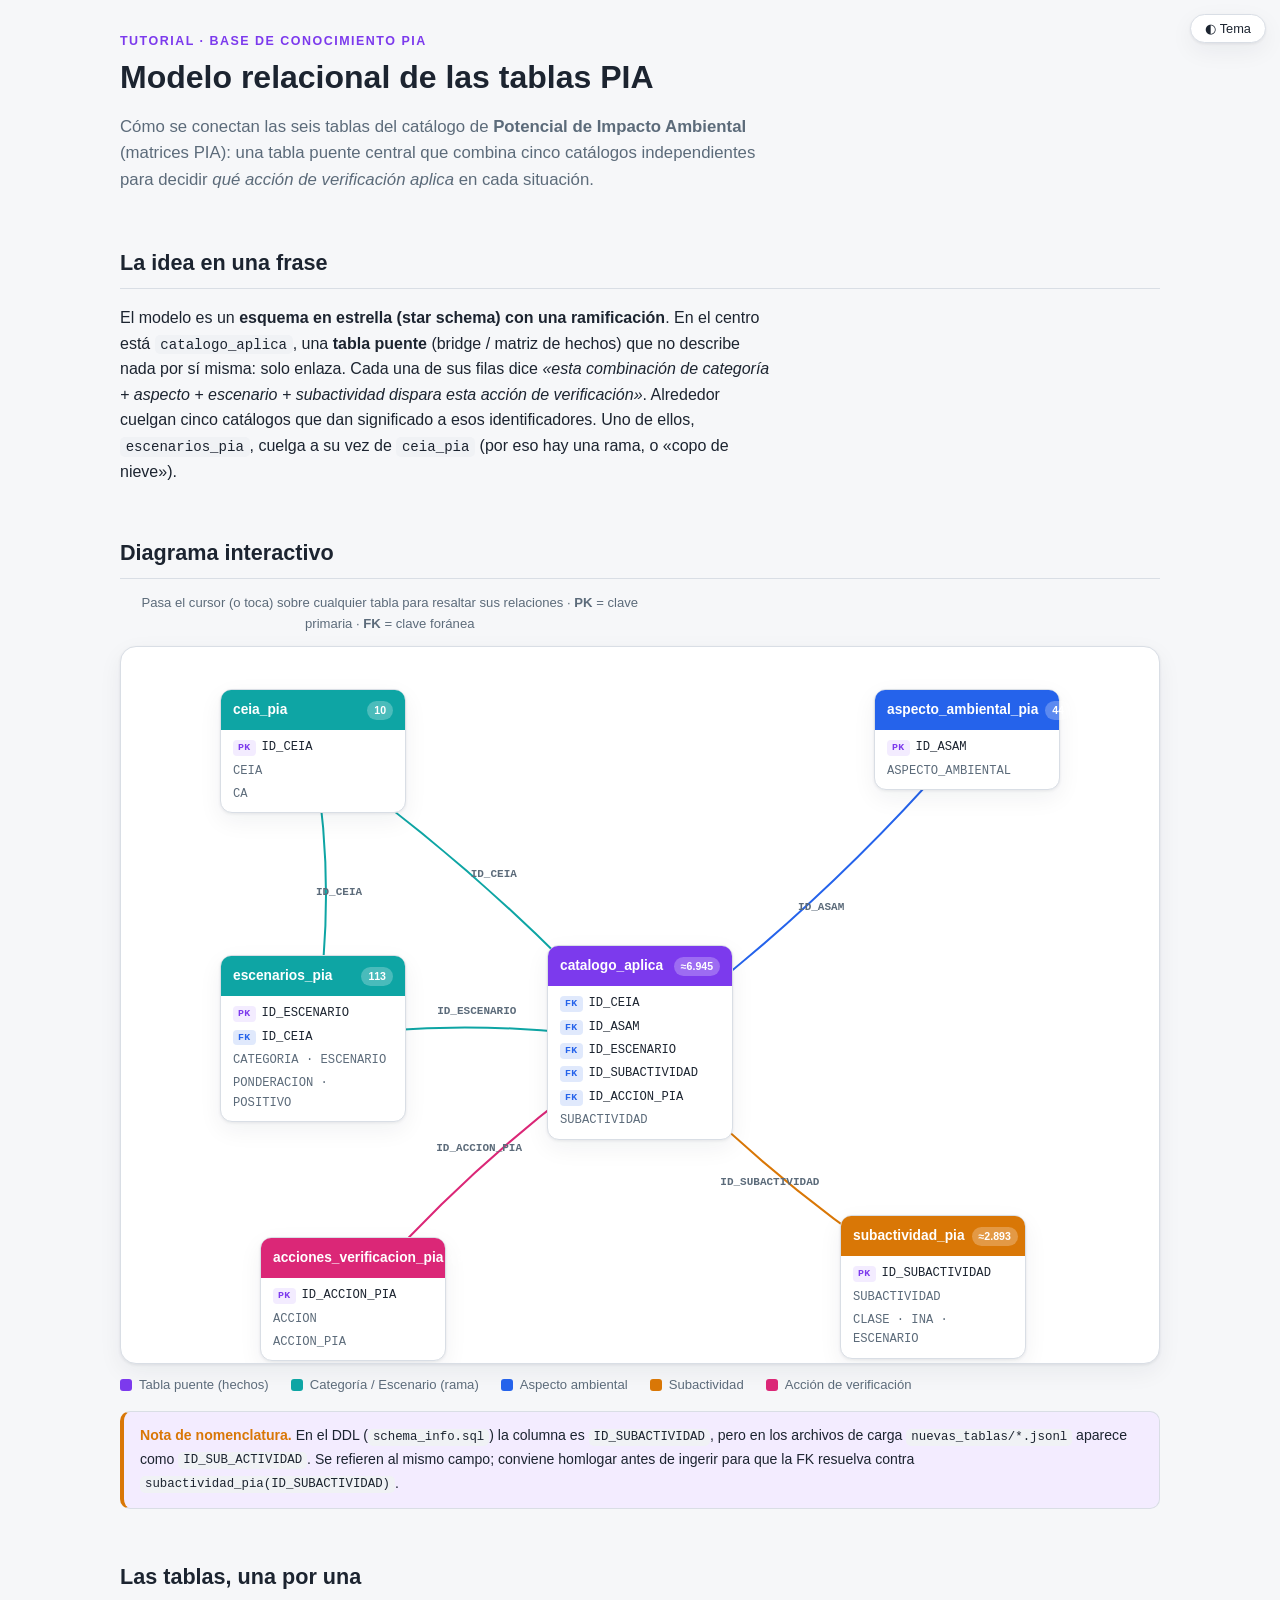
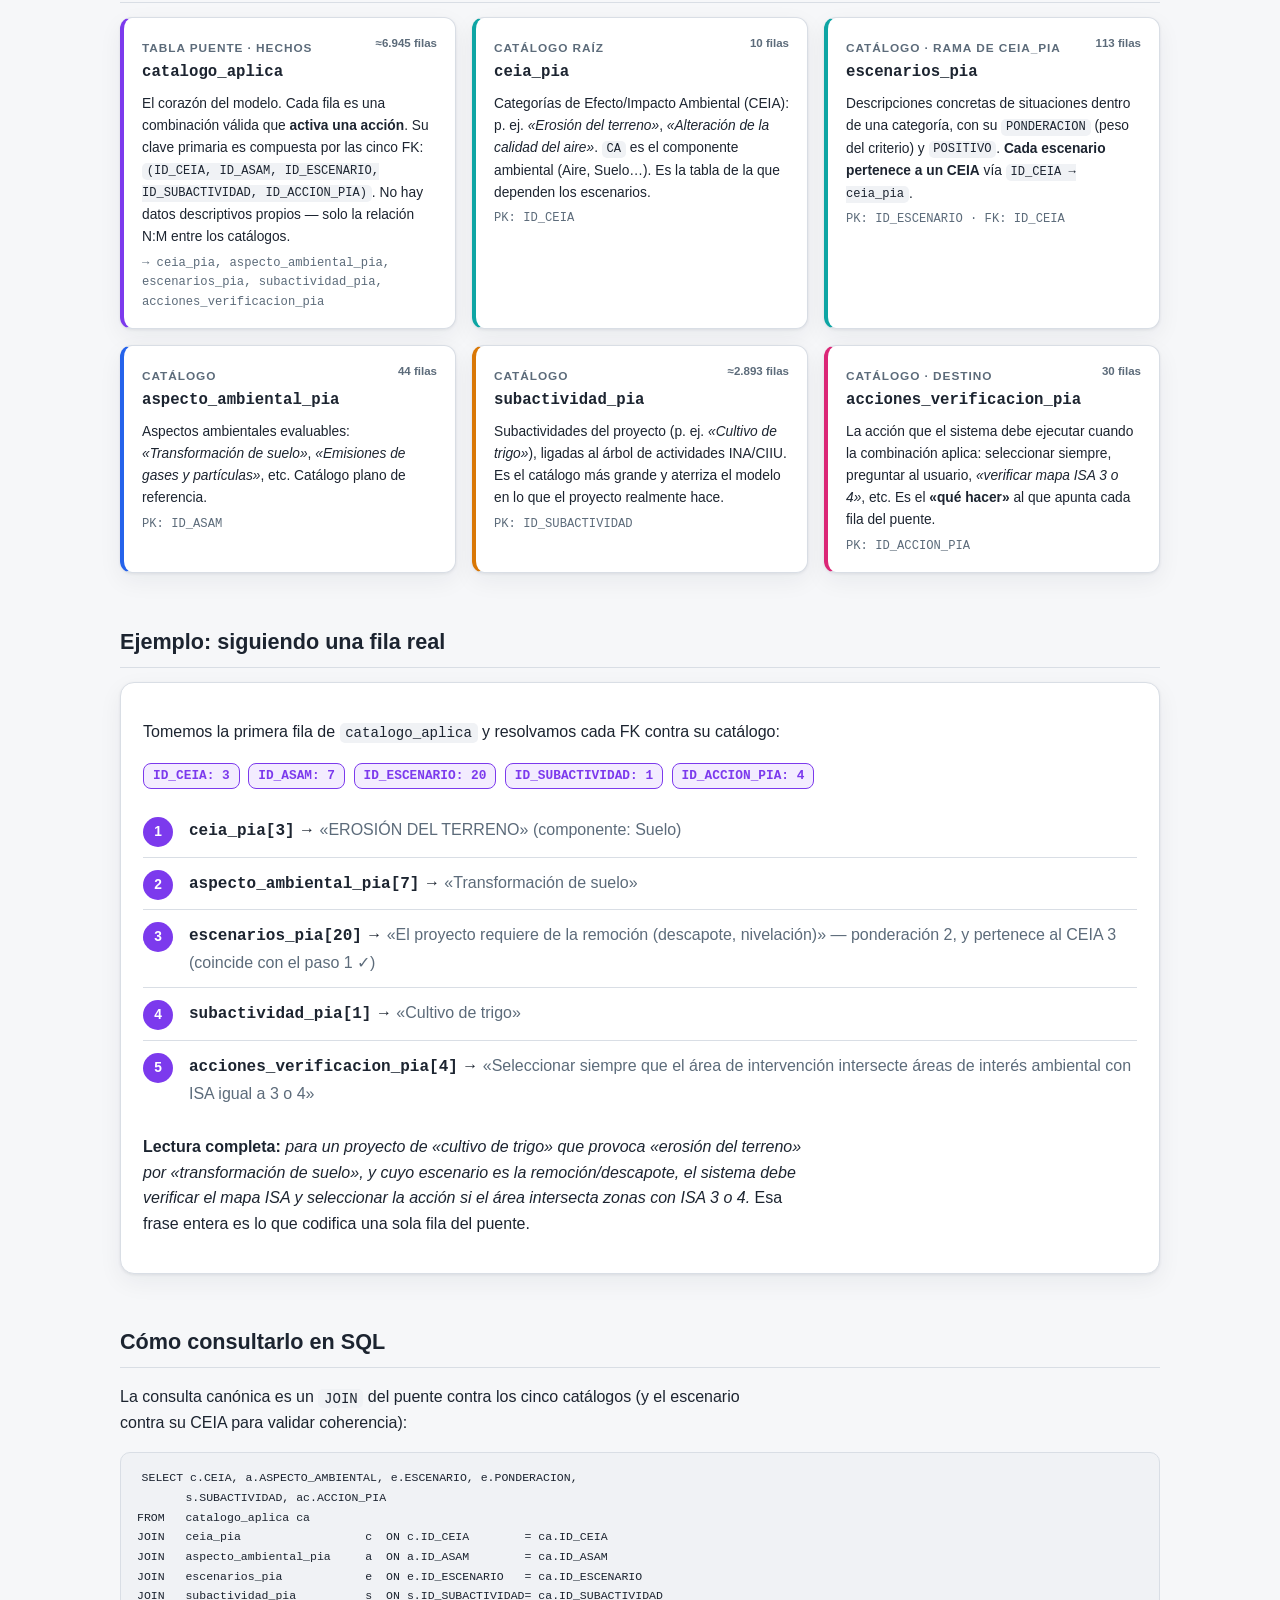
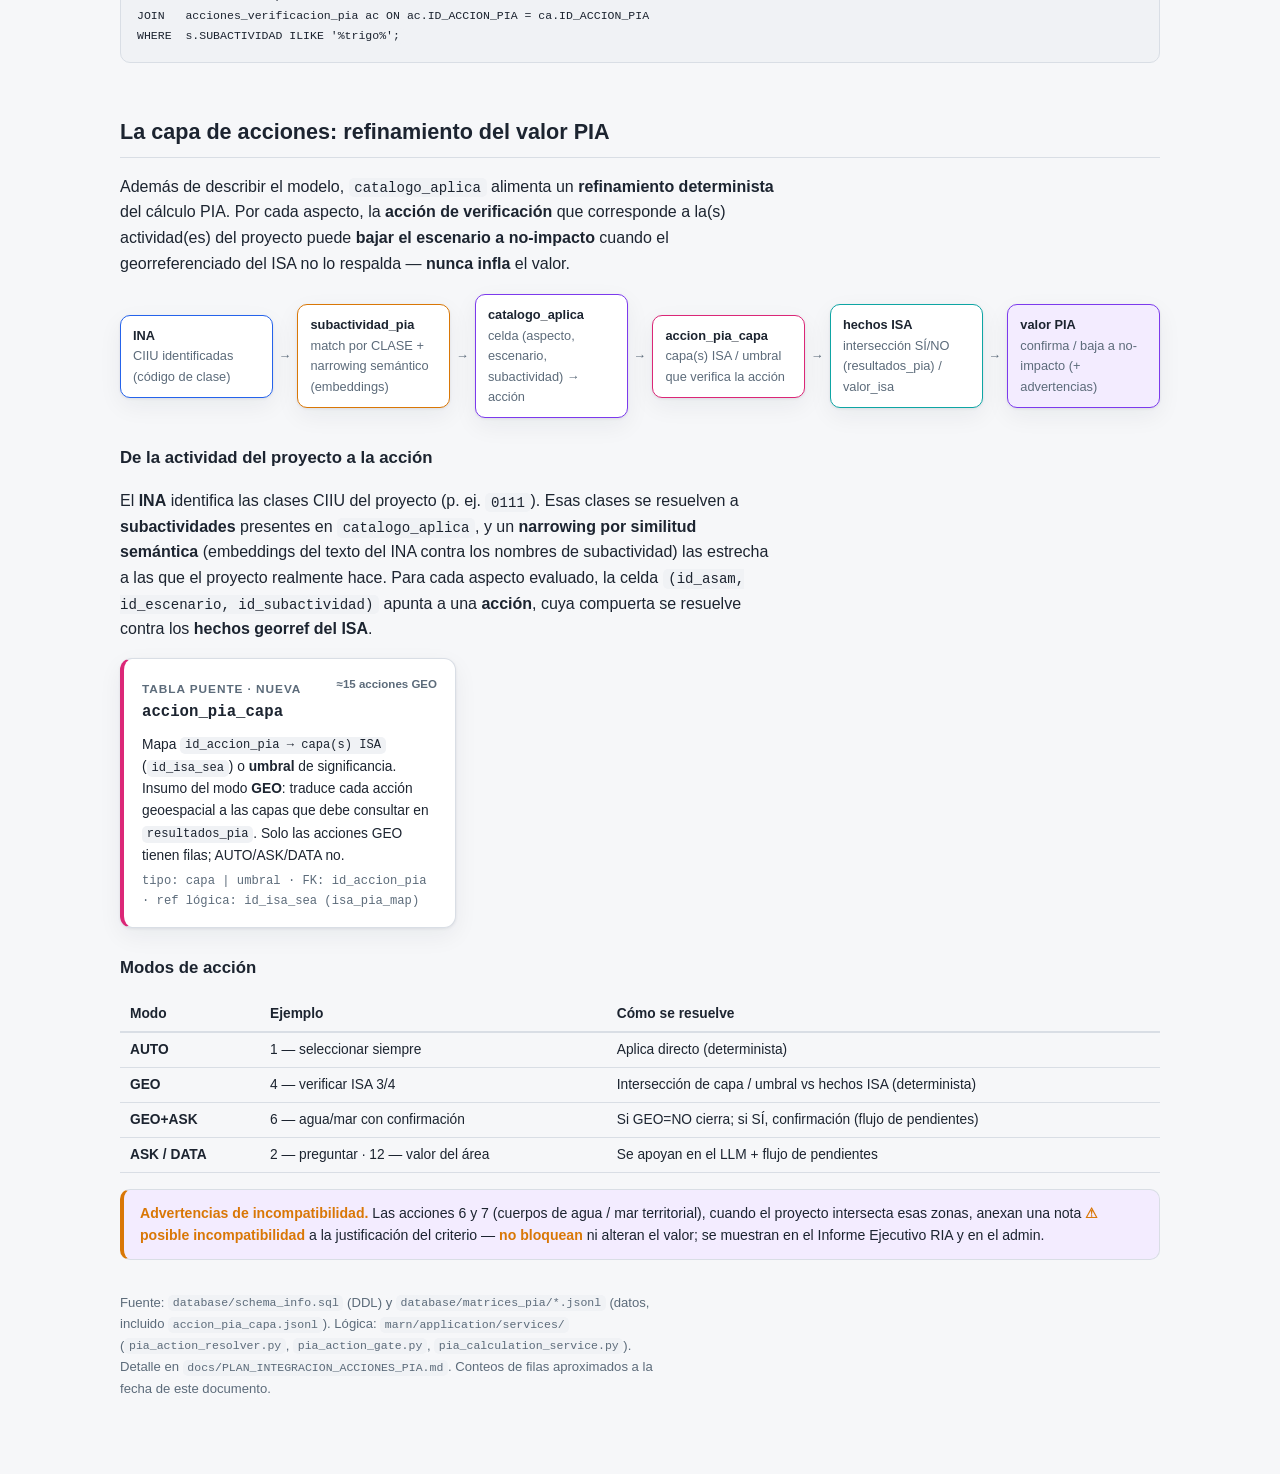
<file: modelo_relacional_pia.html>
<!DOCTYPE html>
<html lang="es">
<head>
<meta charset="UTF-8">
<meta name="viewport" content="width=device-width, initial-scale=1.0">
<title>Modelo relacional de las tablas PIA</title>
<style>
  :root{
    --bg:#f6f7f9; --panel:#ffffff; --ink:#1c2430; --muted:#5c6b7a;
    --line:#d9dee5; --shadow:0 1px 3px rgba(20,30,45,.08),0 8px 24px rgba(20,30,45,.06);
    --bridge:#7c3aed; --bridge-soft:#f3ecff;
    --dim1:#0ea5a4; --dim2:#2563eb; --dim3:#d97706; --dim4:#db2777; --dim5:#16a34a;
    --code-bg:#f0f2f5;
  }
  @media (prefers-color-scheme: dark){
    :root{
      --bg:#0e1116; --panel:#161b22; --ink:#e6edf3; --muted:#9aa7b4;
      --line:#2a323c; --shadow:0 1px 3px rgba(0,0,0,.4),0 8px 24px rgba(0,0,0,.3);
      --bridge:#a78bfa; --bridge-soft:#241a3a;
      --dim1:#2dd4bf; --dim2:#60a5fa; --dim3:#fbbf24; --dim4:#f472b6; --dim5:#4ade80;
      --code-bg:#0b0f14;
    }
  }
  :root[data-theme="dark"]{
    --bg:#0e1116; --panel:#161b22; --ink:#e6edf3; --muted:#9aa7b4;
    --line:#2a323c; --shadow:0 1px 3px rgba(0,0,0,.4),0 8px 24px rgba(0,0,0,.3);
    --bridge:#a78bfa; --bridge-soft:#241a3a;
    --dim1:#2dd4bf; --dim2:#60a5fa; --dim3:#fbbf24; --dim4:#f472b6; --dim5:#4ade80;
    --code-bg:#0b0f14;
  }
  :root[data-theme="light"]{
    --bg:#f6f7f9; --panel:#ffffff; --ink:#1c2430; --muted:#5c6b7a;
    --line:#d9dee5; --shadow:0 1px 3px rgba(20,30,45,.08),0 8px 24px rgba(20,30,45,.06);
    --bridge:#7c3aed; --bridge-soft:#f3ecff;
    --dim1:#0ea5a4; --dim2:#2563eb; --dim3:#d97706; --dim4:#db2777; --dim5:#16a34a;
    --code-bg:#f0f2f5;
  }

  *{box-sizing:border-box}
  body{
    margin:0; background:var(--bg); color:var(--ink);
    font-family:-apple-system,BlinkMacSystemFont,"Segoe UI",Roboto,Helvetica,Arial,sans-serif;
    line-height:1.6; -webkit-font-smoothing:antialiased;
  }
  .wrap{max-width:1080px; margin:0 auto; padding:32px 20px 80px}
  header.hero{margin-bottom:28px}
  .kicker{font-size:.78rem; letter-spacing:.12em; text-transform:uppercase; color:var(--bridge); font-weight:700}
  h1{font-size:2rem; margin:.2em 0 .1em; line-height:1.2}
  .sub{color:var(--muted); font-size:1.05rem; max-width:70ch}
  h2{font-size:1.35rem; margin:2.4em 0 .6em; border-bottom:1px solid var(--line); padding-bottom:.35em}
  h3{font-size:1.05rem; margin:1.6em 0 .4em}
  p{max-width:74ch}
  code{background:var(--code-bg); padding:.12em .4em; border-radius:5px; font-size:.88em;
    font-family:"SF Mono",ui-monospace,Menlo,Consolas,monospace}
  a{color:var(--dim2)}

  /* ---- Diagram ---- */
  .diagram-panel{
    background:var(--panel); border:1px solid var(--line); border-radius:16px;
    box-shadow:var(--shadow); padding:8px; overflow-x:auto;
  }
  .canvas{position:relative; width:920px; height:700px; margin:0 auto}
  svg.wires{position:absolute; inset:0; width:100%; height:100%; pointer-events:none; z-index:1}
  .node{
    position:absolute; width:186px; background:var(--panel); z-index:2;
    border:1.5px solid var(--line); border-radius:12px; box-shadow:var(--shadow);
    cursor:pointer; transition:transform .15s ease, box-shadow .15s ease, opacity .15s ease;
    --accent:var(--muted);
  }
  .node:hover{transform:translateY(-3px)}
  .node .nhead{
    font-weight:700; font-size:.86rem; padding:9px 12px; border-radius:10px 10px 0 0;
    color:#fff; background:var(--accent); display:flex; align-items:center; gap:7px;
  }
  .node .nhead .badge{margin-left:auto; font-size:.66rem; font-weight:600; background:rgba(255,255,255,.25);
    padding:1px 7px; border-radius:20px}
  .node ul{list-style:none; margin:0; padding:6px 0}
  .node li{font-size:.76rem; padding:2px 12px; color:var(--ink); display:flex; gap:6px; align-items:baseline;
    font-family:"SF Mono",ui-monospace,Menlo,Consolas,monospace}
  .node li .key{font-size:.62rem; font-weight:700; padding:0 5px; border-radius:4px; letter-spacing:.03em}
  .node li .pk{background:var(--bridge-soft); color:var(--bridge)}
  .node li .fk{background:rgba(37,99,235,.14); color:var(--dim2)}
  .node li.dim{color:var(--muted)}
  .node.faded{opacity:.22}
  .node.active{box-shadow:0 0 0 3px var(--accent), var(--shadow)}
  .wire{stroke-width:2; fill:none; transition:opacity .15s, stroke-width .15s}
  .wire.faded{opacity:.12}
  .wire.active{stroke-width:3.5}
  .wire-label{font-size:11px; font-weight:600; fill:var(--muted);
    font-family:"SF Mono",ui-monospace,Menlo,Consolas,monospace}
  .wire-label.faded{opacity:.12}

  .accent-bridge{--accent:var(--bridge)}
  .accent-1{--accent:var(--dim1)} .accent-2{--accent:var(--dim2)}
  .accent-3{--accent:var(--dim3)} .accent-4{--accent:var(--dim4)} .accent-5{--accent:var(--dim5)}

  .hint{text-align:center; color:var(--muted); font-size:.82rem; margin:4px 0 12px}

  /* ---- Cards ---- */
  .cards{display:grid; grid-template-columns:repeat(auto-fill,minmax(300px,1fr)); gap:16px; margin-top:14px}
  .card{background:var(--panel); border:1px solid var(--line); border-left-width:4px; border-radius:12px;
    padding:16px 18px; box-shadow:var(--shadow)}
  .card h3{margin:0 0 2px; font-family:"SF Mono",ui-monospace,Menlo,monospace; font-size:.98rem}
  .card .role{font-size:.74rem; text-transform:uppercase; letter-spacing:.08em; color:var(--muted); font-weight:700}
  .card p{font-size:.86rem; margin:.6em 0 .4em; color:var(--ink)}
  .card .cols{font-size:.76rem; color:var(--muted); font-family:"SF Mono",ui-monospace,Menlo,monospace}
  .card .n{float:right; font-size:.72rem; color:var(--muted); font-weight:600}
  .c1{border-left-color:var(--dim1)} .c2{border-left-color:var(--dim2)} .c3{border-left-color:var(--dim3)}
  .c4{border-left-color:var(--dim4)} .c5{border-left-color:var(--dim5)} .cb{border-left-color:var(--bridge)}

  /* ---- Example trace ---- */
  .trace{background:var(--panel); border:1px solid var(--line); border-radius:14px; box-shadow:var(--shadow);
    padding:20px 22px; margin-top:14px}
  .rowchip{display:inline-block; background:var(--bridge-soft); color:var(--bridge); border:1px solid var(--bridge);
    padding:2px 9px; border-radius:8px; font-family:"SF Mono",ui-monospace,Menlo,monospace; font-size:.8rem;
    margin:2px 4px 2px 0; font-weight:600}
  .steps{list-style:none; padding:0; margin:14px 0 0; counter-reset:s}
  .steps li{position:relative; padding:12px 0 12px 46px; border-top:1px solid var(--line); counter-increment:s}
  .steps li:first-child{border-top:none}
  .steps li::before{content:counter(s); position:absolute; left:0; top:12px; width:30px; height:30px;
    background:var(--bridge); color:#fff; border-radius:50%; display:grid; place-items:center;
    font-weight:700; font-size:.86rem}
  .steps b{font-family:"SF Mono",ui-monospace,Menlo,monospace; color:var(--ink)}
  .steps .val{color:var(--muted)}

  .note{background:var(--bridge-soft); border:1px solid var(--line); border-left:4px solid var(--dim3);
    border-radius:10px; padding:12px 16px; margin-top:16px; font-size:.88rem}
  .note b{color:var(--dim3)}

  .legend{display:flex; flex-wrap:wrap; gap:14px 22px; margin:10px 0 0; font-size:.82rem; color:var(--muted)}
  .legend span{display:inline-flex; align-items:center; gap:7px}
  .dot{width:12px; height:12px; border-radius:3px; display:inline-block}
  .toggle{position:fixed; top:14px; right:14px; z-index:10; background:var(--panel); color:var(--ink);
    border:1px solid var(--line); border-radius:20px; padding:6px 14px; cursor:pointer; font-size:.8rem;
    box-shadow:var(--shadow)}
</style>
</head>
<body>
<button class="toggle" id="themeToggle">◐ Tema</button>
<div class="wrap">

  <header class="hero">
    <div class="kicker">Tutorial · Base de conocimiento PIA</div>
    <h1>Modelo relacional de las tablas PIA</h1>
    <p class="sub">Cómo se conectan las seis tablas del catálogo de <b>Potencial de Impacto Ambiental</b>
    (matrices PIA): una tabla puente central que combina cinco catálogos independientes para decidir
    <em>qué acción de verificación aplica</em> en cada situación.</p>
  </header>

  <h2>La idea en una frase</h2>
  <p>El modelo es un <b>esquema en estrella (star schema) con una ramificación</b>. En el centro está
  <code>catalogo_aplica</code>, una <b>tabla puente</b> (bridge / matriz de hechos) que no describe nada por
  sí misma: solo enlaza. Cada una de sus filas dice <em>«esta combinación de categoría + aspecto + escenario +
  subactividad dispara esta acción de verificación»</em>. Alrededor cuelgan cinco catálogos que dan significado
  a esos identificadores. Uno de ellos, <code>escenarios_pia</code>, cuelga a su vez de <code>ceia_pia</code>
  (por eso hay una rama, o «copo de nieve»).</p>

  <h2>Diagrama interactivo</h2>
  <p class="hint">Pasa el cursor (o toca) sobre cualquier tabla para resaltar sus relaciones · <b>PK</b> = clave primaria · <b>FK</b> = clave foránea</p>

  <div class="diagram-panel">
    <div class="canvas" id="canvas">
      <svg class="wires" id="wires" viewBox="0 0 920 700" preserveAspectRatio="none"></svg>

      <!-- BRIDGE -->
      <div class="node accent-bridge" id="catalogo_aplica" style="left:367px; top:290px;">
        <div class="nhead">catalogo_aplica <span class="badge">≈6.945</span></div>
        <ul>
          <li><span class="key fk">FK</span> ID_CEIA</li>
          <li><span class="key fk">FK</span> ID_ASAM</li>
          <li><span class="key fk">FK</span> ID_ESCENARIO</li>
          <li><span class="key fk">FK</span> ID_SUBACTIVIDAD</li>
          <li><span class="key fk">FK</span> ID_ACCION_PIA</li>
          <li class="dim">SUBACTIVIDAD</li>
        </ul>
      </div>

      <!-- ceia -->
      <div class="node accent-1" id="ceia_pia" style="left:40px; top:34px;">
        <div class="nhead">ceia_pia <span class="badge">10</span></div>
        <ul>
          <li><span class="key pk">PK</span> ID_CEIA</li>
          <li class="dim">CEIA</li>
          <li class="dim">CA</li>
        </ul>
      </div>

      <!-- aspecto -->
      <div class="node accent-2" id="aspecto_ambiental_pia" style="left:694px; top:34px;">
        <div class="nhead">aspecto_ambiental_pia <span class="badge">44</span></div>
        <ul>
          <li><span class="key pk">PK</span> ID_ASAM</li>
          <li class="dim">ASPECTO_AMBIENTAL</li>
        </ul>
      </div>

      <!-- escenarios -->
      <div class="node accent-1" id="escenarios_pia" style="left:40px; top:300px;">
        <div class="nhead">escenarios_pia <span class="badge">113</span></div>
        <ul>
          <li><span class="key pk">PK</span> ID_ESCENARIO</li>
          <li><span class="key fk">FK</span> ID_CEIA</li>
          <li class="dim">CATEGORIA · ESCENARIO</li>
          <li class="dim">PONDERACION · POSITIVO</li>
        </ul>
      </div>

      <!-- acciones -->
      <div class="node accent-4" id="acciones_verificacion_pia" style="left:80px; top:582px;">
        <div class="nhead">acciones_verificacion_pia <span class="badge">30</span></div>
        <ul>
          <li><span class="key pk">PK</span> ID_ACCION_PIA</li>
          <li class="dim">ACCION</li>
          <li class="dim">ACCION_PIA</li>
        </ul>
      </div>

      <!-- subactividad -->
      <div class="node accent-3" id="subactividad_pia" style="left:660px; top:560px;">
        <div class="nhead">subactividad_pia <span class="badge">≈2.893</span></div>
        <ul>
          <li><span class="key pk">PK</span> ID_SUBACTIVIDAD</li>
          <li class="dim">SUBACTIVIDAD</li>
          <li class="dim">CLASE · INA · ESCENARIO</li>
        </ul>
      </div>
    </div>
  </div>

  <div class="legend">
    <span><span class="dot" style="background:var(--bridge)"></span> Tabla puente (hechos)</span>
    <span><span class="dot" style="background:var(--dim1)"></span> Categoría / Escenario (rama)</span>
    <span><span class="dot" style="background:var(--dim2)"></span> Aspecto ambiental</span>
    <span><span class="dot" style="background:var(--dim3)"></span> Subactividad</span>
    <span><span class="dot" style="background:var(--dim4)"></span> Acción de verificación</span>
  </div>

  <div class="note">
    <b>Nota de nomenclatura.</b> En el DDL (<code>schema_info.sql</code>) la columna es
    <code>ID_SUBACTIVIDAD</code>, pero en los archivos de carga <code>nuevas_tablas/*.jsonl</code> aparece como
    <code>ID_SUB_ACTIVIDAD</code>. Se refieren al mismo campo; conviene homlogar antes de ingerir para que la
    FK resuelva contra <code>subactividad_pia(ID_SUBACTIVIDAD)</code>.
  </div>

  <h2>Las tablas, una por una</h2>
  <div class="cards">
    <div class="card cb">
      <span class="n">≈6.945 filas</span>
      <span class="role">Tabla puente · hechos</span>
      <h3>catalogo_aplica</h3>
      <p>El corazón del modelo. Cada fila es una combinación válida que <b>activa una acción</b>. Su clave
      primaria es compuesta por las cinco FK: <code>(ID_CEIA, ID_ASAM, ID_ESCENARIO, ID_SUBACTIVIDAD,
      ID_ACCION_PIA)</code>. No hay datos descriptivos propios — solo la relación N:M entre los catálogos.</p>
      <div class="cols">→ ceia_pia, aspecto_ambiental_pia, escenarios_pia, subactividad_pia, acciones_verificacion_pia</div>
    </div>

    <div class="card c1">
      <span class="n">10 filas</span>
      <span class="role">Catálogo raíz</span>
      <h3>ceia_pia</h3>
      <p>Categorías de Efecto/Impacto Ambiental (CEIA): p. ej. <em>«Erosión del terreno»</em>, <em>«Alteración
      de la calidad del aire»</em>. <code>CA</code> es el componente ambiental (Aire, Suelo…). Es la tabla de
      la que dependen los escenarios.</p>
      <div class="cols">PK: ID_CEIA</div>
    </div>

    <div class="card c1">
      <span class="n">113 filas</span>
      <span class="role">Catálogo · rama de ceia_pia</span>
      <h3>escenarios_pia</h3>
      <p>Descripciones concretas de situaciones dentro de una categoría, con su <code>PONDERACION</code> (peso
      del criterio) y <code>POSITIVO</code>. <b>Cada escenario pertenece a un CEIA</b> vía
      <code>ID_CEIA → ceia_pia</code>.</p>
      <div class="cols">PK: ID_ESCENARIO · FK: ID_CEIA</div>
    </div>

    <div class="card c2">
      <span class="n">44 filas</span>
      <span class="role">Catálogo</span>
      <h3>aspecto_ambiental_pia</h3>
      <p>Aspectos ambientales evaluables: <em>«Transformación de suelo»</em>, <em>«Emisiones de gases y
      partículas»</em>, etc. Catálogo plano de referencia.</p>
      <div class="cols">PK: ID_ASAM</div>
    </div>

    <div class="card c3">
      <span class="n">≈2.893 filas</span>
      <span class="role">Catálogo</span>
      <h3>subactividad_pia</h3>
      <p>Subactividades del proyecto (p. ej. <em>«Cultivo de trigo»</em>), ligadas al árbol de actividades
      INA/CIIU. Es el catálogo más grande y aterriza el modelo en lo que el proyecto realmente hace.</p>
      <div class="cols">PK: ID_SUBACTIVIDAD</div>
    </div>

    <div class="card c4">
      <span class="n">30 filas</span>
      <span class="role">Catálogo · destino</span>
      <h3>acciones_verificacion_pia</h3>
      <p>La acción que el sistema debe ejecutar cuando la combinación aplica: seleccionar siempre, preguntar
      al usuario, <em>«verificar mapa ISA 3 o 4»</em>, etc. Es el <b>«qué hacer»</b> al que apunta cada fila
      del puente.</p>
      <div class="cols">PK: ID_ACCION_PIA</div>
    </div>
  </div>

  <h2>Ejemplo: siguiendo una fila real</h2>
  <div class="trace">
    <p>Tomemos la primera fila de <code>catalogo_aplica</code> y resolvamos cada FK contra su catálogo:</p>
    <div>
      <span class="rowchip">ID_CEIA: 3</span>
      <span class="rowchip">ID_ASAM: 7</span>
      <span class="rowchip">ID_ESCENARIO: 20</span>
      <span class="rowchip">ID_SUBACTIVIDAD: 1</span>
      <span class="rowchip">ID_ACCION_PIA: 4</span>
    </div>
    <ol class="steps">
      <li><b>ceia_pia[3]</b> → <span class="val">«EROSIÓN DEL TERRENO» (componente: Suelo)</span></li>
      <li><b>aspecto_ambiental_pia[7]</b> → <span class="val">«Transformación de suelo»</span></li>
      <li><b>escenarios_pia[20]</b> → <span class="val">«El proyecto requiere de la remoción (descapote,
        nivelación)» — ponderación 2, y pertenece al CEIA 3 (coincide con el paso 1 ✓)</span></li>
      <li><b>subactividad_pia[1]</b> → <span class="val">«Cultivo de trigo»</span></li>
      <li><b>acciones_verificacion_pia[4]</b> → <span class="val">«Seleccionar siempre que el área de
        intervención intersecte áreas de interés ambiental con ISA igual a 3 o 4»</span></li>
    </ol>
    <p style="margin-top:16px"><b>Lectura completa:</b> <em>para un proyecto de «cultivo de trigo» que provoca
    «erosión del terreno» por «transformación de suelo», y cuyo escenario es la remoción/descapote, el sistema
    debe verificar el mapa ISA y seleccionar la acción si el área intersecta zonas con ISA 3 o 4.</em>
    Esa frase entera es lo que codifica una sola fila del puente.</p>
  </div>

  <h2>Cómo consultarlo en SQL</h2>
  <p>La consulta canónica es un <code>JOIN</code> del puente contra los cinco catálogos (y el escenario contra
  su CEIA para validar coherencia):</p>
  <pre style="background:var(--code-bg); border:1px solid var(--line); border-radius:10px; padding:16px; overflow-x:auto; font-size:.82rem; line-height:1.5"><code>SELECT c.CEIA, a.ASPECTO_AMBIENTAL, e.ESCENARIO, e.PONDERACION,
       s.SUBACTIVIDAD, ac.ACCION_PIA
FROM   catalogo_aplica ca
JOIN   ceia_pia                  c  ON c.ID_CEIA        = ca.ID_CEIA
JOIN   aspecto_ambiental_pia     a  ON a.ID_ASAM        = ca.ID_ASAM
JOIN   escenarios_pia            e  ON e.ID_ESCENARIO   = ca.ID_ESCENARIO
JOIN   subactividad_pia          s  ON s.ID_SUBACTIVIDAD= ca.ID_SUBACTIVIDAD
JOIN   acciones_verificacion_pia ac ON ac.ID_ACCION_PIA = ca.ID_ACCION_PIA
WHERE  s.SUBACTIVIDAD ILIKE '%trigo%';</code></pre>

  <h2>La capa de acciones: refinamiento del valor PIA</h2>
  <p>Además de describir el modelo, <code>catalogo_aplica</code> alimenta un <b>refinamiento
  determinista</b> del cálculo PIA. Por cada aspecto, la <b>acción de verificación</b> que
  corresponde a la(s) actividad(es) del proyecto puede <b>bajar el escenario a no-impacto</b>
  cuando el georreferenciado del ISA no lo respalda — <b>nunca infla</b> el valor.</p>

  <div style="display:flex; flex-wrap:wrap; align-items:center; gap:6px; margin:18px 0; font-size:.8rem">
    <div style="flex:1 1 130px; min-width:120px; background:var(--panel); border:1.5px solid var(--dim2); border-radius:10px; padding:10px 12px; box-shadow:var(--shadow)"><b>INA</b><br><span style="color:var(--muted)">CIIU identificadas (código de clase)</span></div>
    <div style="color:var(--muted); font-weight:700">→</div>
    <div style="flex:1 1 130px; min-width:120px; background:var(--panel); border:1.5px solid var(--dim3); border-radius:10px; padding:10px 12px; box-shadow:var(--shadow)"><b>subactividad_pia</b><br><span style="color:var(--muted)">match por CLASE + narrowing semántico (embeddings)</span></div>
    <div style="color:var(--muted); font-weight:700">→</div>
    <div style="flex:1 1 130px; min-width:120px; background:var(--panel); border:1.5px solid var(--bridge); border-radius:10px; padding:10px 12px; box-shadow:var(--shadow)"><b>catalogo_aplica</b><br><span style="color:var(--muted)">celda (aspecto, escenario, subactividad) → acción</span></div>
    <div style="color:var(--muted); font-weight:700">→</div>
    <div style="flex:1 1 130px; min-width:120px; background:var(--panel); border:1.5px solid var(--dim4); border-radius:10px; padding:10px 12px; box-shadow:var(--shadow)"><b>accion_pia_capa</b><br><span style="color:var(--muted)">capa(s) ISA / umbral que verifica la acción</span></div>
    <div style="color:var(--muted); font-weight:700">→</div>
    <div style="flex:1 1 130px; min-width:120px; background:var(--panel); border:1.5px solid var(--dim1); border-radius:10px; padding:10px 12px; box-shadow:var(--shadow)"><b>hechos ISA</b><br><span style="color:var(--muted)">intersección SÍ/NO (resultados_pia) / valor_isa</span></div>
    <div style="color:var(--muted); font-weight:700">→</div>
    <div style="flex:1 1 130px; min-width:120px; background:var(--bridge-soft); border:1.5px solid var(--bridge); border-radius:10px; padding:10px 12px; box-shadow:var(--shadow)"><b>valor PIA</b><br><span style="color:var(--muted)">confirma / baja a no-impacto (+ advertencias)</span></div>
  </div>

  <h3>De la actividad del proyecto a la acción</h3>
  <p>El <b>INA</b> identifica las clases CIIU del proyecto (p. ej. <code>0111</code>). Esas clases
  se resuelven a <b>subactividades</b> presentes en <code>catalogo_aplica</code>, y un
  <b>narrowing por similitud semántica</b> (embeddings del texto del INA contra los nombres de
  subactividad) las estrecha a las que el proyecto realmente hace. Para cada aspecto evaluado, la
  celda <code>(id_asam, id_escenario, id_subactividad)</code> apunta a una <b>acción</b>, cuya
  compuerta se resuelve contra los <b>hechos georref del ISA</b>.</p>

  <div class="cards">
    <div class="card c4">
      <span class="n">≈15 acciones GEO</span>
      <span class="role">Tabla puente · nueva</span>
      <h3>accion_pia_capa</h3>
      <p>Mapa <code>id_accion_pia → capa(s) ISA</code> (<code>id_isa_sea</code>) o
      <b>umbral</b> de significancia. Insumo del modo <b>GEO</b>: traduce cada acción geoespacial
      a las capas que debe consultar en <code>resultados_pia</code>. Solo las acciones GEO tienen
      filas; AUTO/ASK/DATA no.</p>
      <div class="cols">tipo: capa | umbral · FK: id_accion_pia · ref lógica: id_isa_sea (isa_pia_map)</div>
    </div>
  </div>

  <h3>Modos de acción</h3>
  <div style="overflow-x:auto">
  <table style="border-collapse:collapse; width:100%; font-size:.86rem; margin-top:8px">
    <thead><tr style="text-align:left; border-bottom:2px solid var(--line)">
      <th style="padding:6px 10px">Modo</th><th style="padding:6px 10px">Ejemplo</th><th style="padding:6px 10px">Cómo se resuelve</th></tr></thead>
    <tbody>
      <tr style="border-bottom:1px solid var(--line)"><td style="padding:6px 10px"><b>AUTO</b></td><td style="padding:6px 10px">1 — seleccionar siempre</td><td style="padding:6px 10px">Aplica directo (determinista)</td></tr>
      <tr style="border-bottom:1px solid var(--line)"><td style="padding:6px 10px"><b>GEO</b></td><td style="padding:6px 10px">4 — verificar ISA 3/4</td><td style="padding:6px 10px">Intersección de capa / umbral vs hechos ISA (determinista)</td></tr>
      <tr style="border-bottom:1px solid var(--line)"><td style="padding:6px 10px"><b>GEO+ASK</b></td><td style="padding:6px 10px">6 — agua/mar con confirmación</td><td style="padding:6px 10px">Si GEO=NO cierra; si SÍ, confirmación (flujo de pendientes)</td></tr>
      <tr style="border-bottom:1px solid var(--line)"><td style="padding:6px 10px"><b>ASK / DATA</b></td><td style="padding:6px 10px">2 — preguntar · 12 — valor del área</td><td style="padding:6px 10px">Se apoyan en el LLM + flujo de pendientes</td></tr>
    </tbody>
  </table>
  </div>

  <div class="note">
    <b>Advertencias de incompatibilidad.</b> Las acciones 6 y 7 (cuerpos de agua / mar territorial),
    cuando el proyecto intersecta esas zonas, anexan una nota <b>⚠ posible incompatibilidad</b> a la
    justificación del criterio — <b>no bloquean</b> ni alteran el valor; se muestran en el Informe
    Ejecutivo RIA y en el admin.
  </div>

  <p style="margin-top:32px; color:var(--muted); font-size:.82rem">
  Fuente: <code>database/schema_info.sql</code> (DDL) y <code>database/matrices_pia/*.jsonl</code>
  (datos, incluido <code>accion_pia_capa.jsonl</code>). Lógica: <code>marn/application/services/</code>
  (<code>pia_action_resolver.py</code>, <code>pia_action_gate.py</code>,
  <code>pia_calculation_service.py</code>). Detalle en <code>docs/PLAN_INTEGRACION_ACCIONES_PIA.md</code>.
  Conteos de filas aproximados a la fecha de este documento.</p>

</div>

<script>
(function(){
  // ---- theme toggle ----
  var btn = document.getElementById('themeToggle');
  btn.addEventListener('click', function(){
    var root = document.documentElement;
    var cur = root.getAttribute('data-theme');
    if(!cur){
      cur = matchMedia('(prefers-color-scheme: dark)').matches ? 'dark' : 'light';
    }
    root.setAttribute('data-theme', cur === 'dark' ? 'light' : 'dark');
    draw();
  });

  // ---- relationships: [from, to, label, colorVar] ----
  var edges = [
    ['catalogo_aplica','ceia_pia','ID_CEIA','--dim1'],
    ['catalogo_aplica','aspecto_ambiental_pia','ID_ASAM','--dim2'],
    ['catalogo_aplica','escenarios_pia','ID_ESCENARIO','--dim1'],
    ['catalogo_aplica','subactividad_pia','ID_SUBACTIVIDAD','--dim3'],
    ['catalogo_aplica','acciones_verificacion_pia','ID_ACCION_PIA','--dim4'],
    ['escenarios_pia','ceia_pia','ID_CEIA','--dim1']
  ];

  var canvas = document.getElementById('canvas');
  var svg = document.getElementById('wires');
  var VB = 920, VBH = 700;

  function centerOf(id){
    var el = document.getElementById(id);
    var cr = canvas.getBoundingClientRect();
    var er = el.getBoundingClientRect();
    var scaleX = VB / cr.width, scaleY = VBH / cr.height;
    return {
      x: (er.left - cr.left + er.width/2) * scaleX,
      y: (er.top - cr.top + er.height/2) * scaleY,
      w: er.width * scaleX, h: er.height * scaleY,
      el: el
    };
  }
  function css(v){ return getComputedStyle(document.documentElement).getPropertyValue(v).trim(); }

  var wireEls = [];
  function draw(){
    svg.innerHTML = '';
    wireEls = [];
    edges.forEach(function(e, i){
      var a = centerOf(e[0]), b = centerOf(e[1]);
      var col = css(e[3]);
      var path = document.createElementNS('http://www.w3.org/2000/svg','path');
      // gentle curve
      var mx = (a.x+b.x)/2, my = (a.y+b.y)/2;
      var dx = b.x-a.x, dy = b.y-a.y;
      var norm = Math.sqrt(dx*dx+dy*dy)||1;
      var off = 26;
      var cx = mx + (-dy/norm)*off, cy = my + (dx/norm)*off;
      path.setAttribute('d','M '+a.x+' '+a.y+' Q '+cx+' '+cy+' '+b.x+' '+b.y);
      path.setAttribute('class','wire');
      path.setAttribute('stroke',col);
      path.dataset.a = e[0]; path.dataset.b = e[1];
      svg.appendChild(path);

      var lbl = document.createElementNS('http://www.w3.org/2000/svg','text');
      lbl.setAttribute('x', cx); lbl.setAttribute('y', cy);
      lbl.setAttribute('text-anchor','middle');
      lbl.setAttribute('class','wire-label');
      lbl.textContent = e[2];
      lbl.dataset.a = e[0]; lbl.dataset.b = e[1];
      svg.appendChild(lbl);

      wireEls.push({path:path, lbl:lbl, a:e[0], b:e[1]});
    });
  }

  function highlight(id){
    var nodes = document.querySelectorAll('.node');
    var connected = {};
    connected[id] = true;
    edges.forEach(function(e){
      if(e[0]===id) connected[e[1]]=true;
      if(e[1]===id) connected[e[0]]=true;
    });
    nodes.forEach(function(n){
      if(connected[n.id]){ n.classList.remove('faded'); n.classList.toggle('active', n.id===id); }
      else { n.classList.add('faded'); n.classList.remove('active'); }
    });
    wireEls.forEach(function(w){
      var on = (w.a===id || w.b===id);
      w.path.classList.toggle('active', on);
      w.path.classList.toggle('faded', !on);
      w.lbl.classList.toggle('faded', !on);
    });
  }
  function reset(){
    document.querySelectorAll('.node').forEach(function(n){ n.classList.remove('faded','active'); });
    wireEls.forEach(function(w){ w.path.classList.remove('active','faded'); w.lbl.classList.remove('faded'); });
  }

  document.querySelectorAll('.node').forEach(function(n){
    n.addEventListener('mouseenter', function(){ highlight(n.id); });
    n.addEventListener('mouseleave', reset);
    n.addEventListener('click', function(){ highlight(n.id); });
  });

  draw();
  window.addEventListener('resize', draw);
})();
</script>
</body>
</html>
</file>
<file: assets/styles.css>
/* ==========================================================================
   Tutorial RIA — Sistema de diseño compartido
   Reporte técnico ejecutivo · Environmental Risk AI (MARN)
   ========================================================================== */

:root{
  --bg:#f6f7f9; --panel:#ffffff; --panel-2:#fbfcfd; --ink:#1c2430; --muted:#5c6b7a;
  --line:#d9dee5; --shadow:0 1px 3px rgba(20,30,45,.08),0 8px 24px rgba(20,30,45,.06);
  --shadow-lg:0 4px 12px rgba(20,30,45,.10),0 24px 48px rgba(20,30,45,.10);
  --code-bg:#f0f2f5;
  /* Marca por índice / componente */
  --brand:#0f766e;         /* teal MARN */
  --brand-soft:#e6f4f1;
  --ina:#2563eb;  --ina-soft:#e8f0fe;      /* azul */
  --isa:#0ea5a4;  --isa-soft:#e4f6f5;      /* teal */
  --pia:#d97706;  --pia-soft:#fdf1e3;      /* ámbar */
  --ria:#7c3aed;  --ria-soft:#f3ecff;      /* violeta */
  --orq:#db2777;  --orq-soft:#fdeaf3;      /* magenta */
  --ok:#16a34a;   --ok-soft:#e7f6ec;
  --warn:#d97706; --warn-soft:#fdf1e3;
  --stop:#dc2626; --stop-soft:#fdeaea;
  --ask:#0891b2;  --ask-soft:#e2f5f9;
  --maxw:1120px;
}
@media (prefers-color-scheme: dark){
  :root{
    --bg:#0e1116; --panel:#161b22; --panel-2:#1b2129; --ink:#e6edf3; --muted:#9aa7b4;
    --line:#2a323c; --shadow:0 1px 3px rgba(0,0,0,.4),0 8px 24px rgba(0,0,0,.3);
    --shadow-lg:0 4px 12px rgba(0,0,0,.5),0 24px 48px rgba(0,0,0,.45);
    --code-bg:#0b0f14;
    --brand:#2dd4bf; --brand-soft:#10312e;
    --ina:#60a5fa; --ina-soft:#12233f;
    --isa:#2dd4bf; --isa-soft:#0f312f;
    --pia:#fbbf24; --pia-soft:#3a2c10;
    --ria:#a78bfa; --ria-soft:#241a3a;
    --orq:#f472b6; --orq-soft:#3a1526;
    --ok:#4ade80; --ok-soft:#12311d;
    --warn:#fbbf24; --warn-soft:#3a2c10;
    --stop:#f87171; --stop-soft:#3a1616;
    --ask:#22d3ee; --ask-soft:#0c2f38;
  }
}
:root[data-theme="dark"]{
  --bg:#0e1116; --panel:#161b22; --panel-2:#1b2129; --ink:#e6edf3; --muted:#9aa7b4;
  --line:#2a323c; --shadow:0 1px 3px rgba(0,0,0,.4),0 8px 24px rgba(0,0,0,.3);
  --shadow-lg:0 4px 12px rgba(0,0,0,.5),0 24px 48px rgba(0,0,0,.45);
  --code-bg:#0b0f14;
  --brand:#2dd4bf; --brand-soft:#10312e;
  --ina:#60a5fa; --ina-soft:#12233f;
  --isa:#2dd4bf; --isa-soft:#0f312f;
  --pia:#fbbf24; --pia-soft:#3a2c10;
  --ria:#a78bfa; --ria-soft:#241a3a;
  --orq:#f472b6; --orq-soft:#3a1526;
  --ok:#4ade80; --ok-soft:#12311d;
  --warn:#fbbf24; --warn-soft:#3a2c10;
  --stop:#f87171; --stop-soft:#3a1616;
  --ask:#22d3ee; --ask-soft:#0c2f38;
}
:root[data-theme="light"]{
  --bg:#f6f7f9; --panel:#ffffff; --panel-2:#fbfcfd; --ink:#1c2430; --muted:#5c6b7a;
  --line:#d9dee5; --shadow:0 1px 3px rgba(20,30,45,.08),0 8px 24px rgba(20,30,45,.06);
  --shadow-lg:0 4px 12px rgba(20,30,45,.10),0 24px 48px rgba(20,30,45,.10);
  --code-bg:#f0f2f5;
  --brand:#0f766e; --brand-soft:#e6f4f1;
  --ina:#2563eb; --ina-soft:#e8f0fe;
  --isa:#0ea5a4; --isa-soft:#e4f6f5;
  --pia:#d97706; --pia-soft:#fdf1e3;
  --ria:#7c3aed; --ria-soft:#f3ecff;
  --orq:#db2777; --orq-soft:#fdeaf3;
  --ok:#16a34a; --ok-soft:#e7f6ec;
  --warn:#d97706; --warn-soft:#fdf1e3;
  --stop:#dc2626; --stop-soft:#fdeaea;
  --ask:#0891b2; --ask-soft:#e2f5f9;
}

*{box-sizing:border-box}
html{scroll-behavior:smooth; scroll-padding-top:84px}
body{
  margin:0; background:var(--bg); color:var(--ink);
  font-family:-apple-system,BlinkMacSystemFont,"Segoe UI",Roboto,Helvetica,Arial,sans-serif;
  line-height:1.65; -webkit-font-smoothing:antialiased;
}
img{max-width:100%}

/* ---------- Top navigation ---------- */
.topbar{
  position:sticky; top:0; z-index:100; background:color-mix(in srgb, var(--panel) 88%, transparent);
  backdrop-filter:saturate(180%) blur(10px); border-bottom:1px solid var(--line);
}
.topbar-inner{max-width:var(--maxw); margin:0 auto; display:flex; align-items:center; gap:18px;
  padding:10px 20px; flex-wrap:wrap}
.brand{display:flex; align-items:center; gap:10px; font-weight:800; letter-spacing:.02em; text-decoration:none; color:var(--ink)}
.brand .logo{width:30px; height:30px; border-radius:8px; background:linear-gradient(135deg,var(--brand),var(--ria));
  display:grid; place-items:center; color:#fff; font-size:.9rem; font-weight:900; flex:none}
.brand small{display:block; font-size:.66rem; font-weight:600; color:var(--muted); letter-spacing:.08em; text-transform:uppercase}
.navlinks{display:flex; gap:2px; flex-wrap:wrap; margin-left:auto; align-items:center}
.navlinks a{font-size:.82rem; font-weight:600; color:var(--muted); text-decoration:none;
  padding:6px 11px; border-radius:8px; transition:background .15s,color .15s; white-space:nowrap}
.navlinks a:hover{background:var(--brand-soft); color:var(--brand)}
.navlinks a.active{background:var(--brand); color:#fff}
.theme-toggle{border:1px solid var(--line); background:var(--panel); color:var(--ink); cursor:pointer;
  width:34px; height:34px; border-radius:8px; font-size:1rem; display:grid; place-items:center}
.theme-toggle:hover{background:var(--brand-soft)}

/* ---------- Layout ---------- */
.wrap{max-width:var(--maxw); margin:0 auto; padding:36px 20px 100px}
.hero{margin:8px 0 30px}
.kicker{font-size:.76rem; letter-spacing:.14em; text-transform:uppercase; color:var(--brand); font-weight:800}
h1{font-size:2.15rem; margin:.15em 0 .18em; line-height:1.15; letter-spacing:-.01em}
.sub{color:var(--muted); font-size:1.08rem; max-width:75ch}
h2{font-size:1.5rem; margin:2.6em 0 .7em; padding-bottom:.35em; border-bottom:2px solid var(--line); letter-spacing:-.01em}
h2 .num{color:var(--brand); font-variant-numeric:tabular-nums; margin-right:.4em}
h3{font-size:1.16rem; margin:1.9em 0 .5em}
h4{font-size:1rem; margin:1.4em 0 .4em; color:var(--muted); text-transform:uppercase; letter-spacing:.06em; font-size:.8rem}
p{max-width:78ch}
ul,ol{max-width:78ch}
li{margin:.28em 0}
code{background:var(--code-bg); padding:.12em .42em; border-radius:5px; font-size:.86em;
  font-family:"SF Mono",ui-monospace,Menlo,Consolas,monospace}
a{color:var(--ina)}
strong{font-weight:700}
hr{border:none; border-top:1px solid var(--line); margin:2.4em 0}

/* ---------- Breadcrumb / section intro ---------- */
.crumb{font-size:.8rem; color:var(--muted); margin-bottom:6px}
.crumb a{color:var(--muted); text-decoration:none}
.crumb a:hover{color:var(--brand)}

/* ---------- Cards grid ---------- */
.cards{display:grid; grid-template-columns:repeat(auto-fill,minmax(260px,1fr)); gap:16px; margin:18px 0}
.card{background:var(--panel); border:1px solid var(--line); border-left-width:4px; border-radius:12px;
  padding:16px 18px; box-shadow:var(--shadow); transition:transform .15s, box-shadow .15s}
.card.link{cursor:pointer; text-decoration:none; color:inherit; display:block}
.card.link:hover{transform:translateY(-3px); box-shadow:var(--shadow-lg)}
.card .role{font-size:.7rem; text-transform:uppercase; letter-spacing:.08em; color:var(--muted); font-weight:800}
.card h3{margin:.25em 0 .3em; font-size:1.05rem}
.card p{font-size:.9rem; margin:.3em 0 0; color:var(--muted)}
.card .arrow{margin-top:10px; font-weight:700; font-size:.85rem}
.c-ina{border-left-color:var(--ina)} .c-ina .role,.c-ina .arrow{color:var(--ina)}
.c-isa{border-left-color:var(--isa)} .c-isa .role,.c-isa .arrow{color:var(--isa)}
.c-pia{border-left-color:var(--pia)} .c-pia .role,.c-pia .arrow{color:var(--pia)}
.c-ria{border-left-color:var(--ria)} .c-ria .role,.c-ria .arrow{color:var(--ria)}
.c-orq{border-left-color:var(--orq)} .c-orq .role,.c-orq .arrow{color:var(--orq)}
.c-brand{border-left-color:var(--brand)} .c-brand .role,.c-brand .arrow{color:var(--brand)}

/* ---------- Panels ---------- */
.panel{background:var(--panel); border:1px solid var(--line); border-radius:14px;
  box-shadow:var(--shadow); padding:22px 24px; margin:18px 0}
.panel.tint-ina{background:var(--ina-soft); border-color:color-mix(in srgb,var(--ina) 30%, var(--line))}
.panel.tint-isa{background:var(--isa-soft)}
.panel.tint-pia{background:var(--pia-soft)}
.panel.tint-ria{background:var(--ria-soft)}
.panel.tint-orq{background:var(--orq-soft)}

/* ---------- Callouts ---------- */
.callout{border-radius:12px; padding:14px 18px; margin:16px 0; border:1px solid var(--line);
  border-left-width:4px; background:var(--panel); font-size:.95rem}
.callout .ct{font-weight:800; font-size:.82rem; text-transform:uppercase; letter-spacing:.05em; margin-bottom:4px; display:flex; gap:7px; align-items:center}
.callout p{margin:.2em 0}
.callout.info{border-left-color:var(--ina); background:var(--ina-soft)} .callout.info .ct{color:var(--ina)}
.callout.ok{border-left-color:var(--ok); background:var(--ok-soft)} .callout.ok .ct{color:var(--ok)}
.callout.warn{border-left-color:var(--warn); background:var(--warn-soft)} .callout.warn .ct{color:var(--warn)}
.callout.stop{border-left-color:var(--stop); background:var(--stop-soft)} .callout.stop .ct{color:var(--stop)}
.callout.key{border-left-color:var(--ria); background:var(--ria-soft)} .callout.key .ct{color:var(--ria)}

/* ---------- Tables ---------- */
.tablewrap{overflow-x:auto; margin:18px 0; border:1px solid var(--line); border-radius:12px; box-shadow:var(--shadow)}
table{border-collapse:collapse; width:100%; font-size:.9rem; background:var(--panel)}
th,td{text-align:left; padding:10px 14px; border-bottom:1px solid var(--line); vertical-align:top}
th{background:var(--panel-2); font-weight:800; font-size:.78rem; text-transform:uppercase; letter-spacing:.04em; color:var(--muted)}
tr:last-child td{border-bottom:none}
td code{white-space:nowrap}
.t-center{text-align:center}
.scale td:first-child{font-weight:700; text-align:center; font-variant-numeric:tabular-nums}

/* ---------- Badges & chips ---------- */
.badge{display:inline-block; font-size:.72rem; font-weight:700; padding:2px 9px; border-radius:20px;
  letter-spacing:.02em; vertical-align:middle}
.b-ina{background:var(--ina-soft); color:var(--ina)} .b-isa{background:var(--isa-soft); color:var(--isa)}
.b-pia{background:var(--pia-soft); color:var(--pia)} .b-ria{background:var(--ria-soft); color:var(--ria)}
.b-orq{background:var(--orq-soft); color:var(--orq)}
.b-ok{background:var(--ok-soft); color:var(--ok)} .b-warn{background:var(--warn-soft); color:var(--warn)}
.b-stop{background:var(--stop-soft); color:var(--stop)} .b-ask{background:var(--ask-soft); color:var(--ask)}
.b-auto{background:var(--brand-soft); color:var(--brand)}
.tool{font-family:"SF Mono",ui-monospace,Menlo,Consolas,monospace; font-size:.82em; background:var(--code-bg);
  padding:2px 7px; border-radius:6px; border:1px solid var(--line); white-space:nowrap}

/* ---------- Prompt / verbatim block ---------- */
.prompt{background:var(--code-bg); border:1px solid var(--line); border-radius:12px; margin:16px 0;
  box-shadow:var(--shadow); overflow:hidden}
.prompt .phead{display:flex; align-items:center; gap:8px; padding:9px 14px; background:var(--panel-2);
  border-bottom:1px solid var(--line); font-size:.78rem; font-weight:700; color:var(--muted)}
.prompt .phead .file{font-family:"SF Mono",ui-monospace,Menlo,monospace; color:var(--ink)}
.prompt .phead .tag{margin-left:auto; font-weight:700; text-transform:uppercase; letter-spacing:.05em; font-size:.68rem;
  background:var(--brand-soft); color:var(--brand); padding:2px 8px; border-radius:12px}
.prompt pre{margin:0; padding:16px 18px; overflow-x:auto; max-height:520px; overflow-y:auto}
.prompt.open pre{max-height:none}
.prompt pre code{background:none; padding:0; font-size:.82rem; line-height:1.55; white-space:pre; color:var(--ink)}
.prompt .pfoot{border-top:1px solid var(--line); background:var(--panel-2); padding:6px 14px; text-align:center}
.prompt .pfoot button{background:none; border:none; color:var(--brand); font-weight:700; cursor:pointer; font-size:.78rem}

/* ---------- Flow diagram primitives ---------- */
.flow{background:var(--panel); border:1px solid var(--line); border-radius:16px; box-shadow:var(--shadow);
  padding:26px 22px; margin:20px 0; overflow-x:auto}
.flow .cap{text-align:center; color:var(--muted); font-size:.82rem; margin-top:6px}
.flow-col{display:flex; flex-direction:column; align-items:center; gap:0; width:100%; max-width:100%; min-width:0}
.fnode{background:var(--panel); border:1.5px solid var(--line); border-radius:12px; padding:12px 18px;
  box-shadow:var(--shadow); max-width:640px; width:100%; text-align:center; position:relative;
  overflow-wrap:break-word; word-break:break-word}
.fnode .ftitle{font-weight:700; font-size:.95rem}
.fnode .fsub{font-size:.82rem; color:var(--muted); margin-top:3px}
.fnode.wide{max-width:760px}
.fnode.start{background:var(--brand); color:#fff; border-color:var(--brand); border-radius:26px}
.fnode.start .fsub{color:rgba(255,255,255,.85)}
.fnode.endok{background:var(--ok); color:#fff; border-color:var(--ok); border-radius:26px}
.fnode.endstop{background:var(--stop); color:#fff; border-color:var(--stop); border-radius:26px}
.fnode.endok .fsub,.fnode.endstop .fsub{color:rgba(255,255,255,.88)}
/* `code` dentro de un nodo de fondo sólido: sin esto conserva su fondo claro y hereda
   el texto blanco del nodo, quedando ilegible. */
.fnode.start code,.fnode.endok code,.fnode.endstop code{background:rgba(255,255,255,.2); color:#fff}
.fnode.ina{border-color:var(--ina); border-left-width:5px}
.fnode.isa{border-color:var(--isa); border-left-width:5px}
.fnode.pia{border-color:var(--pia); border-left-width:5px}
.fnode.ria{border-color:var(--ria); border-left-width:5px}
.fnode.orq{border-color:var(--orq); border-left-width:5px}
.fnode.tool{font-family:"SF Mono",ui-monospace,Menlo,monospace; font-size:.85rem; background:var(--code-bg);
  white-space:normal}
/* decision diamond */
.fdecision{background:var(--warn-soft); border:2px solid var(--warn); border-radius:12px;
  padding:12px 20px; text-align:center; font-weight:700; max-width:560px; width:100%; color:var(--ink); position:relative;
  overflow-wrap:break-word; word-break:break-word}
.fdecision .q{font-size:.7rem; color:var(--warn); font-weight:800; text-transform:uppercase; letter-spacing:.06em}
/* connectors */
.farrow{width:2px; height:26px; background:var(--muted); position:relative; flex:none}
.farrow::after{content:""; position:absolute; bottom:0; left:50%; transform:translateX(-50%);
  border-left:5px solid transparent; border-right:5px solid transparent; border-top:7px solid var(--muted)}
.farrow.lbl::before{content:attr(data-label); position:absolute; left:8px; top:50%; transform:translateY(-50%);
  font-size:.72rem; font-weight:700; color:var(--muted); white-space:nowrap; background:var(--panel); padding:0 4px}
.farrow.yes::before{color:var(--ok)} .farrow.no::before{color:var(--stop)}
/* horizontal branch row */
.fbranch{display:flex; gap:20px; justify-content:center; align-items:flex-start; flex-wrap:wrap; width:100%}
.fbranch .flow-col{flex:1 1 240px; min-width:0; width:auto}

/* step list */
.steps{list-style:none; padding:0; margin:18px 0; counter-reset:s}
.steps>li{position:relative; padding:4px 0 18px 52px; counter-increment:s}
.steps>li::before{content:counter(s); position:absolute; left:0; top:0; width:34px; height:34px;
  background:var(--brand); color:#fff; border-radius:50%; display:grid; place-items:center; font-weight:800; font-size:.9rem}
.steps>li::after{content:""; position:absolute; left:16px; top:36px; bottom:0; width:2px; background:var(--line)}
.steps>li:last-child::after{display:none}
.steps>li .st{font-weight:700}
.steps>li p{margin:.25em 0; font-size:.93rem}

/* pipeline strip (numbered horizontal) */
.pipe{display:flex; gap:0; align-items:stretch; overflow-x:auto; margin:20px 0; padding:4px}
.pipe .stage{flex:1; min-width:150px; background:var(--panel); border:1px solid var(--line); border-radius:12px;
  padding:14px; position:relative; box-shadow:var(--shadow); margin-right:26px}
.pipe .stage:last-child{margin-right:0}
.pipe .stage::after{content:"▶"; position:absolute; right:-20px; top:50%; transform:translateY(-50%); color:var(--muted); font-size:.9rem}
.pipe .stage:last-child::after{display:none}
.pipe .stage .n{font-size:.7rem; font-weight:800; color:var(--muted)}
.pipe .stage .t{font-weight:700; font-size:.9rem; margin:3px 0}
.pipe .stage .d{font-size:.78rem; color:var(--muted)}
.pipe .stage.ep{border-top:4px solid var(--brand)}

/* two-column meta */
.meta{display:grid; grid-template-columns:auto 1fr; gap:6px 16px; font-size:.9rem; margin:14px 0}
.meta dt{font-weight:700; color:var(--muted)}
.meta dd{margin:0}

/* KPI tiles */
.tiles{display:grid; grid-template-columns:repeat(auto-fit,minmax(150px,1fr)); gap:14px; margin:18px 0}
.tile{background:var(--panel); border:1px solid var(--line); border-radius:12px; padding:16px; box-shadow:var(--shadow); text-align:center}
.tile .v{font-size:1.9rem; font-weight:800; line-height:1}
.tile .l{font-size:.78rem; color:var(--muted); margin-top:6px}

/* footer */
.foot{max-width:var(--maxw); margin:40px auto 0; padding:24px 20px; border-top:1px solid var(--line);
  color:var(--muted); font-size:.82rem; display:flex; justify-content:space-between; flex-wrap:wrap; gap:12px}
.foot a{color:var(--brand); text-decoration:none}

/* prev/next */
.pager{display:flex; justify-content:space-between; gap:16px; margin-top:44px; flex-wrap:wrap}
.pager a{flex:1; min-width:220px; text-decoration:none; border:1px solid var(--line); border-radius:12px; padding:14px 18px;
  background:var(--panel); box-shadow:var(--shadow); transition:transform .15s,box-shadow .15s}
.pager a:hover{transform:translateY(-2px); box-shadow:var(--shadow-lg)}
.pager .dir{font-size:.72rem; color:var(--muted); text-transform:uppercase; letter-spacing:.06em; font-weight:700}
.pager .ti{font-weight:700; color:var(--ink); margin-top:3px}
.pager .next{text-align:right}

@media (max-width:640px){
  h1{font-size:1.7rem}
  .navlinks{width:100%; margin-left:0; overflow-x:auto}
  .topbar-inner{padding:8px 14px}
}
</file>
